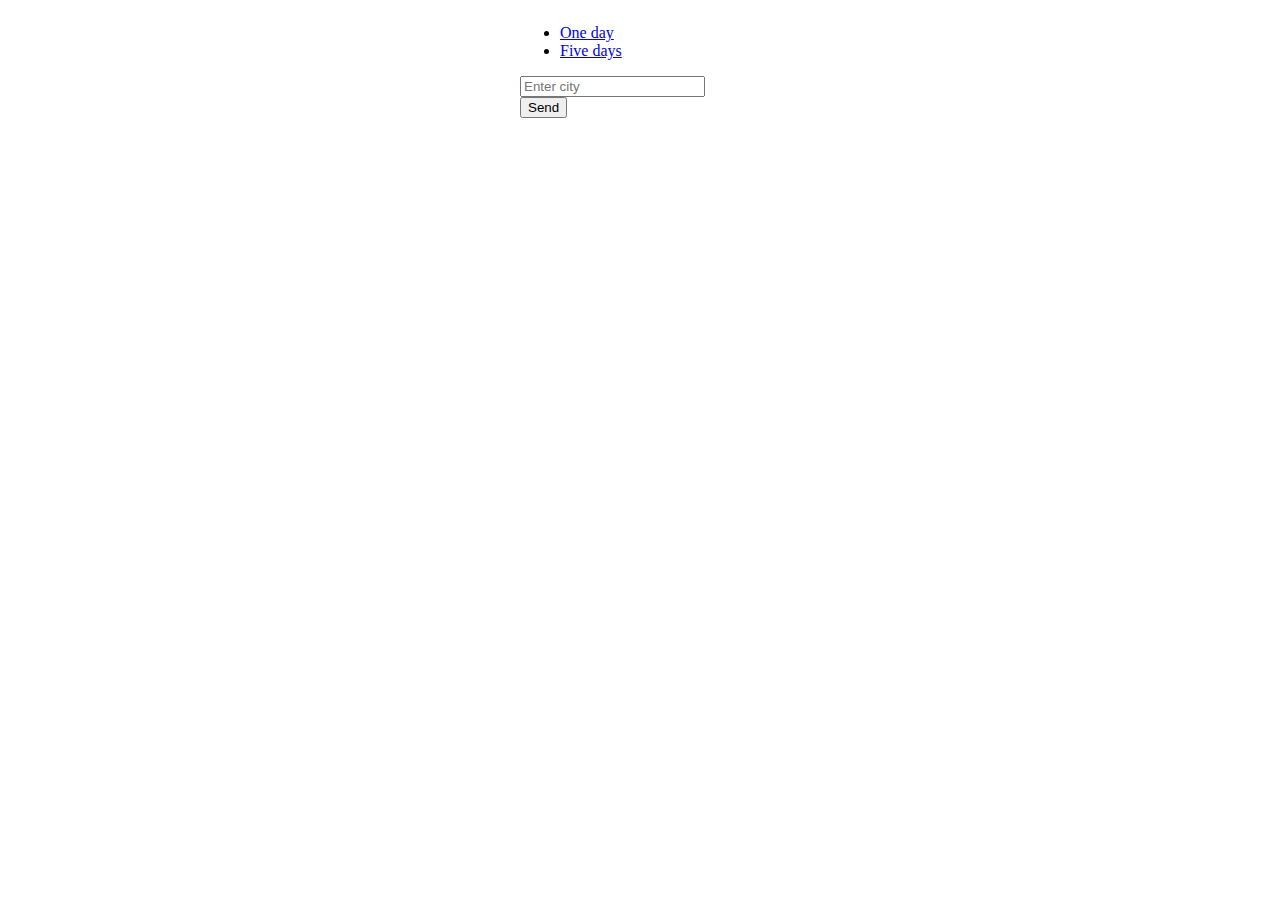
<file: unit_14/index.html>
<!DOCTYPE html>
<html lang="ru">

<head>
    <meta charset="UTF-8">
    <meta name="viewport" content="width=device-width, initial-scale=1.0">
    <meta http-equiv="X-UA-Compatible" content="ie=edge">
    <link rel="stylesheet" href="style.css">
    <link rel="stylesheet" href="https://cdn.jsdelivr.net/npm/bootstrap@4.5.3/dist/css/bootstrap.min.css"
          integrity="sha384-TX8t27EcRE3e/ihU7zmQxVncDAy5uIKz4rEkgIXeMed4M0jlfIDPvg6uqKI2xXr2" crossorigin="anonymous">
    <title>Document</title>
</head>

<body>
    <div class="main">
        <div class="one-day-meteo-block"></div>
        <div class="five-days-meteo-block"></div>
        <div class="links-group">
            <ul class="nav nav-pills nav-fill">
                <li class="nav-item">
                    <a class="nav-link one-day active" href="#" >One day</a>
                </li>
                <li class="nav-item">
                    <a class="nav-link five-days" href="#" >Five days</a>
                </li>
            </ul>
        </div>
        <div class="search-block">
            <div class="error-block"></div>
            <div class="input-group mb-3">
                <input id="search-input" type="text" class="form-control" placeholder="Enter city" aria-label="Enter city" aria-describedby="button-addon2">
                <div class="input-group-append">
                    <button id="search-city" class="btn btn-success" type="button"  >Send</button>
                </div>
            </div>
        </div>
    </div>
    <script src="script.js"></script>
</body>

</html>
</file>
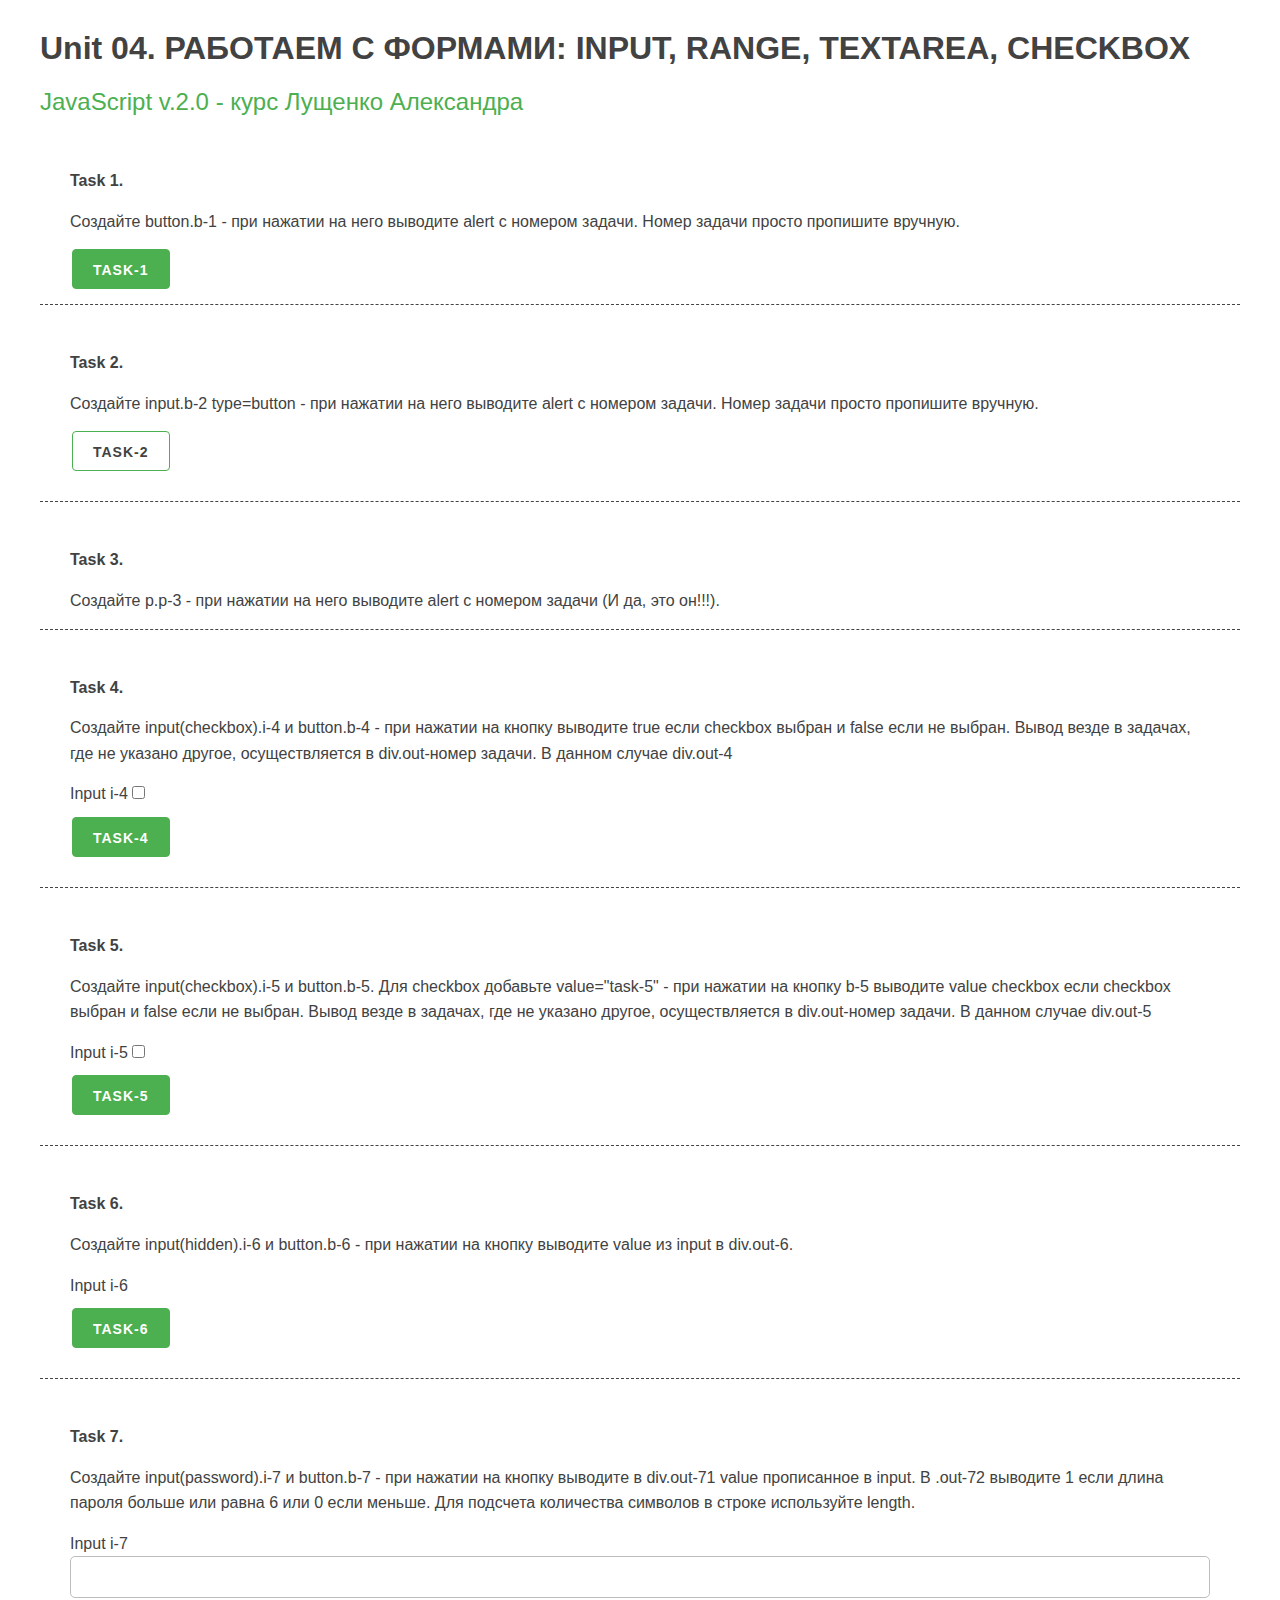
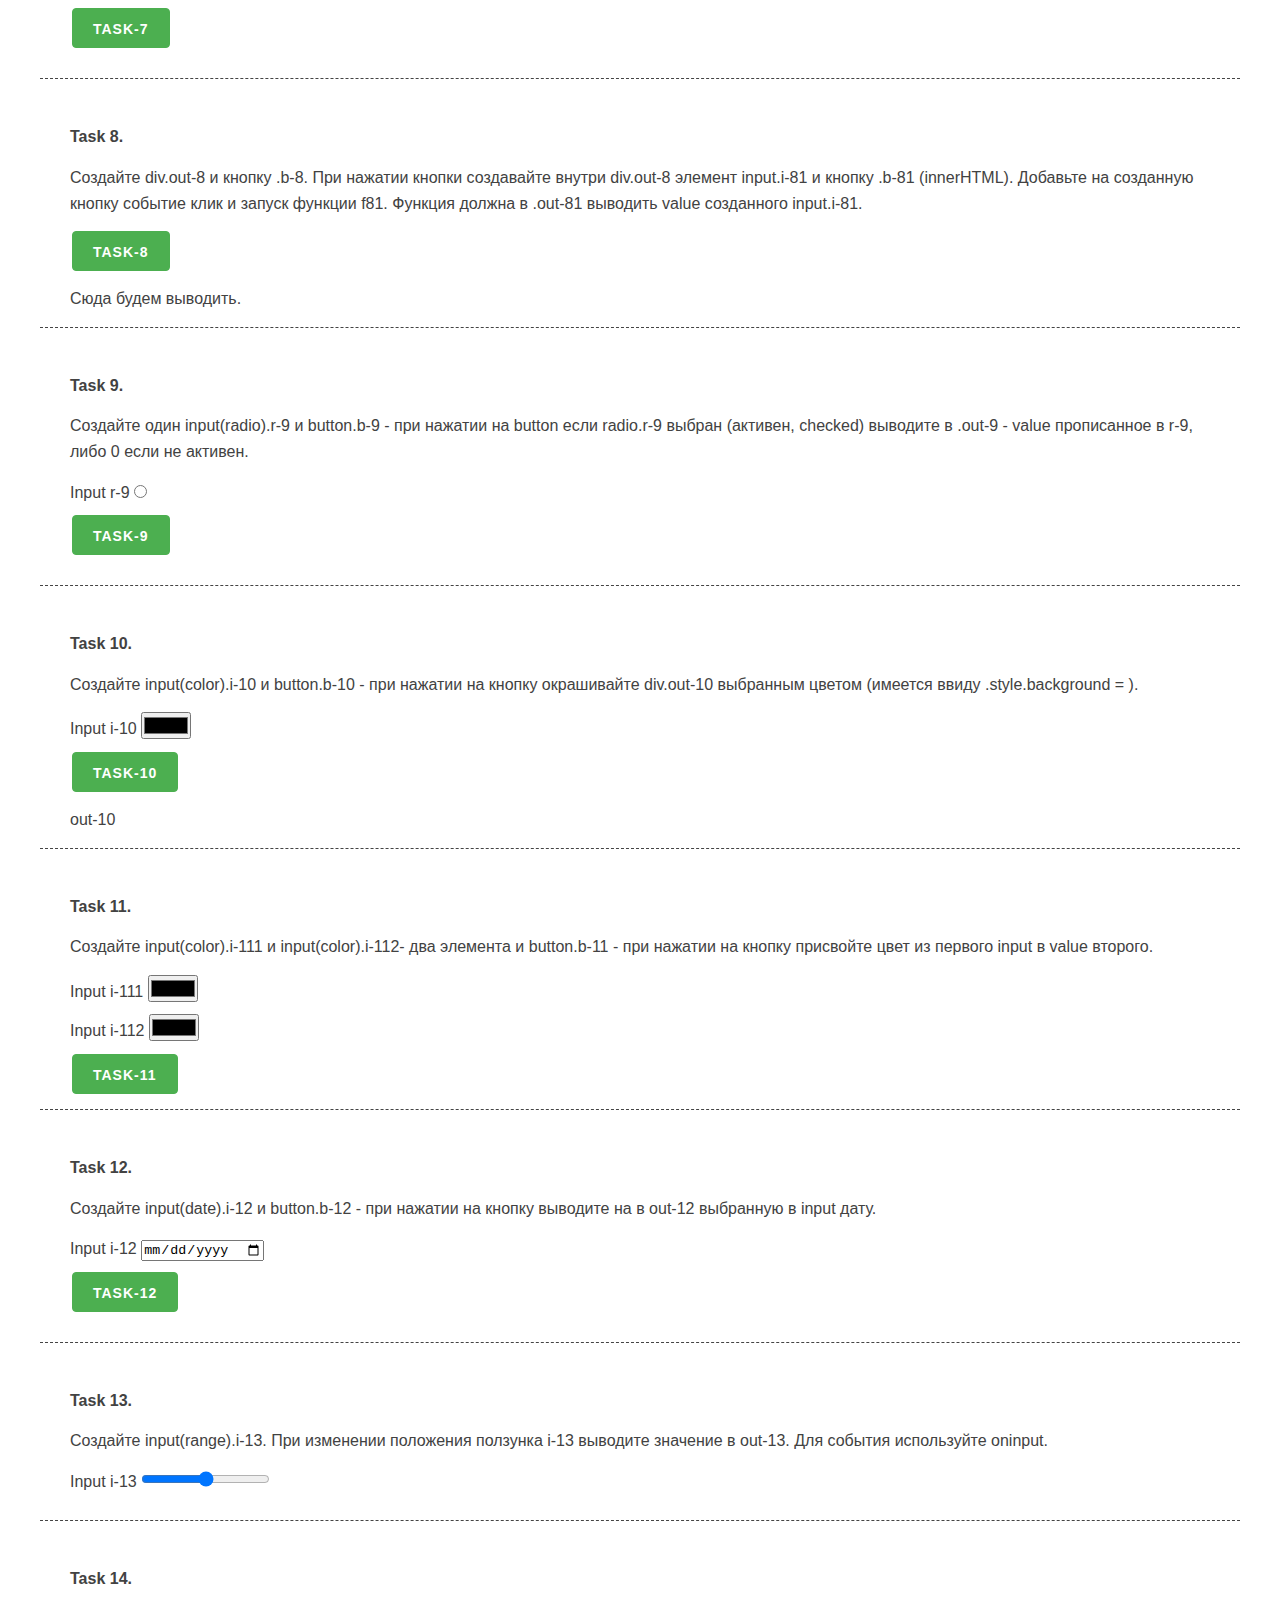
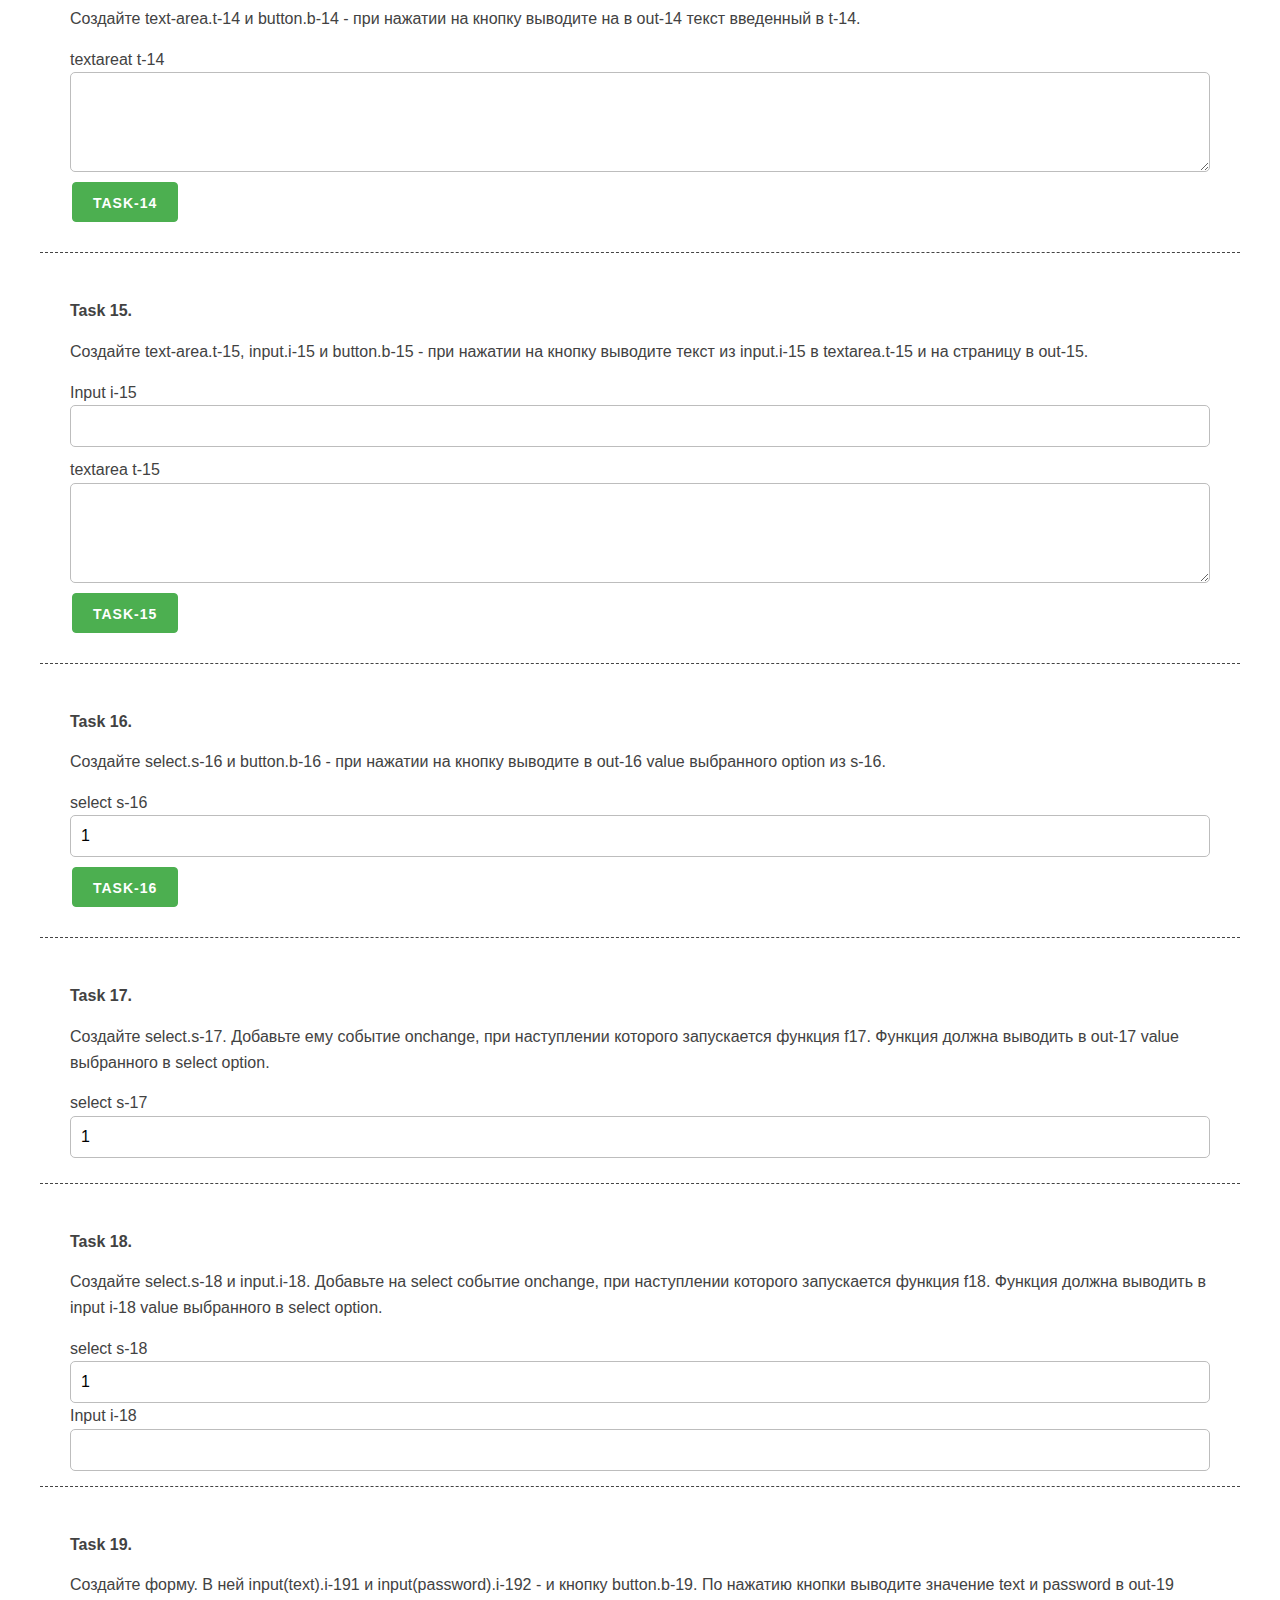
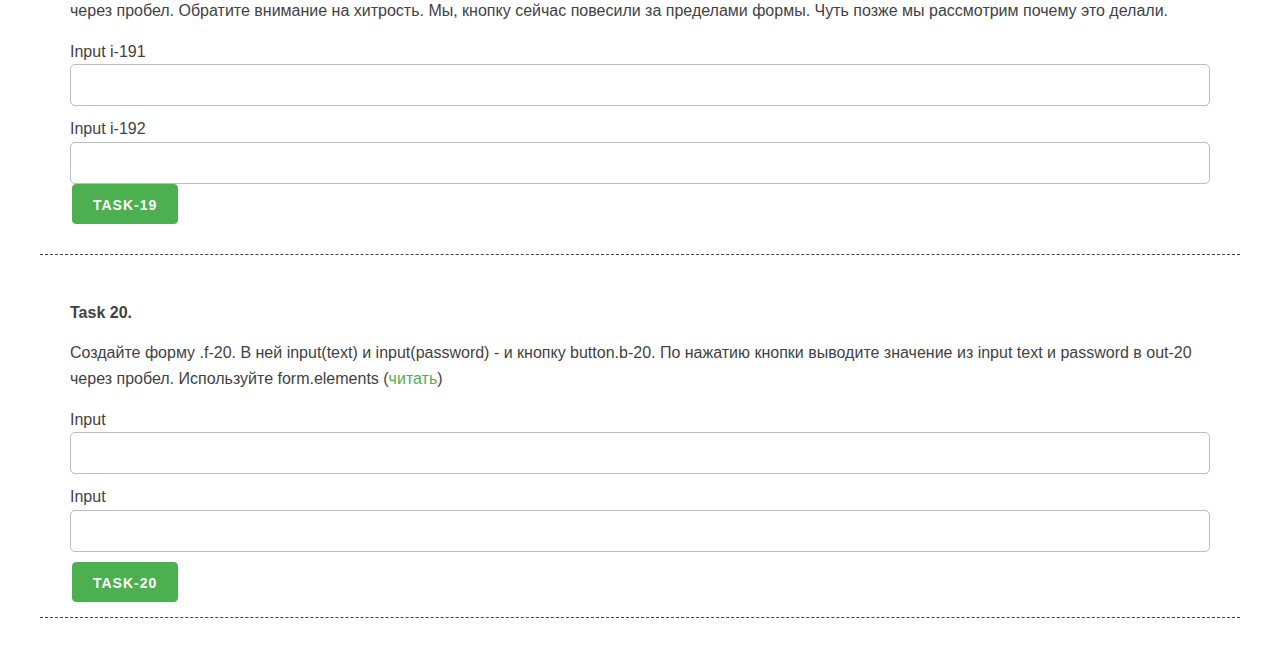
<file: unit_04/unit_04.html>
<!DOCTYPE html>
<html lang="en">

<head>
    <meta charset="UTF-8">
    <meta name="viewport" content="width=device-width, initial-scale=1.0">
    <meta http-equiv="X-UA-Compatible" content="ie=edge">
    <link rel="stylesheet" href="css/mustard-ui.min.css">
    <link rel="stylesheet" href="css/style.css">
    <title>Unit 04</title>
</head>

<body>
    <div class="container">
        <h1>Unit 04. РАБОТАЕМ С ФОРМАМИ: INPUT, RANGE, TEXTAREA, CHECKBOX</h1>
        <h2><a href="https://itgid.info/course/javascript-2" target="_blank">JavaScript v.2.0 - курс Лущенко
                Александра</a></h2>

        <section>
            <p><b>Task 1.</b></p>
            <p>Создайте button.b-1 - при нажатии на него выводите alert с номером задачи. Номер задачи просто пропишите вручную.</p>
            <button class="button-primary b-1">Task-1</button>
        </section>

        <section>
            <p><b>Task 2.</b></p>
            <p>Создайте input.b-2 type=button - при нажатии на него выводите alert с номером задачи. Номер задачи просто пропишите вручную. </p>
            <div class="form-control"><input type="button" class="b-2 button-primary" value="Task-2"></div>
        </section>

        <section>
            <p><b>Task 3.</b></p>
            <p class="p-3">Создайте p.p-3 - при нажатии на него выводите alert с номером задачи (И да, это он!!!).</p>
        </section>

        <section>
            <p><b>Task 4.</b></p>
            <p>Создайте input(checkbox).i-4 и button.b-4 - при нажатии на кнопку выводите true если checkbox выбран и
                false если не выбран. Вывод везде в задачах, где не указано другое, осуществляется в div.out-номер
                задачи. В данном случае div.out-4
            </p>
            <div class="form-control">Input i-4 <input type="checkbox" class="i-4"></div>
            <button class="button-primary b-4">Task-4</button>
            <div class="out-4"></div>
        </section>

        <section>
            <p><b>Task 5.</b></p>
            <p>Создайте input(checkbox).i-5 и button.b-5. Для checkbox добавьте value="task-5" - при нажатии на кнопку
                b-5 выводите value checkbox если checkbox выбран и false если не выбран. Вывод везде в задачах, где не
                указано другое, осуществляется в div.out-номер задачи. В данном случае div.out-5</p>
            <div class="form-control">Input i-5 <input type="checkbox" class="i-5" value="task-5"></div>
            <button class="button-primary b-5">Task-5</button>
            <div class="out-5"></div>
        </section>

        <section>
            <p><b>Task 6.</b></p>
            <p>Создайте input(hidden).i-6 и button.b-6 - при нажатии на кнопку выводите value из input в div.out-6.</p>
            <div class="form-control">Input i-6 <input type="hidden" class="i-6" value="8987"></div>
            <button class="button-primary b-6">Task-6</button>
            <div class="out-6"></div>
        </section>

        <section>
            <p><b>Task 7.</b></p>
            <p>Создайте input(password).i-7 и button.b-7 - при нажатии на кнопку выводите в div.out-71 value прописанное
                в input. В .out-72 выводите 1 если длина пароля больше или равна 6 или 0 если меньше. Для подсчета
                количества символов в строке используйте length.</p>
            <div class="form-control">Input i-7 <input type="password" class="i-7"></div>
            <button class="button-primary b-7">Task-7</button>
            <div class="out-71"></div>
            <div class="out-72"></div>
        </section>

        <section>
            <p><b>Task 8.</b></p>
            <p>Создайте div.out-8 и кнопку .b-8. При нажатии кнопки создавайте внутри div.out-8 элемент input.i-81 и
                кнопку .b-81 (innerHTML). Добавьте на созданную кнопку событие клик и запуск функции f81. Функция должна
                в .out-81 выводить value созданного input.i-81.</p>
            <button class="button-primary b-8">Task-8</button>
            <div class="out-8"></div>
            <div class="out-81">Сюда будем выводить.</div>

        </section>

        <section>
            <p><b>Task 9.</b></p>
            <p>Создайте один input(radio).r-9 и button.b-9 - при нажатии на button если radio.r-9 выбран (активен,
                checked) выводите в .out-9 - value прописанное в r-9, либо 0 если не активен.
            </p>
            <div class="form-control">Input r-9 <input type="radio" class="r-9" value="6572"></div>

            <button class="button-primary b-9">Task-9</button>
            <div class="out-9"></div>
        </section>

        <section>
            <p><b>Task 10.</b></p>
            <p>Создайте input(color).i-10 и button.b-10 - при нажатии на кнопку окрашивайте div.out-10 выбранным цветом (имеется ввиду .style.background = ).
            </p>
            <div class="form-control">Input i-10 <input type="color" class="i-10"></div>
            <button class="button-primary b-10">Task-10</button>
            <div class="out-10">out-10</div>
        </section>

        <section>
            <p><b>Task 11.</b></p>
            <p>Создайте input(color).i-111 и input(color).i-112- два элемента и button.b-11 - при нажатии на кнопку
                присвойте цвет из первого input в value второго.</p>
            <div class="form-control">Input i-111 <input type="color" class="i-111"></div>
            <div class="form-control">Input i-112 <input type="color" class="i-112"></div>
            <button class="button-primary b-11">Task-11</button>
        </section>

        <section>
            <p><b>Task 12.</b></p>
            <p>Создайте input(date).i-12 и button.b-12 - при нажатии на кнопку выводите на в out-12 выбранную в input
                дату.</p>
            <div class="form-control">Input i-12 <input type="date" class="i-12"></div>
            <button class="button-primary b-12">Task-12</button>
            <div class="out-12"></div>
        </section>

        <section>
            <p><b>Task 13.</b></p>
            <p>Создайте input(range).i-13. При изменении положения ползунка i-13 выводите значение в out-13. Для события
                используйте oninput.</p>
            <div class="form-control">Input i-13 <input type="range" class="i-13"></div>
            <div class="out-13"></div>
        </section>

        <section>
            <p><b>Task 14.</b></p>
            <p>Создайте text-area.t-14 и button.b-14 - при нажатии на кнопку выводите на в out-14 текст введенный в
                t-14.</p>
            <div class="form-control">textareat t-14 <textarea class="t-14"></textarea></div>
            <button class="button-primary b-14">Task-14</button>
            <div class="out-14"></div>
        </section>

        <section>
            <p><b>Task 15.</b></p>
            <p>Создайте text-area.t-15, input.i-15 и button.b-15 - при нажатии на кнопку выводите текст из input.i-15 в
                textarea.t-15 и на страницу в out-15.</p>
            <div class="form-control">Input i-15 <input type="text" class="i-15"></div>
            <div class="form-control">textarea t-15 <textarea class="t-15"></textarea></div>
            <button class="button-primary b-15">Task-15</button>
            <div class="out-15"></div>
        </section>

        <section>
            <p><b>Task 16.</b></p>
            <p>Создайте select.s-16 и button.b-16 - при нажатии на кнопку выводите в out-16 value выбранного option из
                s-16.</p>
            <div class="form-control"> select s-16
                <select class="s-16">
                    <option value="one">1</option>
                    <option value="two">2</option>
                    <option value="five">5</option>
                </select>
            </div>
            <button class="button-primary b-16">Task-16</button>
            <div class="out-16"></div>
        </section>

        <section>
            <p><b>Task 17.</b></p>
            <p>Создайте select.s-17. Добавьте ему событие onchange, при наступлении которого запускается функция f17.
                Функция должна выводить в out-17 value выбранного в select option.</p>
            <div class="form-control"> select s-17
                <select class="s-17">
                    <option value="one">1</option>
                    <option value="two">2</option>
                    <option value="five">5</option>
                </select>
            </div>
            <div class="out-17"></div>
        </section>

        <section>
            <p><b>Task 18.</b></p>
            <p>Создайте select.s-18 и input.i-18. Добавьте на select событие onchange, при наступлении которого
                запускается функция f18. Функция должна выводить в input i-18 value выбранного в select option.</p>
            <div class="form-control"> select s-18
                <select class="s-18">
                    <option value="one">1</option>
                    <option value="two">2</option>
                    <option value="five">5</option>
                </select>
                <div class="form-control">Input i-18 <input type="text" class="i-18"></div>
            </div>
        </section>

        <section>
            <p><b>Task 19.</b></p>
            <p>Создайте форму. В ней input(text).i-191 и input(password).i-192 - и кнопку button.b-19. По нажатию кнопки
                выводите значение text и password в out-19 через пробел. Обратите внимание на хитрость. Мы, кнопку
                сейчас повесили за пределами формы. Чуть позже мы рассмотрим почему это делали.</p>
            <form action="">
                <div class="form-control">Input i-191 <input type="text" class="i-191"></div>
                <div class="form-control">Input i-192 <input type="password" class="i-192"></div>
            </form>
            <button class="button-primary b-19">Task-19</button>
            <div class="out-19"></div>
        </section>

        <section>
            <p><b>Task 20.</b></p>
            <p>Создайте форму .f-20. В ней input(text) и input(password) - и кнопку button.b-20. По нажатию кнопки
                выводите значение из input text и password в out-20 через пробел. Используйте form.elements (<a
                    target="_blank"
                    href="https://developer.mozilla.org/en-US/docs/Web/API/HTMLFormElement/elements">читать</a>)</p>
            <form class="f-20">
                <div class="form-control">Input <input type="text" name="username"></div>
                <div class="form-control">Input <input type="password" name="password"></div>

                <button class="button-primary b-20">Task-20</button>
            </form>
            <div class="out-20"></div>
        </section>

    </div>

    <script src="unit_04.js"></script>
</body>

</html>
</file>
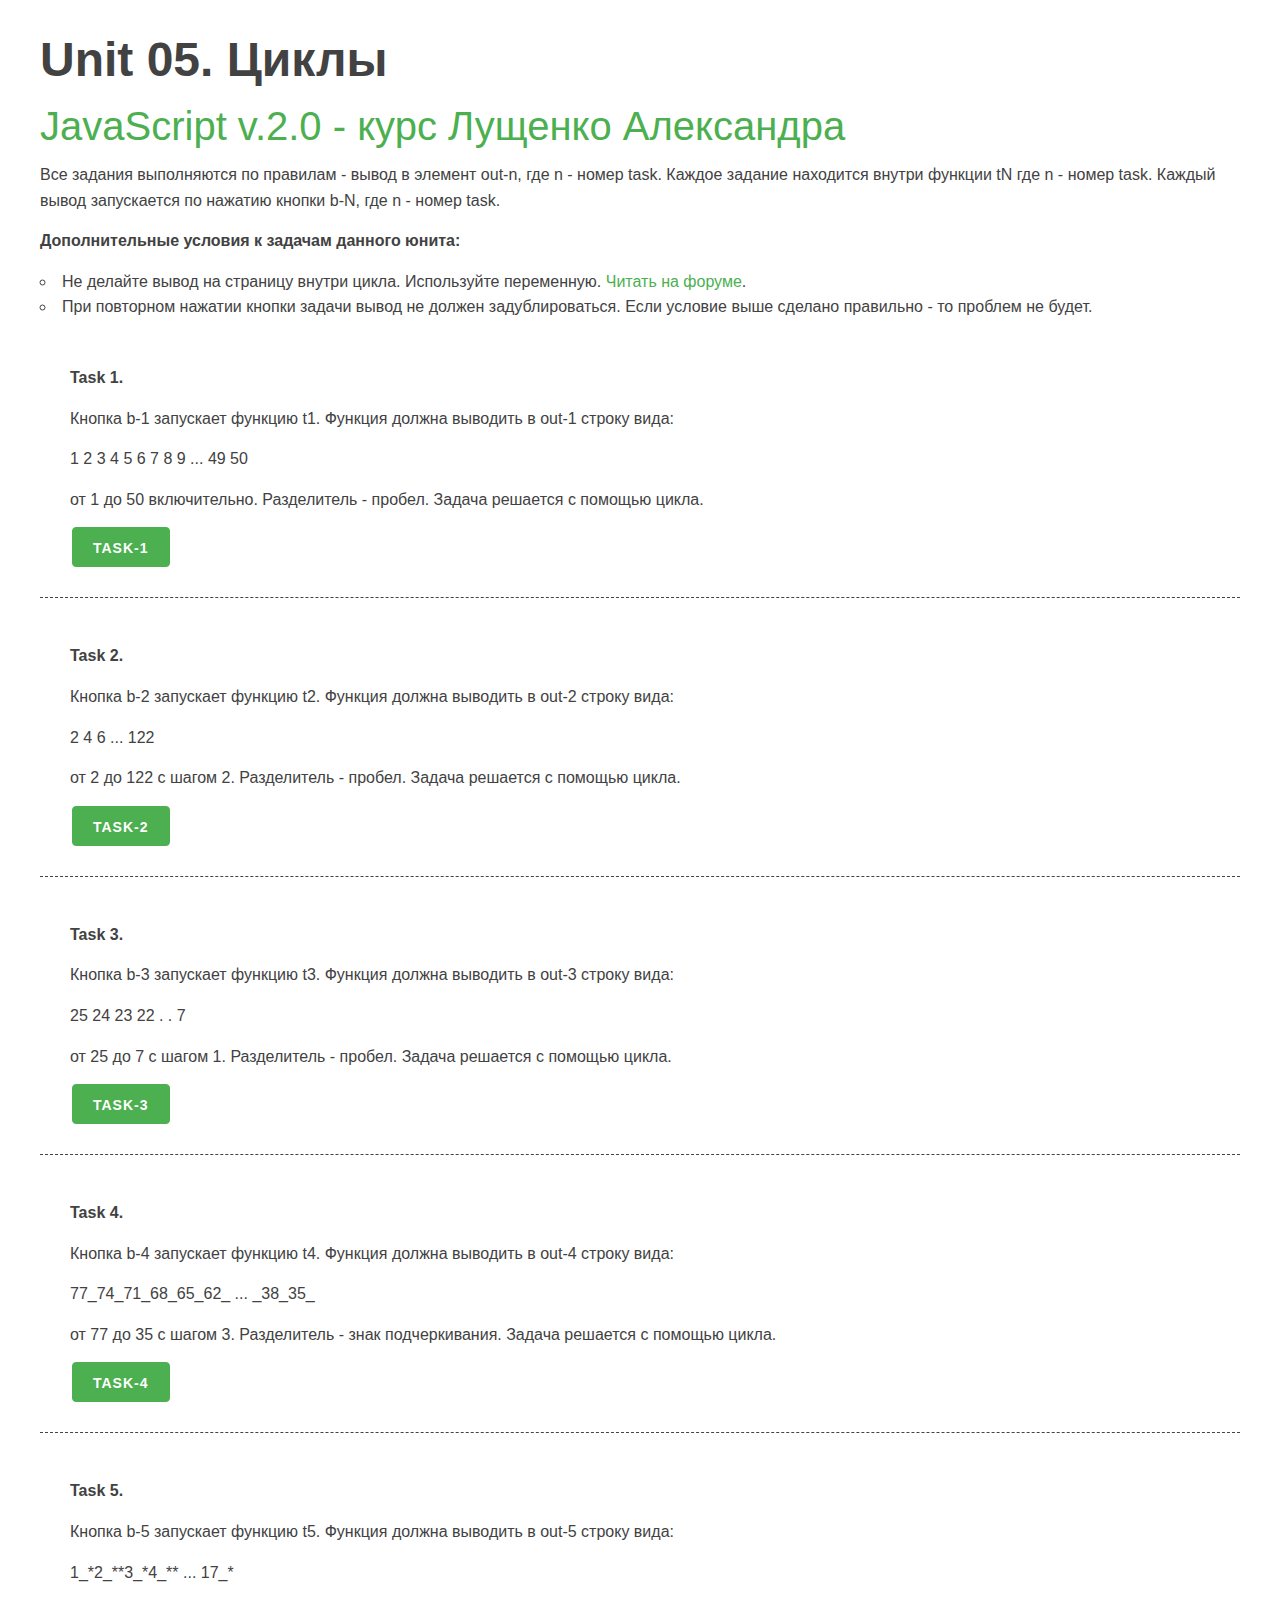
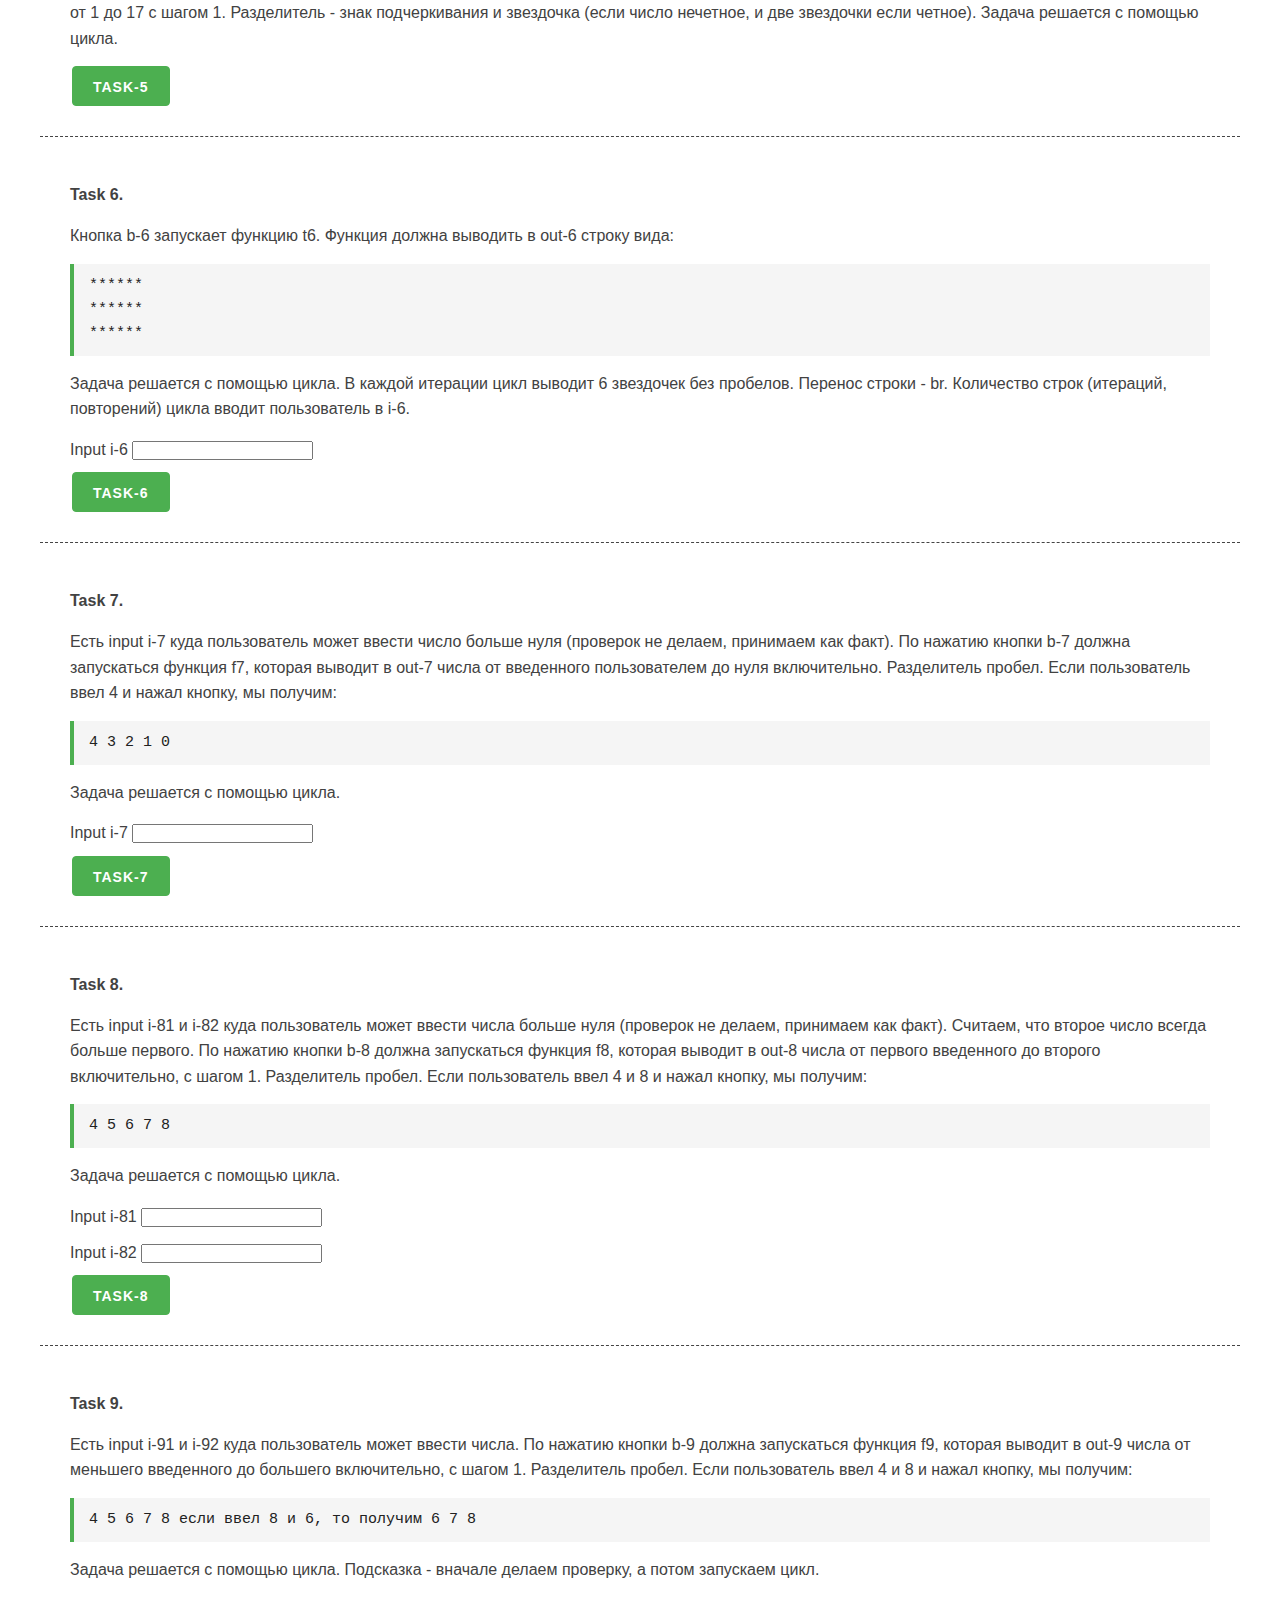
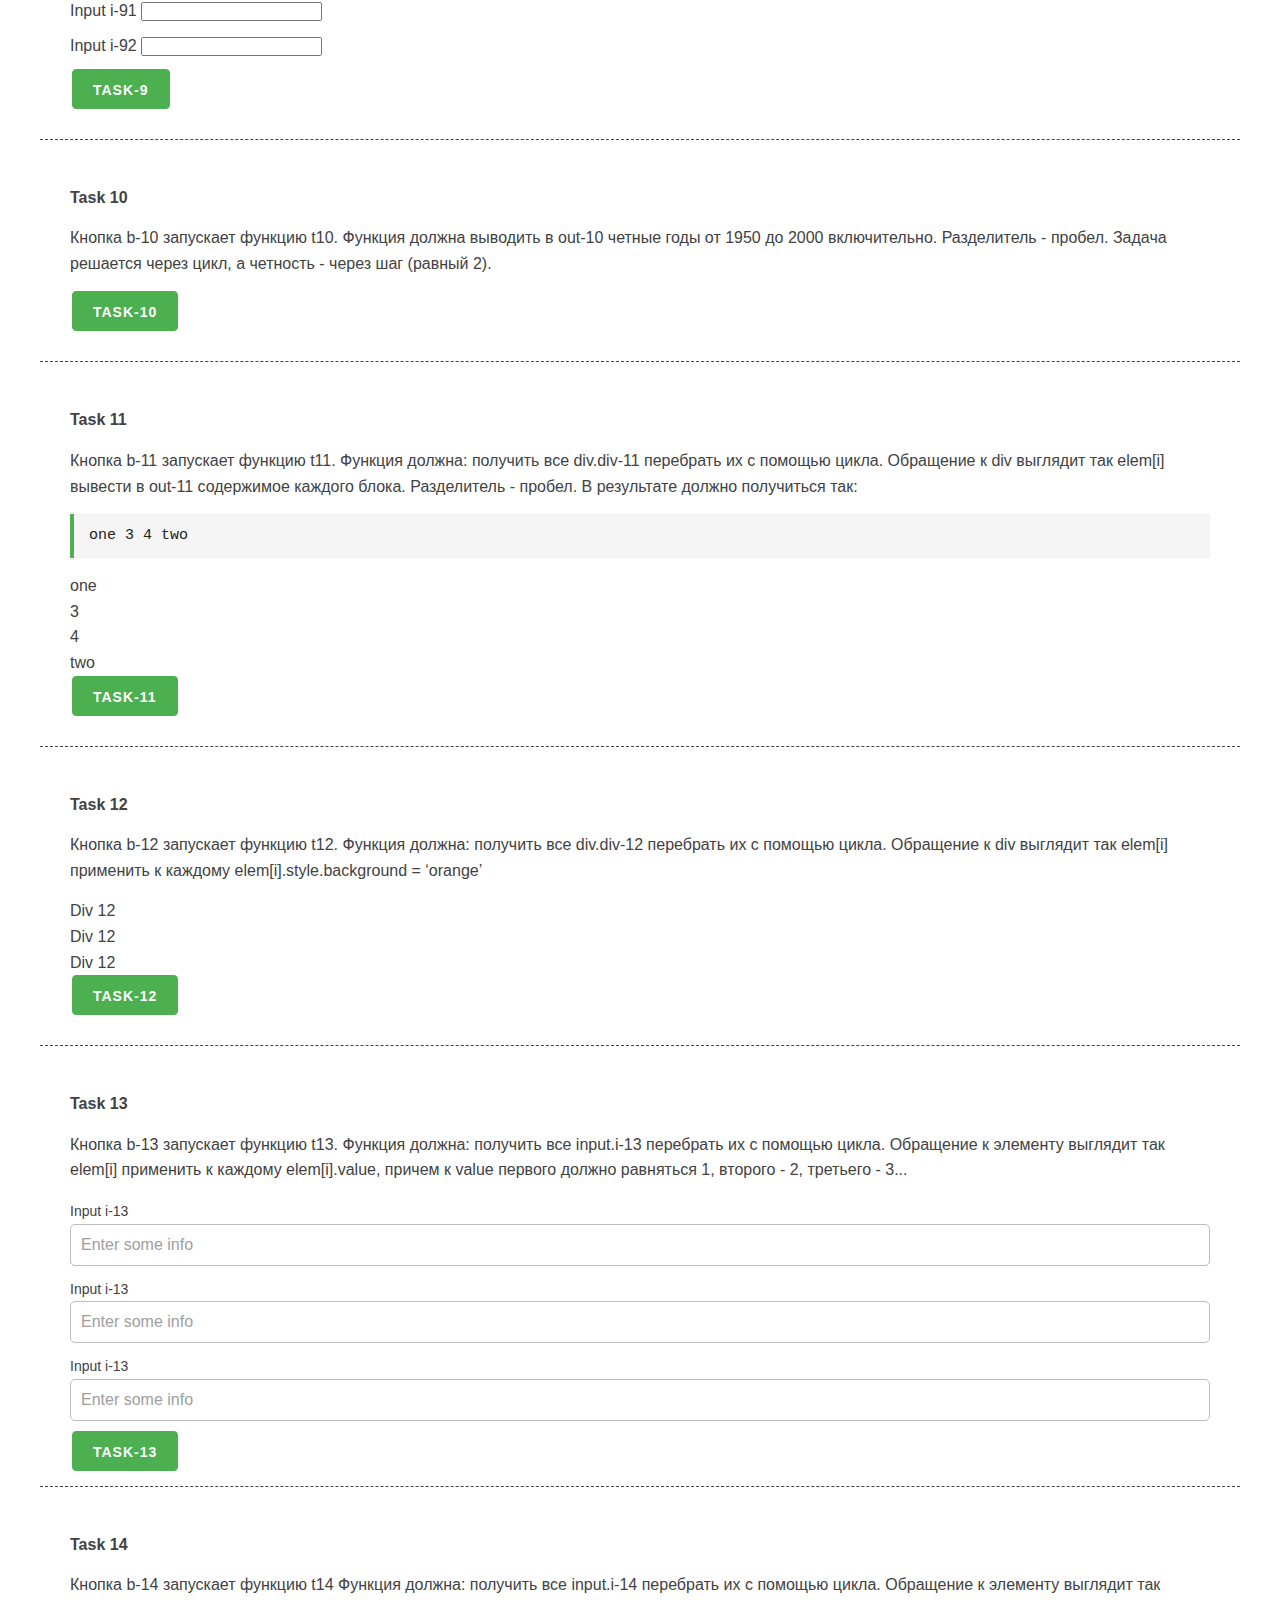
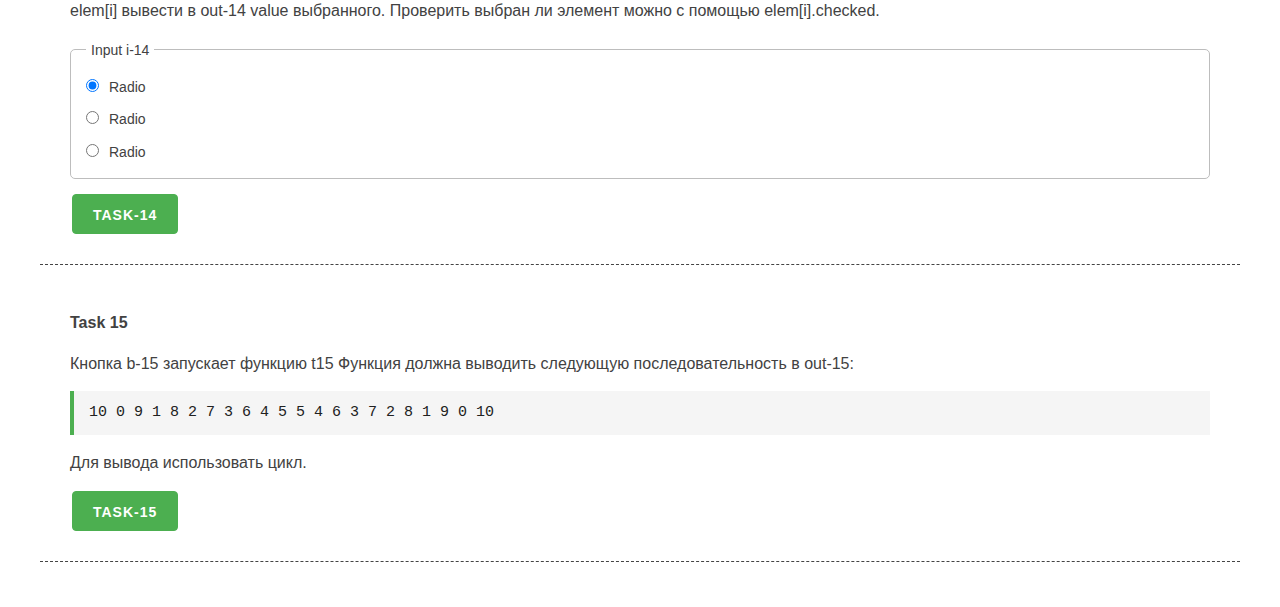
<file: unit_05/unit_05.html>
<!DOCTYPE html>
<html lang="en">

<head>
    <meta charset="UTF-8">
    <meta name="viewport" content="width=device-width, initial-scale=1.0">
    <meta http-equiv="X-UA-Compatible" content="ie=edge">
    <link rel="stylesheet" href="css/mustard-ui.min.css">
    <link rel="stylesheet" href="css/style.css">
    <title>Unit 05</title>
</head>

<body>
    <div class="container">
        <h1>Unit 05. Циклы</h1>
        <h2><a href="https://itgid.info/course/javascript-2" target="_blank">JavaScript v.2.0 - курс Лущенко
                Александра</a></h2>
        <p>Все задания выполняются по правилам - вывод в элемент out-n, где n - номер task. Каждое задание находится
            внутри функции tN где n - номер task. Каждый вывод запускается по нажатию кнопки b-N, где n - номер task.</p>
        <p><strong>Дополнительные условия к задачам данного юнита:</strong></p>
        <ul>
            <li>Не делайте вывод на страницу внутри цикла. Используйте переменную. <a href="https://itgid.info/forum/post?course=1&unit=28&task=564" target="_blank">Читать на форуме</a>.</li>
            <li>При повторном нажатии кнопки задачи вывод не должен задублироваться. Если условие выше сделано правильно - то проблем не будет.</li>
        </ul>
        <section>
            <p><b>Task 1.</b></p>
            <p>Кнопка b-1 запускает функцию t1. Функция должна выводить в out-1 строку вида:</p>
            <p>1 2 3 4 5 6 7 8 9 ... 49 50</p>
            от 1 до 50 включительно. Разделитель - пробел. Задача решается с помощью цикла.</p>

            <button class="button-primary b-1">Task-1</button>
            <div class="out-1"></div>
        </section>

        <section>
            <p><b>Task 2.</b></p>
            <p>Кнопка b-2 запускает функцию t2. Функция должна выводить в out-2 строку вида:</p>
            <p>2 4 6 ... 122</p>
            <p>от 2 до 122 c шагом 2. Разделитель - пробел. Задача решается с помощью цикла.</p>
            <button class="button-primary b-2">Task-2</button>
            <div class="out-2"></div>
        </section>

        <section>
            <p><b>Task 3.</b></p>
            <p>Кнопка b-3 запускает функцию t3. Функция должна выводить в out-3 строку вида:</p>
            <p> 25 24 23 22 . . 7</p>
            <p> от 25 до 7 c шагом 1. Разделитель - пробел. Задача решается с помощью цикла.</p>
            <button class="button-primary b-3">Task-3</button>
            <div class="out-3"></div>
        </section>

        <section>
            <p><b>Task 4.</b></p>
            <p>Кнопка b-4 запускает функцию t4. Функция должна выводить в out-4 строку вида: </p>
            <p> 77_74_71_68_65_62_ ... _38_35_ </p>
            <p> от 77 до 35 c шагом 3. Разделитель - знак подчеркивания. Задача решается с помощью цикла.
            </p>
            <button class="button-primary b-4">Task-4</button>
            <div class="out-4"></div>
        </section>

        <section>
            <p><b>Task 5.</b></p>
            <p>Кнопка b-5 запускает функцию t5. Функция должна выводить в out-5 строку вида:</p>
            <p> 1_*2_**3_*4_** ... 17_*</p>
            <p> от 1 до 17 c шагом 1. Разделитель - знак подчеркивания и звездочка (если число нечетное, и две звездочки
                если четное). Задача решается с помощью цикла.
            </p>
            <button class="button-primary b-5">Task-5</button>
            <div class="out-5"></div>
        </section>

        <section>
            <p><b>Task 6.</b></p>
            <p>Кнопка b-6 запускает функцию t6. Функция должна выводить в out-6 строку вида: </p>
            <pre>
                ******<br>
                ******<br>
                ******<br>
            </pre>
            <p> Задача решается с помощью цикла. В каждой итерации цикл выводит 6 звездочек без пробелов. Перенос строки - br. Количество строк (итераций, повторений) цикла вводит пользователь в i-6.
            </p>
            <div class="form-control">Input i-6 <input type="number" class="i-6"></div>
            <button class="button-primary b-6">Task-6</button>
            <div class="out-6"></div>
        </section>

        <section>
            <p><b>Task 7.</b></p>
            <p>Есть input i-7 куда пользователь может ввести число больше нуля (проверок не делаем, принимаем как факт).
                По нажатию кнопки b-7 должна запускаться функция f7, которая выводит в out-7 числа от введенного
                пользователем до нуля включительно. Разделитель пробел. Если пользователь ввел 4 и нажал кнопку, мы
                получим:</p>
            <pre>
            4 3 2 1 0
            </pre>
            <p>Задача решается с помощью цикла.</p>
            <div class="form-control">Input i-7 <input type="number" class="i-7"></div>
            <button class="button-primary b-7">Task-7</button>
            <div class="out-7"></div>
        </section>


        <section>
            <p><b>Task 8.</b></p>
            <p>Есть input i-81 и i-82 куда пользователь может ввести числа больше нуля (проверок не делаем, принимаем
                как факт). Считаем, что второе число всегда больше первого. По нажатию кнопки b-8 должна запускаться
                функция f8, которая выводит в out-8 числа от первого введенного до второго включительно, с шагом 1.
                Разделитель пробел. Если пользователь ввел 4 и 8 и нажал кнопку, мы получим:</p>
            <pre>
                4 5 6 7 8
            </pre>
            <p>Задача решается с помощью цикла.</p>
            <div class="form-control">Input i-81 <input type="number" class="i-81"></div>
            <div class="form-control">Input i-82 <input type="number" class="i-82"></div>

            <button class="button-primary b-8">Task-8</button>
            <div class="out-8"></div>
        </section>

        <section>
            <p><b>Task 9.</b></p>
            <p>Есть input i-91 и i-92 куда пользователь может ввести числа. По нажатию кнопки b-9 должна запускаться
                функция f9, которая выводит в out-9 числа от меньшего введенного до большего включительно, с шагом 1.
                Разделитель пробел. Если пользователь ввел 4 и 8 и нажал кнопку, мы получим:</p>
            <pre>
                4 5 6 7 8
                если ввел 8 и 6, то получим
                6 7 8
            </pre>
            <p> Задача решается с помощью цикла. Подсказка - вначале делаем проверку, а потом запускаем цикл.</p>
            <div class="form-control">Input i-91 <input type="number" class="i-91"></div>
            <div class="form-control">Input i-92 <input type="number" class="i-92"></div>
            <button class="button-primary b-9">Task-9</button>
            <div class="out-9"></div>
        </section>

        <section>
            <p><b>Task 10</b></p>
            <p>Кнопка b-10 запускает функцию t10. Функция должна выводить в out-10 четные годы от 1950 до 2000
                включительно. Разделитель - пробел. Задача решается через цикл, а четность - через шаг (равный 2).</p>
            <button class="button-primary b-10">Task-10</button>
            <div class="out-10"></div>
        </section>

        <section>
            <p><b>Task 11</b></p>
            <p>Кнопка b-11 запускает функцию t11. Функция должна:
                получить все div.div-11
                перебрать их с помощью цикла. Обращение к div выглядит так elem[i]
                вывести в out-11 содержимое каждого блока. Разделитель - пробел.
                В результате должно получиться так:</p>
            <pre>
                one 3 4 two
            </pre>
            <div class="div-11">one</div>
            <div class="div-11">3</div>
            <div class="div-11">4</div>
            <div class="div-11">two</div>
            <button class="button-primary b-11">Task-11</button>
            <div class="out-11"></div>
        </section>

        <section>
            <p><b>Task 12</b></p>
            <p>Кнопка b-12 запускает функцию t12. Функция должна:
                получить все div.div-12
                перебрать их с помощью цикла. Обращение к div выглядит так elem[i]
                применить к каждому elem[i].style.background = ‘orange’</p>
            <div class="div-12">Div 12</div>
            <div class="div-12">Div 12</div>
            <div class="div-12">Div 12</div>
            <button class="button-primary b-12">Task-12</button>
            <div class="out-12"></div>
        </section>

        <section>
            <p><b>Task 13</b></p>
            <p>Кнопка b-13 запускает функцию t13. Функция должна:
                получить все input.i-13
                перебрать их с помощью цикла. Обращение к элементу выглядит так elem[i]
                применить к каждому elem[i].value, причем к value первого должно равняться 1, второго - 2, третьего -
                3...
            </p>
            <div class="form-control">
                <label>Input i-13</label>
                <input type="text" placeholder="Enter some info" class="i-13">
            </div>
            <div class="form-control">
                <label>Input i-13</label>
                <input type="text" placeholder="Enter some info" class="i-13">
            </div>
            <div class="form-control">
                <label>Input i-13</label>
                <input type="text" placeholder="Enter some info" class="i-13">
            </div>
            <button class="button-primary b-13">Task-13</button>
        </section>

        <section>
            <p><b>Task 14</b></p>
            <p>Кнопка b-14 запускает функцию t14 Функция должна:
                получить все input.i-14
                перебрать их с помощью цикла. Обращение к элементу выглядит так elem[i]
                вывести в out-14 value выбранного. Проверить выбран ли элемент можно с помощью elem[i].checked.
            </p>
            <fieldset>
                <legend>Input i-14</legend>
                <div class="form-control">
                    <label><input type="radio" name="i-14" class="i-14" checked value="333">Radio</label>
                </div>
                <div class="form-control">
                    <label><input type="radio" name="i-14" class="i-14" value="444">Radio</label>
                </div>
                <div class="form-control">
                    <label><input type="radio" name="i-14" class="i-14" value="555">Radio</label>
                </div>
            </fieldset>
            <button class="button-primary b-14">Task-14</button>
            <div class="out-14"></div>
        </section>

        <section>
            <p><b>Task 15</b></p>
            <p>Кнопка b-15 запускает функцию t15 Функция должна выводить следующую последовательность в out-15:</p>
            <pre>
                10 0 9 1 8 2 7 3 6 4 5 5 4 6 3 7 2 8 1 9 0 10
               </pre>
            <p> Для вывода использовать цикл.
            </p>

            <button class="button-primary b-15">Task-15</button>
            <div class="out-15"></div>
        </section>
    </div>

    <script src="unit_05.js"></script>
</body>

</html>
</file>
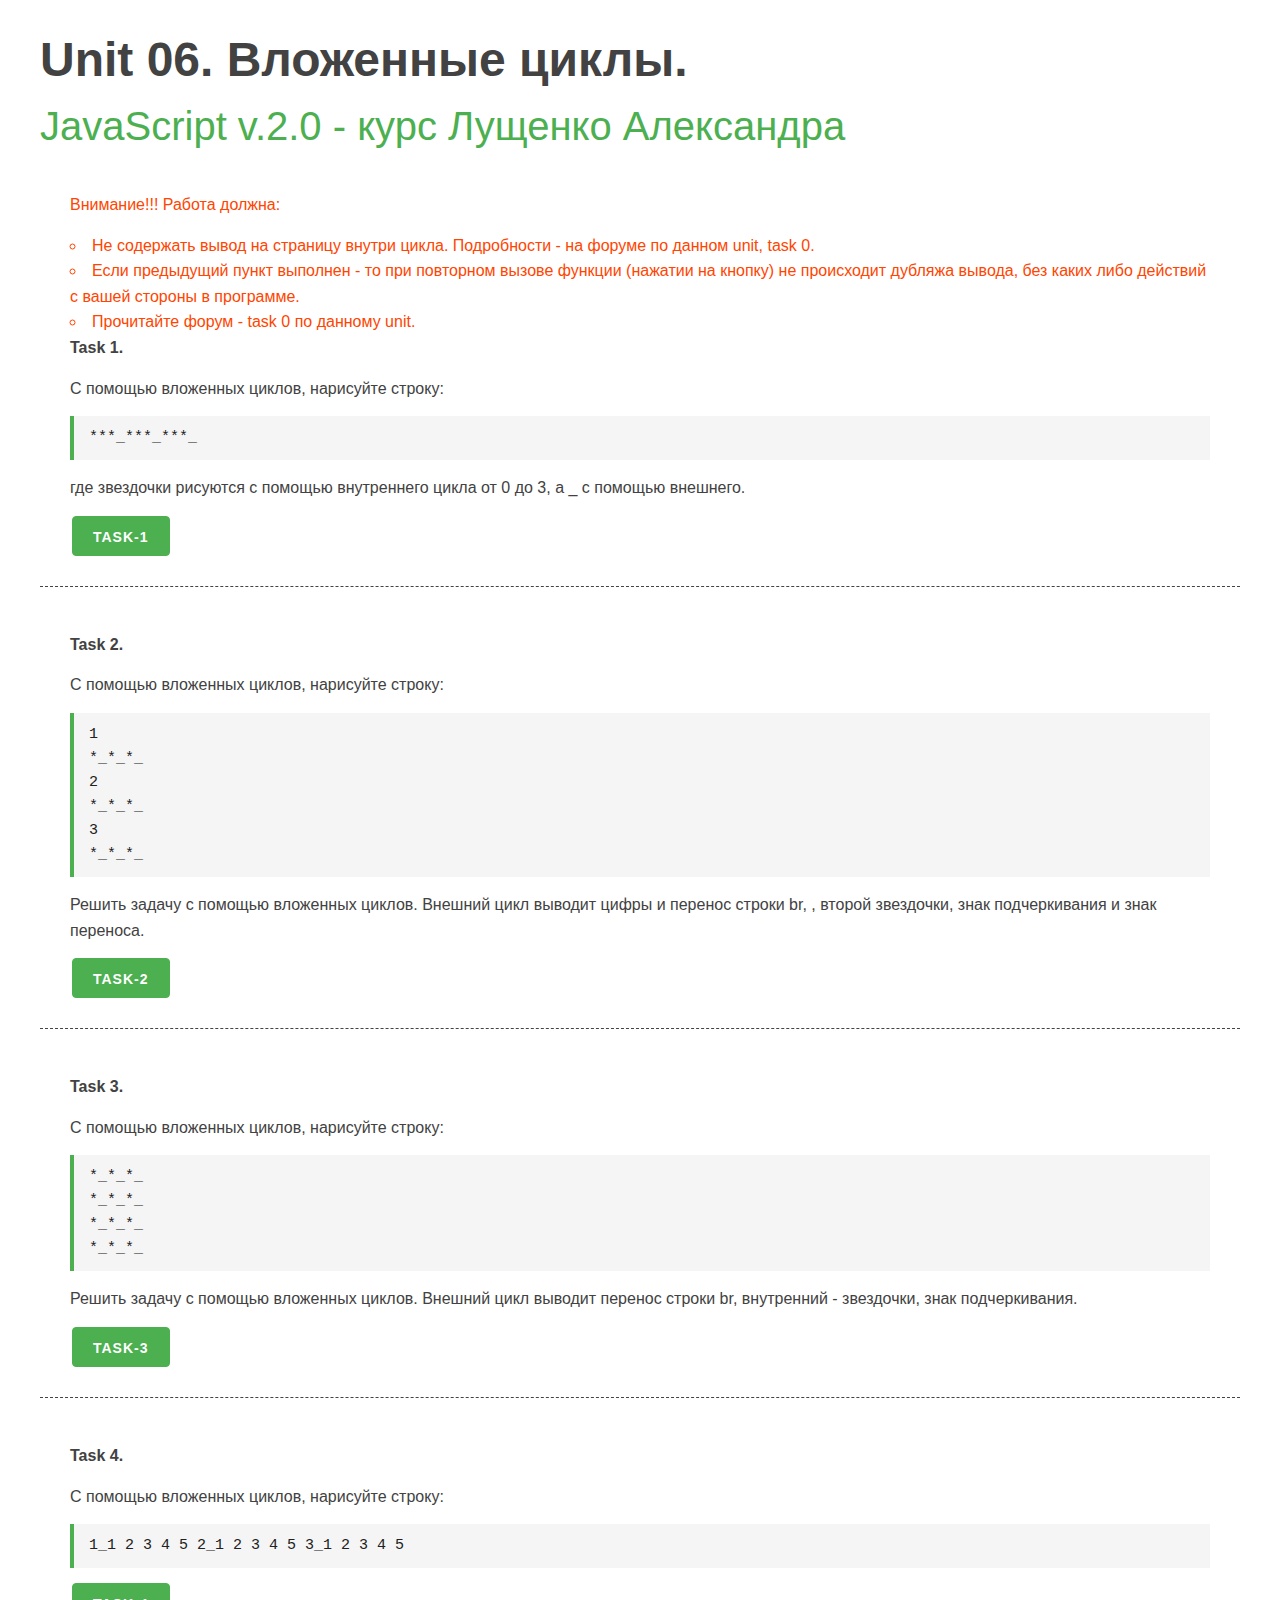
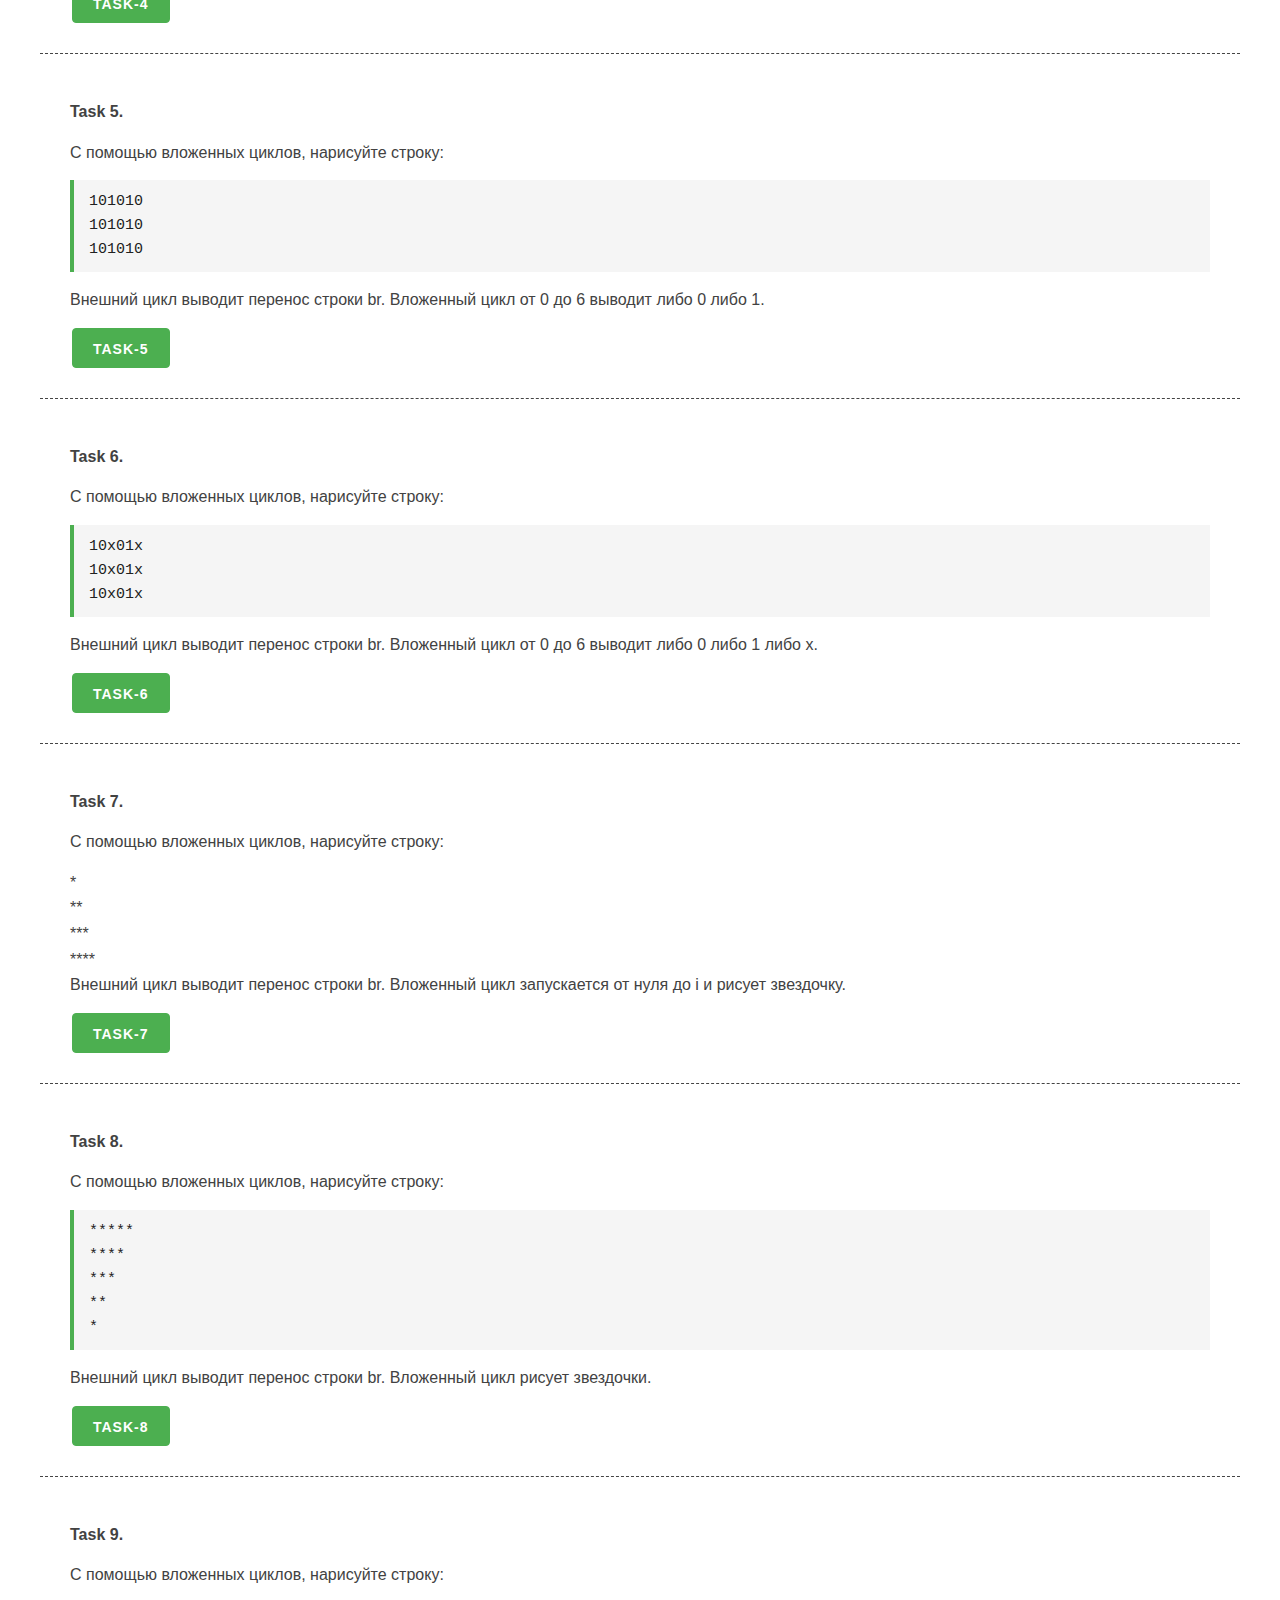
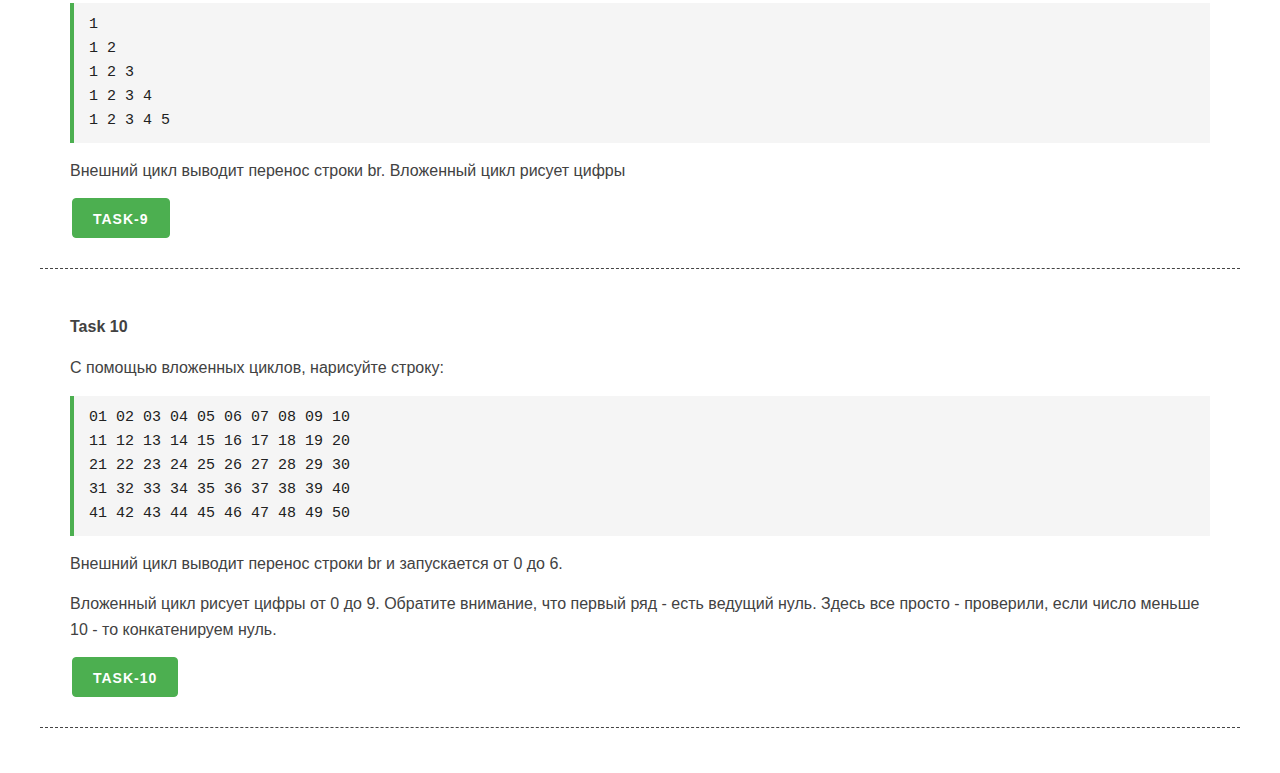
<file: unit_06/unit_06.html>
<!DOCTYPE html>
<html lang="en">

<head>
    <meta charset="UTF-8">
    <meta name="viewport" content="width=device-width, initial-scale=1.0">
    <meta http-equiv="X-UA-Compatible" content="ie=edge">
    <link rel="stylesheet" href="css/mustard-ui.min.css">
    <link rel="stylesheet" href="css/style.css">
    <title>Unit 06</title>
</head>

<body>
    <div class="container">
        <h1>Unit 06. Вложенные циклы.</h1>
        <h2><a href="https://itgid.info/course/javascript-2" target="_blank">JavaScript v.2.0 - курс Лущенко
                Александра</a></h2>
        <section>
		<div style="color: orangered">
		<p>Внимание!!! Работа должна:</p>
		<ul>
		  <li>Не содержать вывод на страницу внутри цикла. Подробности - на форуме по данном unit, task 0.</li>
		  <li>Если предыдущий пункт выполнен - то при повторном вызове функции (нажатии на кнопку) не происходит дубляжа вывода, без каких либо действий с вашей стороны  в программе.</li>
		  <li>Прочитайте форум - task 0 по данному unit.</li>
		</ul>
		</div>
            <p><b>Task 1.</b></p>
            <p>С помощью вложенных циклов, нарисуйте строку:</p>
            <pre>
***_***_***_
</pre>
            <p>где звездочки рисуются с помощью внутреннего цикла от 0 до 3, а _ с помощью внешнего.</p>
            <button class="button-primary b-1">Task-1</button>
            <div class="out-1"></div>
        </section>

        <section>
            <p><b>Task 2.</b></p>
            <p>С помощью вложенных циклов, нарисуйте строку:</p>
            <pre>
1<br>
*_*_*_<br>
2<br>
*_*_*_<br>
3<br>
*_*_*_<br>
</pre>
            <p>Решить задачу с помощью вложенных циклов. Внешний цикл выводит цифры и перенос строки br, , второй
                звездочки, знак подчеркивания и знак переноса.</p>
            <button class="button-primary b-2">Task-2</button>
            <div class="out-2"></div>
        </section>

        <section>
            <p><b>Task 3.</b></p>
            <p>С помощью вложенных циклов, нарисуйте строку:</p>
            <pre>
*_*_*_<br>
*_*_*_<br>
*_*_*_<br>
*_*_*_<br>
</pre>
            <p>Решить задачу с помощью вложенных циклов. Внешний цикл выводит перенос строки br, внутренний - звездочки,
                знак подчеркивания.</p>
            <button class="button-primary b-3">Task-3</button>
            <div class="out-3"></div>
        </section>

        <section>
            <p><b>Task 4.</b></p>
            <p>С помощью вложенных циклов, нарисуйте строку:</p>
            <pre>
                1_1 2 3 4 5 2_1 2 3 4 5 3_1 2 3 4 5
</pre>
            <button class="button-primary b-4">Task-4</button>
            <div class="out-4"></div>
        </section>

        <section>
            <p><b>Task 5.</b></p>
            <p>С помощью вложенных циклов, нарисуйте строку:</p>
            <pre>
101010<br>
101010<br>
101010<br>
</pre>
            <p>Внешний цикл выводит перенос строки br. Вложенный цикл от 0 до 6 выводит либо 0 либо 1.</p>
            <button class="button-primary b-5">Task-5</button>
            <div class="out-5"></div>
        </section>

        <section>
            <p><b>Task 6.</b></p>
            <p>С помощью вложенных циклов, нарисуйте строку:</p>
            <pre>
 10x01x<br>
 10x01x<br>
 10x01x<br>
</pre>
            <p>Внешний цикл выводит перенос строки br. Вложенный цикл от 0 до 6 выводит либо 0 либо 1 либо х.</p>
            <button class="button-primary b-6">Task-6</button>
            <div class="out-6"></div>
        </section>

        <section>
            <p><b>Task 7.</b></p>
            <p>С помощью вложенных циклов, нарисуйте строку:</p>
            *<br>
            **<br>
            ***<br>
            ****<br>
            </pre>
            <p>Внешний цикл выводит перенос строки br. Вложенный цикл запускается от нуля до i и рисует звездочку.</p>
            <button class="button-primary b-7">Task-7</button>
            <div class="out-7"></div>
        </section>


        <section>
            <p><b>Task 8.</b></p>
            <p>С помощью вложенных циклов, нарисуйте строку:</p>
            <pre>
*****<br>
****<br>
***<br>
**<br>
*
</pre>
            <p>Внешний цикл выводит перенос строки br. Вложенный цикл рисует звездочки. </p>
            <button class="button-primary b-8">Task-8</button>
            <div class="out-8"></div>
        </section>

        <section>
            <p><b>Task 9.</b></p>
            <p>С помощью вложенных циклов, нарисуйте строку:</p>
            <pre>
1<br>
1 2<br>
1 2 3<br>
1 2 3 4<br>
1 2 3 4 5<br>
</pre>
            <p>Внешний цикл выводит перенос строки br. Вложенный цикл рисует цифры</p>
            <button class="button-primary b-9">Task-9</button>
            <div class="out-9"></div>
        </section>

        <section>
            <p><b>Task 10</b></p>
            <p>С помощью вложенных циклов, нарисуйте строку:</p>
            <pre>
01 02 03 04 05 06 07 08 09 10<br>
11 12 13 14 15 16 17 18 19 20<br>
21 22 23 24 25 26 27 28 29 30<br>
31 32 33 34 35 36 37 38 39 40<br>
41 42 43 44 45 46 47 48 49 50<br>
</pre>
            <p>Внешний цикл выводит перенос строки br и запускается от 0 до 6.</p>
            <p>Вложенный цикл рисует цифры от 0 до 9. Обратите внимание, что первый ряд - есть ведущий нуль. Здесь все
                просто - проверили, если число меньше 10 - то конкатенируем нуль.</p>
            <button class="button-primary b-10">Task-10</button>
            <div class="out-10"></div>
        </section>


    </div>

    <script src="unit_06.js"></script>
</body>

</html>
</file>
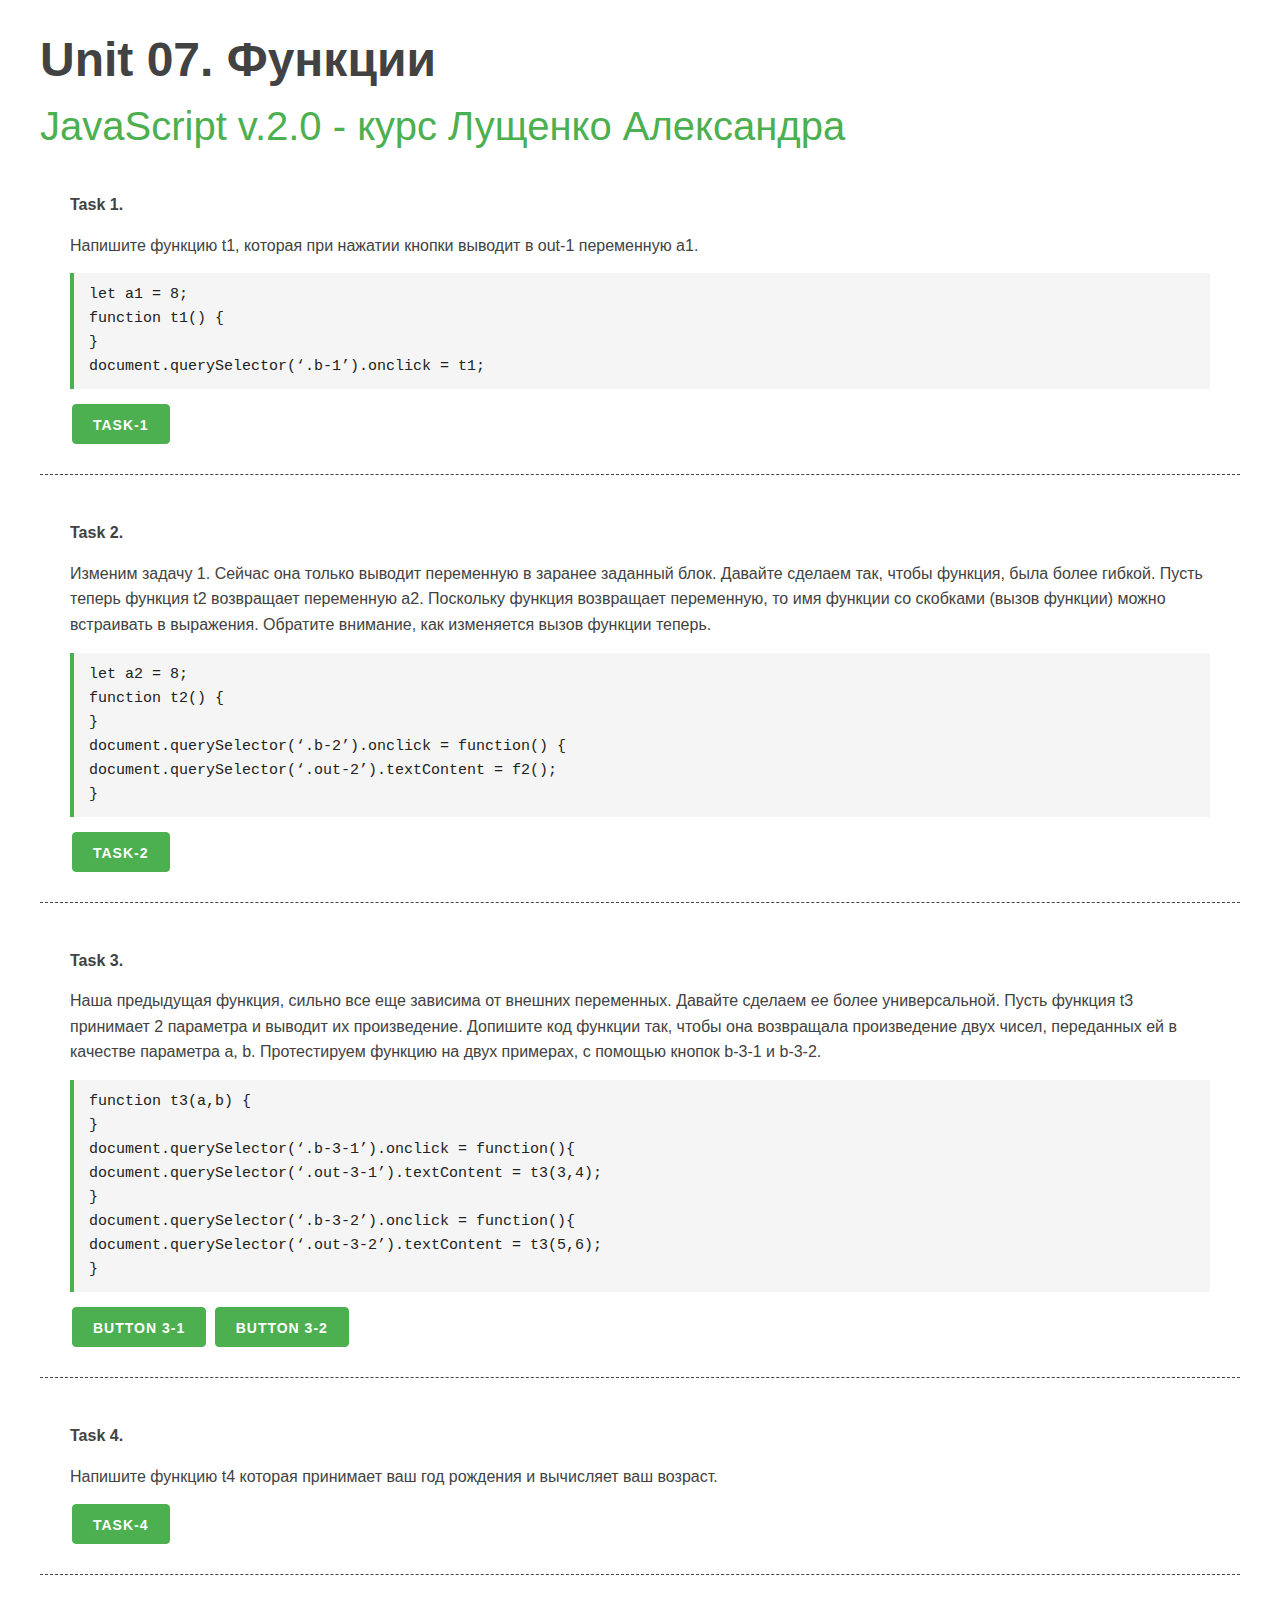
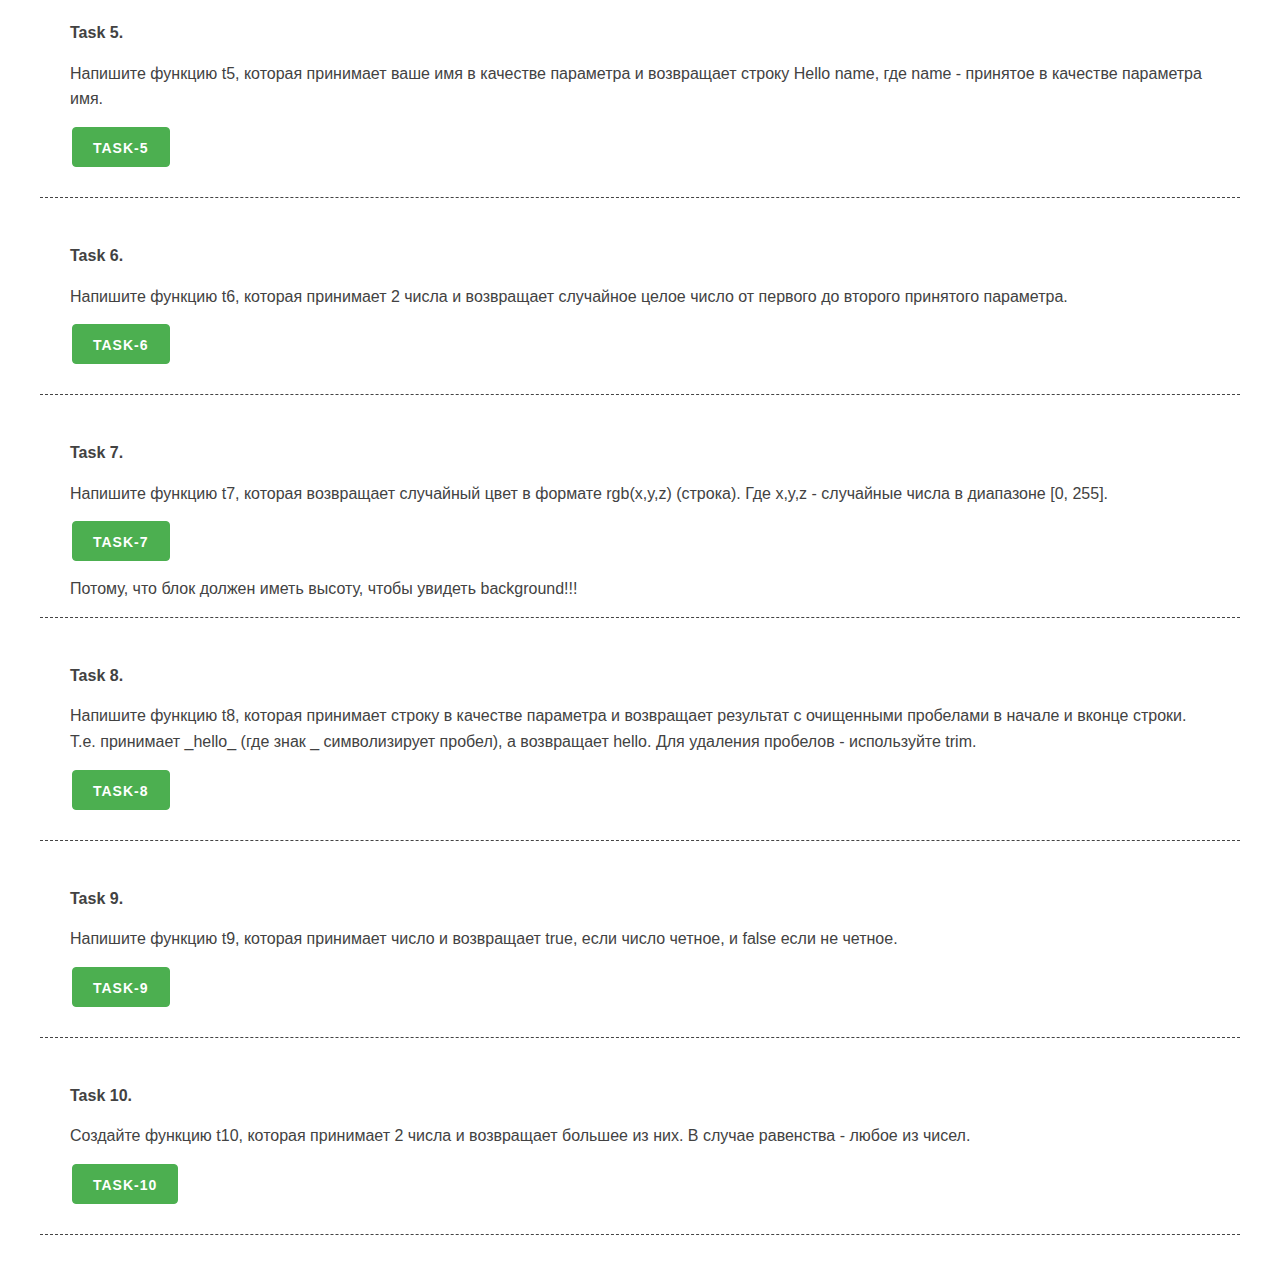
<file: unit_07/unit_07.html>
<!DOCTYPE html>
<html lang="en">

<head>
    <meta charset="UTF-8">
    <meta name="viewport" content="width=device-width, initial-scale=1.0">
    <meta http-equiv="X-UA-Compatible" content="ie=edge">
    <link rel="stylesheet" href="css/mustard-ui.min.css">
    <link rel="stylesheet" href="css/style.css">
    <title>Unit 07</title>
</head>

<body>
    <div class="container">
        <h1>Unit 07. Функции</h1>
        <h2><a href="https://itgid.info/course/javascript-2" target="_blank">JavaScript v.2.0 - курс Лущенко
                Александра</a></h2>
        <section>
            <p><b>Task 1.</b></p>
            <p>Напишите функцию t1, которая при нажатии кнопки выводит в out-1 переменную a1.</p>
            <pre>
                let a1 = 8;<br>
                function t1() {<br>
                
                }<br>
                document.querySelector(‘.b-1’).onclick = t1;  <br>              
            </pre>
            <button class="button-primary b-1">Task-1</button>
            <div class="out-1"></div>
        </section>

        <section>
            <p><b>Task 2.</b></p>
            <p>Изменим задачу 1. Сейчас она только выводит переменную в заранее заданный блок. Давайте сделаем так,
                чтобы функция, была более гибкой. Пусть теперь функция t2 возвращает переменную a2. Поскольку функция
                возвращает переменную, то имя функции со скобками (вызов функции) можно встраивать в выражения. Обратите
                внимание, как изменяется вызов функции теперь.
            </p>
            <pre>
                let a2 = 8;<br>
                function t2() {<br>
                
                }<br>
                document.querySelector(‘.b-2’).onclick = function() {<br>
                document.querySelector(‘.out-2’).textContent = f2();<br>
                }<br>
                          
            </pre>
            <button class="button-primary b-2">Task-2</button>
            <div class="out-2"></div>
        </section>

        <section>
            <p><b>Task 3.</b></p>
            <p>Наша предыдущая функция, сильно все еще зависима от внешних переменных. Давайте сделаем ее более
                универсальной. Пусть функция t3 принимает 2 параметра и выводит их произведение. Допишите код функции
                так, чтобы она возвращала произведение двух чисел, переданных ей в качестве параметра a, b. Протестируем
                функцию на двух примерах, с помощью кнопок b-3-1 и b-3-2.
            </p>
            <pre>
                function t3(a,b) {<br>

                }<br>
                document.querySelector(‘.b-3-1’).onclick =  function(){<br>
                document.querySelector(‘.out-3-1’).textContent = t3(3,4);<br>
                }<br>
                document.querySelector(‘.b-3-2’).onclick =  function(){<br>
                document.querySelector(‘.out-3-2’).textContent = t3(5,6);<br>
                }<br>
                
                          
            </pre>
            <button class="button-primary b-3-1">button 3-1</button>
            <button class="button-primary b-3-2">button 3-2</button>
            <div class="out-3-1"></div>
            <div class="out-3-2"></div>
        </section>

        <section>
            <p><b>Task 4.</b></p>
            <p>Напишите функцию t4 которая принимает ваш год рождения и вычисляет ваш возраст.</p>
            <button class="button-primary b-4">Task-4</button>
            <div class="out-4"></div>
        </section>

        <section>
            <p><b>Task 5.</b></p>
            <p>Напишите функцию t5, которая принимает ваше имя в качестве параметра и возвращает строку Hello name, где
                name - принятое в качестве параметра имя.</p>
            <button class="button-primary b-5">Task-5</button>
            <div class="out-5"></div>
        </section>

        <section>
            <p><b>Task 6.</b></p>
            <p>Напишите функцию t6, которая принимает 2 числа и возвращает случайное целое число от первого до второго
                принятого параметра.
            </p>
            <button class="button-primary b-6">Task-6</button>
            <div class="out-6"></div>
        </section>

        <section>
            <p><b>Task 7.</b></p>
            <p>Напишите функцию t7, которая возвращает случайный цвет в формате rgb(x,y,z) (строка). Где x,y,z -
                случайные числа в диапазоне [0, 255].
            </p>
            <button class="button-primary b-7">Task-7</button>
            <div class="out-7">Потому, что блок должен иметь высоту, чтобы увидеть background!!!</div>
        </section>

        <section>
            <p><b>Task 8.</b></p>
            <p>Напишите функцию t8, которая принимает строку в качестве параметра и возвращает результат с очищенными
                пробелами в начале и вконце строки. Т.е. принимает _hello_ (где знак _ символизирует пробел), а
                возвращает hello. Для удаления пробелов - используйте trim.

            </p>
            <button class="button-primary b-8">Task-8</button>
            <div class="out-8"></div>
        </section>

        <section>
            <p><b>Task 9.</b></p>
            <p>Напишите функцию t9, которая принимает число и возвращает true, если число четное, и false если не
                четное.
            </p>
            <button class="button-primary b-9">Task-9</button>
            <div class="out-9"></div>
        </section>

        <section>
            <p><b>Task 10.</b></p>
            <p>Создайте функцию t10, которая принимает 2 числа и возвращает большее из них. В случае равенства - любое
                из чисел.
            </p>
            <button class="button-primary b-10">Task-10</button>
            <div class="out-10"></div>
        </section>

    </div>

    <script src="unit_07.js"></script>
</body>

</html>
</file>
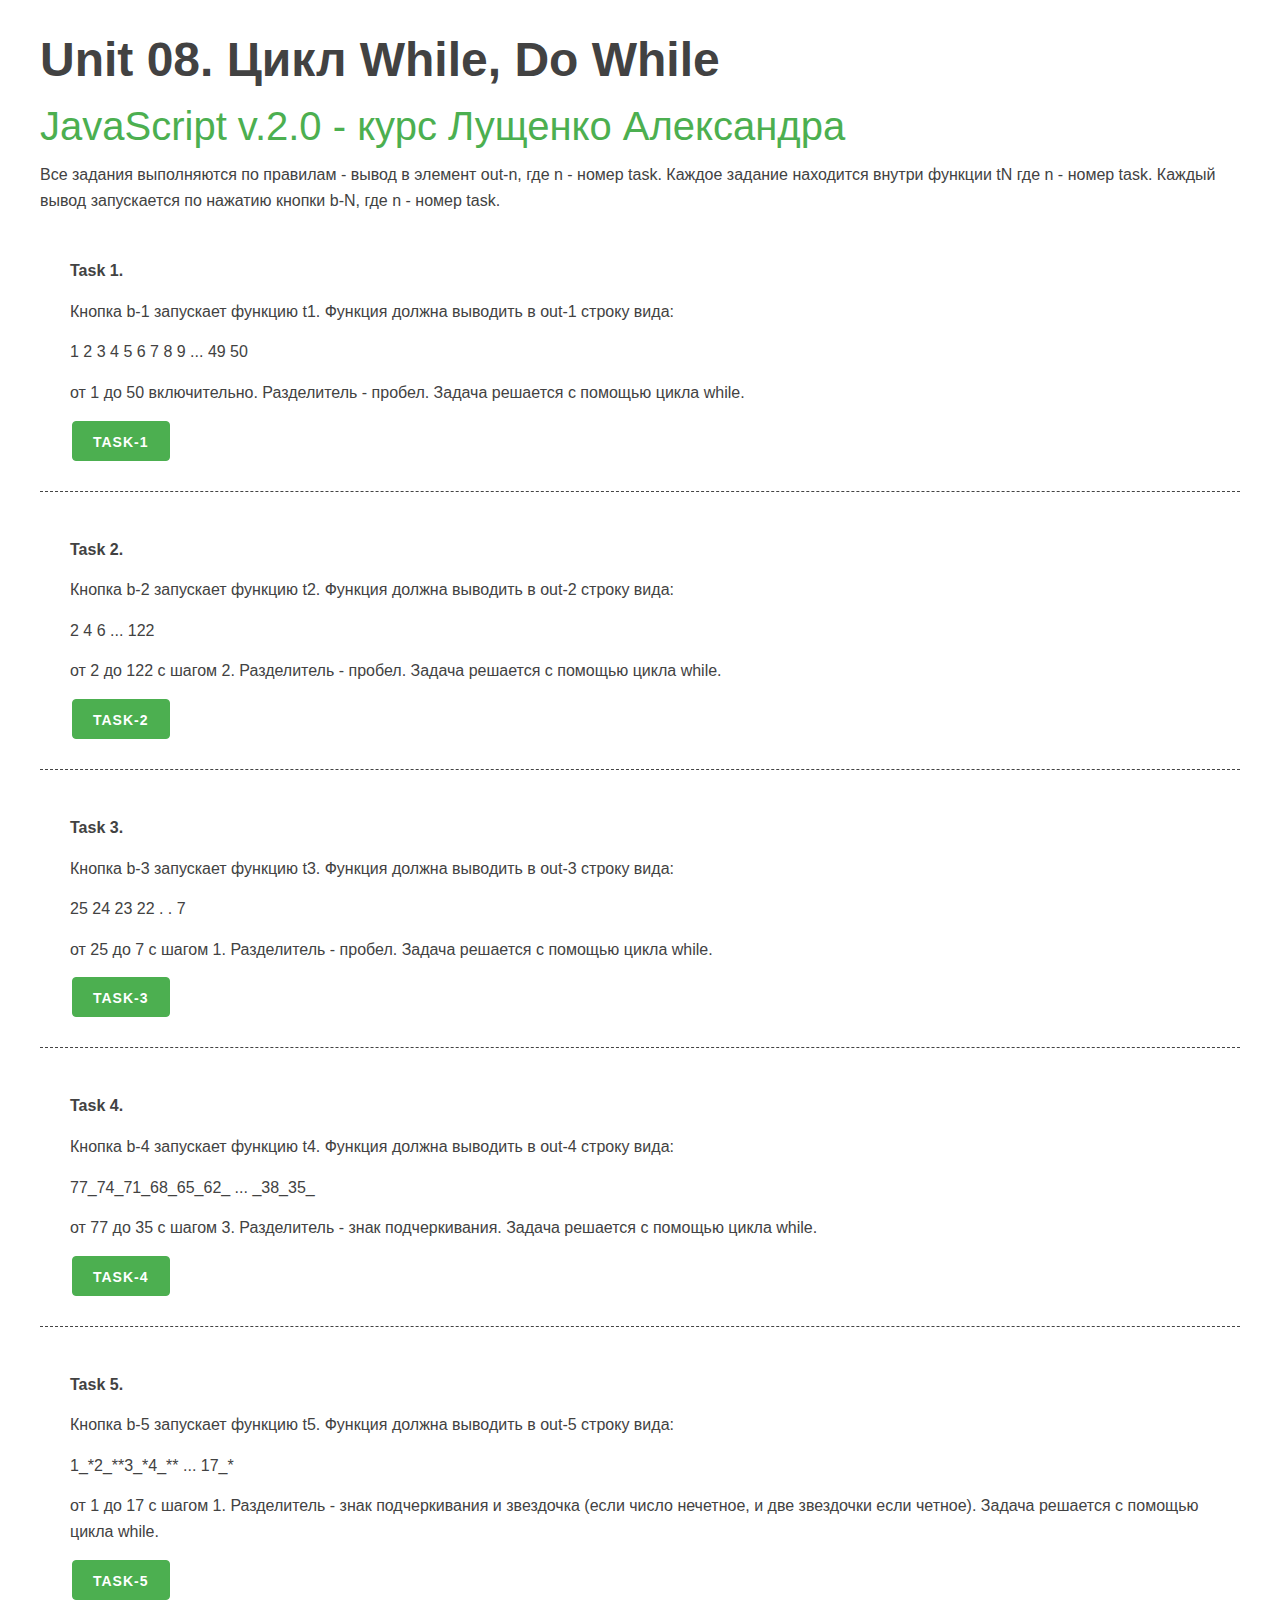
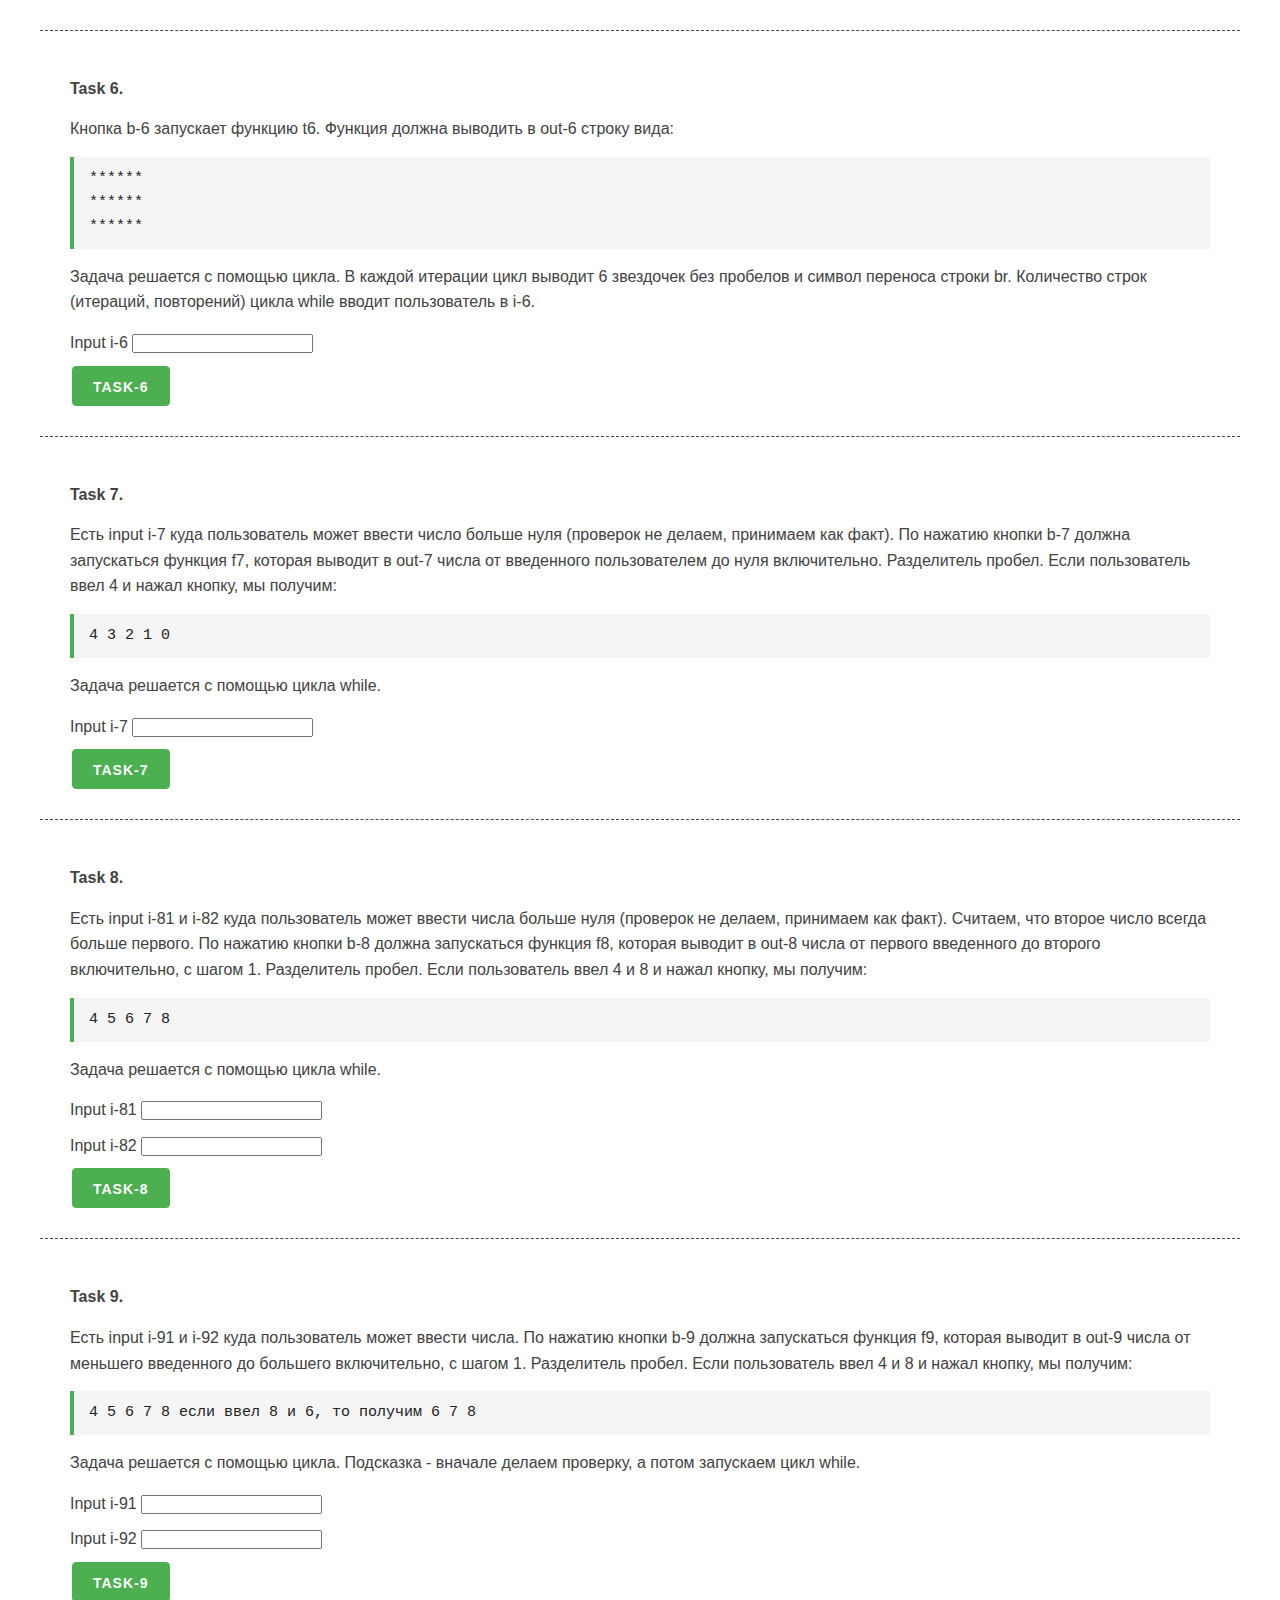
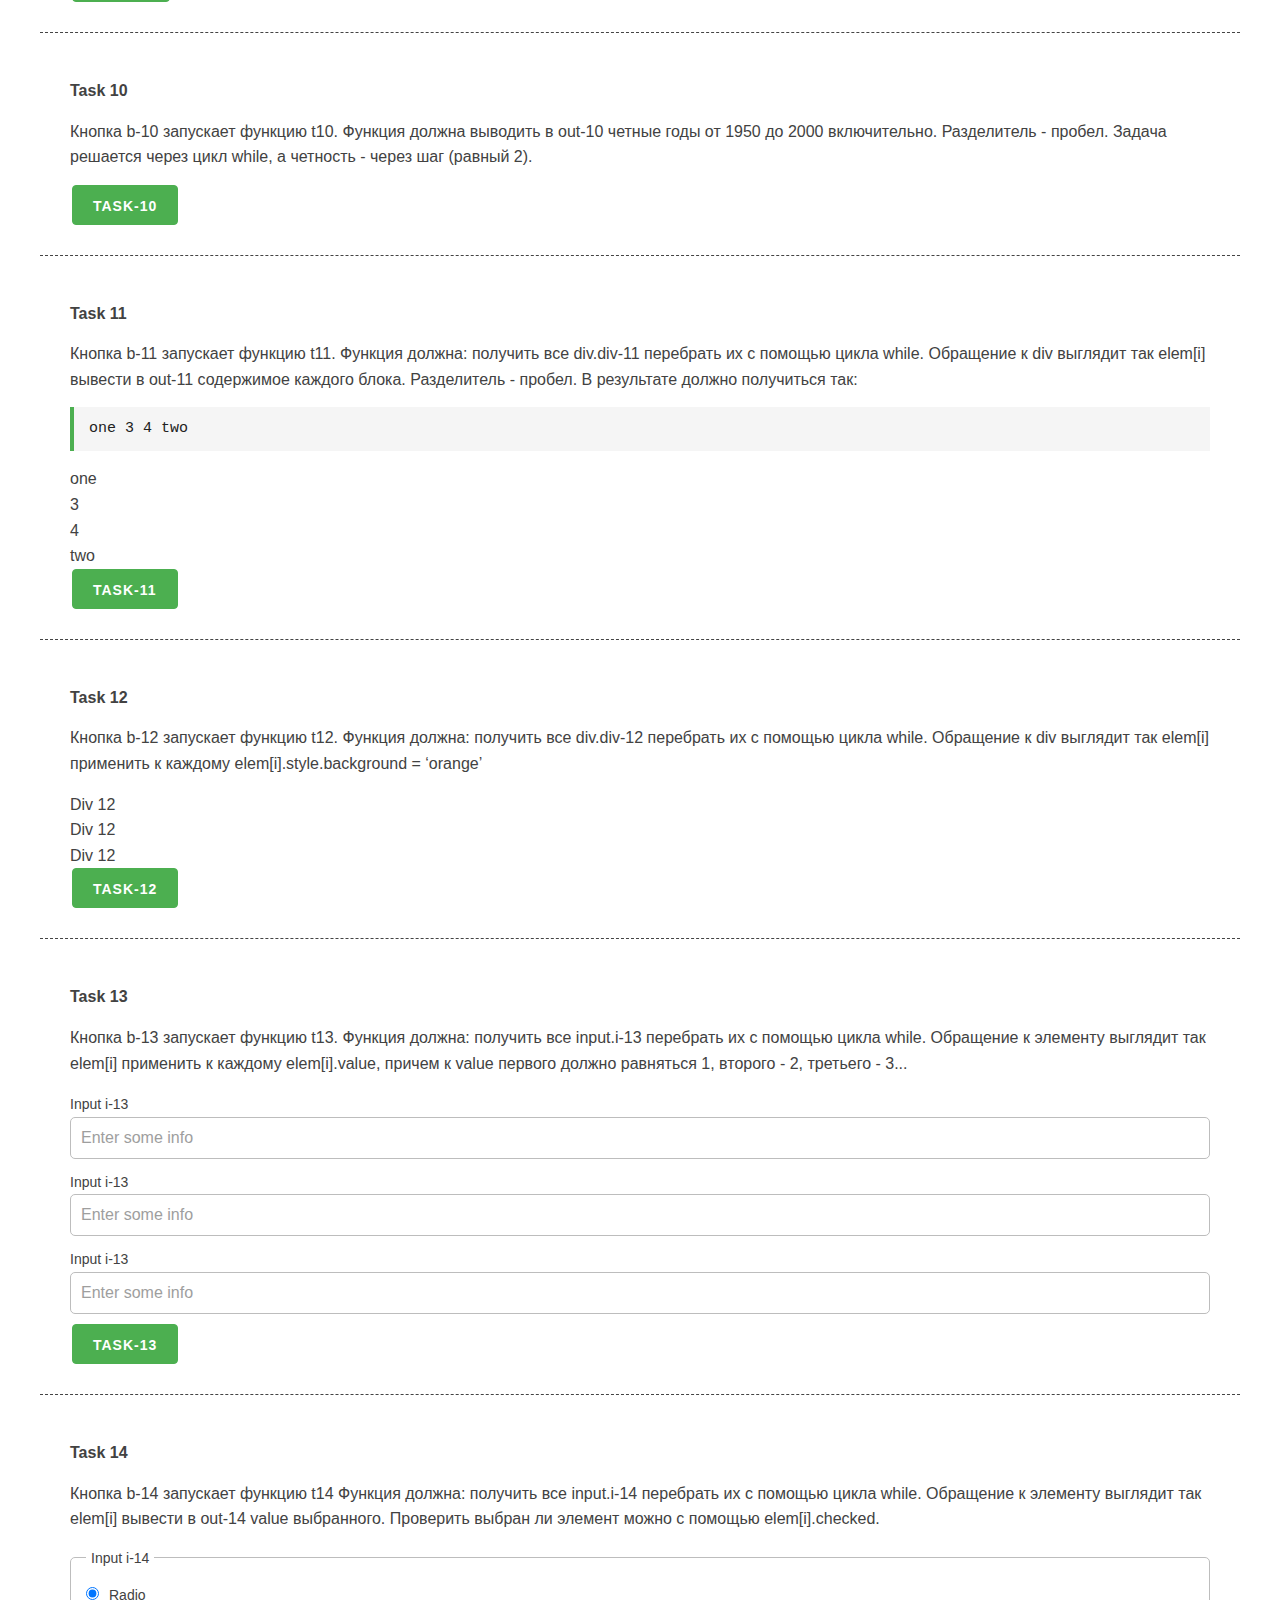
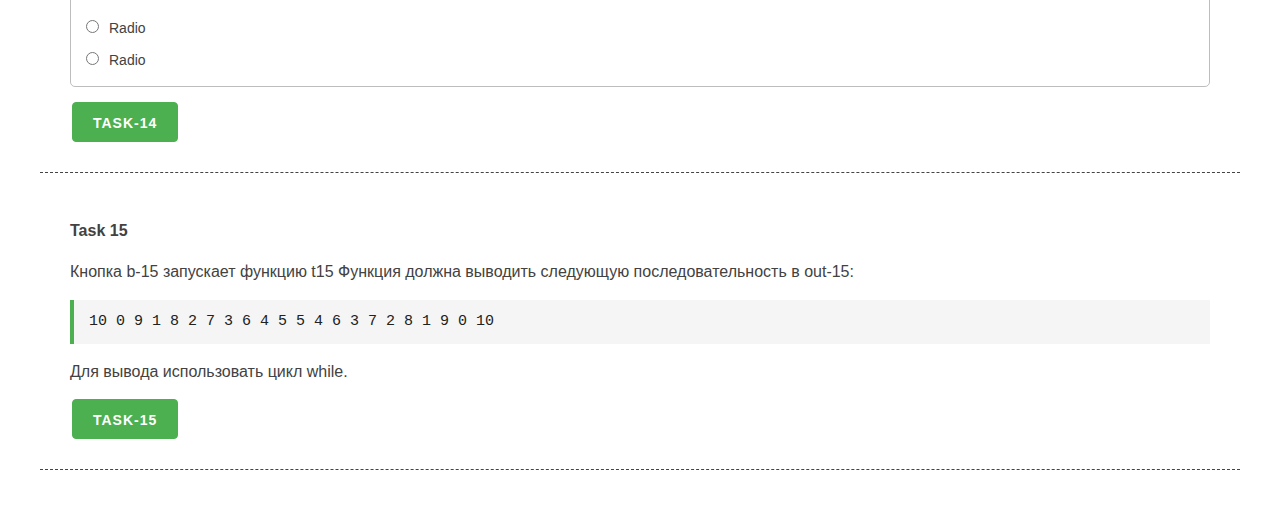
<file: unit_08/unit_08.html>
<!DOCTYPE html>
<html lang="en">

<head>
    <meta charset="UTF-8">
    <meta name="viewport" content="width=device-width, initial-scale=1.0">
    <meta http-equiv="X-UA-Compatible" content="ie=edge">
    <link rel="stylesheet" href="css/mustard-ui.min.css">
    <link rel="stylesheet" href="css/style.css">
    <title>Unit 08</title>
</head>

<body>
    <div class="container">
        <h1>Unit 08. Цикл While, Do While</h1>
        <h2><a href="https://itgid.info/course/javascript-2" target="_blank">JavaScript v.2.0 - курс Лущенко
                Александра</a></h2>
        <p>Все задания выполняются по правилам - вывод в элемент out-n, где n - номер task. Каждое задание находится
            внутри
            функции tN где n - номер task. Каждый вывод запускается по нажатию кнопки b-N, где n - номер task.</p>
        <section>
            <p><b>Task 1.</b></p>
            <p>Кнопка b-1 запускает функцию t1. Функция должна выводить в out-1 строку вида:</p>
            <p>1 2 3 4 5 6 7 8 9 ... 49 50</p>
            от 1 до 50 включительно. Разделитель - пробел. Задача решается с помощью цикла while.</p>

            <button class="button-primary b-1">Task-1</button>
            <div class="out-1"></div>
        </section>

        <section>
            <p><b>Task 2.</b></p>
            <p>Кнопка b-2 запускает функцию t2. Функция должна выводить в out-2 строку вида:</p>
            <p>2 4 6 ... 122</p>
            <p>от 2 до 122 c шагом 2. Разделитель - пробел. Задача решается с помощью цикла while.</p>
            <button class="button-primary b-2">Task-2</button>
            <div class="out-2"></div>
        </section>

        <section>
            <p><b>Task 3.</b></p>
            <p>Кнопка b-3 запускает функцию t3. Функция должна выводить в out-3 строку вида:</p>
            <p> 25 24 23 22 . . 7</p>
            <p> от 25 до 7 c шагом 1. Разделитель - пробел. Задача решается с помощью цикла while.</p>
            <button class="button-primary b-3">Task-3</button>
            <div class="out-3"></div>
        </section>

        <section>
            <p><b>Task 4.</b></p>
            <p>Кнопка b-4 запускает функцию t4. Функция должна выводить в out-4 строку вида: </p>
            <p> 77_74_71_68_65_62_ ... _38_35_ </p>
            <p> от 77 до 35 c шагом 3. Разделитель - знак подчеркивания. Задача решается с помощью цикла while.
            </p>
            <button class="button-primary b-4">Task-4</button>
            <div class="out-4"></div>
        </section>

        <section>
            <p><b>Task 5.</b></p>
            <p>Кнопка b-5 запускает функцию t5. Функция должна выводить в out-5 строку вида:</p>
            <p> 1_*2_**3_*4_** ... 17_*</p>
            <p> от 1 до 17 c шагом 1. Разделитель - знак подчеркивания и звездочка (если число нечетное, и две звездочки
                если четное). Задача решается с помощью цикла while.
            </p>
            <button class="button-primary b-5">Task-5</button>
            <div class="out-5"></div>
        </section>

        <section>
            <p><b>Task 6.</b></p>
            <p>Кнопка b-6 запускает функцию t6. Функция должна выводить в out-6 строку вида: </p>
            <pre>
                ******<br>
                ******<br>
                ******<br>
            </pre>
            <p> Задача решается с помощью цикла. В каждой итерации цикл выводит 6 звездочек без пробелов и символ
                переноса строки br. Количество строк (итераций, повторений) цикла while вводит пользователь в i-6.
            </p>
            <div class="form-control">Input i-6 <input type="number" class="i-6"></div>
            <button class="button-primary b-6">Task-6</button>
            <div class="out-6"></div>
        </section>

        <section>
            <p><b>Task 7.</b></p>
            <p>Есть input i-7 куда пользователь может ввести число больше нуля (проверок не делаем, принимаем как факт).
                По нажатию кнопки b-7 должна запускаться функция f7, которая выводит в out-7 числа от введенного
                пользователем до нуля включительно. Разделитель пробел. Если пользователь ввел 4 и нажал кнопку, мы
                получим:</p>
            <pre>
            4 3 2 1 0
            </pre>
            <p>Задача решается с помощью цикла while.</p>
            <div class="form-control">Input i-7 <input type="number" class="i-7"></div>
            <button class="button-primary b-7">Task-7</button>
            <div class="out-7"></div>
        </section>


        <section>
            <p><b>Task 8.</b></p>
            <p>Есть input i-81 и i-82 куда пользователь может ввести числа больше нуля (проверок не делаем, принимаем
                как факт). Считаем, что второе число всегда больше первого. По нажатию кнопки b-8 должна запускаться
                функция f8, которая выводит в out-8 числа от первого введенного до второго включительно, с шагом 1.
                Разделитель пробел. Если пользователь ввел 4 и 8 и нажал кнопку, мы получим:</p>
            <pre>
                4 5 6 7 8
            </pre>
            <p>Задача решается с помощью цикла while.</p>
            <div class="form-control">Input i-81 <input type="number" class="i-81"></div>
            <div class="form-control">Input i-82 <input type="number" class="i-82"></div>

            <button class="button-primary b-8">Task-8</button>
            <div class="out-8"></div>
        </section>

        <section>
            <p><b>Task 9.</b></p>
            <p>Есть input i-91 и i-92 куда пользователь может ввести числа. По нажатию кнопки b-9 должна запускаться
                функция f9, которая выводит в out-9 числа от меньшего введенного до большего включительно, с шагом 1.
                Разделитель пробел. Если пользователь ввел 4 и 8 и нажал кнопку, мы получим:</p>
            <pre>
                4 5 6 7 8
                если ввел 8 и 6, то получим
                6 7 8
            </pre>
            <p> Задача решается с помощью цикла. Подсказка - вначале делаем проверку, а потом запускаем цикл while.</p>
            <div class="form-control">Input i-91 <input type="number" class="i-91"></div>
            <div class="form-control">Input i-92 <input type="number" class="i-92"></div>
            <button class="button-primary b-9">Task-9</button>
            <div class="out-9"></div>
        </section>

        <section>
            <p><b>Task 10</b></p>
            <p>Кнопка b-10 запускает функцию t10. Функция должна выводить в out-10 четные годы от 1950 до 2000
                включительно. Разделитель - пробел. Задача решается через цикл while, а четность - через шаг (равный 2).
            </p>
            <button class="button-primary b-10">Task-10</button>
            <div class="out-10"></div>
        </section>

        <section>
            <p><b>Task 11</b></p>
            <p>Кнопка b-11 запускает функцию t11. Функция должна:
                получить все div.div-11
                перебрать их с помощью цикла while. Обращение к div выглядит так elem[i]
                вывести в out-11 содержимое каждого блока. Разделитель - пробел.
                В результате должно получиться так:</p>
            <pre>
                one 3 4 two
            </pre>
            <div class="div-11">one</div>
            <div class="div-11">3</div>
            <div class="div-11">4</div>
            <div class="div-11">two</div>
            <button class="button-primary b-11">Task-11</button>
            <div class="out-11"></div>
        </section>

        <section>
            <p><b>Task 12</b></p>
            <p>Кнопка b-12 запускает функцию t12. Функция должна:
                получить все div.div-12
                перебрать их с помощью цикла while. Обращение к div выглядит так elem[i]
                применить к каждому elem[i].style.background = ‘orange’</p>
            <div class="div-12">Div 12</div>
            <div class="div-12">Div 12</div>
            <div class="div-12">Div 12</div>
            <button class="button-primary b-12">Task-12</button>
            <div class="out-12"></div>
        </section>

        <section>
            <p><b>Task 13</b></p>
            <p>Кнопка b-13 запускает функцию t13. Функция должна:
                получить все input.i-13
                перебрать их с помощью цикла while. Обращение к элементу выглядит так elem[i]
                применить к каждому elem[i].value, причем к value первого должно равняться 1, второго - 2, третьего -
                3...
            </p>
            <div class="form-control">
                <label>Input i-13</label>
                <input type="text" placeholder="Enter some info" class="i-13">
            </div>
            <div class="form-control">
                <label>Input i-13</label>
                <input type="text" placeholder="Enter some info" class="i-13">
            </div>
            <div class="form-control">
                <label>Input i-13</label>
                <input type="text" placeholder="Enter some info" class="i-13">
            </div>
            <button class="button-primary b-13">Task-13</button>
            <div class="out-13"></div>
        </section>

        <section>
            <p><b>Task 14</b></p>
            <p>Кнопка b-14 запускает функцию t14 Функция должна:
                получить все input.i-14
                перебрать их с помощью цикла while. Обращение к элементу выглядит так elem[i]
                вывести в out-14 value выбранного. Проверить выбран ли элемент можно с помощью elem[i].checked.
            </p>
            <fieldset>
                <legend>Input i-14</legend>
                <div class="form-control">
                    <label><input type="radio" name="i-14" class="i-14" checked value="333">Radio</label>
                </div>
                <div class="form-control">
                    <label><input type="radio" name="i-14" class="i-14" value="444">Radio</label>
                </div>
                <div class="form-control">
                    <label><input type="radio" name="i-14" class="i-14" value="555">Radio</label>
                </div>
            </fieldset>
            <button class="button-primary b-14">Task-14</button>
            <div class="out-14"></div>
        </section>

        <section>
            <p><b>Task 15</b></p>
            <p>Кнопка b-15 запускает функцию t15 Функция должна выводить следующую последовательность в out-15:</p>
            <pre>
                10 0 9 1 8 2 7 3 6 4 5 5 4 6 3 7 2 8 1 9 0 10
               </pre>
            <p> Для вывода использовать цикл while.
            </p>

            <button class="button-primary b-15">Task-15</button>
            <div class="out-15"></div>
        </section>


    </div>

    <script src="unit_08.js"></script>
</body>

</html>
</file>
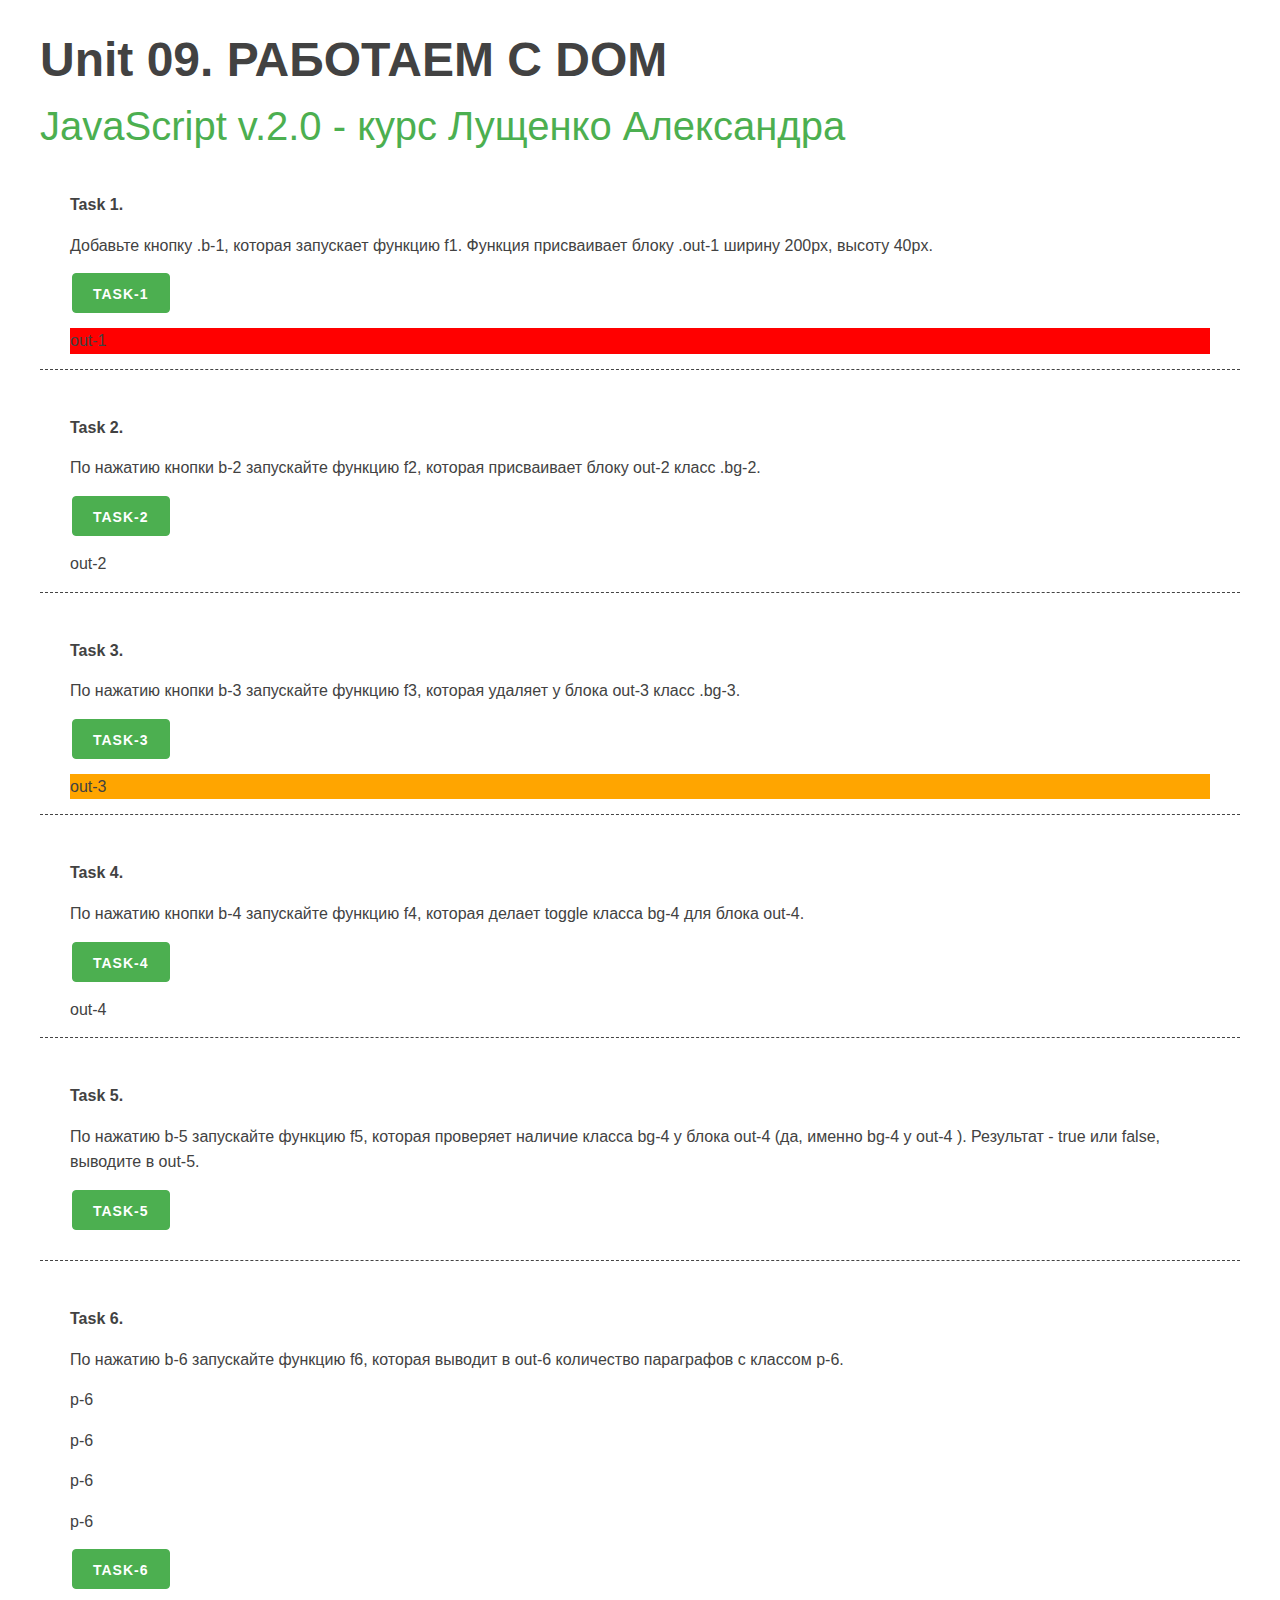
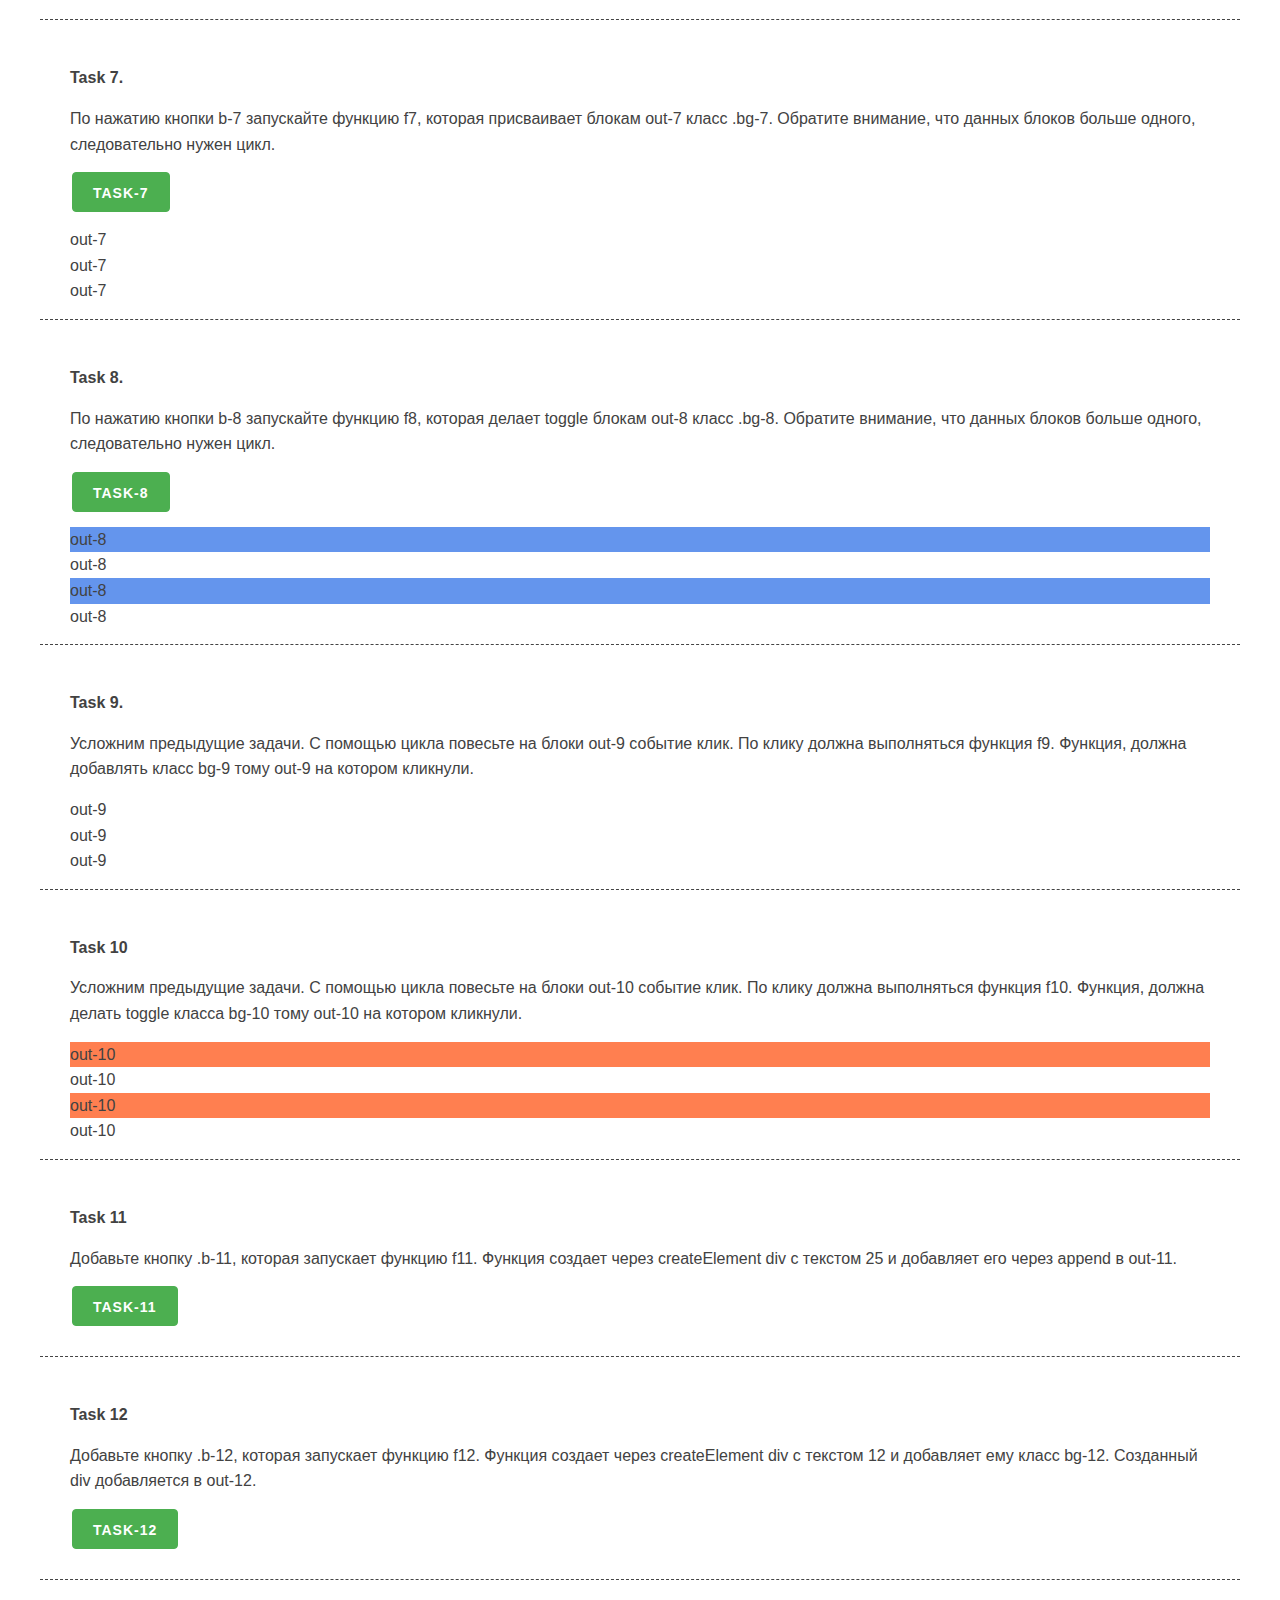
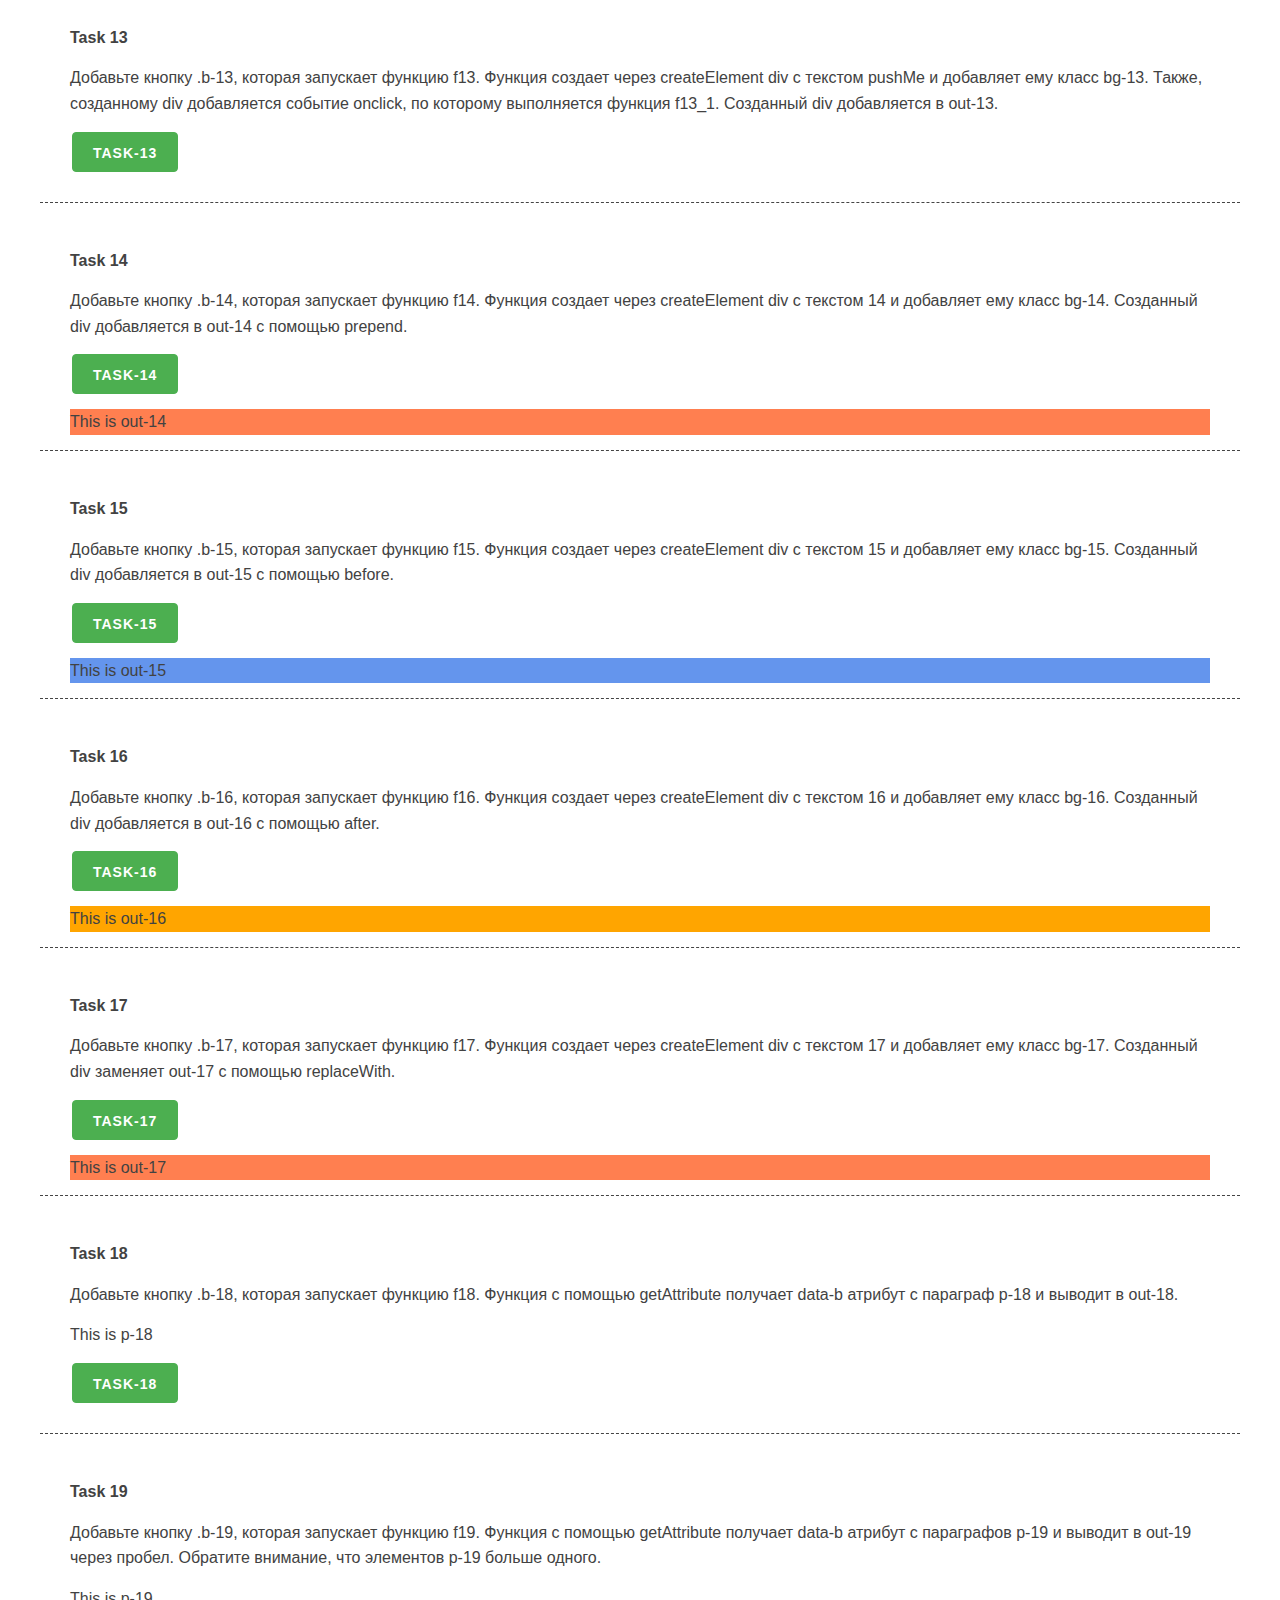
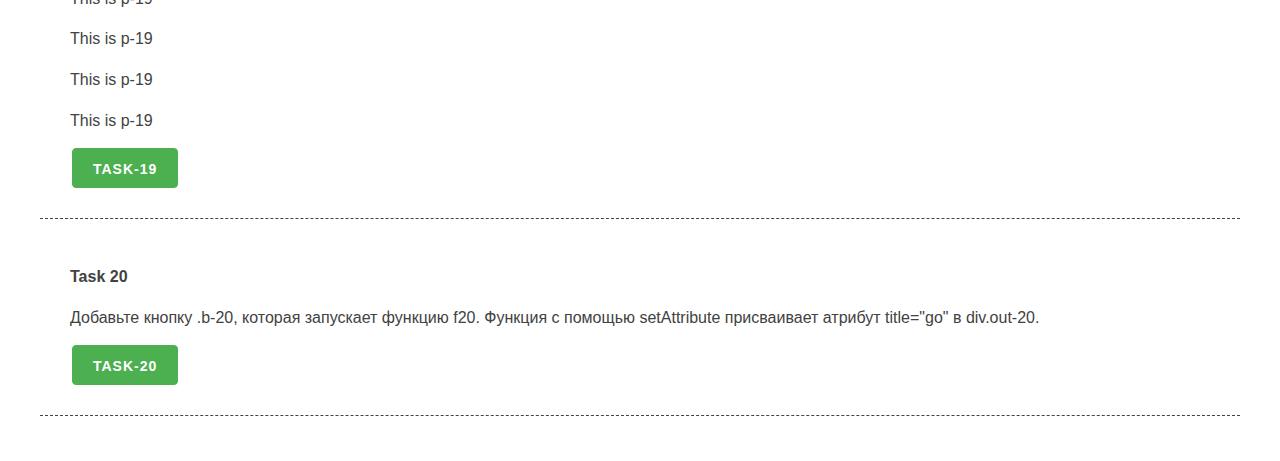
<file: unit_09/unit_09.html>
<!DOCTYPE html>
<html lang="en">

<head>
    <meta charset="UTF-8">
    <meta name="viewport" content="width=device-width, initial-scale=1.0">
    <meta http-equiv="X-UA-Compatible" content="ie=edge">
    <link rel="stylesheet" href="css/mustard-ui.min.css">
    <link rel="stylesheet" href="css/style.css">
    <title>Unit 09</title>
</head>

<body>
    <div class="container">
        <h1>Unit 09. РАБОТАЕМ С DOM</h1>
        <h2><a href="https://itgid.info/course/javascript-2" target="_blank">JavaScript v.2.0 - курс Лущенко
                Александра</a></h2>

        <section>
            <p><b>Task 1.</b></p>
            <p>Добавьте кнопку .b-1, которая запускает функцию f1. Функция присваивает блоку .out-1 ширину 200px, высоту
                40px.</p>

            <button class="button-primary b-1">Task-1</button>
            <div class="out-1 bg-red">out-1</div>
        </section>

        <section>
            <p><b>Task 2.</b></p>
            <p>По нажатию кнопки b-2 запускайте функцию f2, которая присваивает блоку out-2 класс .bg-2.</p>
            <button class="button-primary b-2">Task-2</button>
            <div class="out-2">out-2</div>
        </section>

        <section>
            <p><b>Task 3.</b></p>
            <p>По нажатию кнопки b-3 запускайте функцию f3, которая удаляет у блока out-3 класс .bg-3.</p>
            <button class="button-primary b-3">Task-3</button>
            <div class="out-3 bg-3">out-3</div>
        </section>

        <section>
            <p><b>Task 4.</b></p>
            <p>По нажатию кнопки b-4 запускайте функцию f4, которая делает toggle класса bg-4 для блока out-4.</p>
            <button class="button-primary b-4">Task-4</button>
            <div class="out-4">out-4</div>
        </section>

        <section>
            <p><b>Task 5.</b></p>
            <p>По нажатию b-5 запускайте функцию f5, которая проверяет наличие класса bg-4 у блока out-4 (да, именно
                bg-4 у out-4 ). Результат - true или false, выводите в out-5.</p>
            <button class="button-primary b-5">Task-5</button>
            <div class="out-5"></div>
        </section>

        <section>
            <p><b>Task 6.</b></p>
            <p>По нажатию b-6 запускайте функцию f6, которая выводит в out-6 количество параграфов с классом p-6.</p>
            <p class="p-6">p-6</p>
            <p class="p-6">p-6</p>
            <p class="p-6">p-6</p>
            <p class="p-6">p-6</p>
            <button class="button-primary b-6">Task-6</button>
            <div class="out-6"></div>
        </section>

        <section>
            <p><b>Task 7.</b></p>
            <p>По нажатию кнопки b-7 запускайте функцию f7, которая присваивает блокам out-7 класс .bg-7. Обратите
                внимание, что данных блоков больше одного, следовательно нужен цикл.</p>

            <button class="button-primary b-7">Task-7</button>
            <div class="out-7">out-7</div>
            <div class="out-7">out-7</div>
            <div class="out-7">out-7</div>
        </section>


        <section>
            <p><b>Task 8.</b></p>
            <p>По нажатию кнопки b-8 запускайте функцию f8, которая делает toggle блокам out-8 класс .bg-8. Обратите
                внимание, что данных блоков больше одного, следовательно нужен цикл.</p>


            <button class="button-primary b-8">Task-8</button>
            <div class="out-8 bg-8">out-8</div>
            <div class="out-8">out-8</div>
            <div class="out-8 bg-8">out-8</div>
            <div class="out-8">out-8</div>
        </section>

        <section>
            <p><b>Task 9.</b></p>
            <p>Усложним предыдущие задачи. С помощью цикла повесьте на блоки out-9 событие клик. По клику должна
                выполняться функция f9. Функция, должна добавлять класс bg-9 тому out-9 на котором кликнули.</p>
            <div class="out-9">out-9</div>
            <div class="out-9">out-9</div>
            <div class="out-9">out-9</div>

        </section>

        <section>
            <p><b>Task 10</b></p>
            <p>Усложним предыдущие задачи. С помощью цикла повесьте на блоки out-10 событие клик. По клику должна
                выполняться функция f10. Функция, должна делать toggle класса bg-10 тому out-10 на котором кликнули.</p>
            <div class="out-10 bg-10">out-10</div>
            <div class="out-10">out-10</div>
            <div class="out-10 bg-10">out-10</div>
            <div class="out-10">out-10</div>
        </section>

        <section>
            <p><b>Task 11</b></p>
            <p>Добавьте кнопку .b-11, которая запускает функцию f11. Функция создает через createElement div c текстом
                25 и добавляет его через append в out-11.</p>

            <button class="button-primary b-11">Task-11</button>
            <div class="out-11"></div>
        </section>

        <section>
            <p><b>Task 12</b></p>
            <p>Добавьте кнопку .b-12, которая запускает функцию f12. Функция создает через createElement div c текстом
                12 и добавляет ему класс bg-12. Созданный div добавляется в out-12.</p>

            <button class="button-primary b-12">Task-12</button>
            <div class="out-12"></div>
        </section>

        <section>
            <p><b>Task 13</b></p>
            <p>Добавьте кнопку .b-13, которая запускает функцию f13. Функция создает через createElement div c текстом
                pushMe и добавляет ему класс bg-13. Также, созданному div добавляется событие onclick, по которому
                выполняется функция f13_1. Созданный div добавляется в out-13.
            </p>

            <button class="button-primary b-13">Task-13</button>
            <div class="out-13"></div>
            <div class="out-13-1"></div>

        </section>

        <section>
            <p><b>Task 14</b></p>
            <p>Добавьте кнопку .b-14, которая запускает функцию f14. Функция создает через createElement div c текстом
                14 и добавляет ему класс bg-14. Созданный div добавляется в out-14 с помощью prepend.
            </p>

            <button class="button-primary b-14">Task-14</button>
            <div class="out-14 bg-13">
                This is out-14
            </div>
        </section>

        <section>
            <p><b>Task 15</b></p>
            <p>Добавьте кнопку .b-15, которая запускает функцию f15. Функция создает через createElement div c текстом
                15 и добавляет ему класс bg-15. Созданный div добавляется в out-15 с помощью before.
            </p>

            <button class="button-primary b-15">Task-15</button>
            <div class="out-15 bg-9">
                This is out-15
            </div>
        </section>

        <section>
            <p><b>Task 16</b></p>
            <p>Добавьте кнопку .b-16, которая запускает функцию f16. Функция создает через createElement div c текстом
                16 и добавляет ему класс bg-16. Созданный div добавляется в out-16 с помощью after.
            </p>

            <button class="button-primary b-16">Task-16</button>
            <div class="out-16 bg-4">
                This is out-16
            </div>
        </section>


        <section>
            <p><b>Task 17</b></p>
            <p>Добавьте кнопку .b-17, которая запускает функцию f17. Функция создает через createElement div c текстом
                17 и добавляет ему класс bg-17. Созданный div заменяет out-17 с помощью replaceWith.
            </p>

            <button class="button-primary b-17">Task-17</button>
            <div class="out-17 bg-13">
                This is out-17
            </div>
        </section>

        <section>
            <p><b>Task 18</b></p>
            <p>Добавьте кнопку .b-18, которая запускает функцию f18. Функция с помощью getAttribute получает data-b
                атрибут с параграф p-18 и выводит в out-18.</p>
            <p class="p-18" data-b="hello">This is p-18</p>
            <button class="button-primary b-18">Task-18</button>
            <div class="out-18"></div>
        </section>

        <section>
            <p><b>Task 19</b></p>
            <p>Добавьте кнопку .b-19, которая запускает функцию f19. Функция с помощью getAttribute получает data-b
                атрибут с параграфов p-19 и выводит в out-19 через пробел. Обратите внимание, что элементов p-19 больше
                одного.</p>

            <p class="p-19" data-b="3">This is p-19</p>
            <p class="p-19" data-b="14">This is p-19</p>
            <p class="p-19" data-b="15">This is p-19</p>
            <p class="p-19" data-b="92">This is p-19</p>

            <button class="button-primary b-19">Task-19</button>
            <div class="out-19"></div>
        </section>

        <section>
            <p><b>Task 20</b></p>
            <p>Добавьте кнопку .b-20, которая запускает функцию f20. Функция с помощью setAttribute присваивает атрибут
                title="go" в div.out-20.</p>
            <button class="button-primary b-20">Task-20</button>
            <div class="out-20"></div>
        </section>

    </div>

    <script src="unit_09.js"></script>
</body>

</html>
</file>
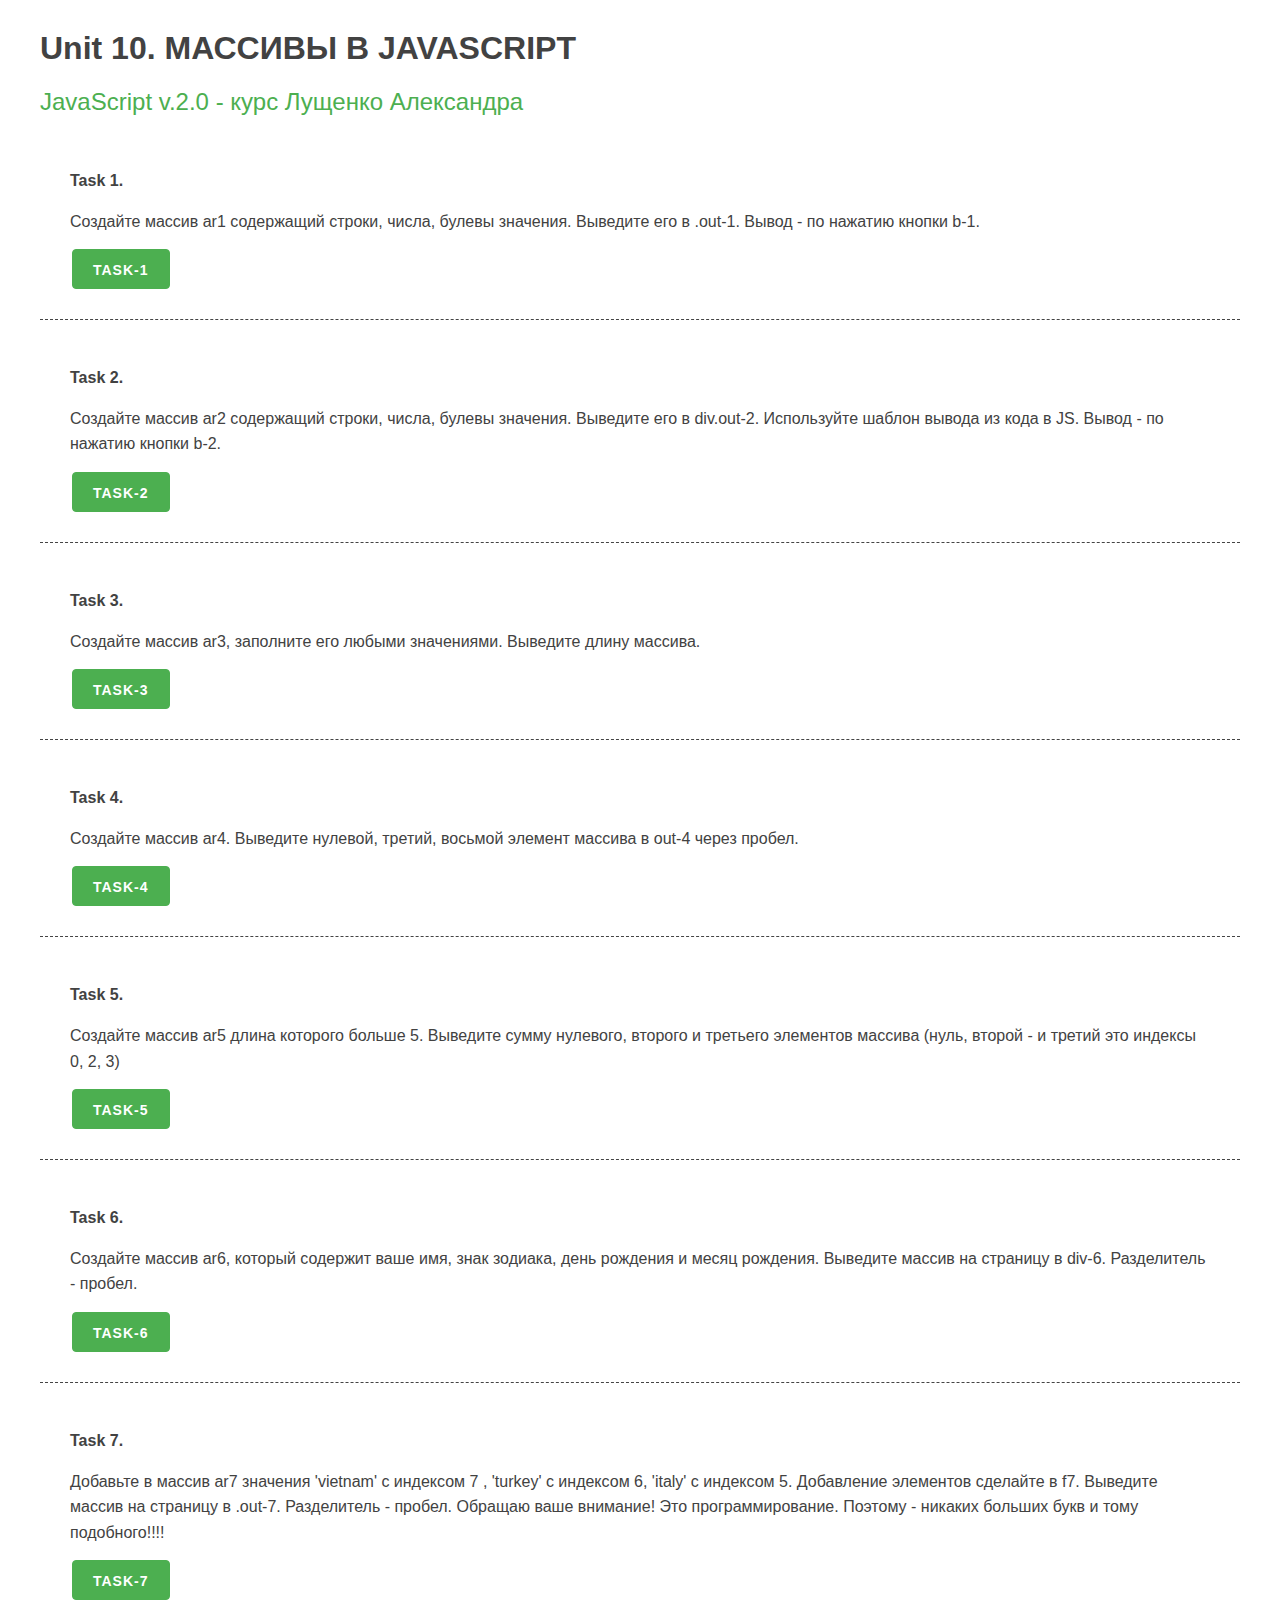
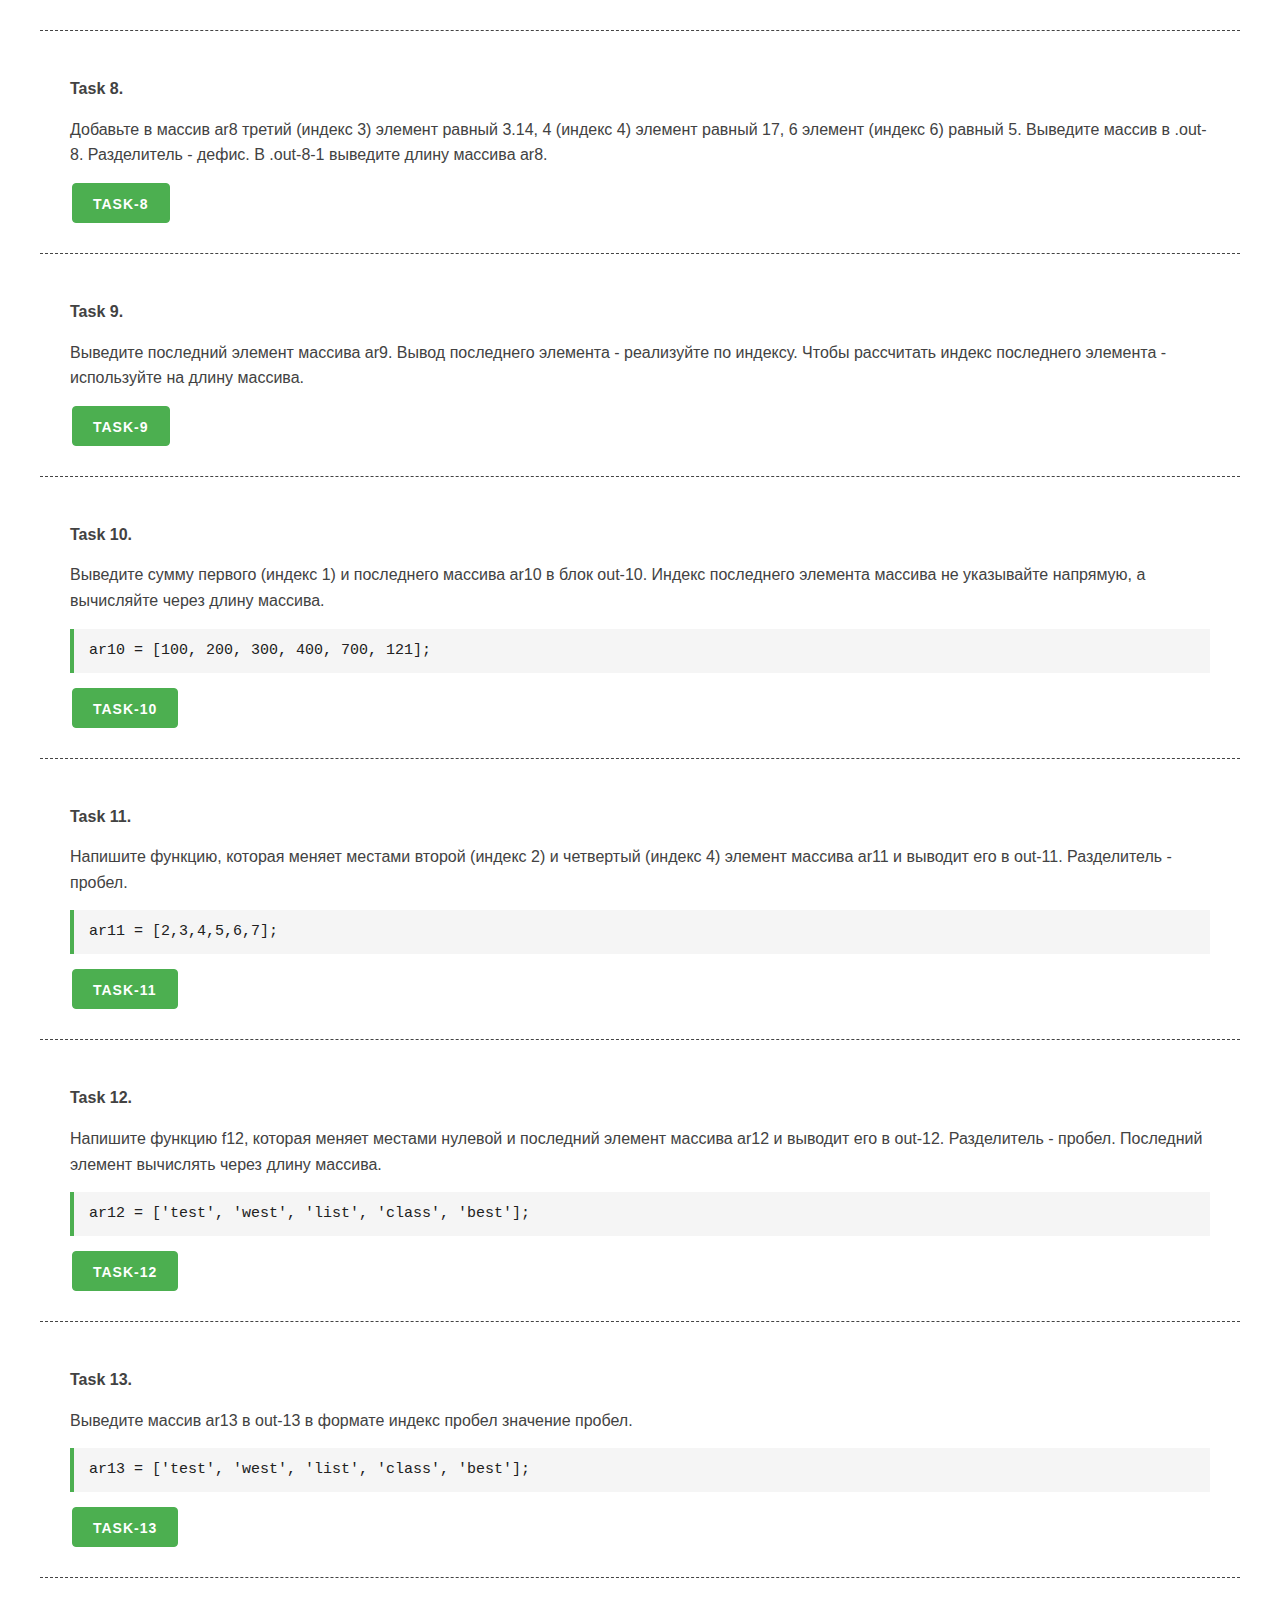
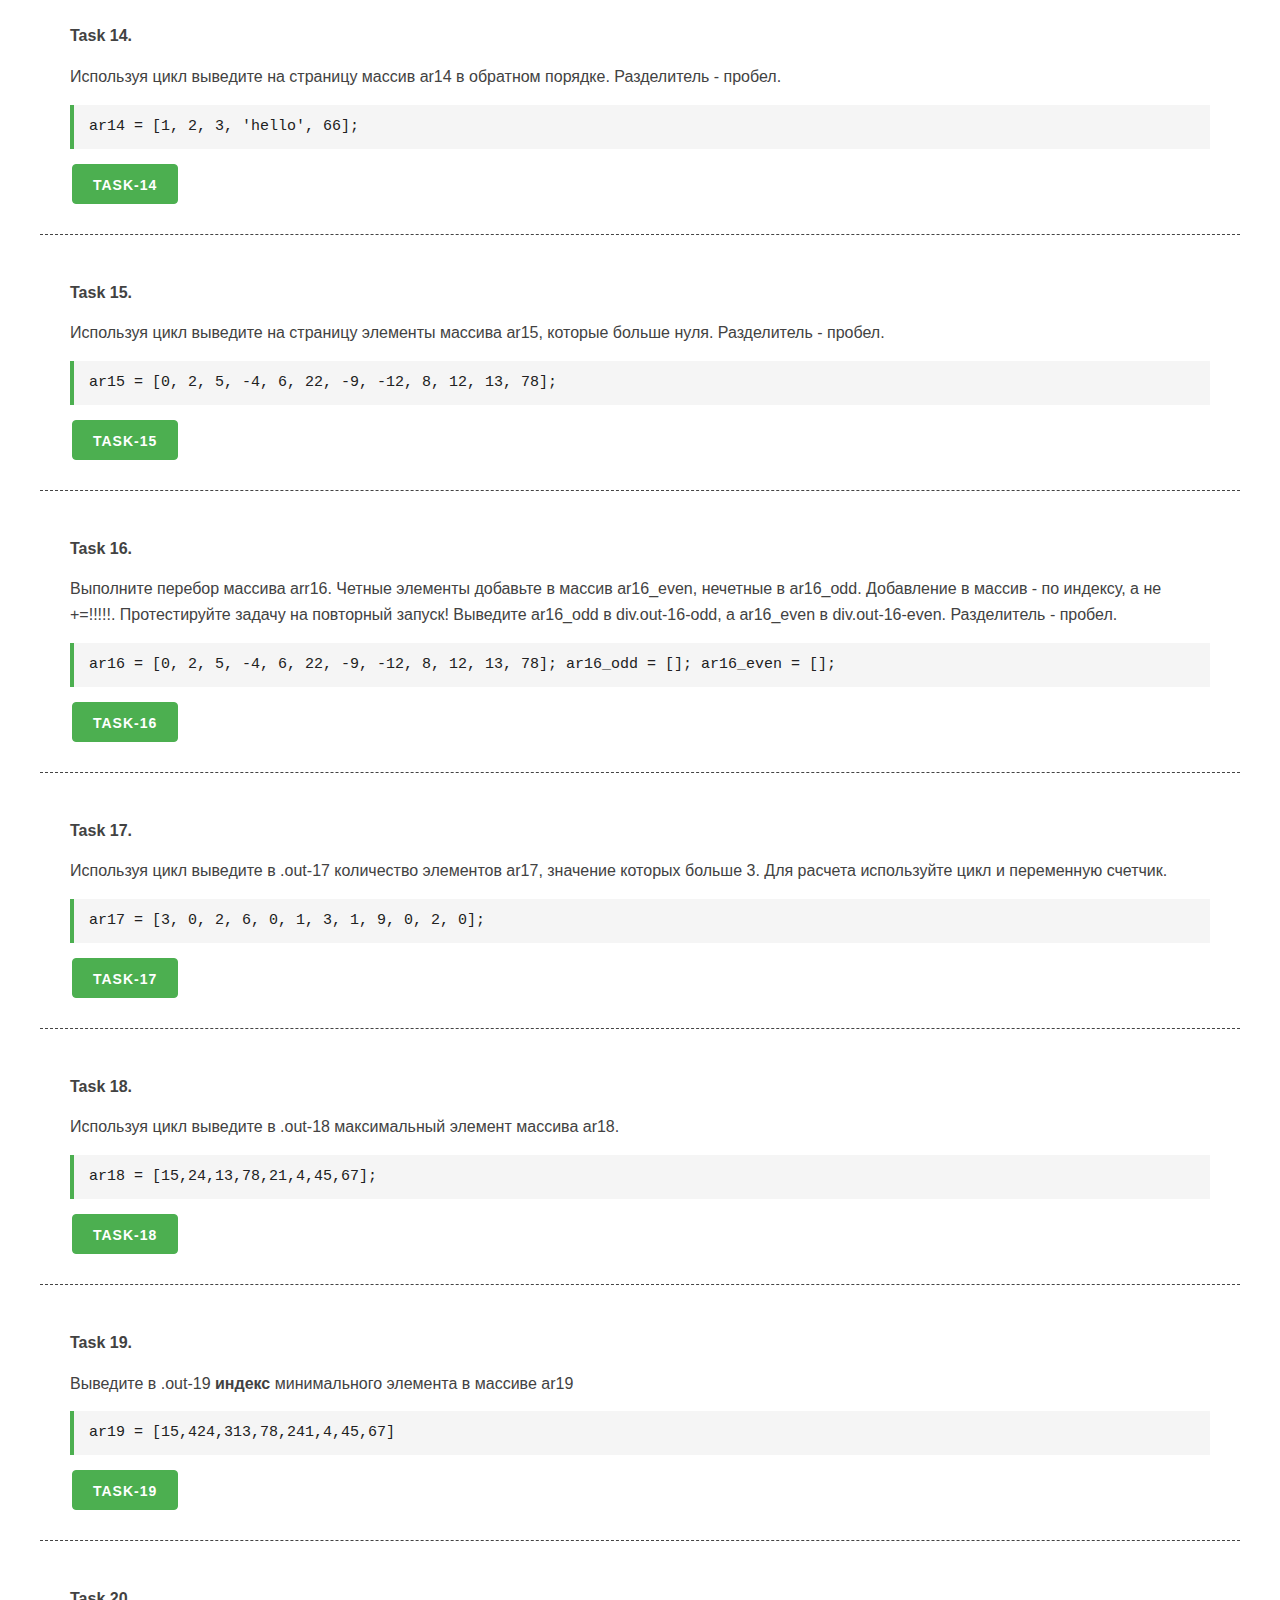
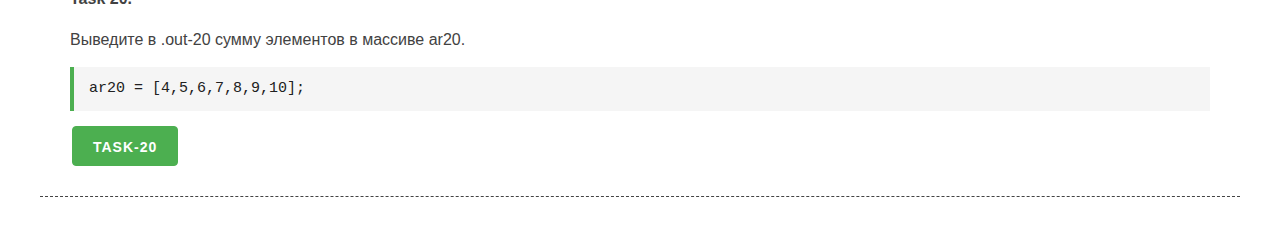
<file: unit_10/unit_10.html>
<!DOCTYPE html>
<html lang="en">

<head>
    <meta charset="UTF-8">
    <meta name="viewport" content="width=device-width, initial-scale=1.0">
    <meta http-equiv="X-UA-Compatible" content="ie=edge">
    <link rel="stylesheet" href="css/mustard-ui.min.css">
    <link rel="stylesheet" href="css/style.css">
    <title>Unit 10</title>
</head>

<body>
    <div class="container">
        <h1>Unit 10. МАССИВЫ В JAVASCRIPT</h1>
        <h2><a href="https://itgid.info/course/javascript-2" target="_blank">JavaScript v.2.0 - курс Лущенко
                Александра</a></h2>

        <section>
            <p><b>Task 1.</b></p>
            <p>Создайте массив ar1 содержащий строки, числа, булевы значения. Выведите его в .out-1. Вывод - по нажатию
                кнопки b-1.</p>
            <button class="button-primary b-1">Task-1</button>
            <div class="out-1"></div>
        </section>

        <section>
            <p><b>Task 2.</b></p>
            <p>Создайте массив ar2 содержащий строки, числа, булевы значения. Выведите его в div.out-2. Используйте
                шаблон вывода из кода в JS. Вывод - по нажатию кнопки b-2.</p>
            <button class="button-primary b-2">Task-2</button>
            <div class="out-2"></div>
        </section>

        <section>
            <p><b>Task 3.</b></p>
            <p>Создайте массив ar3, заполните его любыми значениями. Выведите длину массива.</p>
            <button class="button-primary b-3">Task-3</button>
            <div class="out-3"></div>
        </section>

        <section>
            <p><b>Task 4.</b></p>
            <p>Создайте массив ar4. Выведите нулевой, третий, восьмой элемент массива в out-4 через пробел.</p>
            <button class="button-primary b-4">Task-4</button>
            <div class="out-4"></div>
        </section>

        <section>
            <p><b>Task 5.</b></p>
            <p>Создайте массив ar5 длина которого больше 5. Выведите сумму нулевого, второго и третьего элементов
                массива (нуль, второй - и третий это индексы 0, 2, 3)</p>
            <button class="button-primary b-5">Task-5</button>
            <div class="out-5"></div>
        </section>

        <section>
            <p><b>Task 6.</b></p>
            <p>Создайте массив ar6, который содержит ваше имя, знак зодиака, день рождения и месяц рождения. Выведите
                массив на страницу в div-6. Разделитель - пробел.</p>
            <button class="button-primary b-6">Task-6</button>
            <div class="out-6"></div>
        </section>

        <section>
            <p><b>Task 7.</b></p>
            <p>Добавьте в массив ar7 значения 'vietnam' с индексом 7 , 'turkey' с индексом 6, 'italy' с индексом 5.
                Добавление элементов сделайте в f7. Выведите массив на страницу в .out-7. Разделитель - пробел. Обращаю
                ваше внимание! Это программирование. Поэтому - никаких больших букв и тому подобного!!!!</p>
            <button class="button-primary b-7">Task-7</button>
            <div class="out-7"></div>
        </section>

        <section>
            <p><b>Task 8.</b></p>
            <p>Добавьте в массив ar8 третий (индекс 3) элемент равный 3.14, 4 (индекс 4) элемент равный 17, 6 элемент
                (индекс 6) равный 5. Выведите массив в .out-8. Разделитель - дефис. В .out-8-1 выведите длину массива
                ar8.</p>
            <button class="button-primary b-8">Task-8</button>
            <div class="out-8"></div>
            <div class="out-8-1"></div>
        </section>

        <section>
            <p><b>Task 9.</b></p>
            <p>Выведите последний элемент массива ar9. Вывод последнего элемента - реализуйте по индексу. Чтобы
                рассчитать индекс последнего элемента - используйте на длину массива. </p>
            <button class="button-primary b-9">Task-9</button>
            <div class="out-9"></div>
        </section>

        <section>
            <p><b>Task 10.</b></p>
            <p> Выведите сумму первого (индекс 1) и последнего массива ar10 в блок out-10. Индекс последнего элемента
                массива не указывайте напрямую, а вычисляйте через длину массива.</p>
            <pre>ar10 = [100, 200, 300, 400, 700, 121];</pre>
            <button class="button-primary b-10">Task-10</button>
            <div class="out-10"></div>
        </section>

        <section>
            <p><b>Task 11.</b></p>
            <p>Напишите функцию, которая меняет местами второй (индекс 2) и четвертый (индекс 4) элемент массива ar11 и
                выводит его в out-11. Разделитель - пробел.</p>
            <pre>ar11 = [2,3,4,5,6,7];</pre>
            <button class="button-primary b-11">Task-11</button>
            <div class="out-11"></div>
        </section>

        <section>
            <p><b>Task 12.</b></p>
            <p>Напишите функцию f12, которая меняет местами нулевой и последний элемент массива ar12 и выводит его в
                out-12. Разделитель - пробел. Последний элемент вычислять через длину массива.</p>
            <pre>ar12 = ['test', 'west', 'list', 'class', 'best'];</pre>
            <button class="button-primary b-12">Task-12</button>
            <div class="out-12"></div>
        </section>

        <section>
            <p><b>Task 13.</b></p>
            <p>Выведите массив ar13 в out-13 в формате индекс пробел значение пробел.</p>
            <pre>ar13 = ['test', 'west', 'list', 'class', 'best'];</pre>
            <button class="button-primary b-13">Task-13</button>
            <div class="out-13"></div>
        </section>

        <section>
            <p><b>Task 14.</b></p>
            <p>Используя цикл выведите на страницу массив ar14 в обратном порядке. Разделитель - пробел.</p>
            <pre>ar14 = [1, 2, 3, 'hello', 66];</pre>
            <button class="button-primary b-14">Task-14</button>
            <div class="out-14"></div>
        </section>

        <section>
            <p><b>Task 15.</b></p>
            <p>Используя цикл выведите на страницу элементы массива ar15, которые больше нуля. Разделитель - пробел.</p>
            <pre>ar15 = [0, 2, 5, -4, 6, 22, -9, -12, 8, 12, 13, 78];</pre>
            <button class="button-primary b-15">Task-15</button>
            <div class="out-15"></div>
        </section>

        <section>
            <p><b>Task 16.</b></p>
            <p>Выполните перебор массива arr16. Четные элементы добавьте в массив ar16_even, нечетные в ar16_odd.
                Добавление в массив - по индексу, а не +=!!!!!. Протестируйте задачу на повторный запуск! Выведите
                ar16_odd в div.out-16-odd, а ar16_even в div.out-16-even. Разделитель - пробел.</p>
            <pre>
ar16 = [0, 2, 5, -4, 6, 22, -9, -12, 8, 12, 13, 78];
ar16_odd = [];
ar16_even = [];
        </pre>
            <button class="button-primary b-16">Task-16</button>
            <div class="out-16-even"></div>
            <div class="out-16-odd"></div>
        </section>

        <section>
            <p><b>Task 17.</b></p>
            <p>Используя цикл выведите в .out-17 количество элементов ar17, значение которых больше 3. Для расчета
                используйте цикл и переменную счетчик.</p>
            <pre>ar17 =  [3, 0, 2, 6, 0, 1, 3, 1, 9, 0, 2, 0];</pre>
            <button class="button-primary b-17">Task-17</button>
            <div class="out-17"></div>
        </section>

        <section>
            <p><b>Task 18.</b></p>
            <p>Используя цикл выведите в .out-18 максимальный элемент массива ar18.</p>
            <pre>ar18 =  [15,24,13,78,21,4,45,67];</pre>
            <button class="button-primary b-18">Task-18</button>
            <div class="out-18"></div>
        </section>

        <section>
            <p><b>Task 19.</b></p>
            <p>Выведите в .out-19 <b>индекс</b> минимального элемента в массиве ar19</p>
            <pre>ar19 =  [15,424,313,78,241,4,45,67]</pre>
            <button class="button-primary b-19">Task-19</button>
            <div class="out-19"></div>
        </section>

        <section>
            <p><b>Task 20.</b></p>
            <p>Выведите в .out-20 сумму элементов в массиве ar20.</p>
            <pre> ar20 =  [4,5,6,7,8,9,10];</pre>
            <button class="button-primary b-20">Task-20</button>
            <div class="out-20"></div>
        </section>



    </div>

    <script src="unit_10.js"></script>
</body>

</html>
</file>
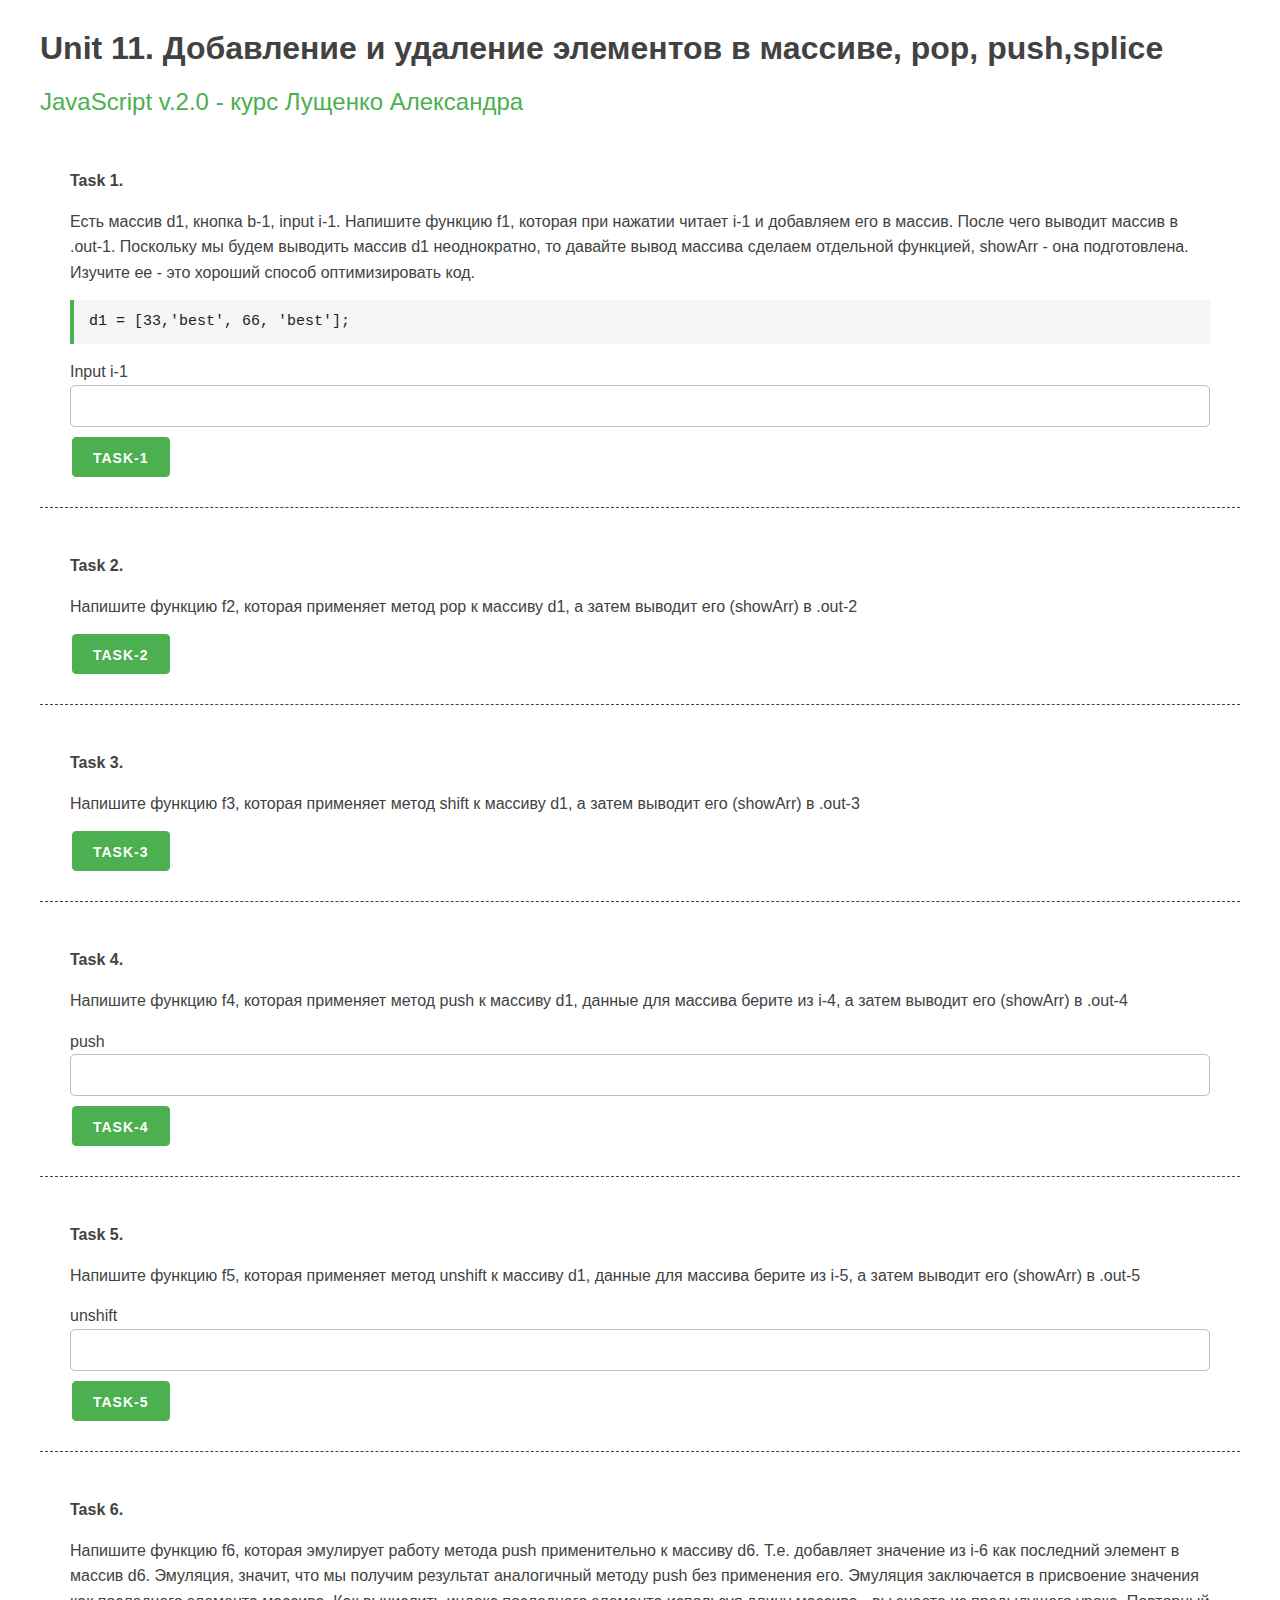
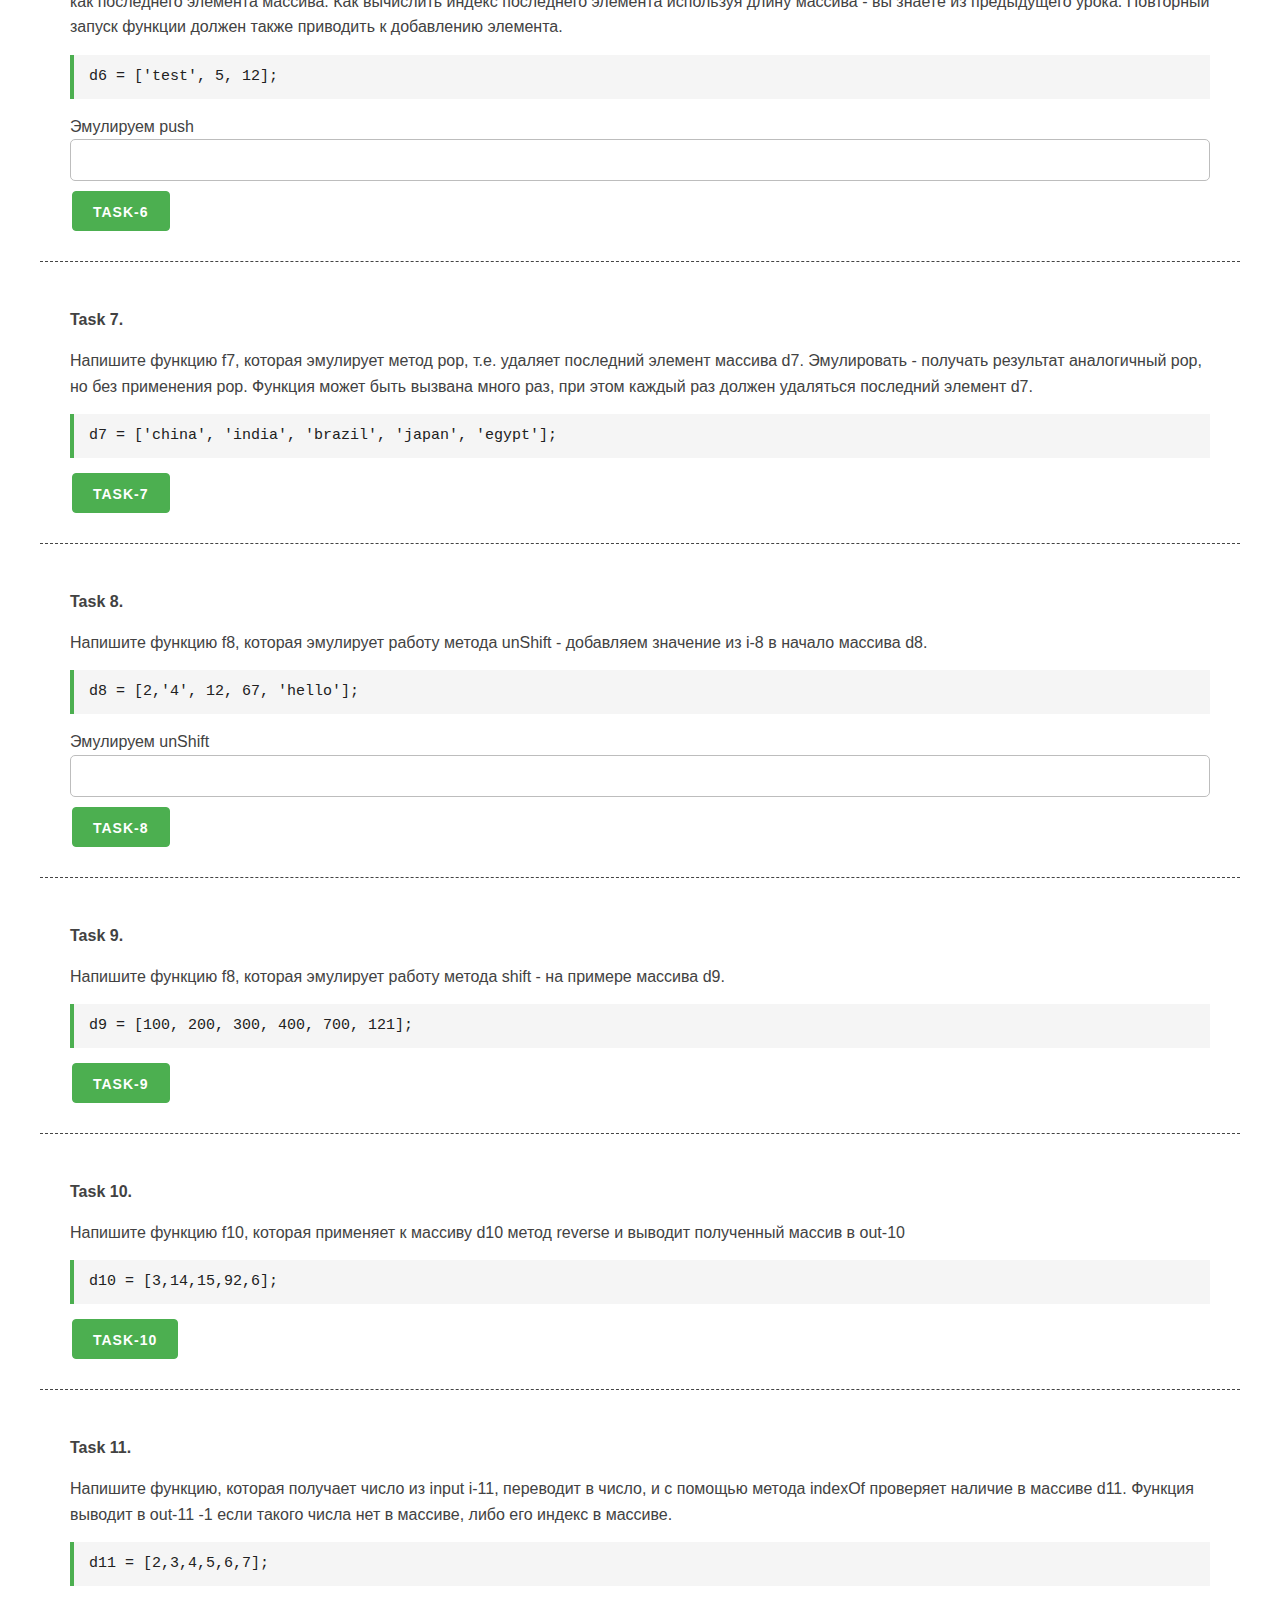
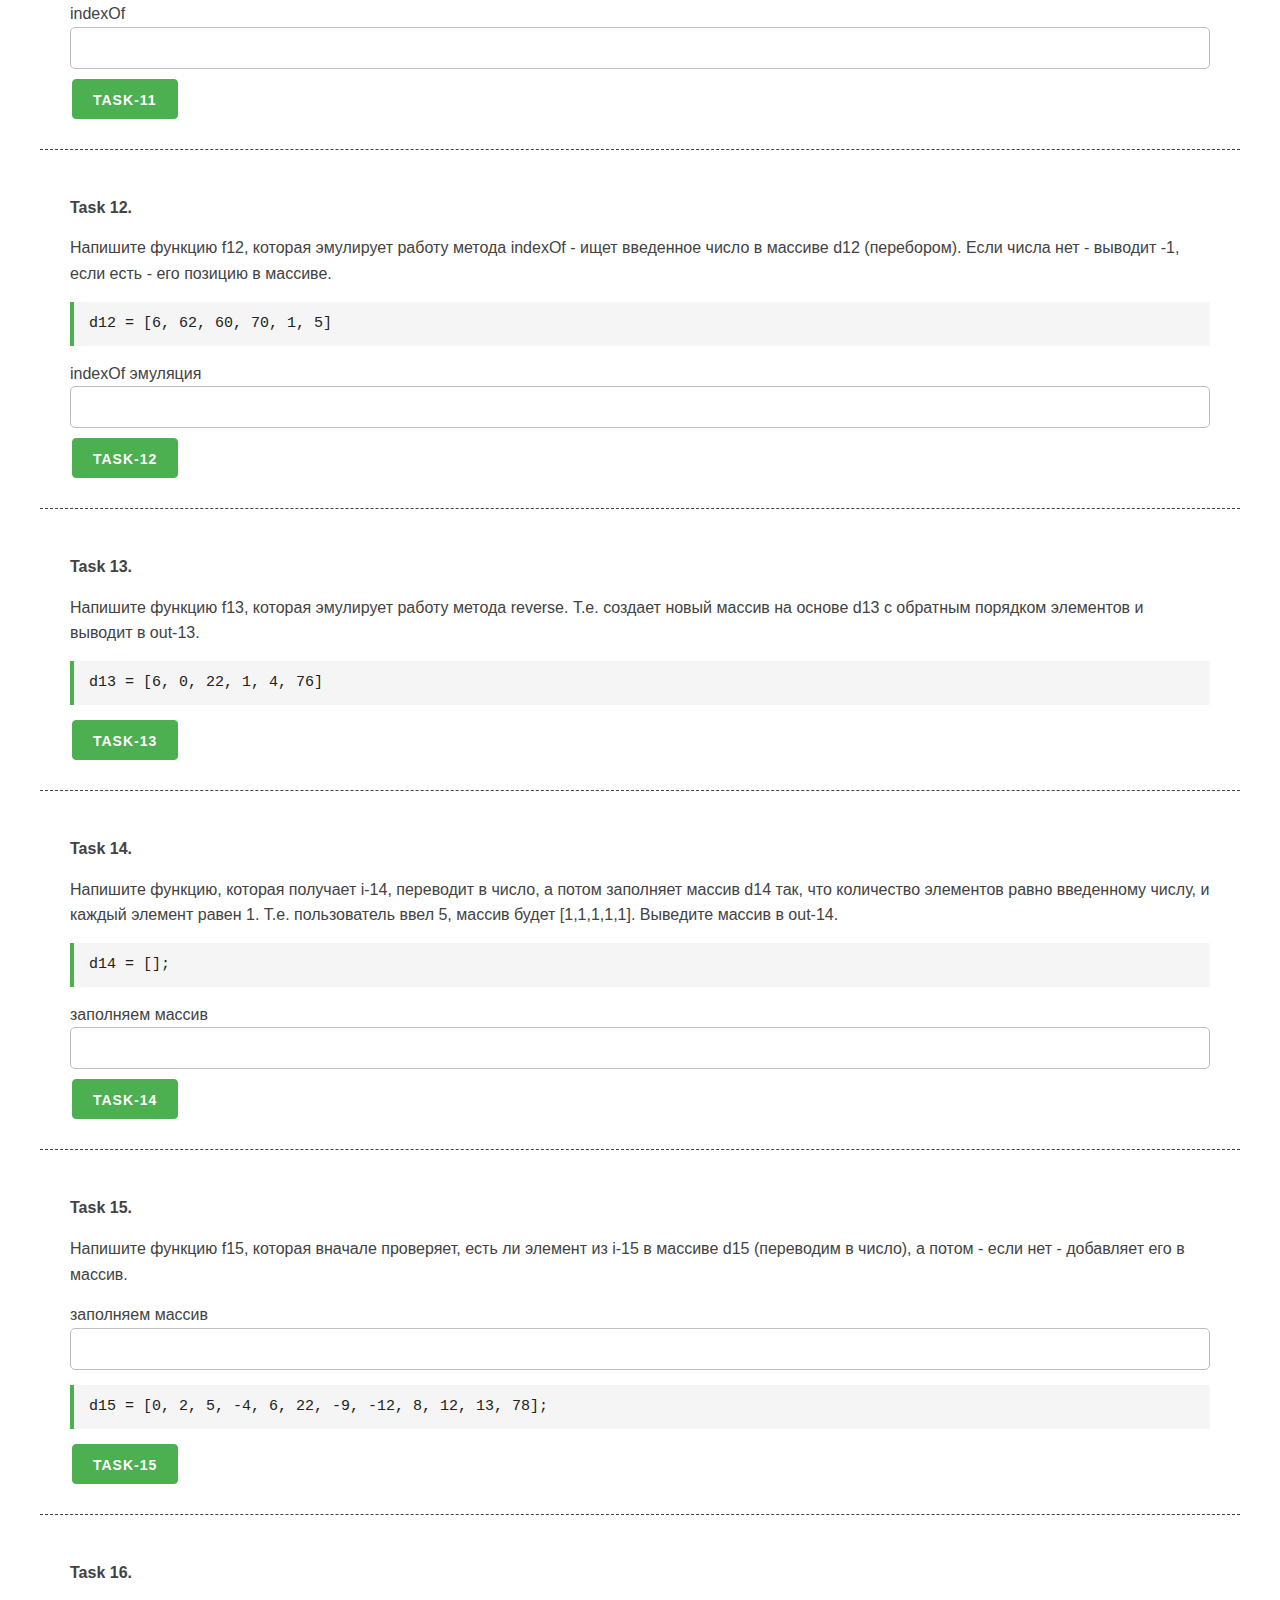
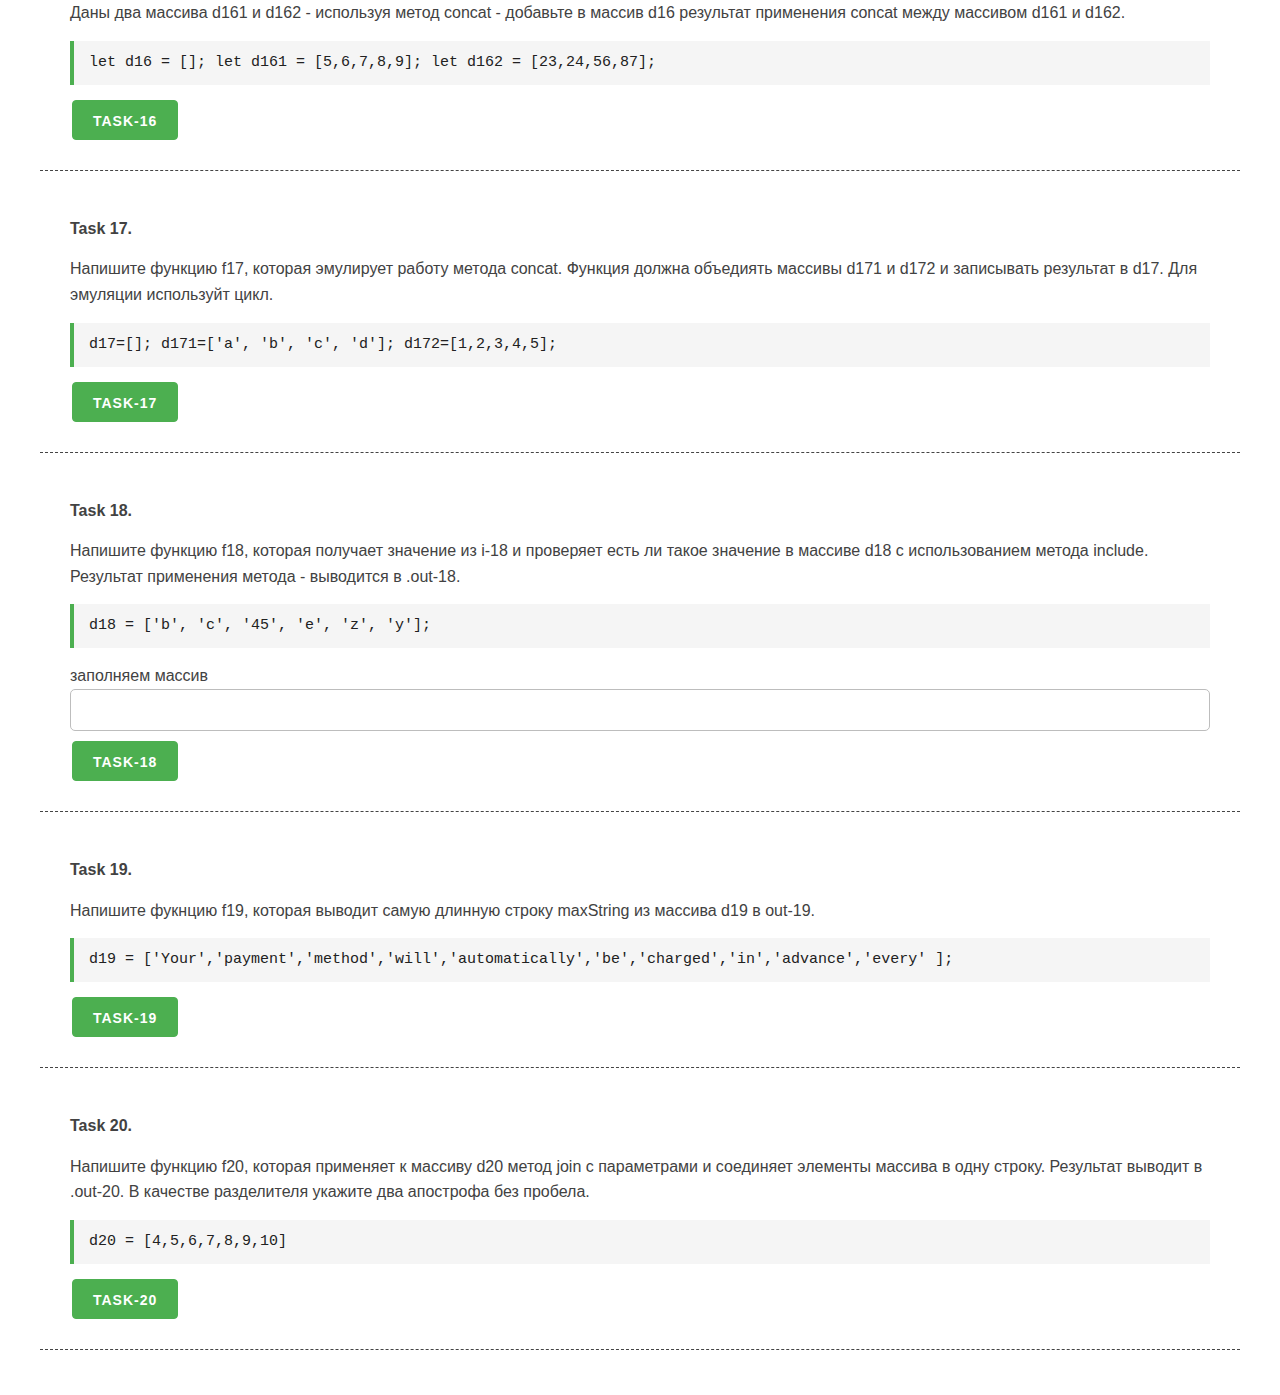
<file: unit_11/unit_11.html>
<!DOCTYPE html>
<html lang="en">

<head>
    <meta charset="UTF-8">
    <meta name="viewport" content="width=device-width, initial-scale=1.0">
    <meta http-equiv="X-UA-Compatible" content="ie=edge">
    <link rel="stylesheet" href="css/mustard-ui.min.css">
    <link rel="stylesheet" href="css/style.css">
    <title>Unit 11</title>
</head>

<body>
    <div class="container">
        <h1>Unit 11. Добавление и удаление элементов в массиве, pop, push,splice</h1>
        <h2><a href="https://itgid.info/course/javascript-2" target="_blank">JavaScript v.2.0 - курс Лущенко
                Александра</a></h2>

        <section>
            <p><b>Task 1.</b></p>
            <p>Есть массив d1, кнопка b-1, input i-1. Напишите функцию f1, которая при нажатии читает i-1 и добавляем
                его в массив. После чего выводит массив в .out-1. Поскольку мы будем выводить массив d1 неоднократно, то
                давайте вывод массива сделаем отдельной функцией, showArr - она подготовлена. Изучите ее - это хороший
                способ оптимизировать код.</p>
            <pre>
         d1 = [33,'best', 66, 'best'];
        </pre>
            <div class="form-control">Input i-1 <input type="text" class="i-1"></div>
            <button class="button-primary b-1">Task-1</button>
            <div class="out-1"></div>
        </section>

        <section>
            <p><b>Task 2.</b></p>
            <p>Напишите функцию f2, которая применяет метод pop к массиву d1, а затем выводит его (showArr) в .out-2</p>
            <button class="button-primary b-2">Task-2</button>
            <div class="out-2"></div>
        </section>

        <section>
            <p><b>Task 3.</b></p>
            <p>Напишите функцию f3, которая применяет метод shift к массиву d1, а затем выводит его (showArr) в .out-3
            </p>
            <button class="button-primary b-3">Task-3</button>
            <div class="out-3"></div>
        </section>

        <section>
            <p><b>Task 4.</b></p>
            <p>Напишите функцию f4, которая применяет метод push к массиву d1, данные для массива берите из i-4, а затем
                выводит его (showArr) в .out-4</p>
            <div class="form-control">push <input type="text" class="i-4"></div>
            <button class="button-primary b-4">Task-4</button>
            <div class="out-4"></div>
        </section>

        <section>
            <p><b>Task 5.</b></p>
            <p>Напишите функцию f5, которая применяет метод unshift к массиву d1, данные для массива берите из i-5, а
                затем выводит его (showArr) в .out-5</p>
            <div class="form-control">unshift <input type="text" class="i-5"></div>
            <button class="button-primary b-5">Task-5</button>
            <div class="out-5"></div>
        </section>

        <section>
            <p><b>Task 6.</b></p>
            <p>Напишите функцию f6, которая эмулирует работу метода push применительно к массиву d6. Т.е. добавляет
                значение из i-6 как последний элемент в массив d6. Эмуляция, значит, что мы получим результат
                аналогичный методу push без применения его. Эмуляция заключается в присвоение значения как последнего
                элемента массива. Как вычислить индекс последнего элемента используя длину массива - вы знаете из
                предыдущего урока. Повторный запуск функции должен также приводить к добавлению элемента.</p>
            <pre>d6 = ['test', 5, 12];</pre>
            <div class="form-control">Эмулируем push <input type="text" class="i-6"></div>
            <button class="button-primary b-6">Task-6</button>
            <div class="out-6"></div>
        </section>

        <section>
            <p><b>Task 7.</b></p>
            <p>Напишите функцию f7, которая эмулирует метод pop, т.е. удаляет последний элемент массива d7. Эмулировать
                - получать результат аналогичный pop, но без применения pop. Функция может быть вызвана много раз, при
                этом каждый раз должен удаляться последний элемент d7.</p>
            <pre>
            d7 = ['china', 'india', 'brazil', 'japan', 'egypt'];
        </pre>
            <button class="button-primary b-7">Task-7</button>
            <div class="out-7"></div>
        </section>

        <section>
            <p><b>Task 8.</b></p>
            <p>Напишите функцию f8, которая эмулирует работу метода unShift - добавляем значение из i-8 в начало массива
                d8.</p>
            <pre>
             d8 = [2,'4', 12, 67, 'hello'];
        </pre>
            <div class="form-control">Эмулируем unShift <input type="text" class="i-8"></div>

            <button class="button-primary b-8">Task-8</button>
            <div class="out-8"></div>
            <div class="out-8-1"></div>
        </section>

        <section>
            <p><b>Task 9.</b></p>
            <p>Напишите функцию f8, которая эмулирует работу метода shift - на примере массива d9.</p>
            <pre>
            d9 = [100, 200, 300, 400, 700, 121];
        </pre>
            <button class="button-primary b-9">Task-9</button>
            <div class="out-9"></div>
        </section>

        <section>
            <p><b>Task 10.</b></p>
            <p>Напишите функцию f10, которая применяет к массиву d10 метод reverse и выводит полученный массив в out-10
            </p>
            <pre>d10 = [3,14,15,92,6];</pre>
            <button class="button-primary b-10">Task-10</button>
            <div class="out-10"></div>
        </section>

        <section>
            <p><b>Task 11.</b></p>
            <p>Напишите функцию, которая получает число из input i-11, переводит в число, и с помощью метода indexOf
                проверяет наличие в массиве d11. Функция выводит в out-11 -1 если такого числа нет в массиве, либо его
                индекс в массиве.
            </p>
            <pre>d11 = [2,3,4,5,6,7];</pre>
            <div class="form-control">indexOf <input type="text" class="i-11"></div>

            <button class="button-primary b-11">Task-11</button>
            <div class="out-11"></div>
        </section>

        <section>
            <p><b>Task 12.</b></p>
            <p>Напишите функцию f12, которая эмулирует работу метода indexOf - ищет введенное число в массиве d12
                (перебором). Если числа нет - выводит -1, если есть - его позицию в массиве.</p>
            <pre>d12 = [6, 62, 60, 70, 1, 5]</pre>
            <div class="form-control">indexOf эмуляция<input type="text" class="i-12"></div>

            <button class="button-primary b-12">Task-12</button>
            <div class="out-12"></div>
        </section>

        <section>
            <p><b>Task 13.</b></p>
            <p>Напишите функцию f13, которая эмулирует работу метода reverse. Т.е. создает новый массив на основе d13 с
                обратным порядком элементов и выводит в out-13.</p>
            <pre> d13 = [6, 0, 22, 1, 4, 76]</pre>
            <button class="button-primary b-13">Task-13</button>
            <div class="out-13"></div>
        </section>

        <section>
            <p><b>Task 14.</b></p>
            <p>Напишите функцию, которая получает i-14, переводит в число, а потом заполняет массив d14 так, что
                количество элементов равно введенному числу, и каждый элемент равен 1. Т.е. пользователь ввел 5, массив
                будет [1,1,1,1,1]. Выведите массив в out-14. </p>
            <pre>d14 = [];</pre>
            <div class="form-control">заполняем массив<input type="text" class="i-14"></div>
            <button class="button-primary b-14">Task-14</button>
            <div class="out-14"></div>
        </section>

        <section>
            <p><b>Task 15.</b></p>
            <p>Напишите функцию f15, которая вначале проверяет, есть ли элемент из i-15 в массиве d15 (переводим в
                число), а потом - если нет - добавляет его в массив.</p>
            <div class="form-control">заполняем массив<input type="text" class="i-15"></div>

            <pre>d15 = [0, 2, 5, -4, 6, 22, -9, -12, 8, 12, 13, 78];</pre>
            <button class="button-primary b-15">Task-15</button>
            <div class="out-15"></div>
        </section>

        <section>
            <p><b>Task 16.</b></p>
            <p>Даны два массива d161 и d162 - используя метод concat - добавьте в массив d16 результат применения concat
                между массивом d161 и d162.</p>
            <pre>
let d16 = [];
let d161 = [5,6,7,8,9];
let d162 = [23,24,56,87];
        </pre>
            <button class="button-primary b-16">Task-16</button>
            <div class="out-16"></div>
        </section>

        <section>
            <p><b>Task 17.</b></p>
            <p>Напишите функцию f17, которая эмулирует работу метода concat. Функция должна объедиять массивы d171 и
                d172 и записывать результат в d17. Для эмуляции используйт цикл.</p>
            <pre>
d17=[];
d171=['a', 'b', 'c', 'd'];
d172=[1,2,3,4,5];
        </pre>
            <button class="button-primary b-17">Task-17</button>
            <div class="out-17"></div>
        </section>

        <section>
            <p><b>Task 18.</b></p>
            <p>Напишите функцию f18, которая получает значение из i-18 и проверяет есть ли такое значение в массиве d18
                c использованием метода include. Результат применения метода - выводится в .out-18.</p>
            <pre>d18 = ['b', 'c', '45', 'e', 'z', 'y'];</pre>
            <div class="form-control">заполняем массив<input type="text" class="i-18"></div>
            <button class="button-primary b-18">Task-18</button>
            <div class="out-18"></div>
        </section>

        <section>
            <p><b>Task 19.</b></p>
            <p>Напишите фукнцию f19, которая выводит самую длинную строку maxString из массива d19 в out-19.</p>
            <pre>d19 = ['Your','payment','method','will','automatically','be','charged','in','advance','every' ];</pre>
            <button class="button-primary b-19">Task-19</button>
            <div class="out-19"></div>
        </section>

        <section>
            <p><b>Task 20.</b></p>
            <p>Напишите функцию f20, которая применяет к массиву d20 метод join с параметрами и соединяет элементы
                массива в одну строку. Результат выводит в .out-20. В качестве разделителя укажите два апострофа без
                пробела.</p>
            <pre> d20 = [4,5,6,7,8,9,10]</pre>
            <button class="button-primary b-20">Task-20</button>
            <div class="out-20"></div>
        </section>



    </div>

    <script src="unit_11.js"></script>
</body>

</html>
</file>
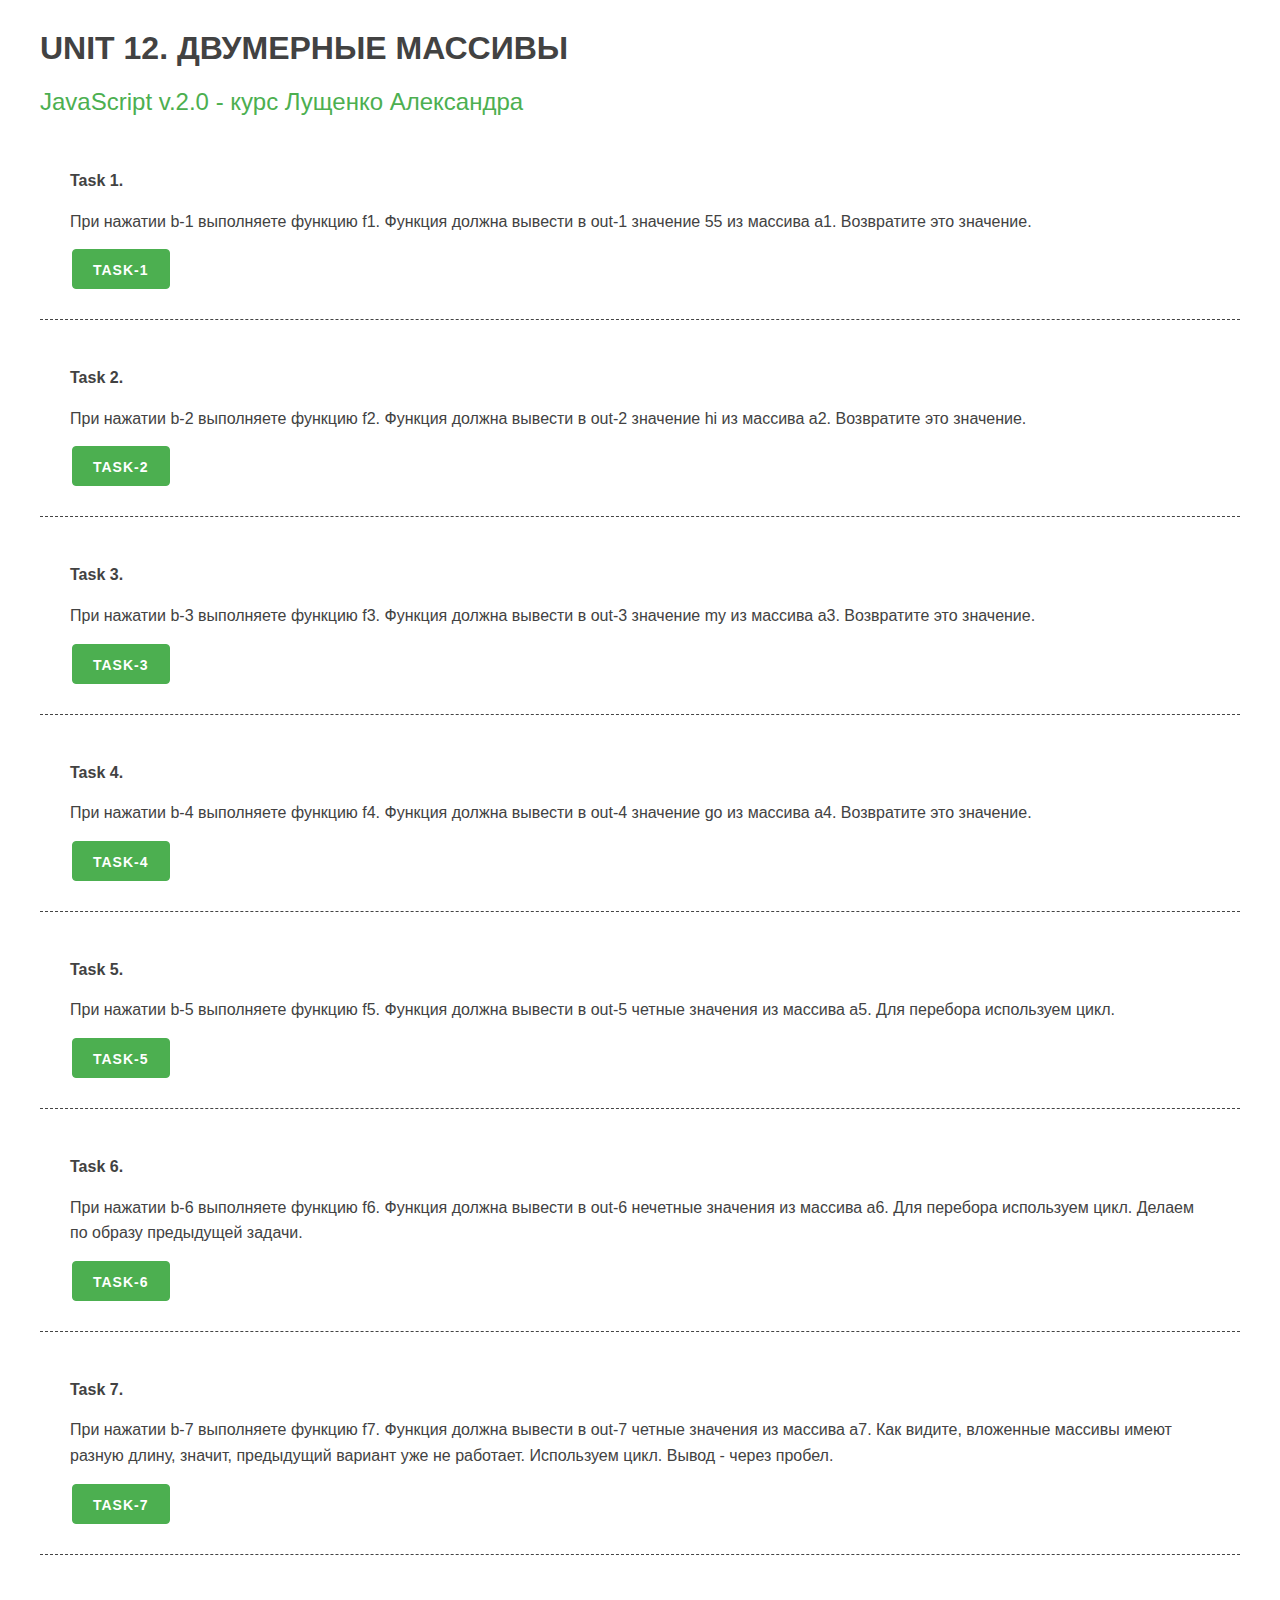
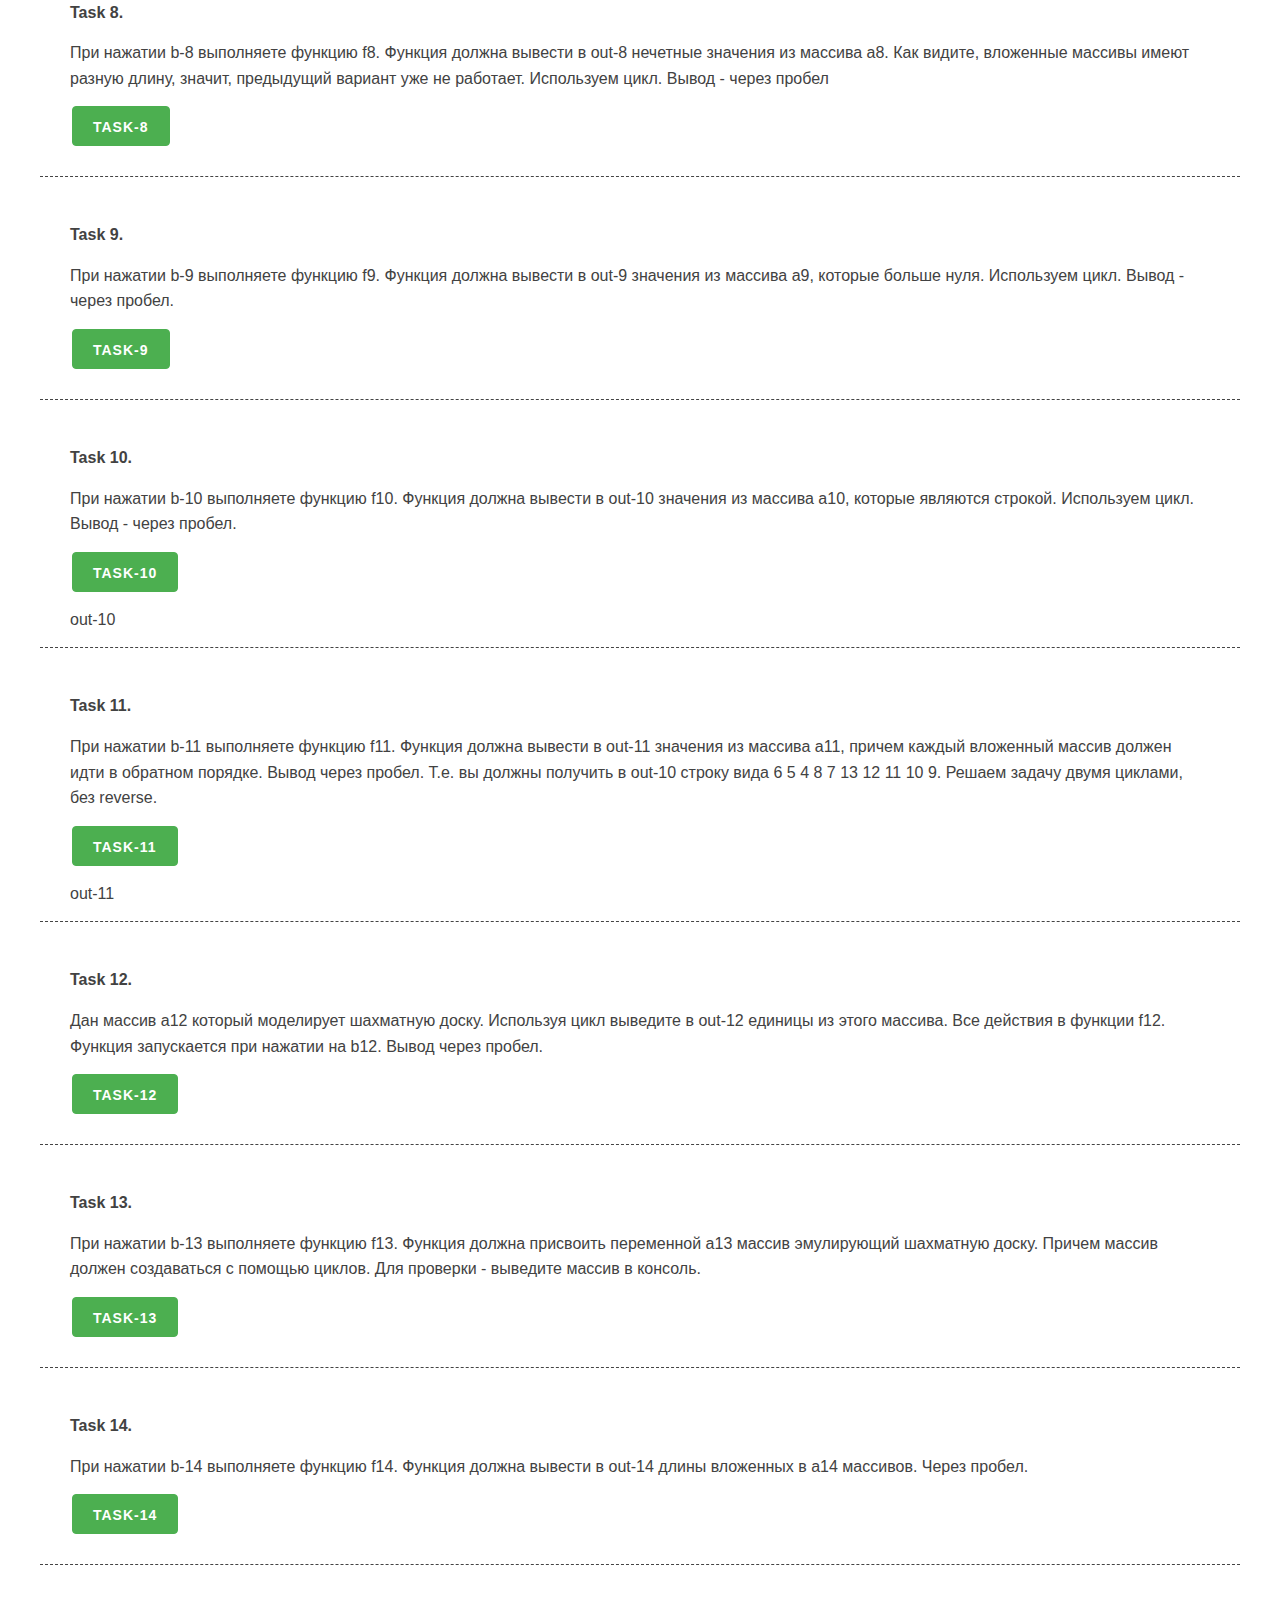
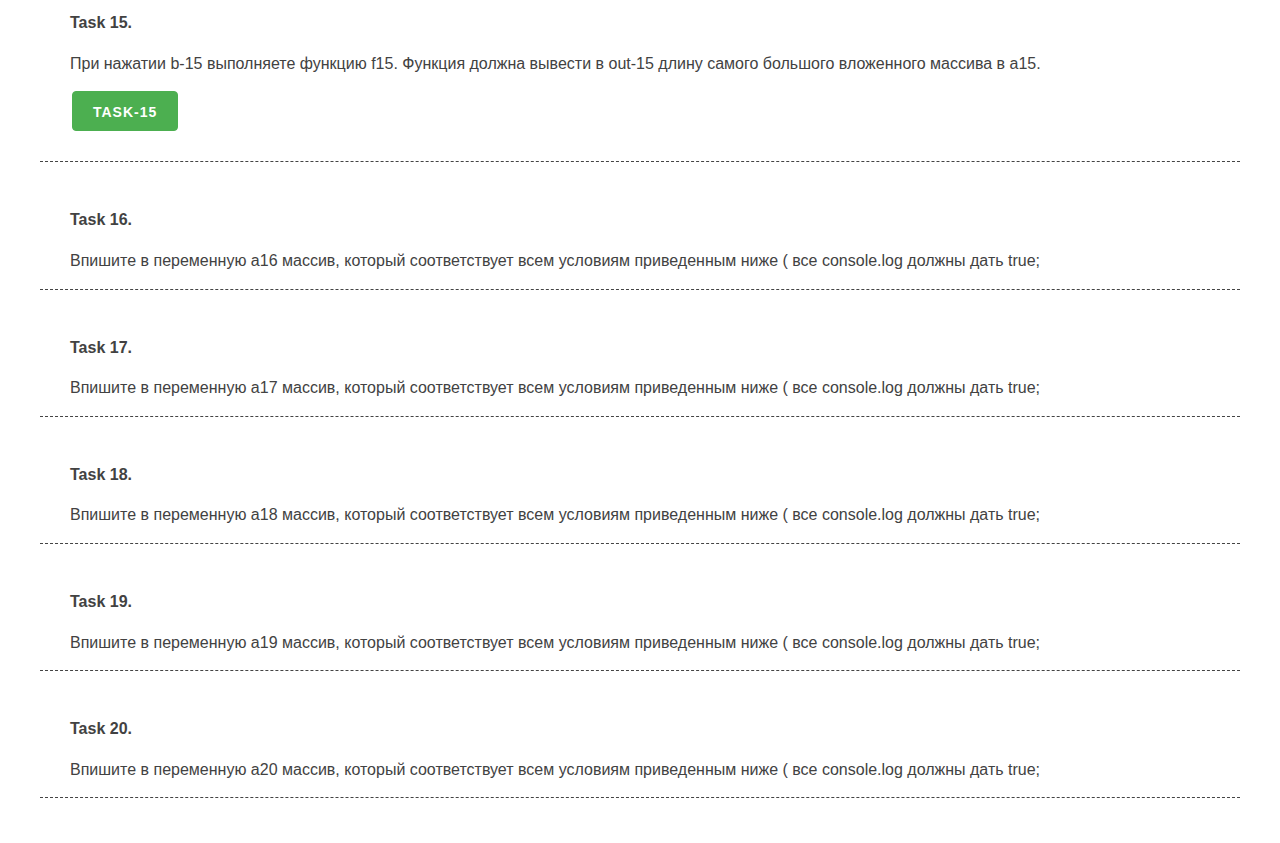
<file: unit_12/unit_12.html>
<!DOCTYPE html>
<html lang="en">

<head>
    <meta charset="UTF-8">
    <meta name="viewport" content="width=device-width, initial-scale=1.0">
    <meta http-equiv="X-UA-Compatible" content="ie=edge">
    <link rel="stylesheet" href="css/mustard-ui.min.css">
    <link rel="stylesheet" href="css/style.css">
    <title>Unit 12</title>
</head>

<body>
    <div class="container">
        <h1>UNIT 12. ДВУМЕРНЫЕ МАССИВЫ</h1>
        <h2><a href="https://itgid.info/course/javascript-2" target="_blank">JavaScript v.2.0 - курс Лущенко
                Александра</a></h2>

        <section>
            <p><b>Task 1.</b></p>
            <p>При нажатии b-1 выполняете функцию f1. Функция должна вывести в out-1 значение 55 из массива a1. Возвратите это значение.</p>
            <button class="button-primary b-1">Task-1</button>
            <div class="out-1"></div>
        </section>

        <section>
            <p><b>Task 2.</b></p>
            <p>При нажатии b-2 выполняете функцию f2. Функция должна вывести в out-2 значение hi из массива a2. Возвратите это значение.</p>
            <button class="button-primary b-2">Task-2</button>
            <div class="out-2"></div>
        </section>

        <section>
            <p><b>Task 3.</b></p>
            <p>При нажатии b-3 выполняете функцию f3. Функция должна вывести в out-3 значение my из массива a3. Возвратите это значение.</p>
            <button class="button-primary b-3">Task-3</button>
            <div class="out-3"></div>
        </section>

        <section>
            <p><b>Task 4.</b></p>
            <p>При нажатии b-4 выполняете функцию f4. Функция должна вывести в out-4 значение go из массива a4. Возвратите это значение.</p>
            <button class="button-primary b-4">Task-4</button>
            <div class="out-4"></div>
        </section>

        <section>
            <p><b>Task 5.</b></p>
            <p>При нажатии b-5 выполняете функцию f5. Функция должна вывести в out-5 четные значения из массива a5. Для перебора используем цикл.
            </p>
            <button class="button-primary b-5">Task-5</button>
            <div class="out-5"></div>
        </section>

        <section>
            <p><b>Task 6.</b></p>
            <p>При нажатии b-6 выполняете функцию f6. Функция должна вывести в out-6 нечетные значения из массива a6. Для перебора используем цикл. Делаем по образу предыдущей задачи.</p>
            <button class="button-primary b-6">Task-6</button>
            <div class="out-6"></div>
        </section>

        <section>
            <p><b>Task 7.</b></p>
            <p> При нажатии b-7 выполняете функцию f7. Функция должна вывести в out-7 четные значения из массива a7. Как видите, вложенные массивы имеют разную длину, значит, предыдущий вариант уже не работает. Используем цикл. Вывод - через пробел.</p>
            <button class="button-primary b-7">Task-7</button>
            <div class="out-7"></div>
        </section>

        <section>
            <p><b>Task 8.</b></p>
            <p>При нажатии b-8 выполняете функцию f8. Функция должна вывести в out-8 нечетные значения из массива a8. Как видите, вложенные массивы имеют разную длину, значит, предыдущий вариант уже не работает. Используем цикл. Вывод - через пробел</p>
            <button class="button-primary b-8">Task-8</button>
            <div class="out-8"></div>
        </section>

        <section>
            <p><b>Task 9.</b></p>
            <p>При нажатии b-9 выполняете функцию f9. Функция должна вывести в out-9 значения из массива a9, которые больше нуля. Используем цикл. Вывод - через пробел.
            </p>

            <button class="button-primary b-9">Task-9</button>
            <div class="out-9"></div>
        </section>

        <section>
            <p><b>Task 10.</b></p>
            <p>При нажатии b-10 выполняете функцию f10. Функция должна вывести в out-10 значения из массива a10, которые являются строкой. Используем цикл. Вывод - через пробел.</p>
            <button class="button-primary b-10">Task-10</button>
            <div class="out-10">out-10</div>
        </section>

        <section>
            <p><b>Task 11.</b></p>
            <p>При нажатии b-11 выполняете функцию f11. Функция должна вывести в out-11 значения из массива a11, причем каждый вложенный массив должен идти в обратном порядке. Вывод через пробел. Т.е. вы должны получить в out-10 строку вида 6 5 4 8 7 13 12 11 10 9. Решаем задачу двумя циклами, без reverse.</p>
            <button class="button-primary b-11">Task-11</button>
            <div class="out-11">out-11</div>
        </section>

        <section>
            <p><b>Task 12.</b></p>
            <p> Дан массив a12 который моделирует шахматную доску. Используя цикл выведите в out-12 единицы из этого массива. Все действия в функции f12. Функция запускается при нажатии на b12. Вывод через пробел.</p>
            <button class="button-primary b-12">Task-12</button>
            <div class="out-12"></div>
        </section>

        <section>
            <p><b>Task 13.</b></p>
            <p>При нажатии b-13 выполняете функцию f13. Функция должна присвоить переменной a13 массив эмулирующий шахматную доску. Причем массив должен создаваться с помощью циклов. Для проверки - выведите массив в консоль.</p>
            <button class="button-primary b-13">Task-13</button>
            <div class="out-13"></div>
        </section>

        <section>
            <p><b>Task 14.</b></p>
            <p>При нажатии b-14 выполняете функцию f14. Функция должна вывести в out-14 длины вложенных в a14 массивов. Через пробел.</p>
            <button class="button-primary b-14">Task-14</button>
            <div class="out-14"></div>
        </section>

        <section>
            <p><b>Task 15.</b></p>
            <p>При нажатии b-15 выполняете функцию f15. Функция должна вывести в out-15 длину самого большого вложенного массива в a15.</p>
            <button class="button-primary b-15">Task-15</button>
            <div class="out-15"></div>
        </section>

        <section>
            <p><b>Task 16.</b></p>
            <p>Впишите в переменную a16 массив, который соответствует всем условиям приведенным ниже ( все console.log должны дать true;</p>
        </section>

        <section>
            <p><b>Task 17.</b></p>
            <p>Впишите в переменную a17 массив, который соответствует всем условиям приведенным ниже ( все console.log должны дать true;</p>
        </section>

        <section>
            <p><b>Task 18.</b></p>
            <p>Впишите в переменную a18 массив, который соответствует всем условиям приведенным ниже ( все console.log должны дать true;</p>
        </section>

        <section>
            <p><b>Task 19.</b></p>
            <p> Впишите в переменную a19 массив, который соответствует всем условиям приведенным ниже ( все console.log должны дать true;</p>
        </section>

        <section>
            <p><b>Task 20.</b></p>
            <p>Впишите в переменную a20 массив, который соответствует всем условиям приведенным ниже ( все console.log должны дать true;</p>
        </section>

    </div>

    <script src="unit_12.js"></script>
</body>

</html>
</file>
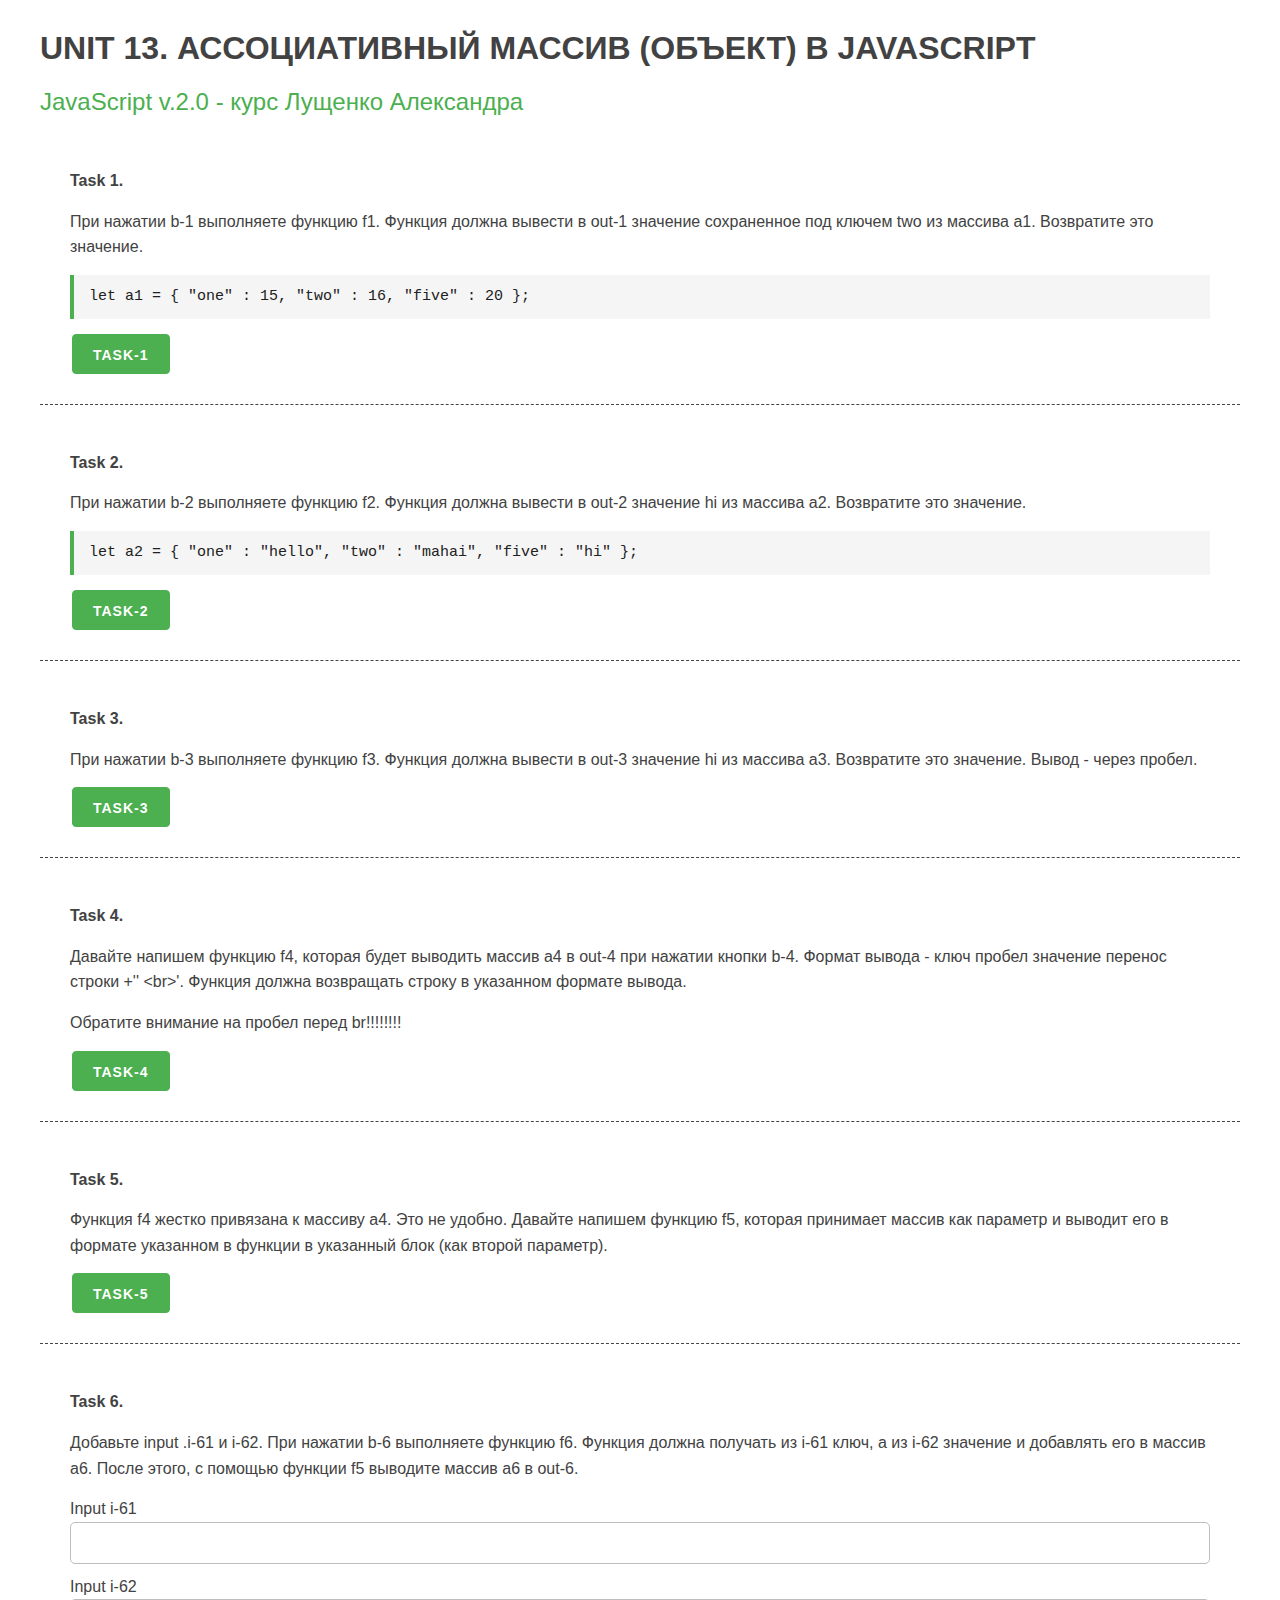
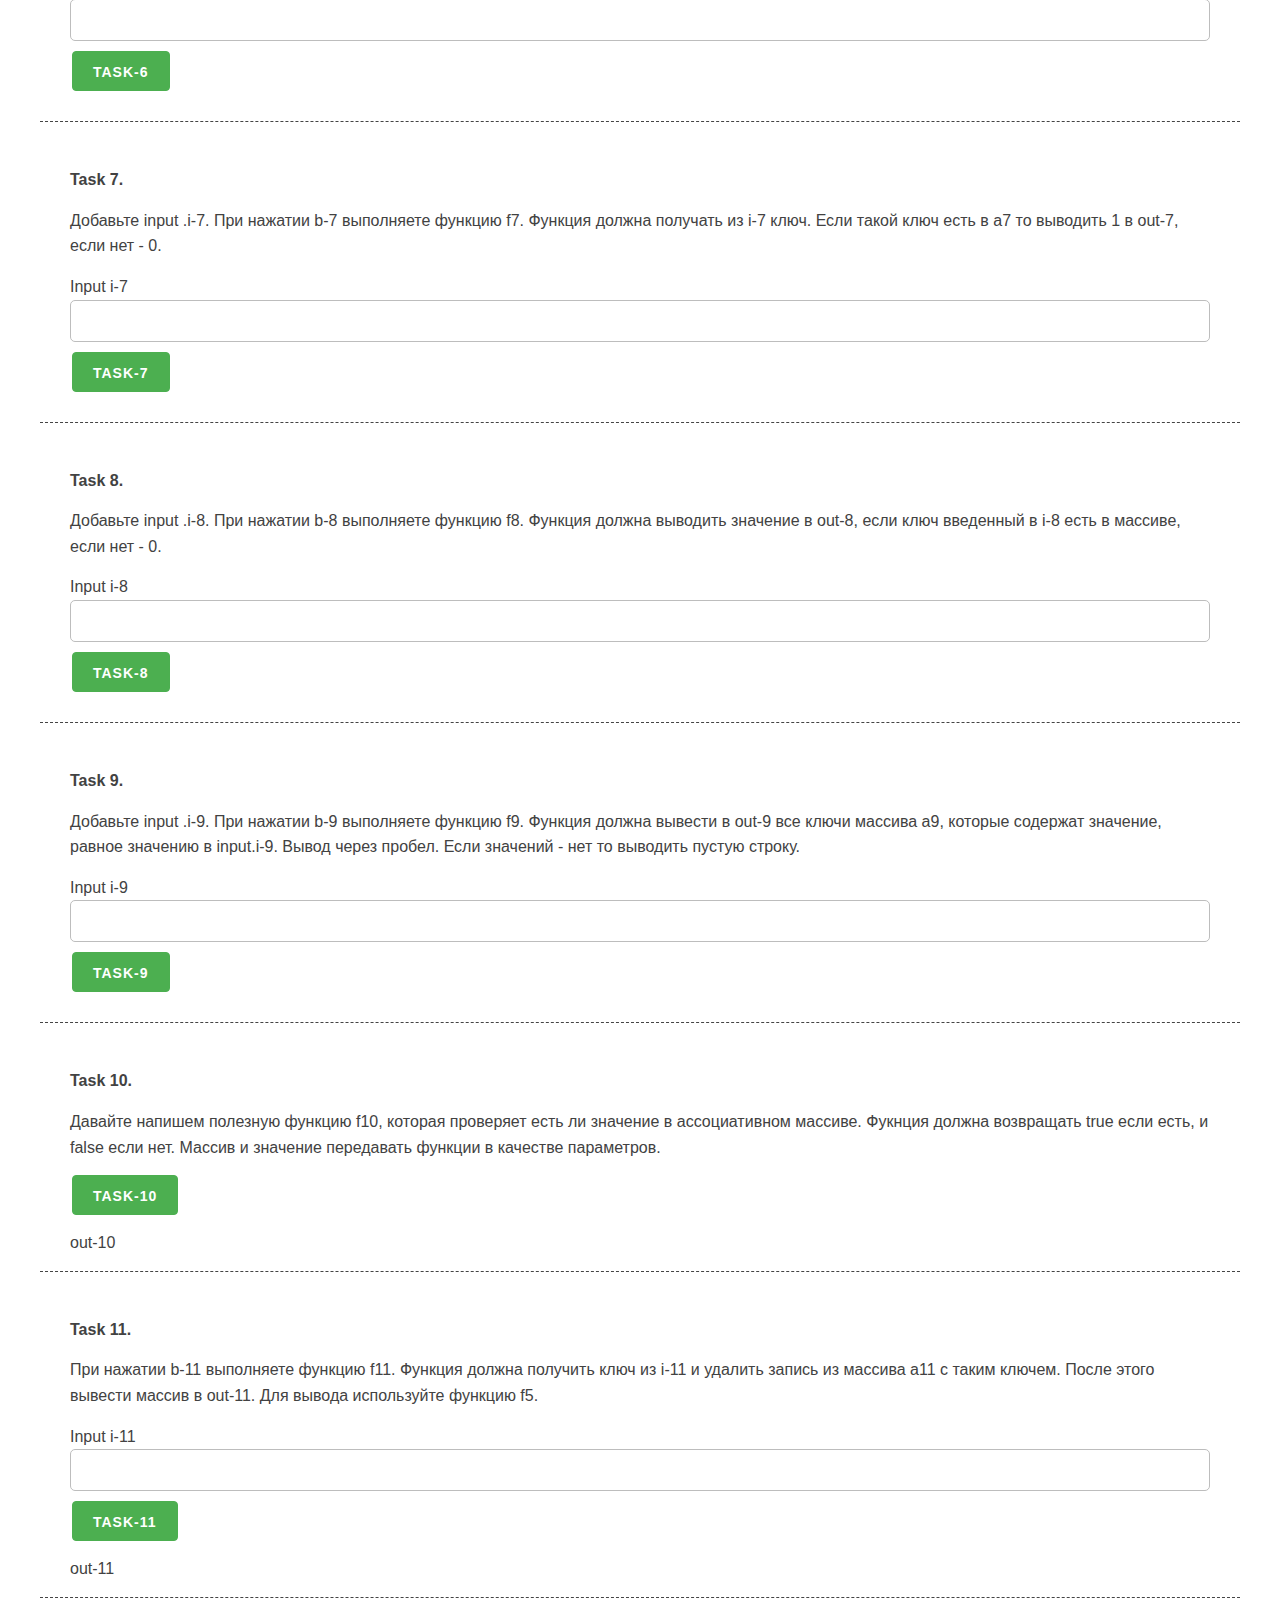
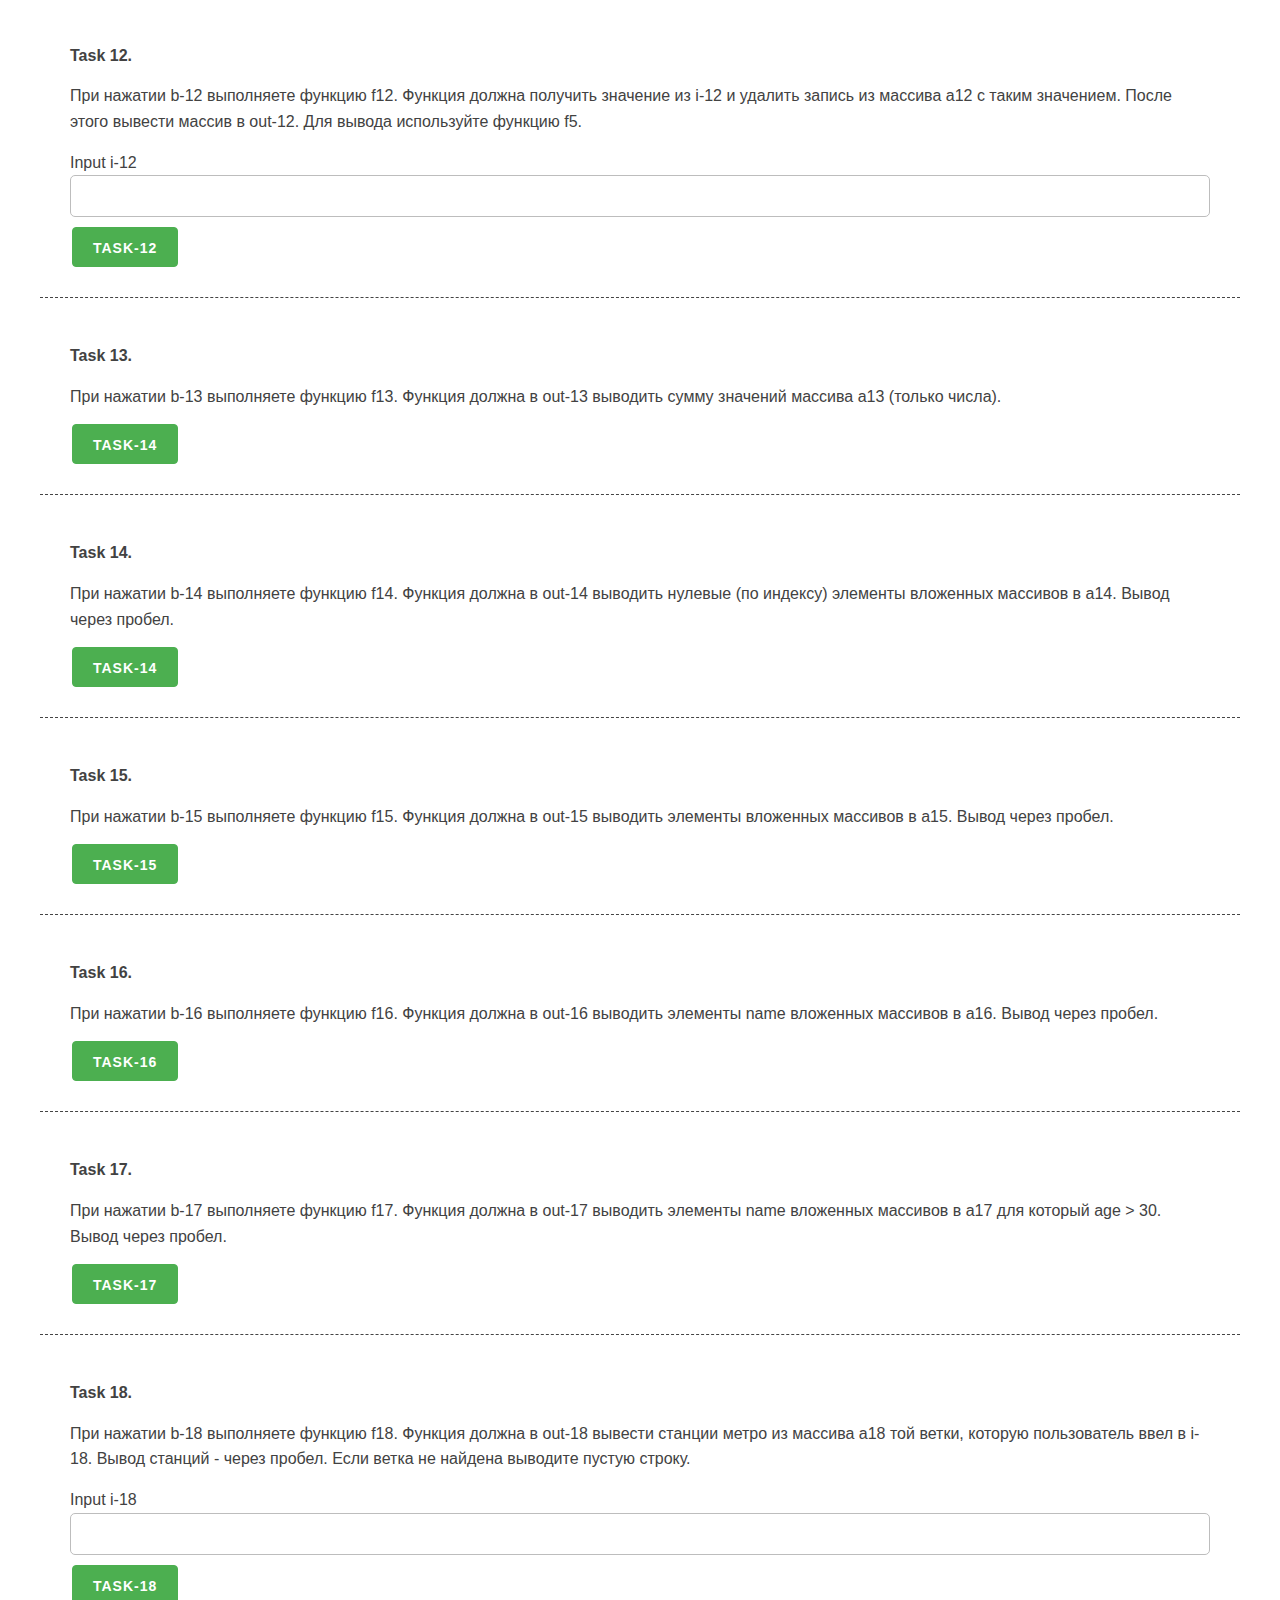
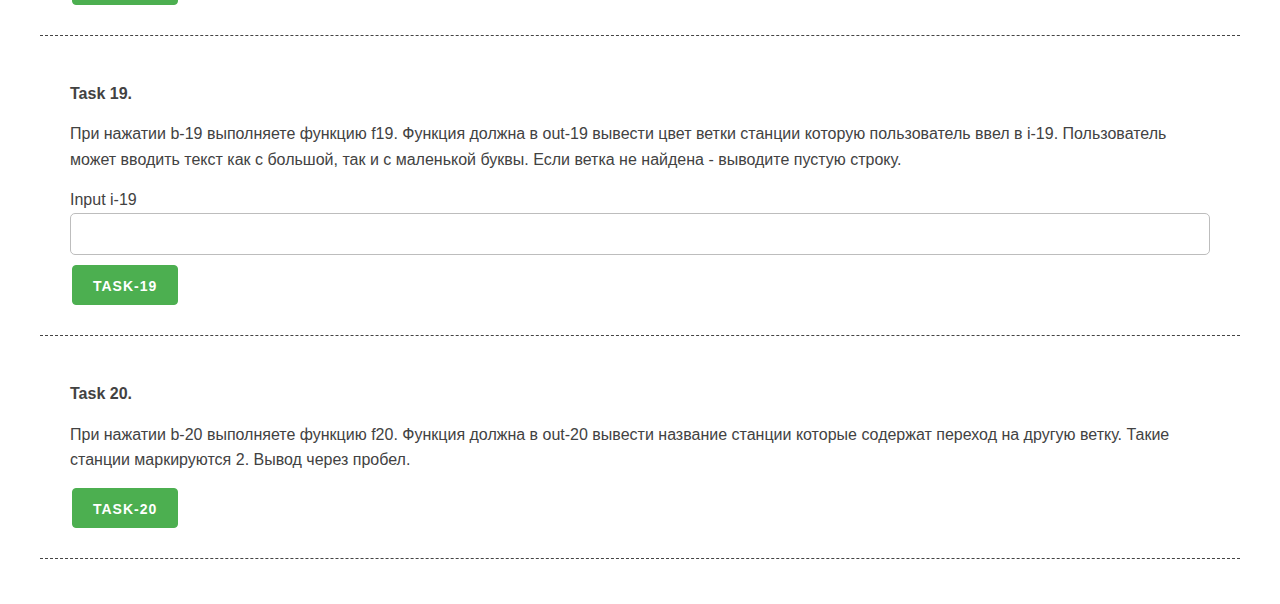
<file: unit_13/unit_13.html>
<!DOCTYPE html>
<html lang="en">

<head>
    <meta charset="UTF-8">
    <meta name="viewport" content="width=device-width, initial-scale=1.0">
    <meta http-equiv="X-UA-Compatible" content="ie=edge">
    <link rel="stylesheet" href="css/mustard-ui.min.css">
    <link rel="stylesheet" href="css/style.css">
    <title>Unit 13</title>
</head>

<body>
    <div class="container">
        <h1>UNIT 13. АССОЦИАТИВНЫЙ МАССИВ (ОБЪЕКТ) В JAVASCRIPT</h1>
        <h2><a href="https://itgid.info/course/javascript-2" target="_blank">JavaScript v.2.0 - курс Лущенко
                Александра</a></h2>

        <section>
            <p><b>Task 1.</b></p>
            <p>При нажатии b-1 выполняете функцию f1. Функция должна вывести в out-1 значение сохраненное под ключем two
                из массива a1. Возвратите это значение.</p>
            <pre>
let a1 = {
"one" : 15,
"two" : 16,
"five" : 20
};
</pre>
            <button class="button-primary b-1">Task-1</button>
            <div class="out-1"></div>
        </section>

        <section>
            <p><b>Task 2.</b></p>
            <p>При нажатии b-2 выполняете функцию f2. Функция должна вывести в out-2 значение hi из массива a2.
                Возвратите это значение.</p>
            <pre>
    let a2 = {
"one" : "hello",
"two" : "mahai",
"five" : "hi"
};
</pre>
            <button class="button-primary b-2">Task-2</button>
            <div class="out-2"></div>
        </section>

        <section>
            <p><b>Task 3.</b></p>
            <p>При нажатии b-3 выполняете функцию f3. Функция должна вывести в out-3 значение hi из массива a3.
                Возвратите это значение. Вывод - через пробел.</p>
            <button class="button-primary b-3">Task-3</button>
            <div class="out-3"></div>
        </section>

        <section>
            <p><b>Task 4.</b></p>
            <p>Давайте напишем функцию f4, которая будет выводить массив a4 в out-4 при нажатии кнопки b-4. Формат
                вывода - ключ пробел значение перенос строки +'&#x27; &#x3C;br&#x3E;'. Функция должна возвращать строку
                в указанном формате вывода.</p>
            <p> Обратите внимание на пробел перед br!!!!!!!!</p>
            <button class="button-primary b-4">Task-4</button>
            <div class="out-4"></div>
        </section>

        <section>
            <p><b>Task 5.</b></p>
            <p>Функция f4 жестко привязана к массиву a4. Это не удобно. Давайте напишем функцию f5, которая принимает
                массив как параметр и выводит его в формате указанном в функции в указанный блок (как второй параметр).
            </p>
            <button class="button-primary b-5">Task-5</button>
            <div class="out-5"></div>
        </section>

        <section>
            <p><b>Task 6.</b></p>
            <p> Добавьте input .i-61 и i-62. При нажатии b-6 выполняете функцию f6. Функция должна получать из i-61
                ключ, а из i-62 значение и добавлять его в массив a6. После этого, с помощью функции f5 выводите массив
                a6 в out-6.</p>
            <div class="form-control">Input i-61 <input type="text" class="i-61"></div>
            <div class="form-control">Input i-62 <input type="text" class="i-62"></div>
            <button class="button-primary b-6">Task-6</button>
            <div class="out-6"></div>
        </section>

        <section>
            <p><b>Task 7.</b></p>
            <p> Добавьте input .i-7. При нажатии b-7 выполняете функцию f7. Функция должна получать из i-7 ключ. Если
                такой ключ есть в a7 то выводить 1 в out-7, если нет - 0.</p>
            <div class="form-control">Input i-7 <input type="text" class="i-7"></div>
            <button class="button-primary b-7">Task-7</button>
            <div class="out-7"></div>
        </section>

        <section>
            <p><b>Task 8.</b></p>
            <p>Добавьте input .i-8. При нажатии b-8 выполняете функцию f8. Функция должна выводить значение в out-8,
                если ключ введенный в i-8 есть в массиве, если нет - 0.</p>
            <div class="form-control">Input i-8 <input type="text" class="i-8"></div>
            <button class="button-primary b-8">Task-8</button>
            <div class="out-8"></div>
        </section>

        <section>
            <p><b>Task 9.</b></p>
            <p>Добавьте input .i-9. При нажатии b-9 выполняете функцию f9. Функция должна вывести в out-9 все ключи
                массива a9, которые содержат значение, равное значению в input.i-9. Вывод через пробел. Если значений -
                нет то выводить пустую строку. </p>
            <div class="form-control">Input i-9 <input type="text" class="i-9"></div>
            <button class="button-primary b-9">Task-9</button>
            <div class="out-9"></div>
        </section>

        <section>
            <p><b>Task 10.</b></p>
            <p>Давайте напишем полезную функцию f10, которая проверяет есть ли значение в ассоциативном массиве. Фукнция
                должна возвращать true если есть, и false если нет. Массив и значение передавать функции в качестве
                параметров.</p>
            <button class="button-primary b-10">Task-10</button>
            <div class="out-10">out-10</div>
        </section>

        <section>
            <p><b>Task 11.</b></p>
            <p>При нажатии b-11 выполняете функцию f11. Функция должна получить ключ из i-11 и удалить запись из массива
                a11 с таким ключем. После этого вывести массив в out-11. Для вывода используйте функцию f5.</p>
            <div class="form-control">Input i-11 <input type="text" class="i-11"></div>
            <button class="button-primary b-11">Task-11</button>
            <div class="out-11">out-11</div>
        </section>

        <section>
            <p><b>Task 12.</b></p>
            <p> При нажатии b-12 выполняете функцию f12. Функция должна получить значение из i-12 и удалить запись из
                массива a12 с таким значением. После этого вывести массив в out-12. Для вывода используйте функцию f5.
            </p>
            <div class="form-control">Input i-12 <input type="text" class="i-12"></div>

            <button class="button-primary b-12">Task-12</button>
            <div class="out-12"></div>
        </section>

        <section>
            <p><b>Task 13.</b></p>
            <p> При нажатии b-13 выполняете функцию f13. Функция должна в out-13 выводить сумму значений массива a13
                (только числа).</p>
            <button class="button-primary b-13">Task-14</button>
            <div class="out-13"></div>
        </section>

        <section>
            <p><b>Task 14.</b></p>
            <p>При нажатии b-14 выполняете функцию f14. Функция должна в out-14 выводить нулевые (по индексу) элементы
                вложенных массивов в a14. Вывод через пробел.</p>
            <button class="button-primary b-14">Task-14</button>
            <div class="out-14"></div>
        </section>

        <section>
            <p><b>Task 15.</b></p>
            <p>При нажатии b-15 выполняете функцию f15. Функция должна в out-15 выводить элементы вложенных массивов в
                a15. Вывод через пробел.</p>
            <button class="button-primary b-15">Task-15</button>
            <div class="out-15"></div>
        </section>

        <section>
            <p><b>Task 16.</b></p>
            <p>При нажатии b-16 выполняете функцию f16. Функция должна в out-16 выводить элементы name вложенных
                массивов в a16. Вывод через пробел.</p>
            <button class="button-primary b-16">Task-16</button>
            <div class="out-16"></div>
        </section>

        <section>
            <p><b>Task 17.</b></p>
            <p> При нажатии b-17 выполняете функцию f17. Функция должна в out-17 выводить элементы name вложенных
                массивов в a17 для который age > 30. Вывод через пробел.</p>
            <button class="button-primary b-17">Task-17</button>
            <div class="out-17"></div>
        </section>

        <section>
            <p><b>Task 18.</b></p>
            <p>При нажатии b-18 выполняете функцию f18. Функция должна в out-18 вывести станции метро из массива a18 той
                ветки, которую пользователь ввел в i-18. Вывод станций - через пробел. Если ветка не найдена выводите
                пустую строку.</p>
            <div class="form-control">Input i-18 <input type="text" class="i-18"></div>
            <button class="button-primary b-18">Task-18</button>
            <div class="out-18"></div>
        </section>

        <section>
            <p><b>Task 19.</b></p>
            <p> При нажатии b-19 выполняете функцию f19. Функция должна в out-19 вывести цвет ветки станции которую
                пользователь ввел в i-19. Пользователь может вводить текст как с большой, так и с маленькой буквы. Если
                ветка не найдена - выводите пустую строку.</p>
            <div class="form-control">Input i-19 <input type="text" class="i-19"></div>
            <button class="button-primary b-19">Task-19</button>
            <div class="out-19"></div>
        </section>

        <section>
            <p><b>Task 20.</b></p>
            <p>При нажатии b-20 выполняете функцию f20. Функция должна в out-20 вывести название станции которые
                содержат переход на другую ветку. Такие станции маркируются 2. Вывод через пробел.</p>
            <button class="button-primary b-20">Task-20</button>
            <div class="out-20"></div>
        </section>

    </div>

    <script src="unit_13.js"></script>
</body>

</html>
</file>
<file: unit_14/style.css>
html, body {
    font-family: serif;
}
body {
    width: 100%;
    height: 100%;
    position: absolute;
    overflow: auto;
}

.main {
    position: absolute;
    width: 100%;
    height: 100%;
}
.one-day-meteo-block {
    display: block;
    position: relative;
    width: 300px;
    left: 40%;
}
.city-name {
    text-align: center;
    padding: 10px;
}
.city-name h3{
    text-shadow: gray 2px 2px 1px;
}

.temp_block {
    width: 100%;
    text-align: center;
    font-size: 60px;
}

.img_block img {
    display: block;
    margin-left: auto;
    margin-right: auto;
}

.search-block {
    position: relative;
    left: 40%;
    width: 300px;
}

.five-days-meteo-block {
    position: relative;
    left:35px;
    display: none;
}

.links-group {
    position: relative;
    left: 40%;
    width: 300px;
    margin-bottom:5px;
}

.ulGroup {
    display: inline-block;
    flex-direction: row;
    text-align: center;
    margin: 5px;
}
</file>
<file: unit_04/css/style.css>
.container  {
    width: 100%;
}

h1 {
    font-size: 32px;
    line-height: 36px;
}

h2  {
    font-size: 24px;
}

section {
    margin-bottom: 15px;
    padding-bottom: 15px;
    border-bottom: 1px dashed #444;
}

.block {
    width: 75px;
    height: 75px;
    margin: 25px;
    border: 2px solid #333;
}

.active {
    background: orange;
}

.hide {
    display: none;
}

.img-12-min {
    width: 64px;
}

.img-12-max {
    width: 128px;    border: 3px solid #fff;

}

.active-img {
    border: 3px solid black;
}
</file>
<file: unit_05/css/style.css>
.container  {
    width: 100%;
}

section {
    margin-bottom: 15px;
    padding-bottom: 15px;
    border-bottom: 1px dashed #444;
}

.block {
    width: 75px;
    height: 75px;
    margin: 25px;
    border: 2px solid #333;
}

.active {
    background: orange;
}

.hide {
    display: none;
}

.img-12-min {
    width: 64px;
}

.img-12-max {
    width: 128px;    border: 3px solid #fff;

}

.active-img {
    border: 3px solid black;
}
</file>
<file: unit_06/css/style.css>
.container  {
    width: 100%;
}

section {
    margin-bottom: 15px;
    padding-bottom: 15px;
    border-bottom: 1px dashed #444;
}

.block {
    width: 75px;
    height: 75px;
    margin: 25px;
    border: 2px solid #333;
}

.active {
    background: orange;
}

.hide {
    display: none;
}

.img-12-min {
    width: 64px;
}

.img-12-max {
    width: 128px;    border: 3px solid #fff;

}

.active-img {
    border: 3px solid black;
}
</file>
<file: unit_07/css/style.css>
.container  {
    width: 100%;
}

section {
    margin-bottom: 15px;
    padding-bottom: 15px;
    border-bottom: 1px dashed #444;
}

.block {
    width: 75px;
    height: 75px;
    margin: 25px;
    border: 2px solid #333;
}

.active {
    background: orange;
}

.hide {
    display: none;
}

.img-12-min {
    width: 64px;
}

.img-12-max {
    width: 128px;    border: 3px solid #fff;

}

.active-img {
    border: 3px solid black;
}
</file>
<file: unit_08/css/style.css>
.container  {
    width: 100%;
}

section {
    margin-bottom: 15px;
    padding-bottom: 15px;
    border-bottom: 1px dashed #444;
}

.block {
    width: 75px;
    height: 75px;
    margin: 25px;
    border: 2px solid #333;
}

.active {
    background: orange;
}

.hide {
    display: none;
}

.img-12-min {
    width: 64px;
}

.img-12-max {
    width: 128px;    border: 3px solid #fff;

}

.active-img {
    border: 3px solid black;
}
</file>
<file: unit_09/css/style.css>
.container  {
    width: 100%;
}

section {
    margin-bottom: 15px;
    padding-bottom: 15px;
    border-bottom: 1px dashed #444;
}

.block {
    width: 75px;
    height: 75px;
    margin: 25px;
    border: 2px solid #333;
}

.active {
    background: orange;
}

.hide {
    display: none;
}

.img-12-min {
    width: 64px;
}

.img-12-max {
    width: 128px;    border: 3px solid #fff;

}

.active-img {
    border: 3px solid black;
}

.bg-red, .bg-14 {
    background: red;
}

.bg-2, .bg-3, .bg-4, .bg-12 {
    background: orange;
}

.bg-7, .bg-10, .bg-13 {
    background: coral;
}
.bg-8, .bg-9, .bg-15, .bg-16 {
    background: #6495ED;
}

.bg-17 {
    background: #8FBC8F;
}
</file>
<file: unit_10/css/style.css>
.container  {
    width: 100%;
}

h1 {
    font-size: 32px;
    line-height: 36px;
}

h2  {
    font-size: 24px;
}

section {
    margin-bottom: 15px;
    padding-bottom: 15px;
    border-bottom: 1px dashed #444;
}

.block {
    width: 75px;
    height: 75px;
    margin: 25px;
    border: 2px solid #333;
}

.active {
    background: orange;
}

.hide {
    display: none;
}

.img-12-min {
    width: 64px;
}

.img-12-max {
    width: 128px;    border: 3px solid #fff;

}

.active-img {
    border: 3px solid black;
}
</file>
<file: unit_11/css/style.css>
.container  {
    width: 100%;
}

h1 {
    font-size: 32px;
    line-height: 36px;
}

h2  {
    font-size: 24px;
}

section {
    margin-bottom: 15px;
    padding-bottom: 15px;
    border-bottom: 1px dashed #444;
}

.block {
    width: 75px;
    height: 75px;
    margin: 25px;
    border: 2px solid #333;
}

.active {
    background: orange;
}

.hide {
    display: none;
}

.img-12-min {
    width: 64px;
}

.img-12-max {
    width: 128px;    border: 3px solid #fff;

}

.active-img {
    border: 3px solid black;
}
</file>
<file: unit_12/css/style.css>
.container  {
    width: 100%;
}

h1 {
    font-size: 32px;
    line-height: 36px;
}

h2  {
    font-size: 24px;
}

section {
    margin-bottom: 15px;
    padding-bottom: 15px;
    border-bottom: 1px dashed #444;
}

.block {
    width: 75px;
    height: 75px;
    margin: 25px;
    border: 2px solid #333;
}

.active {
    background: orange;
}

.hide {
    display: none;
}

.img-12-min {
    width: 64px;
}

.img-12-max {
    width: 128px;    border: 3px solid #fff;

}

.active-img {
    border: 3px solid black;
}
</file>
<file: unit_13/css/style.css>
.container  {
    width: 100%;
}

h1 {
    font-size: 32px;
    line-height: 36px;
}

h2  {
    font-size: 24px;
}

section {
    margin-bottom: 15px;
    padding-bottom: 15px;
    border-bottom: 1px dashed #444;
}

.block {
    width: 75px;
    height: 75px;
    margin: 25px;
    border: 2px solid #333;
}

.active {
    background: orange;
}

.hide {
    display: none;
}

.img-12-min {
    width: 64px;
}

.img-12-max {
    width: 128px;    border: 3px solid #fff;

}

.active-img {
    border: 3px solid black;
}
</file>
<file: unit_04/css/mustard-ui.min.css>
/*!
Mustard UI v0.0.5
MIT License
https://mustard-ui.com
*/*{margin:0;padding:0}html{box-sizing:border-box}*,*::after,*::before{box-sizing:inherit}body{display:flex;flex-direction:column;min-height:100vh;background-color:#fff}main{flex:1}.float-left{float:left}.float-right{float:right}.clear-fix::before,.clear-fix::after{content:"";display:table}.clear-fix::after{clear:both}.align-left{text-align:left}.align-center{text-align:center}.align-right{text-align:right}.container{max-width:1200px;margin-left:auto;margin-right:auto;padding:30px 0}.container-small{max-width:768px}.container-large{max-width:1440px}.display-flex{display:flex;justify-content:space-around}.display-none{display:none}.display-sm-up{display:none}@media (min-width: 425px){.display-sm-up{display:initial}}.display-md-up{display:none}@media (min-width: 768px){.display-md-up{display:initial}}.display-lg-up{display:none}@media (min-width: 1024px){.display-lg-up{display:initial}}.display-xlg-up{display:none}@media (min-width: 1440px){.display-xlg-up{display:initial}}.display-sm-down{display:none}@media (max-width: 424px){.display-sm-down{display:initial}}.display-md-down{display:none}@media (max-width: 767px){.display-md-down{display:initial}}.display-lg-down{display:none}@media (max-width: 1023px){.display-lg-down{display:initial}}.display-xlg-down{display:none}@media (max-width: 1439px){.display-xlg-down{display:initial}}.display-sm-to-md{display:none}@media (min-width: 425px) and (max-width: 767px){.display-sm-to-md{display:initial}}.display-sm-to-lg{display:none}@media (min-width: 425px) and (max-width: 1023px){.display-sm-to-lg{display:initial}}.display-sm-to-xlg{display:none}@media (min-width: 425px) and (max-width: 1439px){.display-sm-to-xlg{display:initial}}.display-md-to-lg{display:none}@media (min-width: 768px) and (max-width: 1023px){.display-md-to-lg{display:initial}}.display-md-to-xlg{display:none}@media (min-width: 768px) and (max-width: 1439px){.display-md-to-xlg{display:initial}}.display-lg-to-xlg{display:none}@media (min-width: 1024px) and (max-width: 1439px){.display-lg-to-xlg{display:initial}}.row{display:flex;flex-direction:row;flex-wrap:wrap;margin-top:15px;margin-bottom:15px}.row.row-reverse{flex-direction:row-reverse}.row .col{flex-grow:1;flex-basis:100%;max-width:100%;padding:5px 5px}.row .col.col-reverse{flex-direction:column-reverse}.row .col-xs-1{flex-basis:8.33333%;max-width:8.33333%}.row .col-xs-2{flex-basis:16.66667%;max-width:16.66667%}.row .col-xs-3{flex-basis:25%;max-width:25%}.row .col-xs-4{flex-basis:33.33333%;max-width:33.33333%}.row .col-xs-5{flex-basis:41.66667%;max-width:41.66667%}.row .col-xs-6{flex-basis:50%;max-width:50%}.row .col-xs-7{flex-basis:58.33333%;max-width:58.33333%}.row .col-xs-8{flex-basis:66.66667%;max-width:66.66667%}.row .col-xs-9{flex-basis:75%;max-width:75%}.row .col-xs-10{flex-basis:83.33333%;max-width:83.33333%}.row .col-xs-11{flex-basis:91.66667%;max-width:91.66667%}.row .col-xs-12{flex-basis:100%;max-width:100%}.row .col-xs-offset-1{margin-left:8.33333%}.row .col-xs-offset-2{margin-left:16.66667%}.row .col-xs-offset-3{margin-left:25%}.row .col-xs-offset-4{margin-left:33.33333%}.row .col-xs-offset-5{margin-left:41.66667%}.row .col-xs-offset-6{margin-left:50%}.row .col-xs-offset-7{margin-left:58.33333%}.row .col-xs-offset-8{margin-left:66.66667%}.row .col-xs-offset-9{margin-left:75%}.row .col-xs-offset-10{margin-left:83.33333%}.row .col-xs-offset-11{margin-left:91.66667%}.row .col-xs-offset-12{margin-left:100%}@media (min-width: 425px){.row .col-sm-1{flex-basis:8.33333%;max-width:8.33333%}.row .col-sm-2{flex-basis:16.66667%;max-width:16.66667%}.row .col-sm-3{flex-basis:25%;max-width:25%}.row .col-sm-4{flex-basis:33.33333%;max-width:33.33333%}.row .col-sm-5{flex-basis:41.66667%;max-width:41.66667%}.row .col-sm-6{flex-basis:50%;max-width:50%}.row .col-sm-7{flex-basis:58.33333%;max-width:58.33333%}.row .col-sm-8{flex-basis:66.66667%;max-width:66.66667%}.row .col-sm-9{flex-basis:75%;max-width:75%}.row .col-sm-10{flex-basis:83.33333%;max-width:83.33333%}.row .col-sm-11{flex-basis:91.66667%;max-width:91.66667%}.row .col-sm-12{flex-basis:100%;max-width:100%}.row .col-sm-offset-1{margin-left:8.33333%}.row .col-sm-offset-2{margin-left:16.66667%}.row .col-sm-offset-3{margin-left:25%}.row .col-sm-offset-4{margin-left:33.33333%}.row .col-sm-offset-5{margin-left:41.66667%}.row .col-sm-offset-6{margin-left:50%}.row .col-sm-offset-7{margin-left:58.33333%}.row .col-sm-offset-8{margin-left:66.66667%}.row .col-sm-offset-9{margin-left:75%}.row .col-sm-offset-10{margin-left:83.33333%}.row .col-sm-offset-11{margin-left:91.66667%}.row .col-sm-offset-12{margin-left:100%}}@media (min-width: 768px){.row .col-md-1{flex-basis:8.33333%;max-width:8.33333%}.row .col-md-2{flex-basis:16.66667%;max-width:16.66667%}.row .col-md-3{flex-basis:25%;max-width:25%}.row .col-md-4{flex-basis:33.33333%;max-width:33.33333%}.row .col-md-5{flex-basis:41.66667%;max-width:41.66667%}.row .col-md-6{flex-basis:50%;max-width:50%}.row .col-md-7{flex-basis:58.33333%;max-width:58.33333%}.row .col-md-8{flex-basis:66.66667%;max-width:66.66667%}.row .col-md-9{flex-basis:75%;max-width:75%}.row .col-md-10{flex-basis:83.33333%;max-width:83.33333%}.row .col-md-11{flex-basis:91.66667%;max-width:91.66667%}.row .col-md-12{flex-basis:100%;max-width:100%}.row .col-md-offset-1{margin-left:8.33333%}.row .col-md-offset-2{margin-left:16.66667%}.row .col-md-offset-3{margin-left:25%}.row .col-md-offset-4{margin-left:33.33333%}.row .col-md-offset-5{margin-left:41.66667%}.row .col-md-offset-6{margin-left:50%}.row .col-md-offset-7{margin-left:58.33333%}.row .col-md-offset-8{margin-left:66.66667%}.row .col-md-offset-9{margin-left:75%}.row .col-md-offset-10{margin-left:83.33333%}.row .col-md-offset-11{margin-left:91.66667%}.row .col-md-offset-12{margin-left:100%}}@media (min-width: 1024px){.row .col-lg-1{flex-basis:8.33333%;max-width:8.33333%}.row .col-lg-2{flex-basis:16.66667%;max-width:16.66667%}.row .col-lg-3{flex-basis:25%;max-width:25%}.row .col-lg-4{flex-basis:33.33333%;max-width:33.33333%}.row .col-lg-5{flex-basis:41.66667%;max-width:41.66667%}.row .col-lg-6{flex-basis:50%;max-width:50%}.row .col-lg-7{flex-basis:58.33333%;max-width:58.33333%}.row .col-lg-8{flex-basis:66.66667%;max-width:66.66667%}.row .col-lg-9{flex-basis:75%;max-width:75%}.row .col-lg-10{flex-basis:83.33333%;max-width:83.33333%}.row .col-lg-11{flex-basis:91.66667%;max-width:91.66667%}.row .col-lg-12{flex-basis:100%;max-width:100%}.row .col-lg-offset-1{margin-left:8.33333%}.row .col-lg-offset-2{margin-left:16.66667%}.row .col-lg-offset-3{margin-left:25%}.row .col-lg-offset-4{margin-left:33.33333%}.row .col-lg-offset-5{margin-left:41.66667%}.row .col-lg-offset-6{margin-left:50%}.row .col-lg-offset-7{margin-left:58.33333%}.row .col-lg-offset-8{margin-left:66.66667%}.row .col-lg-offset-9{margin-left:75%}.row .col-lg-offset-10{margin-left:83.33333%}.row .col-lg-offset-11{margin-left:91.66667%}.row .col-lg-offset-12{margin-left:100%}}@media (min-width: 1440px){.row .col-xlg-1{flex-basis:8.33333%;max-width:8.33333%}.row .col-xlg-2{flex-basis:16.66667%;max-width:16.66667%}.row .col-xlg-3{flex-basis:25%;max-width:25%}.row .col-xlg-4{flex-basis:33.33333%;max-width:33.33333%}.row .col-xlg-5{flex-basis:41.66667%;max-width:41.66667%}.row .col-xlg-6{flex-basis:50%;max-width:50%}.row .col-xlg-7{flex-basis:58.33333%;max-width:58.33333%}.row .col-xlg-8{flex-basis:66.66667%;max-width:66.66667%}.row .col-xlg-9{flex-basis:75%;max-width:75%}.row .col-xlg-10{flex-basis:83.33333%;max-width:83.33333%}.row .col-xlg-11{flex-basis:91.66667%;max-width:91.66667%}.row .col-xlg-12{flex-basis:100%;max-width:100%}.row .col-xlg-offset-1{margin-left:8.33333%}.row .col-xlg-offset-2{margin-left:16.66667%}.row .col-xlg-offset-3{margin-left:25%}.row .col-xlg-offset-4{margin-left:33.33333%}.row .col-xlg-offset-5{margin-left:41.66667%}.row .col-xlg-offset-6{margin-left:50%}.row .col-xlg-offset-7{margin-left:58.33333%}.row .col-xlg-offset-8{margin-left:66.66667%}.row .col-xlg-offset-9{margin-left:75%}.row .col-xlg-offset-10{margin-left:83.33333%}.row .col-xlg-offset-11{margin-left:91.66667%}.row .col-xlg-offset-12{margin-left:100%}}.section,section{padding:30px}.section :last-child,section :last-child{margin-bottom:0}.section-primary{background:#ffca28}.section-secondary{background:#f5f5f5}.section-tertiary{background:#fff}blockquote{display:block;margin:15px 15px 30px;padding:15px;font-size:18px;font-weight:400;border-left:4px solid #4caf50;background:#fff}blockquote :last-child{margin-bottom:0}.button,button,input[type='button'],input[type='reset'],input[type='submit']{display:inline-block;height:40px;margin:0 2px 15px;padding:0 20px;width:auto;background:none;overflow:visible;-webkit-appearance:none;-moz-appearance:none;appearance:none;transition:all .1s ease-out;font-size:14px;font-weight:600;color:inherit;line-height:40px;letter-spacing:1px;text-decoration:none;text-transform:uppercase;white-space:nowrap;border-radius:4px;border-style:solid;border-width:1px}.button:focus,button:focus,input[type='button']:focus,input[type='reset']:focus,input[type='submit']:focus{outline:none}.button:focus,.button:hover,button:focus,button:hover,input[type='button']:focus,input[type='button']:hover,input[type='reset']:focus,input[type='reset']:hover,input[type='submit']:focus,input[type='submit']:hover{opacity:0.85;cursor:pointer;transform:scale(1.025)}.button:active,button:active,input[type='button']:active,input[type='reset']:active,input[type='submit']:active{opacity:1;transform:scale(1)}.button:disabled,button:disabled,input[type='button']:disabled,input[type='reset']:disabled,input[type='submit']:disabled{opacity:0.5}.button:disabled:hover,button:disabled:hover,input[type='button']:disabled:hover,input[type='reset']:disabled:hover,input[type='submit']:disabled:hover{cursor:not-allowed}.button-primary{background-color:#4caf50;color:#fff;border-color:#4caf50}.button-primary-outlined{background-color:#fff;color:#4caf50;border-color:#4caf50}.button-primary-text{color:#4caf50;border-color:transparent}.button-success{background-color:#4caf50;color:#fff;border-color:#4caf50}.button-success-outlined{background-color:#fff;color:#4caf50;border-color:#4caf50}.button-success-text{color:#4caf50;border-color:transparent}.button-info{background-color:#9e9e9e;color:#fff;border-color:#9e9e9e}.button-info-outlined{background-color:#fff;color:#9e9e9e;border-color:#9e9e9e}.button-info-text{color:#9e9e9e;border-color:transparent}.button-warning{background-color:#ffb300;color:#fff;border-color:#ffb300}.button-warning-outlined{background-color:#fff;color:#ffb300;border-color:#ffb300}.button-warning-text{color:#ffb300;border-color:transparent}.button-danger{background-color:#f44336;color:#fff;border-color:#f44336}.button-danger-outlined{background-color:#fff;color:#f44336;border-color:#f44336}.button-danger-text{color:#f44336;border-color:transparent}.button-round{border-radius:24px}.button-large{height:48px;line-height:48px;padding:0 30px;font-size:16px}.button-small{height:30px;line-height:30px;padding:0 15px;font-size:12px}pre{display:block;margin:15px 0;padding:10px 15px;border-left:4px solid #4caf50;background:#f5f5f5;font-family:Consolas, Monaco, 'Andale Mono', 'Ubuntu Mono', monospace;font-size:15px;color:#212121;white-space:normal;overflow-x:auto}code{background:#f5f5f5;color:#212121;font-family:Monaco, 'Courier New', Courier, monospace;white-space:pre}.form-control{position:relative;margin-bottom:10px}.form-control-group{display:flex;justify-content:flex-start}.form-control-group .form-control{flex:1;padding-right:15px}.form-control-group .form-control:last-of-type{padding-right:0}.form-control-group .form-control.grow-1x{flex-grow:1}.form-control-group .form-control.grow-2x{flex-grow:2}.form-control-group .form-control.grow-3x{flex-grow:3}.validation-error{margin-top:2px;font-size:12px;color:#f44336}label{font-size:14px;font-weight:400}input[type="text"],input[type="password"],select{-webkit-appearance:none;-moz-appearance:none;appearance:none;display:block;width:100%;padding:10px;line-height:20px;font-size:16px;font-weight:inherit;background:#fff;border-radius:5px;border:1px solid #bdbdbd}input[type="text"]::-webkit-input-placeholder,input[type="password"]::-webkit-input-placeholder,select::-webkit-input-placeholder{color:#9e9e9e}input[type="text"]:-ms-input-placeholder,input[type="password"]:-ms-input-placeholder,select:-ms-input-placeholder{color:#9e9e9e}input[type="text"]::-ms-input-placeholder,input[type="password"]::-ms-input-placeholder,select::-ms-input-placeholder{color:#9e9e9e}input[type="text"]::placeholder,input[type="password"]::placeholder,select::placeholder{color:#9e9e9e}input[type="text"]:focus,input[type="password"]:focus,select:focus{outline:none;border-color:#4caf50}input[type="text"].invalid,input[type="password"].invalid,select.invalid{border-color:#f44336}fieldset{margin:15px 0;padding:15px;font-size:14px;border:1px solid #bdbdbd;border-radius:5px}fieldset legend{padding:0 5px}input[type="checkbox"],input[type="radio"]{margin-right:10px}select{background:#fff url('data:image/svg+xml;utf8,<svg xmlns="http://www.w3.org/2000/svg" height="14" viewBox="0 0 29 14" width="29"><path fill="#bdbdbd" d="M9.37727 3.625l5.08154 6.93523L19.54036 3.625"/></svg>') center right no-repeat;padding-right:30px}select:hover{cursor:pointer}select:disabled{opacity:0.5}select:focus{background:#fff url('data:image/svg+xml;utf8,<svg xmlns="http://www.w3.org/2000/svg" height="14" viewBox="0 0 29 14" width="29"><path fill="#4caf50" d="M9.37727 3.625l5.08154 6.93523L19.54036 3.625"/></svg>') center right no-repeat}textarea{-webkit-appearance:none;-moz-appearance:none;appearance:none;display:block;width:100%;padding:10px 15px;min-height:100px;font-size:16px;font-weight:300;line-height:1.4;color:#000;background-color:#fff;border:1px solid #bdbdbd;border-radius:5px}textarea::-webkit-input-placeholder{color:#9e9e9e}textarea:-ms-input-placeholder{color:#9e9e9e}textarea::-ms-input-placeholder{color:#9e9e9e}textarea::placeholder{color:#9e9e9e}textarea:focus{border-color:#4caf50;outline:none}textarea.invalid{border-color:#ef9a9a}a{text-decoration:none;color:#4caf50;font-weight:400;transition:opacity .1s ease-out}a:focus,a:hover{opacity:0.75}a:active{opacity:1}ul,ol,dl{list-style:none;margin-bottom:15px}ul{list-style:circle inside}ol{list-style:decimal inside}table{margin:15px 0;width:100%;border-spacing:0;border-collapse:collapse}table tr{border-bottom:1px solid #eee;text-align:left}table thead th{padding:15px;font-weight:300;color:#9e9e9e}table tbody td{padding:15px;font-weight:300}body{font-family:"Open Sans",sans-serif;font-size:16px;line-height:1.6;font-weight:300;color:#424242}h1,h2,h3,h4,h5,h6{font-family:"Open Sans",sans-serif;font-weight:300;color:#424242;margin:0 0 10px;font-weight:600}.h1,h1{font-size:48px;line-height:60px}.h2,h2{font-size:40px;line-height:52px}.h3,h3{font-size:32px;line-height:44px}.h4,h4{font-size:28px;line-height:40px}.h5,h5{font-size:24px;line-height:36px}.h6,h6{font-size:20px;line-height:32px}p{margin-bottom:15px}p.magnify{font-size:17.6px;line-height:1.8}strong,b{font-weight:600}.alert{margin:15px 0;padding:15px;border-radius:5px}.alert-danger{background:#ffebee}.alert-info{background:#e3f2fd}.alert-warning{background:#fff8e1}.alert-success{background:#e8f5e9}.breadcrumbs{display:flex;list-style:none;font-size:14px}.breadcrumbs li{display:block}.breadcrumbs li::after{display:inline-block;content:"/";padding:0 5px;color:#9e9e9e}.breadcrumbs li:last-of-type::after{display:none}.card{margin:15px;padding:30px;background:#fff;overflow:hidden;border-radius:5px;box-shadow:0 4px 12px rgba(224,224,224,0.5)}.card-title{font-size:24px;margin-bottom:5px}.card-actions{display:flex;align-items:center;margin-top:30px;list-style:none;justify-content:space-around}.card-actions>*{margin-bottom:0}.footer,footer{padding:30px;width:100%;background:#757575}.footer .copyright,footer .copyright{margin:0;padding-top:30px;font-size:14px;color:#fff;border-top:1px solid #9e9e9e}.footer .copyright a,footer .copyright a{color:#bdbdbd}.footer-text p{color:#fff}.footer-links-category{color:#fff;font-size:14px;font-weight:600;text-transform:uppercase;letter-spacing:1px}.footer-links{list-style:none}.footer-links li{margin-top:5px}.footer-links a{color:#bdbdbd}header,.header{position:relative;display:flex;flex-direction:column;justify-content:center;align-items:center;padding:0 15px;height:100vh;background:#ffc107}header .title,.header .title{font-size:50px;line-height:50px;font-weight:400;color:#424242;text-align:center}@media (min-width: 768px){header .title,.header .title{font-size:60px;line-height:60px}}header .subtitle,.header .subtitle{font-size:18px;line-height:26px;font-weight:300;color:#424242;text-align:center}@media (min-width: 768px){header .subtitle,.header .subtitle{font-size:25.2px;line-height:25.2px}}header .disclaimer,.header .disclaimer{font-size:12px;color:#424242;text-align:center}header .scroll-down,.header .scroll-down{opacity:1;transition:all .5s ease-in 3s}header .scroll-down,.header .scroll-down{display:flex;align-items:center;justify-content:center;position:absolute;bottom:45px;left:50%;margin-left:-16px;width:32px;height:32px;border:2px solid #424242;border-radius:50%;animation:bounce 2s infinite 2s;transition:all .2s ease-in}header .scroll-down::before,.header .scroll-down::before{display:block;position:relative;bottom:2px;content:'';transform:rotate(-45deg);width:12px;height:12px;border:2px solid #424242;border-width:0px 0 2px 2px}@keyframes bounce{0%,100%,20%,50%,80%{transform:translateY(0)}40%{transform:translateY(-10px)}60%{transform:translateY(-5px)}}.menu{display:inline-block;list-style:none;background:#fff;border-radius:5px;box-shadow:0 4px 12px rgba(158,158,158,0.5)}.menu li a{display:block;padding:10px 30px;border-bottom:1px solid #eee}.menu li a:focus,.menu li a:hover{background:#fafafa}.modal-mask{position:fixed;top:0;right:0;bottom:0;left:0;background:rgba(97,97,97,0.5);z-index:10}.modal{display:flex;flex-direction:column;justify-content:space-between;position:fixed;top:50%;left:50%;max-width:540px;transform:translate(-50%, -50%);background:#fff;border-radius:5px;overflow:hidden;box-shadow:0 4px 12px rgba(117,117,117,0.5)}.modal-head{padding:10px 15px}.modal-head .modal-title{font-size:24px}.modal-body{flex:1;padding:30px 15px;background:#eee}.modal-footer{padding:15px}.modal-footer>*{margin-bottom:0}nav,.nav{padding:0 15px;height:60px;width:100%;background:#ffc107}nav a,.nav a{display:block;color:#424242}.nav-container{display:flex;align-items:center;justify-content:space-between;height:100%;max-width:1200px;margin:0 auto;padding:0 30px}.nav-logo{display:flex;align-items:center;font-size:32px;line-height:32px}.nav-links{display:none;list-style:none;margin:0;height:100%}@media (min-width: 768px){.nav-links{display:flex}}.nav-links li,.nav-links a{height:100%}.nav-links a{display:flex;align-items:center;padding:0 30px}.nav-links a:active{color:#4caf50}.nav-links a.active{border-bottom:4px solid #4caf50}.mobile-menu-toggle{display:block;position:relative;height:20px;width:26px}@media (min-width: 768px){.mobile-menu-toggle{display:none}}.mobile-menu-toggle:focus,.mobile-menu-toggle:hover{cursor:pointer}.mobile-menu-toggle::before{position:absolute;top:0;left:0;width:26px;height:4px;content:'';background:#424242;border-radius:4px;box-shadow:0 8px 0 0 #424242,0 16px 0 0 #424242}.pagination{display:flex;list-style:none;margin:15px 0}.pagination li{margin:0 5px}.pagination li a{display:block;padding:5px 10px;border-radius:5px;background:#fff;border:1px solid #e0e0e0}.pagination li a.active,.pagination li a:focus,.pagination li a:hover{opacity:1;border-color:#4caf50}.pagination li a.active{background:#4caf50;color:#fff}.pagination li a:active{transform:scale(0.95)}.panel{background:#fff;border-radius:5px;overflow:hidden;margin:30px 0;box-shadow:0 4px 12px rgba(224,224,224,0.5)}.panel-head{display:flex;align-items:center;justify-content:space-between;margin-bottom:10px;padding:10px 15px;background:#fafafa}.panel-head .panel-title{font-size:28px}.panel-body{padding:30px 15px}.panel-footer{padding:15px;background:#fafafa}.panel-footer>*{margin-bottom:0}.pricing-table .package{display:flex;flex-direction:column;justify-content:space-between;flex-wrap:wrap;margin:15px;padding:30px;border:1px solid #e0e0e0;border-radius:5px;text-align:center;background:#fff}.pricing-table .package.featured{border-color:#4caf50;border-width:2px}.pricing-table .package.featured .package-name{color:#4caf50}.pricing-table .package hr{border:0;border-bottom:1px solid #e0e0e0;height:1px}.pricing-table .package .package-name{font-weight:700;text-transform:uppercase}.pricing-table .package .price{margin:15px 0 0 0;font-size:36px;line-height:1.2}.pricing-table .package .price-disclaimer{font-size:12px}.pricing-table .package .features{flex:1;padding:15px;list-style:none}.pricing-table .package .features li{margin-bottom:5px}.progress-bar{position:relative;margin:15px 0;height:20px;background:#eee;border-radius:5px;overflow:hidden}.progress-bar>span{display:block;position:absolute;height:100%;border-radius:4px;overflow:hidden}.progress-bar>span.progress-bar-green{background:#66bb6a}.progress-bar>span.progress-bar-blue{background:#42a5f5}.progress-bar>span.progress-bar-red{background:#ef5350}.progress-bar.striped>span:after{content:"";position:absolute;top:0;left:0;bottom:0;right:0;background-image:linear-gradient(-45deg, rgba(255,255,255,0.2) 25%, transparent 25%, transparent 50%, rgba(255,255,255,0.2) 50%, rgba(255,255,255,0.2) 75%, transparent 75%, transparent);background-size:50px 50px;overflow:hidden}.progress-bar.animated>span:after{animation:move 2s linear infinite}@keyframes move{0%{background-position:0 0}100%{background-position:50px 50px}}.sidebar{padding:15px}.sidebar-left{border-right:1px solid #e0e0e0}.sidebar-right{border-left:1px solid #e0e0e0}.sidebar-category{padding:10px;font-size:18px;color:#757575;border-bottom:1px solid #e0e0e0;background:url('data:image/svg+xml;utf8,<svg xmlns="http://www.w3.org/2000/svg" height="14" viewBox="0 0 29 14" width="29"><path d="M9.4 3.6l5.1 6.9L19.5 3.6" fill="#bdbdbd"/></svg>') center right no-repeat}.sidebar-category:focus,.sidebar-category:hover{cursor:pointer;opacity:0.75}.sidebar-links{list-style:none;padding-left:10px}.sidebar-links a{display:block;padding:5px 10px}.sidebar-links a.active{font-weight:700}.stepper{margin:30px 15px}.stepper .step{position:relative;padding:0 30px;margin-bottom:30px;border-left:1px solid #bdbdbd}.stepper .step:last-of-type{border:none}.stepper .step .step-number{display:flex;flex-direction:column;align-items:center;justify-content:center;position:absolute;top:0;left:-18px;height:36px;width:36px;z-index:1;font-weight:600;color:#fff;background:#8bc34a;border-radius:50%;box-shadow:0 2px 4px #e0e0e0}.stepper .step .step-title{margin:0;font-weight:600;font-size:20px;line-height:36px}.tabs{list-style:none;display:flex;margin:15px 0 30px}.tabs .tab{padding:8px 45px;border-bottom:1px solid #e0e0e0;color:#bdbdbd}.tabs .tab.active{border-top:2px solid #4caf50;border-left:1px solid #e0e0e0;border-right:1px solid #e0e0e0;border-bottom:none;color:#757575}.tabs .tab:focus,.tabs .tab:hover{opacity:1;color:#424242}.tags{display:flex;flex-wrap:wrap;list-style:none}.tags .tag{margin-right:5px;padding:5px 15px;font-size:14px;font-weight:400;border-radius:4px;color:#fff;background:#9e9e9e;box-shadow:0 2px 4px #eee}.tags .tag a{display:block;color:#fff}.tags .tag-rounded{border-radius:16px}.tags .tag-blue{background:#2196f3}.tags .tag-red{background:#f44336}.tags .tag-green{background:#4caf50}.tags .tag-orange{background:#ff9800}.tooltip{display:inline-block;position:relative;border-bottom:1px dashed #bdbdbd}.tooltip:focus,.tooltip:hover{cursor:pointer}.tooltip:focus .tooltip-text,.tooltip:hover .tooltip-text{display:block}.tooltip-text{display:none;position:absolute;bottom:125%;left:50%;transform:translateX(-50%);min-width:300px;padding:10px 15px;color:#fff;text-align:center;background:#424242;border-radius:5px;box-shadow:0 2px 4px #9e9e9e}.tooltip-text::after{position:absolute;content:'';top:100%;left:50%;transform:translateX(-50%);border-width:8px;border-style:solid;border-color:#424242 transparent transparent}

/*# sourceMappingURL=mustard-ui.min.css.map */
</file>
<file: unit_05/css/mustard-ui.min.css>
/*!
Mustard UI v0.0.5
MIT License
https://mustard-ui.com
*/*{margin:0;padding:0}html{box-sizing:border-box}*,*::after,*::before{box-sizing:inherit}body{display:flex;flex-direction:column;min-height:100vh;background-color:#fff}main{flex:1}.float-left{float:left}.float-right{float:right}.clear-fix::before,.clear-fix::after{content:"";display:table}.clear-fix::after{clear:both}.align-left{text-align:left}.align-center{text-align:center}.align-right{text-align:right}.container{max-width:1200px;margin-left:auto;margin-right:auto;padding:30px 0}.container-small{max-width:768px}.container-large{max-width:1440px}.display-flex{display:flex;justify-content:space-around}.display-none{display:none}.display-sm-up{display:none}@media (min-width: 425px){.display-sm-up{display:initial}}.display-md-up{display:none}@media (min-width: 768px){.display-md-up{display:initial}}.display-lg-up{display:none}@media (min-width: 1024px){.display-lg-up{display:initial}}.display-xlg-up{display:none}@media (min-width: 1440px){.display-xlg-up{display:initial}}.display-sm-down{display:none}@media (max-width: 424px){.display-sm-down{display:initial}}.display-md-down{display:none}@media (max-width: 767px){.display-md-down{display:initial}}.display-lg-down{display:none}@media (max-width: 1023px){.display-lg-down{display:initial}}.display-xlg-down{display:none}@media (max-width: 1439px){.display-xlg-down{display:initial}}.display-sm-to-md{display:none}@media (min-width: 425px) and (max-width: 767px){.display-sm-to-md{display:initial}}.display-sm-to-lg{display:none}@media (min-width: 425px) and (max-width: 1023px){.display-sm-to-lg{display:initial}}.display-sm-to-xlg{display:none}@media (min-width: 425px) and (max-width: 1439px){.display-sm-to-xlg{display:initial}}.display-md-to-lg{display:none}@media (min-width: 768px) and (max-width: 1023px){.display-md-to-lg{display:initial}}.display-md-to-xlg{display:none}@media (min-width: 768px) and (max-width: 1439px){.display-md-to-xlg{display:initial}}.display-lg-to-xlg{display:none}@media (min-width: 1024px) and (max-width: 1439px){.display-lg-to-xlg{display:initial}}.row{display:flex;flex-direction:row;flex-wrap:wrap;margin-top:15px;margin-bottom:15px}.row.row-reverse{flex-direction:row-reverse}.row .col{flex-grow:1;flex-basis:100%;max-width:100%;padding:5px 5px}.row .col.col-reverse{flex-direction:column-reverse}.row .col-xs-1{flex-basis:8.33333%;max-width:8.33333%}.row .col-xs-2{flex-basis:16.66667%;max-width:16.66667%}.row .col-xs-3{flex-basis:25%;max-width:25%}.row .col-xs-4{flex-basis:33.33333%;max-width:33.33333%}.row .col-xs-5{flex-basis:41.66667%;max-width:41.66667%}.row .col-xs-6{flex-basis:50%;max-width:50%}.row .col-xs-7{flex-basis:58.33333%;max-width:58.33333%}.row .col-xs-8{flex-basis:66.66667%;max-width:66.66667%}.row .col-xs-9{flex-basis:75%;max-width:75%}.row .col-xs-10{flex-basis:83.33333%;max-width:83.33333%}.row .col-xs-11{flex-basis:91.66667%;max-width:91.66667%}.row .col-xs-12{flex-basis:100%;max-width:100%}.row .col-xs-offset-1{margin-left:8.33333%}.row .col-xs-offset-2{margin-left:16.66667%}.row .col-xs-offset-3{margin-left:25%}.row .col-xs-offset-4{margin-left:33.33333%}.row .col-xs-offset-5{margin-left:41.66667%}.row .col-xs-offset-6{margin-left:50%}.row .col-xs-offset-7{margin-left:58.33333%}.row .col-xs-offset-8{margin-left:66.66667%}.row .col-xs-offset-9{margin-left:75%}.row .col-xs-offset-10{margin-left:83.33333%}.row .col-xs-offset-11{margin-left:91.66667%}.row .col-xs-offset-12{margin-left:100%}@media (min-width: 425px){.row .col-sm-1{flex-basis:8.33333%;max-width:8.33333%}.row .col-sm-2{flex-basis:16.66667%;max-width:16.66667%}.row .col-sm-3{flex-basis:25%;max-width:25%}.row .col-sm-4{flex-basis:33.33333%;max-width:33.33333%}.row .col-sm-5{flex-basis:41.66667%;max-width:41.66667%}.row .col-sm-6{flex-basis:50%;max-width:50%}.row .col-sm-7{flex-basis:58.33333%;max-width:58.33333%}.row .col-sm-8{flex-basis:66.66667%;max-width:66.66667%}.row .col-sm-9{flex-basis:75%;max-width:75%}.row .col-sm-10{flex-basis:83.33333%;max-width:83.33333%}.row .col-sm-11{flex-basis:91.66667%;max-width:91.66667%}.row .col-sm-12{flex-basis:100%;max-width:100%}.row .col-sm-offset-1{margin-left:8.33333%}.row .col-sm-offset-2{margin-left:16.66667%}.row .col-sm-offset-3{margin-left:25%}.row .col-sm-offset-4{margin-left:33.33333%}.row .col-sm-offset-5{margin-left:41.66667%}.row .col-sm-offset-6{margin-left:50%}.row .col-sm-offset-7{margin-left:58.33333%}.row .col-sm-offset-8{margin-left:66.66667%}.row .col-sm-offset-9{margin-left:75%}.row .col-sm-offset-10{margin-left:83.33333%}.row .col-sm-offset-11{margin-left:91.66667%}.row .col-sm-offset-12{margin-left:100%}}@media (min-width: 768px){.row .col-md-1{flex-basis:8.33333%;max-width:8.33333%}.row .col-md-2{flex-basis:16.66667%;max-width:16.66667%}.row .col-md-3{flex-basis:25%;max-width:25%}.row .col-md-4{flex-basis:33.33333%;max-width:33.33333%}.row .col-md-5{flex-basis:41.66667%;max-width:41.66667%}.row .col-md-6{flex-basis:50%;max-width:50%}.row .col-md-7{flex-basis:58.33333%;max-width:58.33333%}.row .col-md-8{flex-basis:66.66667%;max-width:66.66667%}.row .col-md-9{flex-basis:75%;max-width:75%}.row .col-md-10{flex-basis:83.33333%;max-width:83.33333%}.row .col-md-11{flex-basis:91.66667%;max-width:91.66667%}.row .col-md-12{flex-basis:100%;max-width:100%}.row .col-md-offset-1{margin-left:8.33333%}.row .col-md-offset-2{margin-left:16.66667%}.row .col-md-offset-3{margin-left:25%}.row .col-md-offset-4{margin-left:33.33333%}.row .col-md-offset-5{margin-left:41.66667%}.row .col-md-offset-6{margin-left:50%}.row .col-md-offset-7{margin-left:58.33333%}.row .col-md-offset-8{margin-left:66.66667%}.row .col-md-offset-9{margin-left:75%}.row .col-md-offset-10{margin-left:83.33333%}.row .col-md-offset-11{margin-left:91.66667%}.row .col-md-offset-12{margin-left:100%}}@media (min-width: 1024px){.row .col-lg-1{flex-basis:8.33333%;max-width:8.33333%}.row .col-lg-2{flex-basis:16.66667%;max-width:16.66667%}.row .col-lg-3{flex-basis:25%;max-width:25%}.row .col-lg-4{flex-basis:33.33333%;max-width:33.33333%}.row .col-lg-5{flex-basis:41.66667%;max-width:41.66667%}.row .col-lg-6{flex-basis:50%;max-width:50%}.row .col-lg-7{flex-basis:58.33333%;max-width:58.33333%}.row .col-lg-8{flex-basis:66.66667%;max-width:66.66667%}.row .col-lg-9{flex-basis:75%;max-width:75%}.row .col-lg-10{flex-basis:83.33333%;max-width:83.33333%}.row .col-lg-11{flex-basis:91.66667%;max-width:91.66667%}.row .col-lg-12{flex-basis:100%;max-width:100%}.row .col-lg-offset-1{margin-left:8.33333%}.row .col-lg-offset-2{margin-left:16.66667%}.row .col-lg-offset-3{margin-left:25%}.row .col-lg-offset-4{margin-left:33.33333%}.row .col-lg-offset-5{margin-left:41.66667%}.row .col-lg-offset-6{margin-left:50%}.row .col-lg-offset-7{margin-left:58.33333%}.row .col-lg-offset-8{margin-left:66.66667%}.row .col-lg-offset-9{margin-left:75%}.row .col-lg-offset-10{margin-left:83.33333%}.row .col-lg-offset-11{margin-left:91.66667%}.row .col-lg-offset-12{margin-left:100%}}@media (min-width: 1440px){.row .col-xlg-1{flex-basis:8.33333%;max-width:8.33333%}.row .col-xlg-2{flex-basis:16.66667%;max-width:16.66667%}.row .col-xlg-3{flex-basis:25%;max-width:25%}.row .col-xlg-4{flex-basis:33.33333%;max-width:33.33333%}.row .col-xlg-5{flex-basis:41.66667%;max-width:41.66667%}.row .col-xlg-6{flex-basis:50%;max-width:50%}.row .col-xlg-7{flex-basis:58.33333%;max-width:58.33333%}.row .col-xlg-8{flex-basis:66.66667%;max-width:66.66667%}.row .col-xlg-9{flex-basis:75%;max-width:75%}.row .col-xlg-10{flex-basis:83.33333%;max-width:83.33333%}.row .col-xlg-11{flex-basis:91.66667%;max-width:91.66667%}.row .col-xlg-12{flex-basis:100%;max-width:100%}.row .col-xlg-offset-1{margin-left:8.33333%}.row .col-xlg-offset-2{margin-left:16.66667%}.row .col-xlg-offset-3{margin-left:25%}.row .col-xlg-offset-4{margin-left:33.33333%}.row .col-xlg-offset-5{margin-left:41.66667%}.row .col-xlg-offset-6{margin-left:50%}.row .col-xlg-offset-7{margin-left:58.33333%}.row .col-xlg-offset-8{margin-left:66.66667%}.row .col-xlg-offset-9{margin-left:75%}.row .col-xlg-offset-10{margin-left:83.33333%}.row .col-xlg-offset-11{margin-left:91.66667%}.row .col-xlg-offset-12{margin-left:100%}}.section,section{padding:30px}.section :last-child,section :last-child{margin-bottom:0}.section-primary{background:#ffca28}.section-secondary{background:#f5f5f5}.section-tertiary{background:#fff}blockquote{display:block;margin:15px 15px 30px;padding:15px;font-size:18px;font-weight:400;border-left:4px solid #4caf50;background:#fff}blockquote :last-child{margin-bottom:0}.button,button,input[type='button'],input[type='reset'],input[type='submit']{display:inline-block;height:40px;margin:0 2px 15px;padding:0 20px;width:auto;background:none;overflow:visible;-webkit-appearance:none;-moz-appearance:none;appearance:none;transition:all .1s ease-out;font-size:14px;font-weight:600;color:inherit;line-height:40px;letter-spacing:1px;text-decoration:none;text-transform:uppercase;white-space:nowrap;border-radius:4px;border-style:solid;border-width:1px}.button:focus,button:focus,input[type='button']:focus,input[type='reset']:focus,input[type='submit']:focus{outline:none}.button:focus,.button:hover,button:focus,button:hover,input[type='button']:focus,input[type='button']:hover,input[type='reset']:focus,input[type='reset']:hover,input[type='submit']:focus,input[type='submit']:hover{opacity:0.85;cursor:pointer;transform:scale(1.025)}.button:active,button:active,input[type='button']:active,input[type='reset']:active,input[type='submit']:active{opacity:1;transform:scale(1)}.button:disabled,button:disabled,input[type='button']:disabled,input[type='reset']:disabled,input[type='submit']:disabled{opacity:0.5}.button:disabled:hover,button:disabled:hover,input[type='button']:disabled:hover,input[type='reset']:disabled:hover,input[type='submit']:disabled:hover{cursor:not-allowed}.button-primary{background-color:#4caf50;color:#fff;border-color:#4caf50}.button-primary-outlined{background-color:#fff;color:#4caf50;border-color:#4caf50}.button-primary-text{color:#4caf50;border-color:transparent}.button-success{background-color:#4caf50;color:#fff;border-color:#4caf50}.button-success-outlined{background-color:#fff;color:#4caf50;border-color:#4caf50}.button-success-text{color:#4caf50;border-color:transparent}.button-info{background-color:#9e9e9e;color:#fff;border-color:#9e9e9e}.button-info-outlined{background-color:#fff;color:#9e9e9e;border-color:#9e9e9e}.button-info-text{color:#9e9e9e;border-color:transparent}.button-warning{background-color:#ffb300;color:#fff;border-color:#ffb300}.button-warning-outlined{background-color:#fff;color:#ffb300;border-color:#ffb300}.button-warning-text{color:#ffb300;border-color:transparent}.button-danger{background-color:#f44336;color:#fff;border-color:#f44336}.button-danger-outlined{background-color:#fff;color:#f44336;border-color:#f44336}.button-danger-text{color:#f44336;border-color:transparent}.button-round{border-radius:24px}.button-large{height:48px;line-height:48px;padding:0 30px;font-size:16px}.button-small{height:30px;line-height:30px;padding:0 15px;font-size:12px}pre{display:block;margin:15px 0;padding:10px 15px;border-left:4px solid #4caf50;background:#f5f5f5;font-family:Consolas, Monaco, 'Andale Mono', 'Ubuntu Mono', monospace;font-size:15px;color:#212121;white-space:normal;overflow-x:auto}code{background:#f5f5f5;color:#212121;font-family:Monaco, 'Courier New', Courier, monospace;white-space:pre}.form-control{position:relative;margin-bottom:10px}.form-control-group{display:flex;justify-content:flex-start}.form-control-group .form-control{flex:1;padding-right:15px}.form-control-group .form-control:last-of-type{padding-right:0}.form-control-group .form-control.grow-1x{flex-grow:1}.form-control-group .form-control.grow-2x{flex-grow:2}.form-control-group .form-control.grow-3x{flex-grow:3}.validation-error{margin-top:2px;font-size:12px;color:#f44336}label{font-size:14px;font-weight:400}input[type="text"],input[type="password"],select{-webkit-appearance:none;-moz-appearance:none;appearance:none;display:block;width:100%;padding:10px;line-height:20px;font-size:16px;font-weight:inherit;background:#fff;border-radius:5px;border:1px solid #bdbdbd}input[type="text"]::-webkit-input-placeholder,input[type="password"]::-webkit-input-placeholder,select::-webkit-input-placeholder{color:#9e9e9e}input[type="text"]:-ms-input-placeholder,input[type="password"]:-ms-input-placeholder,select:-ms-input-placeholder{color:#9e9e9e}input[type="text"]::-ms-input-placeholder,input[type="password"]::-ms-input-placeholder,select::-ms-input-placeholder{color:#9e9e9e}input[type="text"]::placeholder,input[type="password"]::placeholder,select::placeholder{color:#9e9e9e}input[type="text"]:focus,input[type="password"]:focus,select:focus{outline:none;border-color:#4caf50}input[type="text"].invalid,input[type="password"].invalid,select.invalid{border-color:#f44336}fieldset{margin:15px 0;padding:15px;font-size:14px;border:1px solid #bdbdbd;border-radius:5px}fieldset legend{padding:0 5px}input[type="checkbox"],input[type="radio"]{margin-right:10px}select{background:#fff url('data:image/svg+xml;utf8,<svg xmlns="http://www.w3.org/2000/svg" height="14" viewBox="0 0 29 14" width="29"><path fill="#bdbdbd" d="M9.37727 3.625l5.08154 6.93523L19.54036 3.625"/></svg>') center right no-repeat;padding-right:30px}select:hover{cursor:pointer}select:disabled{opacity:0.5}select:focus{background:#fff url('data:image/svg+xml;utf8,<svg xmlns="http://www.w3.org/2000/svg" height="14" viewBox="0 0 29 14" width="29"><path fill="#4caf50" d="M9.37727 3.625l5.08154 6.93523L19.54036 3.625"/></svg>') center right no-repeat}textarea{-webkit-appearance:none;-moz-appearance:none;appearance:none;display:block;width:100%;padding:10px 15px;min-height:100px;font-size:16px;font-weight:300;line-height:1.4;color:#000;background-color:#fff;border:1px solid #bdbdbd;border-radius:5px}textarea::-webkit-input-placeholder{color:#9e9e9e}textarea:-ms-input-placeholder{color:#9e9e9e}textarea::-ms-input-placeholder{color:#9e9e9e}textarea::placeholder{color:#9e9e9e}textarea:focus{border-color:#4caf50;outline:none}textarea.invalid{border-color:#ef9a9a}a{text-decoration:none;color:#4caf50;font-weight:400;transition:opacity .1s ease-out}a:focus,a:hover{opacity:0.75}a:active{opacity:1}ul,ol,dl{list-style:none;margin-bottom:15px}ul{list-style:circle inside}ol{list-style:decimal inside}table{margin:15px 0;width:100%;border-spacing:0;border-collapse:collapse}table tr{border-bottom:1px solid #eee;text-align:left}table thead th{padding:15px;font-weight:300;color:#9e9e9e}table tbody td{padding:15px;font-weight:300}body{font-family:"Open Sans",sans-serif;font-size:16px;line-height:1.6;font-weight:300;color:#424242}h1,h2,h3,h4,h5,h6{font-family:"Open Sans",sans-serif;font-weight:300;color:#424242;margin:0 0 10px;font-weight:600}.h1,h1{font-size:48px;line-height:60px}.h2,h2{font-size:40px;line-height:52px}.h3,h3{font-size:32px;line-height:44px}.h4,h4{font-size:28px;line-height:40px}.h5,h5{font-size:24px;line-height:36px}.h6,h6{font-size:20px;line-height:32px}p{margin-bottom:15px}p.magnify{font-size:17.6px;line-height:1.8}strong,b{font-weight:600}.alert{margin:15px 0;padding:15px;border-radius:5px}.alert-danger{background:#ffebee}.alert-info{background:#e3f2fd}.alert-warning{background:#fff8e1}.alert-success{background:#e8f5e9}.breadcrumbs{display:flex;list-style:none;font-size:14px}.breadcrumbs li{display:block}.breadcrumbs li::after{display:inline-block;content:"/";padding:0 5px;color:#9e9e9e}.breadcrumbs li:last-of-type::after{display:none}.card{margin:15px;padding:30px;background:#fff;overflow:hidden;border-radius:5px;box-shadow:0 4px 12px rgba(224,224,224,0.5)}.card-title{font-size:24px;margin-bottom:5px}.card-actions{display:flex;align-items:center;margin-top:30px;list-style:none;justify-content:space-around}.card-actions>*{margin-bottom:0}.footer,footer{padding:30px;width:100%;background:#757575}.footer .copyright,footer .copyright{margin:0;padding-top:30px;font-size:14px;color:#fff;border-top:1px solid #9e9e9e}.footer .copyright a,footer .copyright a{color:#bdbdbd}.footer-text p{color:#fff}.footer-links-category{color:#fff;font-size:14px;font-weight:600;text-transform:uppercase;letter-spacing:1px}.footer-links{list-style:none}.footer-links li{margin-top:5px}.footer-links a{color:#bdbdbd}header,.header{position:relative;display:flex;flex-direction:column;justify-content:center;align-items:center;padding:0 15px;height:100vh;background:#ffc107}header .title,.header .title{font-size:50px;line-height:50px;font-weight:400;color:#424242;text-align:center}@media (min-width: 768px){header .title,.header .title{font-size:60px;line-height:60px}}header .subtitle,.header .subtitle{font-size:18px;line-height:26px;font-weight:300;color:#424242;text-align:center}@media (min-width: 768px){header .subtitle,.header .subtitle{font-size:25.2px;line-height:25.2px}}header .disclaimer,.header .disclaimer{font-size:12px;color:#424242;text-align:center}header .scroll-down,.header .scroll-down{opacity:1;transition:all .5s ease-in 3s}header .scroll-down,.header .scroll-down{display:flex;align-items:center;justify-content:center;position:absolute;bottom:45px;left:50%;margin-left:-16px;width:32px;height:32px;border:2px solid #424242;border-radius:50%;animation:bounce 2s infinite 2s;transition:all .2s ease-in}header .scroll-down::before,.header .scroll-down::before{display:block;position:relative;bottom:2px;content:'';transform:rotate(-45deg);width:12px;height:12px;border:2px solid #424242;border-width:0px 0 2px 2px}@keyframes bounce{0%,100%,20%,50%,80%{transform:translateY(0)}40%{transform:translateY(-10px)}60%{transform:translateY(-5px)}}.menu{display:inline-block;list-style:none;background:#fff;border-radius:5px;box-shadow:0 4px 12px rgba(158,158,158,0.5)}.menu li a{display:block;padding:10px 30px;border-bottom:1px solid #eee}.menu li a:focus,.menu li a:hover{background:#fafafa}.modal-mask{position:fixed;top:0;right:0;bottom:0;left:0;background:rgba(97,97,97,0.5);z-index:10}.modal{display:flex;flex-direction:column;justify-content:space-between;position:fixed;top:50%;left:50%;max-width:540px;transform:translate(-50%, -50%);background:#fff;border-radius:5px;overflow:hidden;box-shadow:0 4px 12px rgba(117,117,117,0.5)}.modal-head{padding:10px 15px}.modal-head .modal-title{font-size:24px}.modal-body{flex:1;padding:30px 15px;background:#eee}.modal-footer{padding:15px}.modal-footer>*{margin-bottom:0}nav,.nav{padding:0 15px;height:60px;width:100%;background:#ffc107}nav a,.nav a{display:block;color:#424242}.nav-container{display:flex;align-items:center;justify-content:space-between;height:100%;max-width:1200px;margin:0 auto;padding:0 30px}.nav-logo{display:flex;align-items:center;font-size:32px;line-height:32px}.nav-links{display:none;list-style:none;margin:0;height:100%}@media (min-width: 768px){.nav-links{display:flex}}.nav-links li,.nav-links a{height:100%}.nav-links a{display:flex;align-items:center;padding:0 30px}.nav-links a:active{color:#4caf50}.nav-links a.active{border-bottom:4px solid #4caf50}.mobile-menu-toggle{display:block;position:relative;height:20px;width:26px}@media (min-width: 768px){.mobile-menu-toggle{display:none}}.mobile-menu-toggle:focus,.mobile-menu-toggle:hover{cursor:pointer}.mobile-menu-toggle::before{position:absolute;top:0;left:0;width:26px;height:4px;content:'';background:#424242;border-radius:4px;box-shadow:0 8px 0 0 #424242,0 16px 0 0 #424242}.pagination{display:flex;list-style:none;margin:15px 0}.pagination li{margin:0 5px}.pagination li a{display:block;padding:5px 10px;border-radius:5px;background:#fff;border:1px solid #e0e0e0}.pagination li a.active,.pagination li a:focus,.pagination li a:hover{opacity:1;border-color:#4caf50}.pagination li a.active{background:#4caf50;color:#fff}.pagination li a:active{transform:scale(0.95)}.panel{background:#fff;border-radius:5px;overflow:hidden;margin:30px 0;box-shadow:0 4px 12px rgba(224,224,224,0.5)}.panel-head{display:flex;align-items:center;justify-content:space-between;margin-bottom:10px;padding:10px 15px;background:#fafafa}.panel-head .panel-title{font-size:28px}.panel-body{padding:30px 15px}.panel-footer{padding:15px;background:#fafafa}.panel-footer>*{margin-bottom:0}.pricing-table .package{display:flex;flex-direction:column;justify-content:space-between;flex-wrap:wrap;margin:15px;padding:30px;border:1px solid #e0e0e0;border-radius:5px;text-align:center;background:#fff}.pricing-table .package.featured{border-color:#4caf50;border-width:2px}.pricing-table .package.featured .package-name{color:#4caf50}.pricing-table .package hr{border:0;border-bottom:1px solid #e0e0e0;height:1px}.pricing-table .package .package-name{font-weight:700;text-transform:uppercase}.pricing-table .package .price{margin:15px 0 0 0;font-size:36px;line-height:1.2}.pricing-table .package .price-disclaimer{font-size:12px}.pricing-table .package .features{flex:1;padding:15px;list-style:none}.pricing-table .package .features li{margin-bottom:5px}.progress-bar{position:relative;margin:15px 0;height:20px;background:#eee;border-radius:5px;overflow:hidden}.progress-bar>span{display:block;position:absolute;height:100%;border-radius:4px;overflow:hidden}.progress-bar>span.progress-bar-green{background:#66bb6a}.progress-bar>span.progress-bar-blue{background:#42a5f5}.progress-bar>span.progress-bar-red{background:#ef5350}.progress-bar.striped>span:after{content:"";position:absolute;top:0;left:0;bottom:0;right:0;background-image:linear-gradient(-45deg, rgba(255,255,255,0.2) 25%, transparent 25%, transparent 50%, rgba(255,255,255,0.2) 50%, rgba(255,255,255,0.2) 75%, transparent 75%, transparent);background-size:50px 50px;overflow:hidden}.progress-bar.animated>span:after{animation:move 2s linear infinite}@keyframes move{0%{background-position:0 0}100%{background-position:50px 50px}}.sidebar{padding:15px}.sidebar-left{border-right:1px solid #e0e0e0}.sidebar-right{border-left:1px solid #e0e0e0}.sidebar-category{padding:10px;font-size:18px;color:#757575;border-bottom:1px solid #e0e0e0;background:url('data:image/svg+xml;utf8,<svg xmlns="http://www.w3.org/2000/svg" height="14" viewBox="0 0 29 14" width="29"><path d="M9.4 3.6l5.1 6.9L19.5 3.6" fill="#bdbdbd"/></svg>') center right no-repeat}.sidebar-category:focus,.sidebar-category:hover{cursor:pointer;opacity:0.75}.sidebar-links{list-style:none;padding-left:10px}.sidebar-links a{display:block;padding:5px 10px}.sidebar-links a.active{font-weight:700}.stepper{margin:30px 15px}.stepper .step{position:relative;padding:0 30px;margin-bottom:30px;border-left:1px solid #bdbdbd}.stepper .step:last-of-type{border:none}.stepper .step .step-number{display:flex;flex-direction:column;align-items:center;justify-content:center;position:absolute;top:0;left:-18px;height:36px;width:36px;z-index:1;font-weight:600;color:#fff;background:#8bc34a;border-radius:50%;box-shadow:0 2px 4px #e0e0e0}.stepper .step .step-title{margin:0;font-weight:600;font-size:20px;line-height:36px}.tabs{list-style:none;display:flex;margin:15px 0 30px}.tabs .tab{padding:8px 45px;border-bottom:1px solid #e0e0e0;color:#bdbdbd}.tabs .tab.active{border-top:2px solid #4caf50;border-left:1px solid #e0e0e0;border-right:1px solid #e0e0e0;border-bottom:none;color:#757575}.tabs .tab:focus,.tabs .tab:hover{opacity:1;color:#424242}.tags{display:flex;flex-wrap:wrap;list-style:none}.tags .tag{margin-right:5px;padding:5px 15px;font-size:14px;font-weight:400;border-radius:4px;color:#fff;background:#9e9e9e;box-shadow:0 2px 4px #eee}.tags .tag a{display:block;color:#fff}.tags .tag-rounded{border-radius:16px}.tags .tag-blue{background:#2196f3}.tags .tag-red{background:#f44336}.tags .tag-green{background:#4caf50}.tags .tag-orange{background:#ff9800}.tooltip{display:inline-block;position:relative;border-bottom:1px dashed #bdbdbd}.tooltip:focus,.tooltip:hover{cursor:pointer}.tooltip:focus .tooltip-text,.tooltip:hover .tooltip-text{display:block}.tooltip-text{display:none;position:absolute;bottom:125%;left:50%;transform:translateX(-50%);min-width:300px;padding:10px 15px;color:#fff;text-align:center;background:#424242;border-radius:5px;box-shadow:0 2px 4px #9e9e9e}.tooltip-text::after{position:absolute;content:'';top:100%;left:50%;transform:translateX(-50%);border-width:8px;border-style:solid;border-color:#424242 transparent transparent}

/*# sourceMappingURL=mustard-ui.min.css.map */
</file>
<file: unit_06/css/mustard-ui.min.css>
/*!
Mustard UI v0.0.5
MIT License
https://mustard-ui.com
*/*{margin:0;padding:0}html{box-sizing:border-box}*,*::after,*::before{box-sizing:inherit}body{display:flex;flex-direction:column;min-height:100vh;background-color:#fff}main{flex:1}.float-left{float:left}.float-right{float:right}.clear-fix::before,.clear-fix::after{content:"";display:table}.clear-fix::after{clear:both}.align-left{text-align:left}.align-center{text-align:center}.align-right{text-align:right}.container{max-width:1200px;margin-left:auto;margin-right:auto;padding:30px 0}.container-small{max-width:768px}.container-large{max-width:1440px}.display-flex{display:flex;justify-content:space-around}.display-none{display:none}.display-sm-up{display:none}@media (min-width: 425px){.display-sm-up{display:initial}}.display-md-up{display:none}@media (min-width: 768px){.display-md-up{display:initial}}.display-lg-up{display:none}@media (min-width: 1024px){.display-lg-up{display:initial}}.display-xlg-up{display:none}@media (min-width: 1440px){.display-xlg-up{display:initial}}.display-sm-down{display:none}@media (max-width: 424px){.display-sm-down{display:initial}}.display-md-down{display:none}@media (max-width: 767px){.display-md-down{display:initial}}.display-lg-down{display:none}@media (max-width: 1023px){.display-lg-down{display:initial}}.display-xlg-down{display:none}@media (max-width: 1439px){.display-xlg-down{display:initial}}.display-sm-to-md{display:none}@media (min-width: 425px) and (max-width: 767px){.display-sm-to-md{display:initial}}.display-sm-to-lg{display:none}@media (min-width: 425px) and (max-width: 1023px){.display-sm-to-lg{display:initial}}.display-sm-to-xlg{display:none}@media (min-width: 425px) and (max-width: 1439px){.display-sm-to-xlg{display:initial}}.display-md-to-lg{display:none}@media (min-width: 768px) and (max-width: 1023px){.display-md-to-lg{display:initial}}.display-md-to-xlg{display:none}@media (min-width: 768px) and (max-width: 1439px){.display-md-to-xlg{display:initial}}.display-lg-to-xlg{display:none}@media (min-width: 1024px) and (max-width: 1439px){.display-lg-to-xlg{display:initial}}.row{display:flex;flex-direction:row;flex-wrap:wrap;margin-top:15px;margin-bottom:15px}.row.row-reverse{flex-direction:row-reverse}.row .col{flex-grow:1;flex-basis:100%;max-width:100%;padding:5px 5px}.row .col.col-reverse{flex-direction:column-reverse}.row .col-xs-1{flex-basis:8.33333%;max-width:8.33333%}.row .col-xs-2{flex-basis:16.66667%;max-width:16.66667%}.row .col-xs-3{flex-basis:25%;max-width:25%}.row .col-xs-4{flex-basis:33.33333%;max-width:33.33333%}.row .col-xs-5{flex-basis:41.66667%;max-width:41.66667%}.row .col-xs-6{flex-basis:50%;max-width:50%}.row .col-xs-7{flex-basis:58.33333%;max-width:58.33333%}.row .col-xs-8{flex-basis:66.66667%;max-width:66.66667%}.row .col-xs-9{flex-basis:75%;max-width:75%}.row .col-xs-10{flex-basis:83.33333%;max-width:83.33333%}.row .col-xs-11{flex-basis:91.66667%;max-width:91.66667%}.row .col-xs-12{flex-basis:100%;max-width:100%}.row .col-xs-offset-1{margin-left:8.33333%}.row .col-xs-offset-2{margin-left:16.66667%}.row .col-xs-offset-3{margin-left:25%}.row .col-xs-offset-4{margin-left:33.33333%}.row .col-xs-offset-5{margin-left:41.66667%}.row .col-xs-offset-6{margin-left:50%}.row .col-xs-offset-7{margin-left:58.33333%}.row .col-xs-offset-8{margin-left:66.66667%}.row .col-xs-offset-9{margin-left:75%}.row .col-xs-offset-10{margin-left:83.33333%}.row .col-xs-offset-11{margin-left:91.66667%}.row .col-xs-offset-12{margin-left:100%}@media (min-width: 425px){.row .col-sm-1{flex-basis:8.33333%;max-width:8.33333%}.row .col-sm-2{flex-basis:16.66667%;max-width:16.66667%}.row .col-sm-3{flex-basis:25%;max-width:25%}.row .col-sm-4{flex-basis:33.33333%;max-width:33.33333%}.row .col-sm-5{flex-basis:41.66667%;max-width:41.66667%}.row .col-sm-6{flex-basis:50%;max-width:50%}.row .col-sm-7{flex-basis:58.33333%;max-width:58.33333%}.row .col-sm-8{flex-basis:66.66667%;max-width:66.66667%}.row .col-sm-9{flex-basis:75%;max-width:75%}.row .col-sm-10{flex-basis:83.33333%;max-width:83.33333%}.row .col-sm-11{flex-basis:91.66667%;max-width:91.66667%}.row .col-sm-12{flex-basis:100%;max-width:100%}.row .col-sm-offset-1{margin-left:8.33333%}.row .col-sm-offset-2{margin-left:16.66667%}.row .col-sm-offset-3{margin-left:25%}.row .col-sm-offset-4{margin-left:33.33333%}.row .col-sm-offset-5{margin-left:41.66667%}.row .col-sm-offset-6{margin-left:50%}.row .col-sm-offset-7{margin-left:58.33333%}.row .col-sm-offset-8{margin-left:66.66667%}.row .col-sm-offset-9{margin-left:75%}.row .col-sm-offset-10{margin-left:83.33333%}.row .col-sm-offset-11{margin-left:91.66667%}.row .col-sm-offset-12{margin-left:100%}}@media (min-width: 768px){.row .col-md-1{flex-basis:8.33333%;max-width:8.33333%}.row .col-md-2{flex-basis:16.66667%;max-width:16.66667%}.row .col-md-3{flex-basis:25%;max-width:25%}.row .col-md-4{flex-basis:33.33333%;max-width:33.33333%}.row .col-md-5{flex-basis:41.66667%;max-width:41.66667%}.row .col-md-6{flex-basis:50%;max-width:50%}.row .col-md-7{flex-basis:58.33333%;max-width:58.33333%}.row .col-md-8{flex-basis:66.66667%;max-width:66.66667%}.row .col-md-9{flex-basis:75%;max-width:75%}.row .col-md-10{flex-basis:83.33333%;max-width:83.33333%}.row .col-md-11{flex-basis:91.66667%;max-width:91.66667%}.row .col-md-12{flex-basis:100%;max-width:100%}.row .col-md-offset-1{margin-left:8.33333%}.row .col-md-offset-2{margin-left:16.66667%}.row .col-md-offset-3{margin-left:25%}.row .col-md-offset-4{margin-left:33.33333%}.row .col-md-offset-5{margin-left:41.66667%}.row .col-md-offset-6{margin-left:50%}.row .col-md-offset-7{margin-left:58.33333%}.row .col-md-offset-8{margin-left:66.66667%}.row .col-md-offset-9{margin-left:75%}.row .col-md-offset-10{margin-left:83.33333%}.row .col-md-offset-11{margin-left:91.66667%}.row .col-md-offset-12{margin-left:100%}}@media (min-width: 1024px){.row .col-lg-1{flex-basis:8.33333%;max-width:8.33333%}.row .col-lg-2{flex-basis:16.66667%;max-width:16.66667%}.row .col-lg-3{flex-basis:25%;max-width:25%}.row .col-lg-4{flex-basis:33.33333%;max-width:33.33333%}.row .col-lg-5{flex-basis:41.66667%;max-width:41.66667%}.row .col-lg-6{flex-basis:50%;max-width:50%}.row .col-lg-7{flex-basis:58.33333%;max-width:58.33333%}.row .col-lg-8{flex-basis:66.66667%;max-width:66.66667%}.row .col-lg-9{flex-basis:75%;max-width:75%}.row .col-lg-10{flex-basis:83.33333%;max-width:83.33333%}.row .col-lg-11{flex-basis:91.66667%;max-width:91.66667%}.row .col-lg-12{flex-basis:100%;max-width:100%}.row .col-lg-offset-1{margin-left:8.33333%}.row .col-lg-offset-2{margin-left:16.66667%}.row .col-lg-offset-3{margin-left:25%}.row .col-lg-offset-4{margin-left:33.33333%}.row .col-lg-offset-5{margin-left:41.66667%}.row .col-lg-offset-6{margin-left:50%}.row .col-lg-offset-7{margin-left:58.33333%}.row .col-lg-offset-8{margin-left:66.66667%}.row .col-lg-offset-9{margin-left:75%}.row .col-lg-offset-10{margin-left:83.33333%}.row .col-lg-offset-11{margin-left:91.66667%}.row .col-lg-offset-12{margin-left:100%}}@media (min-width: 1440px){.row .col-xlg-1{flex-basis:8.33333%;max-width:8.33333%}.row .col-xlg-2{flex-basis:16.66667%;max-width:16.66667%}.row .col-xlg-3{flex-basis:25%;max-width:25%}.row .col-xlg-4{flex-basis:33.33333%;max-width:33.33333%}.row .col-xlg-5{flex-basis:41.66667%;max-width:41.66667%}.row .col-xlg-6{flex-basis:50%;max-width:50%}.row .col-xlg-7{flex-basis:58.33333%;max-width:58.33333%}.row .col-xlg-8{flex-basis:66.66667%;max-width:66.66667%}.row .col-xlg-9{flex-basis:75%;max-width:75%}.row .col-xlg-10{flex-basis:83.33333%;max-width:83.33333%}.row .col-xlg-11{flex-basis:91.66667%;max-width:91.66667%}.row .col-xlg-12{flex-basis:100%;max-width:100%}.row .col-xlg-offset-1{margin-left:8.33333%}.row .col-xlg-offset-2{margin-left:16.66667%}.row .col-xlg-offset-3{margin-left:25%}.row .col-xlg-offset-4{margin-left:33.33333%}.row .col-xlg-offset-5{margin-left:41.66667%}.row .col-xlg-offset-6{margin-left:50%}.row .col-xlg-offset-7{margin-left:58.33333%}.row .col-xlg-offset-8{margin-left:66.66667%}.row .col-xlg-offset-9{margin-left:75%}.row .col-xlg-offset-10{margin-left:83.33333%}.row .col-xlg-offset-11{margin-left:91.66667%}.row .col-xlg-offset-12{margin-left:100%}}.section,section{padding:30px}.section :last-child,section :last-child{margin-bottom:0}.section-primary{background:#ffca28}.section-secondary{background:#f5f5f5}.section-tertiary{background:#fff}blockquote{display:block;margin:15px 15px 30px;padding:15px;font-size:18px;font-weight:400;border-left:4px solid #4caf50;background:#fff}blockquote :last-child{margin-bottom:0}.button,button,input[type='button'],input[type='reset'],input[type='submit']{display:inline-block;height:40px;margin:0 2px 15px;padding:0 20px;width:auto;background:none;overflow:visible;-webkit-appearance:none;-moz-appearance:none;appearance:none;transition:all .1s ease-out;font-size:14px;font-weight:600;color:inherit;line-height:40px;letter-spacing:1px;text-decoration:none;text-transform:uppercase;white-space:nowrap;border-radius:4px;border-style:solid;border-width:1px}.button:focus,button:focus,input[type='button']:focus,input[type='reset']:focus,input[type='submit']:focus{outline:none}.button:focus,.button:hover,button:focus,button:hover,input[type='button']:focus,input[type='button']:hover,input[type='reset']:focus,input[type='reset']:hover,input[type='submit']:focus,input[type='submit']:hover{opacity:0.85;cursor:pointer;transform:scale(1.025)}.button:active,button:active,input[type='button']:active,input[type='reset']:active,input[type='submit']:active{opacity:1;transform:scale(1)}.button:disabled,button:disabled,input[type='button']:disabled,input[type='reset']:disabled,input[type='submit']:disabled{opacity:0.5}.button:disabled:hover,button:disabled:hover,input[type='button']:disabled:hover,input[type='reset']:disabled:hover,input[type='submit']:disabled:hover{cursor:not-allowed}.button-primary{background-color:#4caf50;color:#fff;border-color:#4caf50}.button-primary-outlined{background-color:#fff;color:#4caf50;border-color:#4caf50}.button-primary-text{color:#4caf50;border-color:transparent}.button-success{background-color:#4caf50;color:#fff;border-color:#4caf50}.button-success-outlined{background-color:#fff;color:#4caf50;border-color:#4caf50}.button-success-text{color:#4caf50;border-color:transparent}.button-info{background-color:#9e9e9e;color:#fff;border-color:#9e9e9e}.button-info-outlined{background-color:#fff;color:#9e9e9e;border-color:#9e9e9e}.button-info-text{color:#9e9e9e;border-color:transparent}.button-warning{background-color:#ffb300;color:#fff;border-color:#ffb300}.button-warning-outlined{background-color:#fff;color:#ffb300;border-color:#ffb300}.button-warning-text{color:#ffb300;border-color:transparent}.button-danger{background-color:#f44336;color:#fff;border-color:#f44336}.button-danger-outlined{background-color:#fff;color:#f44336;border-color:#f44336}.button-danger-text{color:#f44336;border-color:transparent}.button-round{border-radius:24px}.button-large{height:48px;line-height:48px;padding:0 30px;font-size:16px}.button-small{height:30px;line-height:30px;padding:0 15px;font-size:12px}pre{display:block;margin:15px 0;padding:10px 15px;border-left:4px solid #4caf50;background:#f5f5f5;font-family:Consolas, Monaco, 'Andale Mono', 'Ubuntu Mono', monospace;font-size:15px;color:#212121;white-space:normal;overflow-x:auto}code{background:#f5f5f5;color:#212121;font-family:Monaco, 'Courier New', Courier, monospace;white-space:pre}.form-control{position:relative;margin-bottom:10px}.form-control-group{display:flex;justify-content:flex-start}.form-control-group .form-control{flex:1;padding-right:15px}.form-control-group .form-control:last-of-type{padding-right:0}.form-control-group .form-control.grow-1x{flex-grow:1}.form-control-group .form-control.grow-2x{flex-grow:2}.form-control-group .form-control.grow-3x{flex-grow:3}.validation-error{margin-top:2px;font-size:12px;color:#f44336}label{font-size:14px;font-weight:400}input[type="text"],input[type="password"],select{-webkit-appearance:none;-moz-appearance:none;appearance:none;display:block;width:100%;padding:10px;line-height:20px;font-size:16px;font-weight:inherit;background:#fff;border-radius:5px;border:1px solid #bdbdbd}input[type="text"]::-webkit-input-placeholder,input[type="password"]::-webkit-input-placeholder,select::-webkit-input-placeholder{color:#9e9e9e}input[type="text"]:-ms-input-placeholder,input[type="password"]:-ms-input-placeholder,select:-ms-input-placeholder{color:#9e9e9e}input[type="text"]::-ms-input-placeholder,input[type="password"]::-ms-input-placeholder,select::-ms-input-placeholder{color:#9e9e9e}input[type="text"]::placeholder,input[type="password"]::placeholder,select::placeholder{color:#9e9e9e}input[type="text"]:focus,input[type="password"]:focus,select:focus{outline:none;border-color:#4caf50}input[type="text"].invalid,input[type="password"].invalid,select.invalid{border-color:#f44336}fieldset{margin:15px 0;padding:15px;font-size:14px;border:1px solid #bdbdbd;border-radius:5px}fieldset legend{padding:0 5px}input[type="checkbox"],input[type="radio"]{margin-right:10px}select{background:#fff url('data:image/svg+xml;utf8,<svg xmlns="http://www.w3.org/2000/svg" height="14" viewBox="0 0 29 14" width="29"><path fill="#bdbdbd" d="M9.37727 3.625l5.08154 6.93523L19.54036 3.625"/></svg>') center right no-repeat;padding-right:30px}select:hover{cursor:pointer}select:disabled{opacity:0.5}select:focus{background:#fff url('data:image/svg+xml;utf8,<svg xmlns="http://www.w3.org/2000/svg" height="14" viewBox="0 0 29 14" width="29"><path fill="#4caf50" d="M9.37727 3.625l5.08154 6.93523L19.54036 3.625"/></svg>') center right no-repeat}textarea{-webkit-appearance:none;-moz-appearance:none;appearance:none;display:block;width:100%;padding:10px 15px;min-height:100px;font-size:16px;font-weight:300;line-height:1.4;color:#000;background-color:#fff;border:1px solid #bdbdbd;border-radius:5px}textarea::-webkit-input-placeholder{color:#9e9e9e}textarea:-ms-input-placeholder{color:#9e9e9e}textarea::-ms-input-placeholder{color:#9e9e9e}textarea::placeholder{color:#9e9e9e}textarea:focus{border-color:#4caf50;outline:none}textarea.invalid{border-color:#ef9a9a}a{text-decoration:none;color:#4caf50;font-weight:400;transition:opacity .1s ease-out}a:focus,a:hover{opacity:0.75}a:active{opacity:1}ul,ol,dl{list-style:none;margin-bottom:15px}ul{list-style:circle inside}ol{list-style:decimal inside}table{margin:15px 0;width:100%;border-spacing:0;border-collapse:collapse}table tr{border-bottom:1px solid #eee;text-align:left}table thead th{padding:15px;font-weight:300;color:#9e9e9e}table tbody td{padding:15px;font-weight:300}body{font-family:"Open Sans",sans-serif;font-size:16px;line-height:1.6;font-weight:300;color:#424242}h1,h2,h3,h4,h5,h6{font-family:"Open Sans",sans-serif;font-weight:300;color:#424242;margin:0 0 10px;font-weight:600}.h1,h1{font-size:48px;line-height:60px}.h2,h2{font-size:40px;line-height:52px}.h3,h3{font-size:32px;line-height:44px}.h4,h4{font-size:28px;line-height:40px}.h5,h5{font-size:24px;line-height:36px}.h6,h6{font-size:20px;line-height:32px}p{margin-bottom:15px}p.magnify{font-size:17.6px;line-height:1.8}strong,b{font-weight:600}.alert{margin:15px 0;padding:15px;border-radius:5px}.alert-danger{background:#ffebee}.alert-info{background:#e3f2fd}.alert-warning{background:#fff8e1}.alert-success{background:#e8f5e9}.breadcrumbs{display:flex;list-style:none;font-size:14px}.breadcrumbs li{display:block}.breadcrumbs li::after{display:inline-block;content:"/";padding:0 5px;color:#9e9e9e}.breadcrumbs li:last-of-type::after{display:none}.card{margin:15px;padding:30px;background:#fff;overflow:hidden;border-radius:5px;box-shadow:0 4px 12px rgba(224,224,224,0.5)}.card-title{font-size:24px;margin-bottom:5px}.card-actions{display:flex;align-items:center;margin-top:30px;list-style:none;justify-content:space-around}.card-actions>*{margin-bottom:0}.footer,footer{padding:30px;width:100%;background:#757575}.footer .copyright,footer .copyright{margin:0;padding-top:30px;font-size:14px;color:#fff;border-top:1px solid #9e9e9e}.footer .copyright a,footer .copyright a{color:#bdbdbd}.footer-text p{color:#fff}.footer-links-category{color:#fff;font-size:14px;font-weight:600;text-transform:uppercase;letter-spacing:1px}.footer-links{list-style:none}.footer-links li{margin-top:5px}.footer-links a{color:#bdbdbd}header,.header{position:relative;display:flex;flex-direction:column;justify-content:center;align-items:center;padding:0 15px;height:100vh;background:#ffc107}header .title,.header .title{font-size:50px;line-height:50px;font-weight:400;color:#424242;text-align:center}@media (min-width: 768px){header .title,.header .title{font-size:60px;line-height:60px}}header .subtitle,.header .subtitle{font-size:18px;line-height:26px;font-weight:300;color:#424242;text-align:center}@media (min-width: 768px){header .subtitle,.header .subtitle{font-size:25.2px;line-height:25.2px}}header .disclaimer,.header .disclaimer{font-size:12px;color:#424242;text-align:center}header .scroll-down,.header .scroll-down{opacity:1;transition:all .5s ease-in 3s}header .scroll-down,.header .scroll-down{display:flex;align-items:center;justify-content:center;position:absolute;bottom:45px;left:50%;margin-left:-16px;width:32px;height:32px;border:2px solid #424242;border-radius:50%;animation:bounce 2s infinite 2s;transition:all .2s ease-in}header .scroll-down::before,.header .scroll-down::before{display:block;position:relative;bottom:2px;content:'';transform:rotate(-45deg);width:12px;height:12px;border:2px solid #424242;border-width:0px 0 2px 2px}@keyframes bounce{0%,100%,20%,50%,80%{transform:translateY(0)}40%{transform:translateY(-10px)}60%{transform:translateY(-5px)}}.menu{display:inline-block;list-style:none;background:#fff;border-radius:5px;box-shadow:0 4px 12px rgba(158,158,158,0.5)}.menu li a{display:block;padding:10px 30px;border-bottom:1px solid #eee}.menu li a:focus,.menu li a:hover{background:#fafafa}.modal-mask{position:fixed;top:0;right:0;bottom:0;left:0;background:rgba(97,97,97,0.5);z-index:10}.modal{display:flex;flex-direction:column;justify-content:space-between;position:fixed;top:50%;left:50%;max-width:540px;transform:translate(-50%, -50%);background:#fff;border-radius:5px;overflow:hidden;box-shadow:0 4px 12px rgba(117,117,117,0.5)}.modal-head{padding:10px 15px}.modal-head .modal-title{font-size:24px}.modal-body{flex:1;padding:30px 15px;background:#eee}.modal-footer{padding:15px}.modal-footer>*{margin-bottom:0}nav,.nav{padding:0 15px;height:60px;width:100%;background:#ffc107}nav a,.nav a{display:block;color:#424242}.nav-container{display:flex;align-items:center;justify-content:space-between;height:100%;max-width:1200px;margin:0 auto;padding:0 30px}.nav-logo{display:flex;align-items:center;font-size:32px;line-height:32px}.nav-links{display:none;list-style:none;margin:0;height:100%}@media (min-width: 768px){.nav-links{display:flex}}.nav-links li,.nav-links a{height:100%}.nav-links a{display:flex;align-items:center;padding:0 30px}.nav-links a:active{color:#4caf50}.nav-links a.active{border-bottom:4px solid #4caf50}.mobile-menu-toggle{display:block;position:relative;height:20px;width:26px}@media (min-width: 768px){.mobile-menu-toggle{display:none}}.mobile-menu-toggle:focus,.mobile-menu-toggle:hover{cursor:pointer}.mobile-menu-toggle::before{position:absolute;top:0;left:0;width:26px;height:4px;content:'';background:#424242;border-radius:4px;box-shadow:0 8px 0 0 #424242,0 16px 0 0 #424242}.pagination{display:flex;list-style:none;margin:15px 0}.pagination li{margin:0 5px}.pagination li a{display:block;padding:5px 10px;border-radius:5px;background:#fff;border:1px solid #e0e0e0}.pagination li a.active,.pagination li a:focus,.pagination li a:hover{opacity:1;border-color:#4caf50}.pagination li a.active{background:#4caf50;color:#fff}.pagination li a:active{transform:scale(0.95)}.panel{background:#fff;border-radius:5px;overflow:hidden;margin:30px 0;box-shadow:0 4px 12px rgba(224,224,224,0.5)}.panel-head{display:flex;align-items:center;justify-content:space-between;margin-bottom:10px;padding:10px 15px;background:#fafafa}.panel-head .panel-title{font-size:28px}.panel-body{padding:30px 15px}.panel-footer{padding:15px;background:#fafafa}.panel-footer>*{margin-bottom:0}.pricing-table .package{display:flex;flex-direction:column;justify-content:space-between;flex-wrap:wrap;margin:15px;padding:30px;border:1px solid #e0e0e0;border-radius:5px;text-align:center;background:#fff}.pricing-table .package.featured{border-color:#4caf50;border-width:2px}.pricing-table .package.featured .package-name{color:#4caf50}.pricing-table .package hr{border:0;border-bottom:1px solid #e0e0e0;height:1px}.pricing-table .package .package-name{font-weight:700;text-transform:uppercase}.pricing-table .package .price{margin:15px 0 0 0;font-size:36px;line-height:1.2}.pricing-table .package .price-disclaimer{font-size:12px}.pricing-table .package .features{flex:1;padding:15px;list-style:none}.pricing-table .package .features li{margin-bottom:5px}.progress-bar{position:relative;margin:15px 0;height:20px;background:#eee;border-radius:5px;overflow:hidden}.progress-bar>span{display:block;position:absolute;height:100%;border-radius:4px;overflow:hidden}.progress-bar>span.progress-bar-green{background:#66bb6a}.progress-bar>span.progress-bar-blue{background:#42a5f5}.progress-bar>span.progress-bar-red{background:#ef5350}.progress-bar.striped>span:after{content:"";position:absolute;top:0;left:0;bottom:0;right:0;background-image:linear-gradient(-45deg, rgba(255,255,255,0.2) 25%, transparent 25%, transparent 50%, rgba(255,255,255,0.2) 50%, rgba(255,255,255,0.2) 75%, transparent 75%, transparent);background-size:50px 50px;overflow:hidden}.progress-bar.animated>span:after{animation:move 2s linear infinite}@keyframes move{0%{background-position:0 0}100%{background-position:50px 50px}}.sidebar{padding:15px}.sidebar-left{border-right:1px solid #e0e0e0}.sidebar-right{border-left:1px solid #e0e0e0}.sidebar-category{padding:10px;font-size:18px;color:#757575;border-bottom:1px solid #e0e0e0;background:url('data:image/svg+xml;utf8,<svg xmlns="http://www.w3.org/2000/svg" height="14" viewBox="0 0 29 14" width="29"><path d="M9.4 3.6l5.1 6.9L19.5 3.6" fill="#bdbdbd"/></svg>') center right no-repeat}.sidebar-category:focus,.sidebar-category:hover{cursor:pointer;opacity:0.75}.sidebar-links{list-style:none;padding-left:10px}.sidebar-links a{display:block;padding:5px 10px}.sidebar-links a.active{font-weight:700}.stepper{margin:30px 15px}.stepper .step{position:relative;padding:0 30px;margin-bottom:30px;border-left:1px solid #bdbdbd}.stepper .step:last-of-type{border:none}.stepper .step .step-number{display:flex;flex-direction:column;align-items:center;justify-content:center;position:absolute;top:0;left:-18px;height:36px;width:36px;z-index:1;font-weight:600;color:#fff;background:#8bc34a;border-radius:50%;box-shadow:0 2px 4px #e0e0e0}.stepper .step .step-title{margin:0;font-weight:600;font-size:20px;line-height:36px}.tabs{list-style:none;display:flex;margin:15px 0 30px}.tabs .tab{padding:8px 45px;border-bottom:1px solid #e0e0e0;color:#bdbdbd}.tabs .tab.active{border-top:2px solid #4caf50;border-left:1px solid #e0e0e0;border-right:1px solid #e0e0e0;border-bottom:none;color:#757575}.tabs .tab:focus,.tabs .tab:hover{opacity:1;color:#424242}.tags{display:flex;flex-wrap:wrap;list-style:none}.tags .tag{margin-right:5px;padding:5px 15px;font-size:14px;font-weight:400;border-radius:4px;color:#fff;background:#9e9e9e;box-shadow:0 2px 4px #eee}.tags .tag a{display:block;color:#fff}.tags .tag-rounded{border-radius:16px}.tags .tag-blue{background:#2196f3}.tags .tag-red{background:#f44336}.tags .tag-green{background:#4caf50}.tags .tag-orange{background:#ff9800}.tooltip{display:inline-block;position:relative;border-bottom:1px dashed #bdbdbd}.tooltip:focus,.tooltip:hover{cursor:pointer}.tooltip:focus .tooltip-text,.tooltip:hover .tooltip-text{display:block}.tooltip-text{display:none;position:absolute;bottom:125%;left:50%;transform:translateX(-50%);min-width:300px;padding:10px 15px;color:#fff;text-align:center;background:#424242;border-radius:5px;box-shadow:0 2px 4px #9e9e9e}.tooltip-text::after{position:absolute;content:'';top:100%;left:50%;transform:translateX(-50%);border-width:8px;border-style:solid;border-color:#424242 transparent transparent}

/*# sourceMappingURL=mustard-ui.min.css.map */
</file>
<file: unit_07/css/mustard-ui.min.css>
/*!
Mustard UI v0.0.5
MIT License
https://mustard-ui.com
*/*{margin:0;padding:0}html{box-sizing:border-box}*,*::after,*::before{box-sizing:inherit}body{display:flex;flex-direction:column;min-height:100vh;background-color:#fff}main{flex:1}.float-left{float:left}.float-right{float:right}.clear-fix::before,.clear-fix::after{content:"";display:table}.clear-fix::after{clear:both}.align-left{text-align:left}.align-center{text-align:center}.align-right{text-align:right}.container{max-width:1200px;margin-left:auto;margin-right:auto;padding:30px 0}.container-small{max-width:768px}.container-large{max-width:1440px}.display-flex{display:flex;justify-content:space-around}.display-none{display:none}.display-sm-up{display:none}@media (min-width: 425px){.display-sm-up{display:initial}}.display-md-up{display:none}@media (min-width: 768px){.display-md-up{display:initial}}.display-lg-up{display:none}@media (min-width: 1024px){.display-lg-up{display:initial}}.display-xlg-up{display:none}@media (min-width: 1440px){.display-xlg-up{display:initial}}.display-sm-down{display:none}@media (max-width: 424px){.display-sm-down{display:initial}}.display-md-down{display:none}@media (max-width: 767px){.display-md-down{display:initial}}.display-lg-down{display:none}@media (max-width: 1023px){.display-lg-down{display:initial}}.display-xlg-down{display:none}@media (max-width: 1439px){.display-xlg-down{display:initial}}.display-sm-to-md{display:none}@media (min-width: 425px) and (max-width: 767px){.display-sm-to-md{display:initial}}.display-sm-to-lg{display:none}@media (min-width: 425px) and (max-width: 1023px){.display-sm-to-lg{display:initial}}.display-sm-to-xlg{display:none}@media (min-width: 425px) and (max-width: 1439px){.display-sm-to-xlg{display:initial}}.display-md-to-lg{display:none}@media (min-width: 768px) and (max-width: 1023px){.display-md-to-lg{display:initial}}.display-md-to-xlg{display:none}@media (min-width: 768px) and (max-width: 1439px){.display-md-to-xlg{display:initial}}.display-lg-to-xlg{display:none}@media (min-width: 1024px) and (max-width: 1439px){.display-lg-to-xlg{display:initial}}.row{display:flex;flex-direction:row;flex-wrap:wrap;margin-top:15px;margin-bottom:15px}.row.row-reverse{flex-direction:row-reverse}.row .col{flex-grow:1;flex-basis:100%;max-width:100%;padding:5px 5px}.row .col.col-reverse{flex-direction:column-reverse}.row .col-xs-1{flex-basis:8.33333%;max-width:8.33333%}.row .col-xs-2{flex-basis:16.66667%;max-width:16.66667%}.row .col-xs-3{flex-basis:25%;max-width:25%}.row .col-xs-4{flex-basis:33.33333%;max-width:33.33333%}.row .col-xs-5{flex-basis:41.66667%;max-width:41.66667%}.row .col-xs-6{flex-basis:50%;max-width:50%}.row .col-xs-7{flex-basis:58.33333%;max-width:58.33333%}.row .col-xs-8{flex-basis:66.66667%;max-width:66.66667%}.row .col-xs-9{flex-basis:75%;max-width:75%}.row .col-xs-10{flex-basis:83.33333%;max-width:83.33333%}.row .col-xs-11{flex-basis:91.66667%;max-width:91.66667%}.row .col-xs-12{flex-basis:100%;max-width:100%}.row .col-xs-offset-1{margin-left:8.33333%}.row .col-xs-offset-2{margin-left:16.66667%}.row .col-xs-offset-3{margin-left:25%}.row .col-xs-offset-4{margin-left:33.33333%}.row .col-xs-offset-5{margin-left:41.66667%}.row .col-xs-offset-6{margin-left:50%}.row .col-xs-offset-7{margin-left:58.33333%}.row .col-xs-offset-8{margin-left:66.66667%}.row .col-xs-offset-9{margin-left:75%}.row .col-xs-offset-10{margin-left:83.33333%}.row .col-xs-offset-11{margin-left:91.66667%}.row .col-xs-offset-12{margin-left:100%}@media (min-width: 425px){.row .col-sm-1{flex-basis:8.33333%;max-width:8.33333%}.row .col-sm-2{flex-basis:16.66667%;max-width:16.66667%}.row .col-sm-3{flex-basis:25%;max-width:25%}.row .col-sm-4{flex-basis:33.33333%;max-width:33.33333%}.row .col-sm-5{flex-basis:41.66667%;max-width:41.66667%}.row .col-sm-6{flex-basis:50%;max-width:50%}.row .col-sm-7{flex-basis:58.33333%;max-width:58.33333%}.row .col-sm-8{flex-basis:66.66667%;max-width:66.66667%}.row .col-sm-9{flex-basis:75%;max-width:75%}.row .col-sm-10{flex-basis:83.33333%;max-width:83.33333%}.row .col-sm-11{flex-basis:91.66667%;max-width:91.66667%}.row .col-sm-12{flex-basis:100%;max-width:100%}.row .col-sm-offset-1{margin-left:8.33333%}.row .col-sm-offset-2{margin-left:16.66667%}.row .col-sm-offset-3{margin-left:25%}.row .col-sm-offset-4{margin-left:33.33333%}.row .col-sm-offset-5{margin-left:41.66667%}.row .col-sm-offset-6{margin-left:50%}.row .col-sm-offset-7{margin-left:58.33333%}.row .col-sm-offset-8{margin-left:66.66667%}.row .col-sm-offset-9{margin-left:75%}.row .col-sm-offset-10{margin-left:83.33333%}.row .col-sm-offset-11{margin-left:91.66667%}.row .col-sm-offset-12{margin-left:100%}}@media (min-width: 768px){.row .col-md-1{flex-basis:8.33333%;max-width:8.33333%}.row .col-md-2{flex-basis:16.66667%;max-width:16.66667%}.row .col-md-3{flex-basis:25%;max-width:25%}.row .col-md-4{flex-basis:33.33333%;max-width:33.33333%}.row .col-md-5{flex-basis:41.66667%;max-width:41.66667%}.row .col-md-6{flex-basis:50%;max-width:50%}.row .col-md-7{flex-basis:58.33333%;max-width:58.33333%}.row .col-md-8{flex-basis:66.66667%;max-width:66.66667%}.row .col-md-9{flex-basis:75%;max-width:75%}.row .col-md-10{flex-basis:83.33333%;max-width:83.33333%}.row .col-md-11{flex-basis:91.66667%;max-width:91.66667%}.row .col-md-12{flex-basis:100%;max-width:100%}.row .col-md-offset-1{margin-left:8.33333%}.row .col-md-offset-2{margin-left:16.66667%}.row .col-md-offset-3{margin-left:25%}.row .col-md-offset-4{margin-left:33.33333%}.row .col-md-offset-5{margin-left:41.66667%}.row .col-md-offset-6{margin-left:50%}.row .col-md-offset-7{margin-left:58.33333%}.row .col-md-offset-8{margin-left:66.66667%}.row .col-md-offset-9{margin-left:75%}.row .col-md-offset-10{margin-left:83.33333%}.row .col-md-offset-11{margin-left:91.66667%}.row .col-md-offset-12{margin-left:100%}}@media (min-width: 1024px){.row .col-lg-1{flex-basis:8.33333%;max-width:8.33333%}.row .col-lg-2{flex-basis:16.66667%;max-width:16.66667%}.row .col-lg-3{flex-basis:25%;max-width:25%}.row .col-lg-4{flex-basis:33.33333%;max-width:33.33333%}.row .col-lg-5{flex-basis:41.66667%;max-width:41.66667%}.row .col-lg-6{flex-basis:50%;max-width:50%}.row .col-lg-7{flex-basis:58.33333%;max-width:58.33333%}.row .col-lg-8{flex-basis:66.66667%;max-width:66.66667%}.row .col-lg-9{flex-basis:75%;max-width:75%}.row .col-lg-10{flex-basis:83.33333%;max-width:83.33333%}.row .col-lg-11{flex-basis:91.66667%;max-width:91.66667%}.row .col-lg-12{flex-basis:100%;max-width:100%}.row .col-lg-offset-1{margin-left:8.33333%}.row .col-lg-offset-2{margin-left:16.66667%}.row .col-lg-offset-3{margin-left:25%}.row .col-lg-offset-4{margin-left:33.33333%}.row .col-lg-offset-5{margin-left:41.66667%}.row .col-lg-offset-6{margin-left:50%}.row .col-lg-offset-7{margin-left:58.33333%}.row .col-lg-offset-8{margin-left:66.66667%}.row .col-lg-offset-9{margin-left:75%}.row .col-lg-offset-10{margin-left:83.33333%}.row .col-lg-offset-11{margin-left:91.66667%}.row .col-lg-offset-12{margin-left:100%}}@media (min-width: 1440px){.row .col-xlg-1{flex-basis:8.33333%;max-width:8.33333%}.row .col-xlg-2{flex-basis:16.66667%;max-width:16.66667%}.row .col-xlg-3{flex-basis:25%;max-width:25%}.row .col-xlg-4{flex-basis:33.33333%;max-width:33.33333%}.row .col-xlg-5{flex-basis:41.66667%;max-width:41.66667%}.row .col-xlg-6{flex-basis:50%;max-width:50%}.row .col-xlg-7{flex-basis:58.33333%;max-width:58.33333%}.row .col-xlg-8{flex-basis:66.66667%;max-width:66.66667%}.row .col-xlg-9{flex-basis:75%;max-width:75%}.row .col-xlg-10{flex-basis:83.33333%;max-width:83.33333%}.row .col-xlg-11{flex-basis:91.66667%;max-width:91.66667%}.row .col-xlg-12{flex-basis:100%;max-width:100%}.row .col-xlg-offset-1{margin-left:8.33333%}.row .col-xlg-offset-2{margin-left:16.66667%}.row .col-xlg-offset-3{margin-left:25%}.row .col-xlg-offset-4{margin-left:33.33333%}.row .col-xlg-offset-5{margin-left:41.66667%}.row .col-xlg-offset-6{margin-left:50%}.row .col-xlg-offset-7{margin-left:58.33333%}.row .col-xlg-offset-8{margin-left:66.66667%}.row .col-xlg-offset-9{margin-left:75%}.row .col-xlg-offset-10{margin-left:83.33333%}.row .col-xlg-offset-11{margin-left:91.66667%}.row .col-xlg-offset-12{margin-left:100%}}.section,section{padding:30px}.section :last-child,section :last-child{margin-bottom:0}.section-primary{background:#ffca28}.section-secondary{background:#f5f5f5}.section-tertiary{background:#fff}blockquote{display:block;margin:15px 15px 30px;padding:15px;font-size:18px;font-weight:400;border-left:4px solid #4caf50;background:#fff}blockquote :last-child{margin-bottom:0}.button,button,input[type='button'],input[type='reset'],input[type='submit']{display:inline-block;height:40px;margin:0 2px 15px;padding:0 20px;width:auto;background:none;overflow:visible;-webkit-appearance:none;-moz-appearance:none;appearance:none;transition:all .1s ease-out;font-size:14px;font-weight:600;color:inherit;line-height:40px;letter-spacing:1px;text-decoration:none;text-transform:uppercase;white-space:nowrap;border-radius:4px;border-style:solid;border-width:1px}.button:focus,button:focus,input[type='button']:focus,input[type='reset']:focus,input[type='submit']:focus{outline:none}.button:focus,.button:hover,button:focus,button:hover,input[type='button']:focus,input[type='button']:hover,input[type='reset']:focus,input[type='reset']:hover,input[type='submit']:focus,input[type='submit']:hover{opacity:0.85;cursor:pointer;transform:scale(1.025)}.button:active,button:active,input[type='button']:active,input[type='reset']:active,input[type='submit']:active{opacity:1;transform:scale(1)}.button:disabled,button:disabled,input[type='button']:disabled,input[type='reset']:disabled,input[type='submit']:disabled{opacity:0.5}.button:disabled:hover,button:disabled:hover,input[type='button']:disabled:hover,input[type='reset']:disabled:hover,input[type='submit']:disabled:hover{cursor:not-allowed}.button-primary{background-color:#4caf50;color:#fff;border-color:#4caf50}.button-primary-outlined{background-color:#fff;color:#4caf50;border-color:#4caf50}.button-primary-text{color:#4caf50;border-color:transparent}.button-success{background-color:#4caf50;color:#fff;border-color:#4caf50}.button-success-outlined{background-color:#fff;color:#4caf50;border-color:#4caf50}.button-success-text{color:#4caf50;border-color:transparent}.button-info{background-color:#9e9e9e;color:#fff;border-color:#9e9e9e}.button-info-outlined{background-color:#fff;color:#9e9e9e;border-color:#9e9e9e}.button-info-text{color:#9e9e9e;border-color:transparent}.button-warning{background-color:#ffb300;color:#fff;border-color:#ffb300}.button-warning-outlined{background-color:#fff;color:#ffb300;border-color:#ffb300}.button-warning-text{color:#ffb300;border-color:transparent}.button-danger{background-color:#f44336;color:#fff;border-color:#f44336}.button-danger-outlined{background-color:#fff;color:#f44336;border-color:#f44336}.button-danger-text{color:#f44336;border-color:transparent}.button-round{border-radius:24px}.button-large{height:48px;line-height:48px;padding:0 30px;font-size:16px}.button-small{height:30px;line-height:30px;padding:0 15px;font-size:12px}pre{display:block;margin:15px 0;padding:10px 15px;border-left:4px solid #4caf50;background:#f5f5f5;font-family:Consolas, Monaco, 'Andale Mono', 'Ubuntu Mono', monospace;font-size:15px;color:#212121;white-space:normal;overflow-x:auto}code{background:#f5f5f5;color:#212121;font-family:Monaco, 'Courier New', Courier, monospace;white-space:pre}.form-control{position:relative;margin-bottom:10px}.form-control-group{display:flex;justify-content:flex-start}.form-control-group .form-control{flex:1;padding-right:15px}.form-control-group .form-control:last-of-type{padding-right:0}.form-control-group .form-control.grow-1x{flex-grow:1}.form-control-group .form-control.grow-2x{flex-grow:2}.form-control-group .form-control.grow-3x{flex-grow:3}.validation-error{margin-top:2px;font-size:12px;color:#f44336}label{font-size:14px;font-weight:400}input[type="text"],input[type="password"],select{-webkit-appearance:none;-moz-appearance:none;appearance:none;display:block;width:100%;padding:10px;line-height:20px;font-size:16px;font-weight:inherit;background:#fff;border-radius:5px;border:1px solid #bdbdbd}input[type="text"]::-webkit-input-placeholder,input[type="password"]::-webkit-input-placeholder,select::-webkit-input-placeholder{color:#9e9e9e}input[type="text"]:-ms-input-placeholder,input[type="password"]:-ms-input-placeholder,select:-ms-input-placeholder{color:#9e9e9e}input[type="text"]::-ms-input-placeholder,input[type="password"]::-ms-input-placeholder,select::-ms-input-placeholder{color:#9e9e9e}input[type="text"]::placeholder,input[type="password"]::placeholder,select::placeholder{color:#9e9e9e}input[type="text"]:focus,input[type="password"]:focus,select:focus{outline:none;border-color:#4caf50}input[type="text"].invalid,input[type="password"].invalid,select.invalid{border-color:#f44336}fieldset{margin:15px 0;padding:15px;font-size:14px;border:1px solid #bdbdbd;border-radius:5px}fieldset legend{padding:0 5px}input[type="checkbox"],input[type="radio"]{margin-right:10px}select{background:#fff url('data:image/svg+xml;utf8,<svg xmlns="http://www.w3.org/2000/svg" height="14" viewBox="0 0 29 14" width="29"><path fill="#bdbdbd" d="M9.37727 3.625l5.08154 6.93523L19.54036 3.625"/></svg>') center right no-repeat;padding-right:30px}select:hover{cursor:pointer}select:disabled{opacity:0.5}select:focus{background:#fff url('data:image/svg+xml;utf8,<svg xmlns="http://www.w3.org/2000/svg" height="14" viewBox="0 0 29 14" width="29"><path fill="#4caf50" d="M9.37727 3.625l5.08154 6.93523L19.54036 3.625"/></svg>') center right no-repeat}textarea{-webkit-appearance:none;-moz-appearance:none;appearance:none;display:block;width:100%;padding:10px 15px;min-height:100px;font-size:16px;font-weight:300;line-height:1.4;color:#000;background-color:#fff;border:1px solid #bdbdbd;border-radius:5px}textarea::-webkit-input-placeholder{color:#9e9e9e}textarea:-ms-input-placeholder{color:#9e9e9e}textarea::-ms-input-placeholder{color:#9e9e9e}textarea::placeholder{color:#9e9e9e}textarea:focus{border-color:#4caf50;outline:none}textarea.invalid{border-color:#ef9a9a}a{text-decoration:none;color:#4caf50;font-weight:400;transition:opacity .1s ease-out}a:focus,a:hover{opacity:0.75}a:active{opacity:1}ul,ol,dl{list-style:none;margin-bottom:15px}ul{list-style:circle inside}ol{list-style:decimal inside}table{margin:15px 0;width:100%;border-spacing:0;border-collapse:collapse}table tr{border-bottom:1px solid #eee;text-align:left}table thead th{padding:15px;font-weight:300;color:#9e9e9e}table tbody td{padding:15px;font-weight:300}body{font-family:"Open Sans",sans-serif;font-size:16px;line-height:1.6;font-weight:300;color:#424242}h1,h2,h3,h4,h5,h6{font-family:"Open Sans",sans-serif;font-weight:300;color:#424242;margin:0 0 10px;font-weight:600}.h1,h1{font-size:48px;line-height:60px}.h2,h2{font-size:40px;line-height:52px}.h3,h3{font-size:32px;line-height:44px}.h4,h4{font-size:28px;line-height:40px}.h5,h5{font-size:24px;line-height:36px}.h6,h6{font-size:20px;line-height:32px}p{margin-bottom:15px}p.magnify{font-size:17.6px;line-height:1.8}strong,b{font-weight:600}.alert{margin:15px 0;padding:15px;border-radius:5px}.alert-danger{background:#ffebee}.alert-info{background:#e3f2fd}.alert-warning{background:#fff8e1}.alert-success{background:#e8f5e9}.breadcrumbs{display:flex;list-style:none;font-size:14px}.breadcrumbs li{display:block}.breadcrumbs li::after{display:inline-block;content:"/";padding:0 5px;color:#9e9e9e}.breadcrumbs li:last-of-type::after{display:none}.card{margin:15px;padding:30px;background:#fff;overflow:hidden;border-radius:5px;box-shadow:0 4px 12px rgba(224,224,224,0.5)}.card-title{font-size:24px;margin-bottom:5px}.card-actions{display:flex;align-items:center;margin-top:30px;list-style:none;justify-content:space-around}.card-actions>*{margin-bottom:0}.footer,footer{padding:30px;width:100%;background:#757575}.footer .copyright,footer .copyright{margin:0;padding-top:30px;font-size:14px;color:#fff;border-top:1px solid #9e9e9e}.footer .copyright a,footer .copyright a{color:#bdbdbd}.footer-text p{color:#fff}.footer-links-category{color:#fff;font-size:14px;font-weight:600;text-transform:uppercase;letter-spacing:1px}.footer-links{list-style:none}.footer-links li{margin-top:5px}.footer-links a{color:#bdbdbd}header,.header{position:relative;display:flex;flex-direction:column;justify-content:center;align-items:center;padding:0 15px;height:100vh;background:#ffc107}header .title,.header .title{font-size:50px;line-height:50px;font-weight:400;color:#424242;text-align:center}@media (min-width: 768px){header .title,.header .title{font-size:60px;line-height:60px}}header .subtitle,.header .subtitle{font-size:18px;line-height:26px;font-weight:300;color:#424242;text-align:center}@media (min-width: 768px){header .subtitle,.header .subtitle{font-size:25.2px;line-height:25.2px}}header .disclaimer,.header .disclaimer{font-size:12px;color:#424242;text-align:center}header .scroll-down,.header .scroll-down{opacity:1;transition:all .5s ease-in 3s}header .scroll-down,.header .scroll-down{display:flex;align-items:center;justify-content:center;position:absolute;bottom:45px;left:50%;margin-left:-16px;width:32px;height:32px;border:2px solid #424242;border-radius:50%;animation:bounce 2s infinite 2s;transition:all .2s ease-in}header .scroll-down::before,.header .scroll-down::before{display:block;position:relative;bottom:2px;content:'';transform:rotate(-45deg);width:12px;height:12px;border:2px solid #424242;border-width:0px 0 2px 2px}@keyframes bounce{0%,100%,20%,50%,80%{transform:translateY(0)}40%{transform:translateY(-10px)}60%{transform:translateY(-5px)}}.menu{display:inline-block;list-style:none;background:#fff;border-radius:5px;box-shadow:0 4px 12px rgba(158,158,158,0.5)}.menu li a{display:block;padding:10px 30px;border-bottom:1px solid #eee}.menu li a:focus,.menu li a:hover{background:#fafafa}.modal-mask{position:fixed;top:0;right:0;bottom:0;left:0;background:rgba(97,97,97,0.5);z-index:10}.modal{display:flex;flex-direction:column;justify-content:space-between;position:fixed;top:50%;left:50%;max-width:540px;transform:translate(-50%, -50%);background:#fff;border-radius:5px;overflow:hidden;box-shadow:0 4px 12px rgba(117,117,117,0.5)}.modal-head{padding:10px 15px}.modal-head .modal-title{font-size:24px}.modal-body{flex:1;padding:30px 15px;background:#eee}.modal-footer{padding:15px}.modal-footer>*{margin-bottom:0}nav,.nav{padding:0 15px;height:60px;width:100%;background:#ffc107}nav a,.nav a{display:block;color:#424242}.nav-container{display:flex;align-items:center;justify-content:space-between;height:100%;max-width:1200px;margin:0 auto;padding:0 30px}.nav-logo{display:flex;align-items:center;font-size:32px;line-height:32px}.nav-links{display:none;list-style:none;margin:0;height:100%}@media (min-width: 768px){.nav-links{display:flex}}.nav-links li,.nav-links a{height:100%}.nav-links a{display:flex;align-items:center;padding:0 30px}.nav-links a:active{color:#4caf50}.nav-links a.active{border-bottom:4px solid #4caf50}.mobile-menu-toggle{display:block;position:relative;height:20px;width:26px}@media (min-width: 768px){.mobile-menu-toggle{display:none}}.mobile-menu-toggle:focus,.mobile-menu-toggle:hover{cursor:pointer}.mobile-menu-toggle::before{position:absolute;top:0;left:0;width:26px;height:4px;content:'';background:#424242;border-radius:4px;box-shadow:0 8px 0 0 #424242,0 16px 0 0 #424242}.pagination{display:flex;list-style:none;margin:15px 0}.pagination li{margin:0 5px}.pagination li a{display:block;padding:5px 10px;border-radius:5px;background:#fff;border:1px solid #e0e0e0}.pagination li a.active,.pagination li a:focus,.pagination li a:hover{opacity:1;border-color:#4caf50}.pagination li a.active{background:#4caf50;color:#fff}.pagination li a:active{transform:scale(0.95)}.panel{background:#fff;border-radius:5px;overflow:hidden;margin:30px 0;box-shadow:0 4px 12px rgba(224,224,224,0.5)}.panel-head{display:flex;align-items:center;justify-content:space-between;margin-bottom:10px;padding:10px 15px;background:#fafafa}.panel-head .panel-title{font-size:28px}.panel-body{padding:30px 15px}.panel-footer{padding:15px;background:#fafafa}.panel-footer>*{margin-bottom:0}.pricing-table .package{display:flex;flex-direction:column;justify-content:space-between;flex-wrap:wrap;margin:15px;padding:30px;border:1px solid #e0e0e0;border-radius:5px;text-align:center;background:#fff}.pricing-table .package.featured{border-color:#4caf50;border-width:2px}.pricing-table .package.featured .package-name{color:#4caf50}.pricing-table .package hr{border:0;border-bottom:1px solid #e0e0e0;height:1px}.pricing-table .package .package-name{font-weight:700;text-transform:uppercase}.pricing-table .package .price{margin:15px 0 0 0;font-size:36px;line-height:1.2}.pricing-table .package .price-disclaimer{font-size:12px}.pricing-table .package .features{flex:1;padding:15px;list-style:none}.pricing-table .package .features li{margin-bottom:5px}.progress-bar{position:relative;margin:15px 0;height:20px;background:#eee;border-radius:5px;overflow:hidden}.progress-bar>span{display:block;position:absolute;height:100%;border-radius:4px;overflow:hidden}.progress-bar>span.progress-bar-green{background:#66bb6a}.progress-bar>span.progress-bar-blue{background:#42a5f5}.progress-bar>span.progress-bar-red{background:#ef5350}.progress-bar.striped>span:after{content:"";position:absolute;top:0;left:0;bottom:0;right:0;background-image:linear-gradient(-45deg, rgba(255,255,255,0.2) 25%, transparent 25%, transparent 50%, rgba(255,255,255,0.2) 50%, rgba(255,255,255,0.2) 75%, transparent 75%, transparent);background-size:50px 50px;overflow:hidden}.progress-bar.animated>span:after{animation:move 2s linear infinite}@keyframes move{0%{background-position:0 0}100%{background-position:50px 50px}}.sidebar{padding:15px}.sidebar-left{border-right:1px solid #e0e0e0}.sidebar-right{border-left:1px solid #e0e0e0}.sidebar-category{padding:10px;font-size:18px;color:#757575;border-bottom:1px solid #e0e0e0;background:url('data:image/svg+xml;utf8,<svg xmlns="http://www.w3.org/2000/svg" height="14" viewBox="0 0 29 14" width="29"><path d="M9.4 3.6l5.1 6.9L19.5 3.6" fill="#bdbdbd"/></svg>') center right no-repeat}.sidebar-category:focus,.sidebar-category:hover{cursor:pointer;opacity:0.75}.sidebar-links{list-style:none;padding-left:10px}.sidebar-links a{display:block;padding:5px 10px}.sidebar-links a.active{font-weight:700}.stepper{margin:30px 15px}.stepper .step{position:relative;padding:0 30px;margin-bottom:30px;border-left:1px solid #bdbdbd}.stepper .step:last-of-type{border:none}.stepper .step .step-number{display:flex;flex-direction:column;align-items:center;justify-content:center;position:absolute;top:0;left:-18px;height:36px;width:36px;z-index:1;font-weight:600;color:#fff;background:#8bc34a;border-radius:50%;box-shadow:0 2px 4px #e0e0e0}.stepper .step .step-title{margin:0;font-weight:600;font-size:20px;line-height:36px}.tabs{list-style:none;display:flex;margin:15px 0 30px}.tabs .tab{padding:8px 45px;border-bottom:1px solid #e0e0e0;color:#bdbdbd}.tabs .tab.active{border-top:2px solid #4caf50;border-left:1px solid #e0e0e0;border-right:1px solid #e0e0e0;border-bottom:none;color:#757575}.tabs .tab:focus,.tabs .tab:hover{opacity:1;color:#424242}.tags{display:flex;flex-wrap:wrap;list-style:none}.tags .tag{margin-right:5px;padding:5px 15px;font-size:14px;font-weight:400;border-radius:4px;color:#fff;background:#9e9e9e;box-shadow:0 2px 4px #eee}.tags .tag a{display:block;color:#fff}.tags .tag-rounded{border-radius:16px}.tags .tag-blue{background:#2196f3}.tags .tag-red{background:#f44336}.tags .tag-green{background:#4caf50}.tags .tag-orange{background:#ff9800}.tooltip{display:inline-block;position:relative;border-bottom:1px dashed #bdbdbd}.tooltip:focus,.tooltip:hover{cursor:pointer}.tooltip:focus .tooltip-text,.tooltip:hover .tooltip-text{display:block}.tooltip-text{display:none;position:absolute;bottom:125%;left:50%;transform:translateX(-50%);min-width:300px;padding:10px 15px;color:#fff;text-align:center;background:#424242;border-radius:5px;box-shadow:0 2px 4px #9e9e9e}.tooltip-text::after{position:absolute;content:'';top:100%;left:50%;transform:translateX(-50%);border-width:8px;border-style:solid;border-color:#424242 transparent transparent}

/*# sourceMappingURL=mustard-ui.min.css.map */
</file>
<file: unit_08/css/mustard-ui.min.css>
/*!
Mustard UI v0.0.5
MIT License
https://mustard-ui.com
*/*{margin:0;padding:0}html{box-sizing:border-box}*,*::after,*::before{box-sizing:inherit}body{display:flex;flex-direction:column;min-height:100vh;background-color:#fff}main{flex:1}.float-left{float:left}.float-right{float:right}.clear-fix::before,.clear-fix::after{content:"";display:table}.clear-fix::after{clear:both}.align-left{text-align:left}.align-center{text-align:center}.align-right{text-align:right}.container{max-width:1200px;margin-left:auto;margin-right:auto;padding:30px 0}.container-small{max-width:768px}.container-large{max-width:1440px}.display-flex{display:flex;justify-content:space-around}.display-none{display:none}.display-sm-up{display:none}@media (min-width: 425px){.display-sm-up{display:initial}}.display-md-up{display:none}@media (min-width: 768px){.display-md-up{display:initial}}.display-lg-up{display:none}@media (min-width: 1024px){.display-lg-up{display:initial}}.display-xlg-up{display:none}@media (min-width: 1440px){.display-xlg-up{display:initial}}.display-sm-down{display:none}@media (max-width: 424px){.display-sm-down{display:initial}}.display-md-down{display:none}@media (max-width: 767px){.display-md-down{display:initial}}.display-lg-down{display:none}@media (max-width: 1023px){.display-lg-down{display:initial}}.display-xlg-down{display:none}@media (max-width: 1439px){.display-xlg-down{display:initial}}.display-sm-to-md{display:none}@media (min-width: 425px) and (max-width: 767px){.display-sm-to-md{display:initial}}.display-sm-to-lg{display:none}@media (min-width: 425px) and (max-width: 1023px){.display-sm-to-lg{display:initial}}.display-sm-to-xlg{display:none}@media (min-width: 425px) and (max-width: 1439px){.display-sm-to-xlg{display:initial}}.display-md-to-lg{display:none}@media (min-width: 768px) and (max-width: 1023px){.display-md-to-lg{display:initial}}.display-md-to-xlg{display:none}@media (min-width: 768px) and (max-width: 1439px){.display-md-to-xlg{display:initial}}.display-lg-to-xlg{display:none}@media (min-width: 1024px) and (max-width: 1439px){.display-lg-to-xlg{display:initial}}.row{display:flex;flex-direction:row;flex-wrap:wrap;margin-top:15px;margin-bottom:15px}.row.row-reverse{flex-direction:row-reverse}.row .col{flex-grow:1;flex-basis:100%;max-width:100%;padding:5px 5px}.row .col.col-reverse{flex-direction:column-reverse}.row .col-xs-1{flex-basis:8.33333%;max-width:8.33333%}.row .col-xs-2{flex-basis:16.66667%;max-width:16.66667%}.row .col-xs-3{flex-basis:25%;max-width:25%}.row .col-xs-4{flex-basis:33.33333%;max-width:33.33333%}.row .col-xs-5{flex-basis:41.66667%;max-width:41.66667%}.row .col-xs-6{flex-basis:50%;max-width:50%}.row .col-xs-7{flex-basis:58.33333%;max-width:58.33333%}.row .col-xs-8{flex-basis:66.66667%;max-width:66.66667%}.row .col-xs-9{flex-basis:75%;max-width:75%}.row .col-xs-10{flex-basis:83.33333%;max-width:83.33333%}.row .col-xs-11{flex-basis:91.66667%;max-width:91.66667%}.row .col-xs-12{flex-basis:100%;max-width:100%}.row .col-xs-offset-1{margin-left:8.33333%}.row .col-xs-offset-2{margin-left:16.66667%}.row .col-xs-offset-3{margin-left:25%}.row .col-xs-offset-4{margin-left:33.33333%}.row .col-xs-offset-5{margin-left:41.66667%}.row .col-xs-offset-6{margin-left:50%}.row .col-xs-offset-7{margin-left:58.33333%}.row .col-xs-offset-8{margin-left:66.66667%}.row .col-xs-offset-9{margin-left:75%}.row .col-xs-offset-10{margin-left:83.33333%}.row .col-xs-offset-11{margin-left:91.66667%}.row .col-xs-offset-12{margin-left:100%}@media (min-width: 425px){.row .col-sm-1{flex-basis:8.33333%;max-width:8.33333%}.row .col-sm-2{flex-basis:16.66667%;max-width:16.66667%}.row .col-sm-3{flex-basis:25%;max-width:25%}.row .col-sm-4{flex-basis:33.33333%;max-width:33.33333%}.row .col-sm-5{flex-basis:41.66667%;max-width:41.66667%}.row .col-sm-6{flex-basis:50%;max-width:50%}.row .col-sm-7{flex-basis:58.33333%;max-width:58.33333%}.row .col-sm-8{flex-basis:66.66667%;max-width:66.66667%}.row .col-sm-9{flex-basis:75%;max-width:75%}.row .col-sm-10{flex-basis:83.33333%;max-width:83.33333%}.row .col-sm-11{flex-basis:91.66667%;max-width:91.66667%}.row .col-sm-12{flex-basis:100%;max-width:100%}.row .col-sm-offset-1{margin-left:8.33333%}.row .col-sm-offset-2{margin-left:16.66667%}.row .col-sm-offset-3{margin-left:25%}.row .col-sm-offset-4{margin-left:33.33333%}.row .col-sm-offset-5{margin-left:41.66667%}.row .col-sm-offset-6{margin-left:50%}.row .col-sm-offset-7{margin-left:58.33333%}.row .col-sm-offset-8{margin-left:66.66667%}.row .col-sm-offset-9{margin-left:75%}.row .col-sm-offset-10{margin-left:83.33333%}.row .col-sm-offset-11{margin-left:91.66667%}.row .col-sm-offset-12{margin-left:100%}}@media (min-width: 768px){.row .col-md-1{flex-basis:8.33333%;max-width:8.33333%}.row .col-md-2{flex-basis:16.66667%;max-width:16.66667%}.row .col-md-3{flex-basis:25%;max-width:25%}.row .col-md-4{flex-basis:33.33333%;max-width:33.33333%}.row .col-md-5{flex-basis:41.66667%;max-width:41.66667%}.row .col-md-6{flex-basis:50%;max-width:50%}.row .col-md-7{flex-basis:58.33333%;max-width:58.33333%}.row .col-md-8{flex-basis:66.66667%;max-width:66.66667%}.row .col-md-9{flex-basis:75%;max-width:75%}.row .col-md-10{flex-basis:83.33333%;max-width:83.33333%}.row .col-md-11{flex-basis:91.66667%;max-width:91.66667%}.row .col-md-12{flex-basis:100%;max-width:100%}.row .col-md-offset-1{margin-left:8.33333%}.row .col-md-offset-2{margin-left:16.66667%}.row .col-md-offset-3{margin-left:25%}.row .col-md-offset-4{margin-left:33.33333%}.row .col-md-offset-5{margin-left:41.66667%}.row .col-md-offset-6{margin-left:50%}.row .col-md-offset-7{margin-left:58.33333%}.row .col-md-offset-8{margin-left:66.66667%}.row .col-md-offset-9{margin-left:75%}.row .col-md-offset-10{margin-left:83.33333%}.row .col-md-offset-11{margin-left:91.66667%}.row .col-md-offset-12{margin-left:100%}}@media (min-width: 1024px){.row .col-lg-1{flex-basis:8.33333%;max-width:8.33333%}.row .col-lg-2{flex-basis:16.66667%;max-width:16.66667%}.row .col-lg-3{flex-basis:25%;max-width:25%}.row .col-lg-4{flex-basis:33.33333%;max-width:33.33333%}.row .col-lg-5{flex-basis:41.66667%;max-width:41.66667%}.row .col-lg-6{flex-basis:50%;max-width:50%}.row .col-lg-7{flex-basis:58.33333%;max-width:58.33333%}.row .col-lg-8{flex-basis:66.66667%;max-width:66.66667%}.row .col-lg-9{flex-basis:75%;max-width:75%}.row .col-lg-10{flex-basis:83.33333%;max-width:83.33333%}.row .col-lg-11{flex-basis:91.66667%;max-width:91.66667%}.row .col-lg-12{flex-basis:100%;max-width:100%}.row .col-lg-offset-1{margin-left:8.33333%}.row .col-lg-offset-2{margin-left:16.66667%}.row .col-lg-offset-3{margin-left:25%}.row .col-lg-offset-4{margin-left:33.33333%}.row .col-lg-offset-5{margin-left:41.66667%}.row .col-lg-offset-6{margin-left:50%}.row .col-lg-offset-7{margin-left:58.33333%}.row .col-lg-offset-8{margin-left:66.66667%}.row .col-lg-offset-9{margin-left:75%}.row .col-lg-offset-10{margin-left:83.33333%}.row .col-lg-offset-11{margin-left:91.66667%}.row .col-lg-offset-12{margin-left:100%}}@media (min-width: 1440px){.row .col-xlg-1{flex-basis:8.33333%;max-width:8.33333%}.row .col-xlg-2{flex-basis:16.66667%;max-width:16.66667%}.row .col-xlg-3{flex-basis:25%;max-width:25%}.row .col-xlg-4{flex-basis:33.33333%;max-width:33.33333%}.row .col-xlg-5{flex-basis:41.66667%;max-width:41.66667%}.row .col-xlg-6{flex-basis:50%;max-width:50%}.row .col-xlg-7{flex-basis:58.33333%;max-width:58.33333%}.row .col-xlg-8{flex-basis:66.66667%;max-width:66.66667%}.row .col-xlg-9{flex-basis:75%;max-width:75%}.row .col-xlg-10{flex-basis:83.33333%;max-width:83.33333%}.row .col-xlg-11{flex-basis:91.66667%;max-width:91.66667%}.row .col-xlg-12{flex-basis:100%;max-width:100%}.row .col-xlg-offset-1{margin-left:8.33333%}.row .col-xlg-offset-2{margin-left:16.66667%}.row .col-xlg-offset-3{margin-left:25%}.row .col-xlg-offset-4{margin-left:33.33333%}.row .col-xlg-offset-5{margin-left:41.66667%}.row .col-xlg-offset-6{margin-left:50%}.row .col-xlg-offset-7{margin-left:58.33333%}.row .col-xlg-offset-8{margin-left:66.66667%}.row .col-xlg-offset-9{margin-left:75%}.row .col-xlg-offset-10{margin-left:83.33333%}.row .col-xlg-offset-11{margin-left:91.66667%}.row .col-xlg-offset-12{margin-left:100%}}.section,section{padding:30px}.section :last-child,section :last-child{margin-bottom:0}.section-primary{background:#ffca28}.section-secondary{background:#f5f5f5}.section-tertiary{background:#fff}blockquote{display:block;margin:15px 15px 30px;padding:15px;font-size:18px;font-weight:400;border-left:4px solid #4caf50;background:#fff}blockquote :last-child{margin-bottom:0}.button,button,input[type='button'],input[type='reset'],input[type='submit']{display:inline-block;height:40px;margin:0 2px 15px;padding:0 20px;width:auto;background:none;overflow:visible;-webkit-appearance:none;-moz-appearance:none;appearance:none;transition:all .1s ease-out;font-size:14px;font-weight:600;color:inherit;line-height:40px;letter-spacing:1px;text-decoration:none;text-transform:uppercase;white-space:nowrap;border-radius:4px;border-style:solid;border-width:1px}.button:focus,button:focus,input[type='button']:focus,input[type='reset']:focus,input[type='submit']:focus{outline:none}.button:focus,.button:hover,button:focus,button:hover,input[type='button']:focus,input[type='button']:hover,input[type='reset']:focus,input[type='reset']:hover,input[type='submit']:focus,input[type='submit']:hover{opacity:0.85;cursor:pointer;transform:scale(1.025)}.button:active,button:active,input[type='button']:active,input[type='reset']:active,input[type='submit']:active{opacity:1;transform:scale(1)}.button:disabled,button:disabled,input[type='button']:disabled,input[type='reset']:disabled,input[type='submit']:disabled{opacity:0.5}.button:disabled:hover,button:disabled:hover,input[type='button']:disabled:hover,input[type='reset']:disabled:hover,input[type='submit']:disabled:hover{cursor:not-allowed}.button-primary{background-color:#4caf50;color:#fff;border-color:#4caf50}.button-primary-outlined{background-color:#fff;color:#4caf50;border-color:#4caf50}.button-primary-text{color:#4caf50;border-color:transparent}.button-success{background-color:#4caf50;color:#fff;border-color:#4caf50}.button-success-outlined{background-color:#fff;color:#4caf50;border-color:#4caf50}.button-success-text{color:#4caf50;border-color:transparent}.button-info{background-color:#9e9e9e;color:#fff;border-color:#9e9e9e}.button-info-outlined{background-color:#fff;color:#9e9e9e;border-color:#9e9e9e}.button-info-text{color:#9e9e9e;border-color:transparent}.button-warning{background-color:#ffb300;color:#fff;border-color:#ffb300}.button-warning-outlined{background-color:#fff;color:#ffb300;border-color:#ffb300}.button-warning-text{color:#ffb300;border-color:transparent}.button-danger{background-color:#f44336;color:#fff;border-color:#f44336}.button-danger-outlined{background-color:#fff;color:#f44336;border-color:#f44336}.button-danger-text{color:#f44336;border-color:transparent}.button-round{border-radius:24px}.button-large{height:48px;line-height:48px;padding:0 30px;font-size:16px}.button-small{height:30px;line-height:30px;padding:0 15px;font-size:12px}pre{display:block;margin:15px 0;padding:10px 15px;border-left:4px solid #4caf50;background:#f5f5f5;font-family:Consolas, Monaco, 'Andale Mono', 'Ubuntu Mono', monospace;font-size:15px;color:#212121;white-space:normal;overflow-x:auto}code{background:#f5f5f5;color:#212121;font-family:Monaco, 'Courier New', Courier, monospace;white-space:pre}.form-control{position:relative;margin-bottom:10px}.form-control-group{display:flex;justify-content:flex-start}.form-control-group .form-control{flex:1;padding-right:15px}.form-control-group .form-control:last-of-type{padding-right:0}.form-control-group .form-control.grow-1x{flex-grow:1}.form-control-group .form-control.grow-2x{flex-grow:2}.form-control-group .form-control.grow-3x{flex-grow:3}.validation-error{margin-top:2px;font-size:12px;color:#f44336}label{font-size:14px;font-weight:400}input[type="text"],input[type="password"],select{-webkit-appearance:none;-moz-appearance:none;appearance:none;display:block;width:100%;padding:10px;line-height:20px;font-size:16px;font-weight:inherit;background:#fff;border-radius:5px;border:1px solid #bdbdbd}input[type="text"]::-webkit-input-placeholder,input[type="password"]::-webkit-input-placeholder,select::-webkit-input-placeholder{color:#9e9e9e}input[type="text"]:-ms-input-placeholder,input[type="password"]:-ms-input-placeholder,select:-ms-input-placeholder{color:#9e9e9e}input[type="text"]::-ms-input-placeholder,input[type="password"]::-ms-input-placeholder,select::-ms-input-placeholder{color:#9e9e9e}input[type="text"]::placeholder,input[type="password"]::placeholder,select::placeholder{color:#9e9e9e}input[type="text"]:focus,input[type="password"]:focus,select:focus{outline:none;border-color:#4caf50}input[type="text"].invalid,input[type="password"].invalid,select.invalid{border-color:#f44336}fieldset{margin:15px 0;padding:15px;font-size:14px;border:1px solid #bdbdbd;border-radius:5px}fieldset legend{padding:0 5px}input[type="checkbox"],input[type="radio"]{margin-right:10px}select{background:#fff url('data:image/svg+xml;utf8,<svg xmlns="http://www.w3.org/2000/svg" height="14" viewBox="0 0 29 14" width="29"><path fill="#bdbdbd" d="M9.37727 3.625l5.08154 6.93523L19.54036 3.625"/></svg>') center right no-repeat;padding-right:30px}select:hover{cursor:pointer}select:disabled{opacity:0.5}select:focus{background:#fff url('data:image/svg+xml;utf8,<svg xmlns="http://www.w3.org/2000/svg" height="14" viewBox="0 0 29 14" width="29"><path fill="#4caf50" d="M9.37727 3.625l5.08154 6.93523L19.54036 3.625"/></svg>') center right no-repeat}textarea{-webkit-appearance:none;-moz-appearance:none;appearance:none;display:block;width:100%;padding:10px 15px;min-height:100px;font-size:16px;font-weight:300;line-height:1.4;color:#000;background-color:#fff;border:1px solid #bdbdbd;border-radius:5px}textarea::-webkit-input-placeholder{color:#9e9e9e}textarea:-ms-input-placeholder{color:#9e9e9e}textarea::-ms-input-placeholder{color:#9e9e9e}textarea::placeholder{color:#9e9e9e}textarea:focus{border-color:#4caf50;outline:none}textarea.invalid{border-color:#ef9a9a}a{text-decoration:none;color:#4caf50;font-weight:400;transition:opacity .1s ease-out}a:focus,a:hover{opacity:0.75}a:active{opacity:1}ul,ol,dl{list-style:none;margin-bottom:15px}ul{list-style:circle inside}ol{list-style:decimal inside}table{margin:15px 0;width:100%;border-spacing:0;border-collapse:collapse}table tr{border-bottom:1px solid #eee;text-align:left}table thead th{padding:15px;font-weight:300;color:#9e9e9e}table tbody td{padding:15px;font-weight:300}body{font-family:"Open Sans",sans-serif;font-size:16px;line-height:1.6;font-weight:300;color:#424242}h1,h2,h3,h4,h5,h6{font-family:"Open Sans",sans-serif;font-weight:300;color:#424242;margin:0 0 10px;font-weight:600}.h1,h1{font-size:48px;line-height:60px}.h2,h2{font-size:40px;line-height:52px}.h3,h3{font-size:32px;line-height:44px}.h4,h4{font-size:28px;line-height:40px}.h5,h5{font-size:24px;line-height:36px}.h6,h6{font-size:20px;line-height:32px}p{margin-bottom:15px}p.magnify{font-size:17.6px;line-height:1.8}strong,b{font-weight:600}.alert{margin:15px 0;padding:15px;border-radius:5px}.alert-danger{background:#ffebee}.alert-info{background:#e3f2fd}.alert-warning{background:#fff8e1}.alert-success{background:#e8f5e9}.breadcrumbs{display:flex;list-style:none;font-size:14px}.breadcrumbs li{display:block}.breadcrumbs li::after{display:inline-block;content:"/";padding:0 5px;color:#9e9e9e}.breadcrumbs li:last-of-type::after{display:none}.card{margin:15px;padding:30px;background:#fff;overflow:hidden;border-radius:5px;box-shadow:0 4px 12px rgba(224,224,224,0.5)}.card-title{font-size:24px;margin-bottom:5px}.card-actions{display:flex;align-items:center;margin-top:30px;list-style:none;justify-content:space-around}.card-actions>*{margin-bottom:0}.footer,footer{padding:30px;width:100%;background:#757575}.footer .copyright,footer .copyright{margin:0;padding-top:30px;font-size:14px;color:#fff;border-top:1px solid #9e9e9e}.footer .copyright a,footer .copyright a{color:#bdbdbd}.footer-text p{color:#fff}.footer-links-category{color:#fff;font-size:14px;font-weight:600;text-transform:uppercase;letter-spacing:1px}.footer-links{list-style:none}.footer-links li{margin-top:5px}.footer-links a{color:#bdbdbd}header,.header{position:relative;display:flex;flex-direction:column;justify-content:center;align-items:center;padding:0 15px;height:100vh;background:#ffc107}header .title,.header .title{font-size:50px;line-height:50px;font-weight:400;color:#424242;text-align:center}@media (min-width: 768px){header .title,.header .title{font-size:60px;line-height:60px}}header .subtitle,.header .subtitle{font-size:18px;line-height:26px;font-weight:300;color:#424242;text-align:center}@media (min-width: 768px){header .subtitle,.header .subtitle{font-size:25.2px;line-height:25.2px}}header .disclaimer,.header .disclaimer{font-size:12px;color:#424242;text-align:center}header .scroll-down,.header .scroll-down{opacity:1;transition:all .5s ease-in 3s}header .scroll-down,.header .scroll-down{display:flex;align-items:center;justify-content:center;position:absolute;bottom:45px;left:50%;margin-left:-16px;width:32px;height:32px;border:2px solid #424242;border-radius:50%;animation:bounce 2s infinite 2s;transition:all .2s ease-in}header .scroll-down::before,.header .scroll-down::before{display:block;position:relative;bottom:2px;content:'';transform:rotate(-45deg);width:12px;height:12px;border:2px solid #424242;border-width:0px 0 2px 2px}@keyframes bounce{0%,100%,20%,50%,80%{transform:translateY(0)}40%{transform:translateY(-10px)}60%{transform:translateY(-5px)}}.menu{display:inline-block;list-style:none;background:#fff;border-radius:5px;box-shadow:0 4px 12px rgba(158,158,158,0.5)}.menu li a{display:block;padding:10px 30px;border-bottom:1px solid #eee}.menu li a:focus,.menu li a:hover{background:#fafafa}.modal-mask{position:fixed;top:0;right:0;bottom:0;left:0;background:rgba(97,97,97,0.5);z-index:10}.modal{display:flex;flex-direction:column;justify-content:space-between;position:fixed;top:50%;left:50%;max-width:540px;transform:translate(-50%, -50%);background:#fff;border-radius:5px;overflow:hidden;box-shadow:0 4px 12px rgba(117,117,117,0.5)}.modal-head{padding:10px 15px}.modal-head .modal-title{font-size:24px}.modal-body{flex:1;padding:30px 15px;background:#eee}.modal-footer{padding:15px}.modal-footer>*{margin-bottom:0}nav,.nav{padding:0 15px;height:60px;width:100%;background:#ffc107}nav a,.nav a{display:block;color:#424242}.nav-container{display:flex;align-items:center;justify-content:space-between;height:100%;max-width:1200px;margin:0 auto;padding:0 30px}.nav-logo{display:flex;align-items:center;font-size:32px;line-height:32px}.nav-links{display:none;list-style:none;margin:0;height:100%}@media (min-width: 768px){.nav-links{display:flex}}.nav-links li,.nav-links a{height:100%}.nav-links a{display:flex;align-items:center;padding:0 30px}.nav-links a:active{color:#4caf50}.nav-links a.active{border-bottom:4px solid #4caf50}.mobile-menu-toggle{display:block;position:relative;height:20px;width:26px}@media (min-width: 768px){.mobile-menu-toggle{display:none}}.mobile-menu-toggle:focus,.mobile-menu-toggle:hover{cursor:pointer}.mobile-menu-toggle::before{position:absolute;top:0;left:0;width:26px;height:4px;content:'';background:#424242;border-radius:4px;box-shadow:0 8px 0 0 #424242,0 16px 0 0 #424242}.pagination{display:flex;list-style:none;margin:15px 0}.pagination li{margin:0 5px}.pagination li a{display:block;padding:5px 10px;border-radius:5px;background:#fff;border:1px solid #e0e0e0}.pagination li a.active,.pagination li a:focus,.pagination li a:hover{opacity:1;border-color:#4caf50}.pagination li a.active{background:#4caf50;color:#fff}.pagination li a:active{transform:scale(0.95)}.panel{background:#fff;border-radius:5px;overflow:hidden;margin:30px 0;box-shadow:0 4px 12px rgba(224,224,224,0.5)}.panel-head{display:flex;align-items:center;justify-content:space-between;margin-bottom:10px;padding:10px 15px;background:#fafafa}.panel-head .panel-title{font-size:28px}.panel-body{padding:30px 15px}.panel-footer{padding:15px;background:#fafafa}.panel-footer>*{margin-bottom:0}.pricing-table .package{display:flex;flex-direction:column;justify-content:space-between;flex-wrap:wrap;margin:15px;padding:30px;border:1px solid #e0e0e0;border-radius:5px;text-align:center;background:#fff}.pricing-table .package.featured{border-color:#4caf50;border-width:2px}.pricing-table .package.featured .package-name{color:#4caf50}.pricing-table .package hr{border:0;border-bottom:1px solid #e0e0e0;height:1px}.pricing-table .package .package-name{font-weight:700;text-transform:uppercase}.pricing-table .package .price{margin:15px 0 0 0;font-size:36px;line-height:1.2}.pricing-table .package .price-disclaimer{font-size:12px}.pricing-table .package .features{flex:1;padding:15px;list-style:none}.pricing-table .package .features li{margin-bottom:5px}.progress-bar{position:relative;margin:15px 0;height:20px;background:#eee;border-radius:5px;overflow:hidden}.progress-bar>span{display:block;position:absolute;height:100%;border-radius:4px;overflow:hidden}.progress-bar>span.progress-bar-green{background:#66bb6a}.progress-bar>span.progress-bar-blue{background:#42a5f5}.progress-bar>span.progress-bar-red{background:#ef5350}.progress-bar.striped>span:after{content:"";position:absolute;top:0;left:0;bottom:0;right:0;background-image:linear-gradient(-45deg, rgba(255,255,255,0.2) 25%, transparent 25%, transparent 50%, rgba(255,255,255,0.2) 50%, rgba(255,255,255,0.2) 75%, transparent 75%, transparent);background-size:50px 50px;overflow:hidden}.progress-bar.animated>span:after{animation:move 2s linear infinite}@keyframes move{0%{background-position:0 0}100%{background-position:50px 50px}}.sidebar{padding:15px}.sidebar-left{border-right:1px solid #e0e0e0}.sidebar-right{border-left:1px solid #e0e0e0}.sidebar-category{padding:10px;font-size:18px;color:#757575;border-bottom:1px solid #e0e0e0;background:url('data:image/svg+xml;utf8,<svg xmlns="http://www.w3.org/2000/svg" height="14" viewBox="0 0 29 14" width="29"><path d="M9.4 3.6l5.1 6.9L19.5 3.6" fill="#bdbdbd"/></svg>') center right no-repeat}.sidebar-category:focus,.sidebar-category:hover{cursor:pointer;opacity:0.75}.sidebar-links{list-style:none;padding-left:10px}.sidebar-links a{display:block;padding:5px 10px}.sidebar-links a.active{font-weight:700}.stepper{margin:30px 15px}.stepper .step{position:relative;padding:0 30px;margin-bottom:30px;border-left:1px solid #bdbdbd}.stepper .step:last-of-type{border:none}.stepper .step .step-number{display:flex;flex-direction:column;align-items:center;justify-content:center;position:absolute;top:0;left:-18px;height:36px;width:36px;z-index:1;font-weight:600;color:#fff;background:#8bc34a;border-radius:50%;box-shadow:0 2px 4px #e0e0e0}.stepper .step .step-title{margin:0;font-weight:600;font-size:20px;line-height:36px}.tabs{list-style:none;display:flex;margin:15px 0 30px}.tabs .tab{padding:8px 45px;border-bottom:1px solid #e0e0e0;color:#bdbdbd}.tabs .tab.active{border-top:2px solid #4caf50;border-left:1px solid #e0e0e0;border-right:1px solid #e0e0e0;border-bottom:none;color:#757575}.tabs .tab:focus,.tabs .tab:hover{opacity:1;color:#424242}.tags{display:flex;flex-wrap:wrap;list-style:none}.tags .tag{margin-right:5px;padding:5px 15px;font-size:14px;font-weight:400;border-radius:4px;color:#fff;background:#9e9e9e;box-shadow:0 2px 4px #eee}.tags .tag a{display:block;color:#fff}.tags .tag-rounded{border-radius:16px}.tags .tag-blue{background:#2196f3}.tags .tag-red{background:#f44336}.tags .tag-green{background:#4caf50}.tags .tag-orange{background:#ff9800}.tooltip{display:inline-block;position:relative;border-bottom:1px dashed #bdbdbd}.tooltip:focus,.tooltip:hover{cursor:pointer}.tooltip:focus .tooltip-text,.tooltip:hover .tooltip-text{display:block}.tooltip-text{display:none;position:absolute;bottom:125%;left:50%;transform:translateX(-50%);min-width:300px;padding:10px 15px;color:#fff;text-align:center;background:#424242;border-radius:5px;box-shadow:0 2px 4px #9e9e9e}.tooltip-text::after{position:absolute;content:'';top:100%;left:50%;transform:translateX(-50%);border-width:8px;border-style:solid;border-color:#424242 transparent transparent}

/*# sourceMappingURL=mustard-ui.min.css.map */
</file>
<file: unit_09/css/mustard-ui.min.css>
/*!
Mustard UI v0.0.5
MIT License
https://mustard-ui.com
*/*{margin:0;padding:0}html{box-sizing:border-box}*,*::after,*::before{box-sizing:inherit}body{display:flex;flex-direction:column;min-height:100vh;background-color:#fff}main{flex:1}.float-left{float:left}.float-right{float:right}.clear-fix::before,.clear-fix::after{content:"";display:table}.clear-fix::after{clear:both}.align-left{text-align:left}.align-center{text-align:center}.align-right{text-align:right}.container{max-width:1200px;margin-left:auto;margin-right:auto;padding:30px 0}.container-small{max-width:768px}.container-large{max-width:1440px}.display-flex{display:flex;justify-content:space-around}.display-none{display:none}.display-sm-up{display:none}@media (min-width: 425px){.display-sm-up{display:initial}}.display-md-up{display:none}@media (min-width: 768px){.display-md-up{display:initial}}.display-lg-up{display:none}@media (min-width: 1024px){.display-lg-up{display:initial}}.display-xlg-up{display:none}@media (min-width: 1440px){.display-xlg-up{display:initial}}.display-sm-down{display:none}@media (max-width: 424px){.display-sm-down{display:initial}}.display-md-down{display:none}@media (max-width: 767px){.display-md-down{display:initial}}.display-lg-down{display:none}@media (max-width: 1023px){.display-lg-down{display:initial}}.display-xlg-down{display:none}@media (max-width: 1439px){.display-xlg-down{display:initial}}.display-sm-to-md{display:none}@media (min-width: 425px) and (max-width: 767px){.display-sm-to-md{display:initial}}.display-sm-to-lg{display:none}@media (min-width: 425px) and (max-width: 1023px){.display-sm-to-lg{display:initial}}.display-sm-to-xlg{display:none}@media (min-width: 425px) and (max-width: 1439px){.display-sm-to-xlg{display:initial}}.display-md-to-lg{display:none}@media (min-width: 768px) and (max-width: 1023px){.display-md-to-lg{display:initial}}.display-md-to-xlg{display:none}@media (min-width: 768px) and (max-width: 1439px){.display-md-to-xlg{display:initial}}.display-lg-to-xlg{display:none}@media (min-width: 1024px) and (max-width: 1439px){.display-lg-to-xlg{display:initial}}.row{display:flex;flex-direction:row;flex-wrap:wrap;margin-top:15px;margin-bottom:15px}.row.row-reverse{flex-direction:row-reverse}.row .col{flex-grow:1;flex-basis:100%;max-width:100%;padding:5px 5px}.row .col.col-reverse{flex-direction:column-reverse}.row .col-xs-1{flex-basis:8.33333%;max-width:8.33333%}.row .col-xs-2{flex-basis:16.66667%;max-width:16.66667%}.row .col-xs-3{flex-basis:25%;max-width:25%}.row .col-xs-4{flex-basis:33.33333%;max-width:33.33333%}.row .col-xs-5{flex-basis:41.66667%;max-width:41.66667%}.row .col-xs-6{flex-basis:50%;max-width:50%}.row .col-xs-7{flex-basis:58.33333%;max-width:58.33333%}.row .col-xs-8{flex-basis:66.66667%;max-width:66.66667%}.row .col-xs-9{flex-basis:75%;max-width:75%}.row .col-xs-10{flex-basis:83.33333%;max-width:83.33333%}.row .col-xs-11{flex-basis:91.66667%;max-width:91.66667%}.row .col-xs-12{flex-basis:100%;max-width:100%}.row .col-xs-offset-1{margin-left:8.33333%}.row .col-xs-offset-2{margin-left:16.66667%}.row .col-xs-offset-3{margin-left:25%}.row .col-xs-offset-4{margin-left:33.33333%}.row .col-xs-offset-5{margin-left:41.66667%}.row .col-xs-offset-6{margin-left:50%}.row .col-xs-offset-7{margin-left:58.33333%}.row .col-xs-offset-8{margin-left:66.66667%}.row .col-xs-offset-9{margin-left:75%}.row .col-xs-offset-10{margin-left:83.33333%}.row .col-xs-offset-11{margin-left:91.66667%}.row .col-xs-offset-12{margin-left:100%}@media (min-width: 425px){.row .col-sm-1{flex-basis:8.33333%;max-width:8.33333%}.row .col-sm-2{flex-basis:16.66667%;max-width:16.66667%}.row .col-sm-3{flex-basis:25%;max-width:25%}.row .col-sm-4{flex-basis:33.33333%;max-width:33.33333%}.row .col-sm-5{flex-basis:41.66667%;max-width:41.66667%}.row .col-sm-6{flex-basis:50%;max-width:50%}.row .col-sm-7{flex-basis:58.33333%;max-width:58.33333%}.row .col-sm-8{flex-basis:66.66667%;max-width:66.66667%}.row .col-sm-9{flex-basis:75%;max-width:75%}.row .col-sm-10{flex-basis:83.33333%;max-width:83.33333%}.row .col-sm-11{flex-basis:91.66667%;max-width:91.66667%}.row .col-sm-12{flex-basis:100%;max-width:100%}.row .col-sm-offset-1{margin-left:8.33333%}.row .col-sm-offset-2{margin-left:16.66667%}.row .col-sm-offset-3{margin-left:25%}.row .col-sm-offset-4{margin-left:33.33333%}.row .col-sm-offset-5{margin-left:41.66667%}.row .col-sm-offset-6{margin-left:50%}.row .col-sm-offset-7{margin-left:58.33333%}.row .col-sm-offset-8{margin-left:66.66667%}.row .col-sm-offset-9{margin-left:75%}.row .col-sm-offset-10{margin-left:83.33333%}.row .col-sm-offset-11{margin-left:91.66667%}.row .col-sm-offset-12{margin-left:100%}}@media (min-width: 768px){.row .col-md-1{flex-basis:8.33333%;max-width:8.33333%}.row .col-md-2{flex-basis:16.66667%;max-width:16.66667%}.row .col-md-3{flex-basis:25%;max-width:25%}.row .col-md-4{flex-basis:33.33333%;max-width:33.33333%}.row .col-md-5{flex-basis:41.66667%;max-width:41.66667%}.row .col-md-6{flex-basis:50%;max-width:50%}.row .col-md-7{flex-basis:58.33333%;max-width:58.33333%}.row .col-md-8{flex-basis:66.66667%;max-width:66.66667%}.row .col-md-9{flex-basis:75%;max-width:75%}.row .col-md-10{flex-basis:83.33333%;max-width:83.33333%}.row .col-md-11{flex-basis:91.66667%;max-width:91.66667%}.row .col-md-12{flex-basis:100%;max-width:100%}.row .col-md-offset-1{margin-left:8.33333%}.row .col-md-offset-2{margin-left:16.66667%}.row .col-md-offset-3{margin-left:25%}.row .col-md-offset-4{margin-left:33.33333%}.row .col-md-offset-5{margin-left:41.66667%}.row .col-md-offset-6{margin-left:50%}.row .col-md-offset-7{margin-left:58.33333%}.row .col-md-offset-8{margin-left:66.66667%}.row .col-md-offset-9{margin-left:75%}.row .col-md-offset-10{margin-left:83.33333%}.row .col-md-offset-11{margin-left:91.66667%}.row .col-md-offset-12{margin-left:100%}}@media (min-width: 1024px){.row .col-lg-1{flex-basis:8.33333%;max-width:8.33333%}.row .col-lg-2{flex-basis:16.66667%;max-width:16.66667%}.row .col-lg-3{flex-basis:25%;max-width:25%}.row .col-lg-4{flex-basis:33.33333%;max-width:33.33333%}.row .col-lg-5{flex-basis:41.66667%;max-width:41.66667%}.row .col-lg-6{flex-basis:50%;max-width:50%}.row .col-lg-7{flex-basis:58.33333%;max-width:58.33333%}.row .col-lg-8{flex-basis:66.66667%;max-width:66.66667%}.row .col-lg-9{flex-basis:75%;max-width:75%}.row .col-lg-10{flex-basis:83.33333%;max-width:83.33333%}.row .col-lg-11{flex-basis:91.66667%;max-width:91.66667%}.row .col-lg-12{flex-basis:100%;max-width:100%}.row .col-lg-offset-1{margin-left:8.33333%}.row .col-lg-offset-2{margin-left:16.66667%}.row .col-lg-offset-3{margin-left:25%}.row .col-lg-offset-4{margin-left:33.33333%}.row .col-lg-offset-5{margin-left:41.66667%}.row .col-lg-offset-6{margin-left:50%}.row .col-lg-offset-7{margin-left:58.33333%}.row .col-lg-offset-8{margin-left:66.66667%}.row .col-lg-offset-9{margin-left:75%}.row .col-lg-offset-10{margin-left:83.33333%}.row .col-lg-offset-11{margin-left:91.66667%}.row .col-lg-offset-12{margin-left:100%}}@media (min-width: 1440px){.row .col-xlg-1{flex-basis:8.33333%;max-width:8.33333%}.row .col-xlg-2{flex-basis:16.66667%;max-width:16.66667%}.row .col-xlg-3{flex-basis:25%;max-width:25%}.row .col-xlg-4{flex-basis:33.33333%;max-width:33.33333%}.row .col-xlg-5{flex-basis:41.66667%;max-width:41.66667%}.row .col-xlg-6{flex-basis:50%;max-width:50%}.row .col-xlg-7{flex-basis:58.33333%;max-width:58.33333%}.row .col-xlg-8{flex-basis:66.66667%;max-width:66.66667%}.row .col-xlg-9{flex-basis:75%;max-width:75%}.row .col-xlg-10{flex-basis:83.33333%;max-width:83.33333%}.row .col-xlg-11{flex-basis:91.66667%;max-width:91.66667%}.row .col-xlg-12{flex-basis:100%;max-width:100%}.row .col-xlg-offset-1{margin-left:8.33333%}.row .col-xlg-offset-2{margin-left:16.66667%}.row .col-xlg-offset-3{margin-left:25%}.row .col-xlg-offset-4{margin-left:33.33333%}.row .col-xlg-offset-5{margin-left:41.66667%}.row .col-xlg-offset-6{margin-left:50%}.row .col-xlg-offset-7{margin-left:58.33333%}.row .col-xlg-offset-8{margin-left:66.66667%}.row .col-xlg-offset-9{margin-left:75%}.row .col-xlg-offset-10{margin-left:83.33333%}.row .col-xlg-offset-11{margin-left:91.66667%}.row .col-xlg-offset-12{margin-left:100%}}.section,section{padding:30px}.section :last-child,section :last-child{margin-bottom:0}.section-primary{background:#ffca28}.section-secondary{background:#f5f5f5}.section-tertiary{background:#fff}blockquote{display:block;margin:15px 15px 30px;padding:15px;font-size:18px;font-weight:400;border-left:4px solid #4caf50;background:#fff}blockquote :last-child{margin-bottom:0}.button,button,input[type='button'],input[type='reset'],input[type='submit']{display:inline-block;height:40px;margin:0 2px 15px;padding:0 20px;width:auto;background:none;overflow:visible;-webkit-appearance:none;-moz-appearance:none;appearance:none;transition:all .1s ease-out;font-size:14px;font-weight:600;color:inherit;line-height:40px;letter-spacing:1px;text-decoration:none;text-transform:uppercase;white-space:nowrap;border-radius:4px;border-style:solid;border-width:1px}.button:focus,button:focus,input[type='button']:focus,input[type='reset']:focus,input[type='submit']:focus{outline:none}.button:focus,.button:hover,button:focus,button:hover,input[type='button']:focus,input[type='button']:hover,input[type='reset']:focus,input[type='reset']:hover,input[type='submit']:focus,input[type='submit']:hover{opacity:0.85;cursor:pointer;transform:scale(1.025)}.button:active,button:active,input[type='button']:active,input[type='reset']:active,input[type='submit']:active{opacity:1;transform:scale(1)}.button:disabled,button:disabled,input[type='button']:disabled,input[type='reset']:disabled,input[type='submit']:disabled{opacity:0.5}.button:disabled:hover,button:disabled:hover,input[type='button']:disabled:hover,input[type='reset']:disabled:hover,input[type='submit']:disabled:hover{cursor:not-allowed}.button-primary{background-color:#4caf50;color:#fff;border-color:#4caf50}.button-primary-outlined{background-color:#fff;color:#4caf50;border-color:#4caf50}.button-primary-text{color:#4caf50;border-color:transparent}.button-success{background-color:#4caf50;color:#fff;border-color:#4caf50}.button-success-outlined{background-color:#fff;color:#4caf50;border-color:#4caf50}.button-success-text{color:#4caf50;border-color:transparent}.button-info{background-color:#9e9e9e;color:#fff;border-color:#9e9e9e}.button-info-outlined{background-color:#fff;color:#9e9e9e;border-color:#9e9e9e}.button-info-text{color:#9e9e9e;border-color:transparent}.button-warning{background-color:#ffb300;color:#fff;border-color:#ffb300}.button-warning-outlined{background-color:#fff;color:#ffb300;border-color:#ffb300}.button-warning-text{color:#ffb300;border-color:transparent}.button-danger{background-color:#f44336;color:#fff;border-color:#f44336}.button-danger-outlined{background-color:#fff;color:#f44336;border-color:#f44336}.button-danger-text{color:#f44336;border-color:transparent}.button-round{border-radius:24px}.button-large{height:48px;line-height:48px;padding:0 30px;font-size:16px}.button-small{height:30px;line-height:30px;padding:0 15px;font-size:12px}pre{display:block;margin:15px 0;padding:10px 15px;border-left:4px solid #4caf50;background:#f5f5f5;font-family:Consolas, Monaco, 'Andale Mono', 'Ubuntu Mono', monospace;font-size:15px;color:#212121;white-space:normal;overflow-x:auto}code{background:#f5f5f5;color:#212121;font-family:Monaco, 'Courier New', Courier, monospace;white-space:pre}.form-control{position:relative;margin-bottom:10px}.form-control-group{display:flex;justify-content:flex-start}.form-control-group .form-control{flex:1;padding-right:15px}.form-control-group .form-control:last-of-type{padding-right:0}.form-control-group .form-control.grow-1x{flex-grow:1}.form-control-group .form-control.grow-2x{flex-grow:2}.form-control-group .form-control.grow-3x{flex-grow:3}.validation-error{margin-top:2px;font-size:12px;color:#f44336}label{font-size:14px;font-weight:400}input[type="text"],input[type="password"],select{-webkit-appearance:none;-moz-appearance:none;appearance:none;display:block;width:100%;padding:10px;line-height:20px;font-size:16px;font-weight:inherit;background:#fff;border-radius:5px;border:1px solid #bdbdbd}input[type="text"]::-webkit-input-placeholder,input[type="password"]::-webkit-input-placeholder,select::-webkit-input-placeholder{color:#9e9e9e}input[type="text"]:-ms-input-placeholder,input[type="password"]:-ms-input-placeholder,select:-ms-input-placeholder{color:#9e9e9e}input[type="text"]::-ms-input-placeholder,input[type="password"]::-ms-input-placeholder,select::-ms-input-placeholder{color:#9e9e9e}input[type="text"]::placeholder,input[type="password"]::placeholder,select::placeholder{color:#9e9e9e}input[type="text"]:focus,input[type="password"]:focus,select:focus{outline:none;border-color:#4caf50}input[type="text"].invalid,input[type="password"].invalid,select.invalid{border-color:#f44336}fieldset{margin:15px 0;padding:15px;font-size:14px;border:1px solid #bdbdbd;border-radius:5px}fieldset legend{padding:0 5px}input[type="checkbox"],input[type="radio"]{margin-right:10px}select{background:#fff url('data:image/svg+xml;utf8,<svg xmlns="http://www.w3.org/2000/svg" height="14" viewBox="0 0 29 14" width="29"><path fill="#bdbdbd" d="M9.37727 3.625l5.08154 6.93523L19.54036 3.625"/></svg>') center right no-repeat;padding-right:30px}select:hover{cursor:pointer}select:disabled{opacity:0.5}select:focus{background:#fff url('data:image/svg+xml;utf8,<svg xmlns="http://www.w3.org/2000/svg" height="14" viewBox="0 0 29 14" width="29"><path fill="#4caf50" d="M9.37727 3.625l5.08154 6.93523L19.54036 3.625"/></svg>') center right no-repeat}textarea{-webkit-appearance:none;-moz-appearance:none;appearance:none;display:block;width:100%;padding:10px 15px;min-height:100px;font-size:16px;font-weight:300;line-height:1.4;color:#000;background-color:#fff;border:1px solid #bdbdbd;border-radius:5px}textarea::-webkit-input-placeholder{color:#9e9e9e}textarea:-ms-input-placeholder{color:#9e9e9e}textarea::-ms-input-placeholder{color:#9e9e9e}textarea::placeholder{color:#9e9e9e}textarea:focus{border-color:#4caf50;outline:none}textarea.invalid{border-color:#ef9a9a}a{text-decoration:none;color:#4caf50;font-weight:400;transition:opacity .1s ease-out}a:focus,a:hover{opacity:0.75}a:active{opacity:1}ul,ol,dl{list-style:none;margin-bottom:15px}ul{list-style:circle inside}ol{list-style:decimal inside}table{margin:15px 0;width:100%;border-spacing:0;border-collapse:collapse}table tr{border-bottom:1px solid #eee;text-align:left}table thead th{padding:15px;font-weight:300;color:#9e9e9e}table tbody td{padding:15px;font-weight:300}body{font-family:"Open Sans",sans-serif;font-size:16px;line-height:1.6;font-weight:300;color:#424242}h1,h2,h3,h4,h5,h6{font-family:"Open Sans",sans-serif;font-weight:300;color:#424242;margin:0 0 10px;font-weight:600}.h1,h1{font-size:48px;line-height:60px}.h2,h2{font-size:40px;line-height:52px}.h3,h3{font-size:32px;line-height:44px}.h4,h4{font-size:28px;line-height:40px}.h5,h5{font-size:24px;line-height:36px}.h6,h6{font-size:20px;line-height:32px}p{margin-bottom:15px}p.magnify{font-size:17.6px;line-height:1.8}strong,b{font-weight:600}.alert{margin:15px 0;padding:15px;border-radius:5px}.alert-danger{background:#ffebee}.alert-info{background:#e3f2fd}.alert-warning{background:#fff8e1}.alert-success{background:#e8f5e9}.breadcrumbs{display:flex;list-style:none;font-size:14px}.breadcrumbs li{display:block}.breadcrumbs li::after{display:inline-block;content:"/";padding:0 5px;color:#9e9e9e}.breadcrumbs li:last-of-type::after{display:none}.card{margin:15px;padding:30px;background:#fff;overflow:hidden;border-radius:5px;box-shadow:0 4px 12px rgba(224,224,224,0.5)}.card-title{font-size:24px;margin-bottom:5px}.card-actions{display:flex;align-items:center;margin-top:30px;list-style:none;justify-content:space-around}.card-actions>*{margin-bottom:0}.footer,footer{padding:30px;width:100%;background:#757575}.footer .copyright,footer .copyright{margin:0;padding-top:30px;font-size:14px;color:#fff;border-top:1px solid #9e9e9e}.footer .copyright a,footer .copyright a{color:#bdbdbd}.footer-text p{color:#fff}.footer-links-category{color:#fff;font-size:14px;font-weight:600;text-transform:uppercase;letter-spacing:1px}.footer-links{list-style:none}.footer-links li{margin-top:5px}.footer-links a{color:#bdbdbd}header,.header{position:relative;display:flex;flex-direction:column;justify-content:center;align-items:center;padding:0 15px;height:100vh;background:#ffc107}header .title,.header .title{font-size:50px;line-height:50px;font-weight:400;color:#424242;text-align:center}@media (min-width: 768px){header .title,.header .title{font-size:60px;line-height:60px}}header .subtitle,.header .subtitle{font-size:18px;line-height:26px;font-weight:300;color:#424242;text-align:center}@media (min-width: 768px){header .subtitle,.header .subtitle{font-size:25.2px;line-height:25.2px}}header .disclaimer,.header .disclaimer{font-size:12px;color:#424242;text-align:center}header .scroll-down,.header .scroll-down{opacity:1;transition:all .5s ease-in 3s}header .scroll-down,.header .scroll-down{display:flex;align-items:center;justify-content:center;position:absolute;bottom:45px;left:50%;margin-left:-16px;width:32px;height:32px;border:2px solid #424242;border-radius:50%;animation:bounce 2s infinite 2s;transition:all .2s ease-in}header .scroll-down::before,.header .scroll-down::before{display:block;position:relative;bottom:2px;content:'';transform:rotate(-45deg);width:12px;height:12px;border:2px solid #424242;border-width:0px 0 2px 2px}@keyframes bounce{0%,100%,20%,50%,80%{transform:translateY(0)}40%{transform:translateY(-10px)}60%{transform:translateY(-5px)}}.menu{display:inline-block;list-style:none;background:#fff;border-radius:5px;box-shadow:0 4px 12px rgba(158,158,158,0.5)}.menu li a{display:block;padding:10px 30px;border-bottom:1px solid #eee}.menu li a:focus,.menu li a:hover{background:#fafafa}.modal-mask{position:fixed;top:0;right:0;bottom:0;left:0;background:rgba(97,97,97,0.5);z-index:10}.modal{display:flex;flex-direction:column;justify-content:space-between;position:fixed;top:50%;left:50%;max-width:540px;transform:translate(-50%, -50%);background:#fff;border-radius:5px;overflow:hidden;box-shadow:0 4px 12px rgba(117,117,117,0.5)}.modal-head{padding:10px 15px}.modal-head .modal-title{font-size:24px}.modal-body{flex:1;padding:30px 15px;background:#eee}.modal-footer{padding:15px}.modal-footer>*{margin-bottom:0}nav,.nav{padding:0 15px;height:60px;width:100%;background:#ffc107}nav a,.nav a{display:block;color:#424242}.nav-container{display:flex;align-items:center;justify-content:space-between;height:100%;max-width:1200px;margin:0 auto;padding:0 30px}.nav-logo{display:flex;align-items:center;font-size:32px;line-height:32px}.nav-links{display:none;list-style:none;margin:0;height:100%}@media (min-width: 768px){.nav-links{display:flex}}.nav-links li,.nav-links a{height:100%}.nav-links a{display:flex;align-items:center;padding:0 30px}.nav-links a:active{color:#4caf50}.nav-links a.active{border-bottom:4px solid #4caf50}.mobile-menu-toggle{display:block;position:relative;height:20px;width:26px}@media (min-width: 768px){.mobile-menu-toggle{display:none}}.mobile-menu-toggle:focus,.mobile-menu-toggle:hover{cursor:pointer}.mobile-menu-toggle::before{position:absolute;top:0;left:0;width:26px;height:4px;content:'';background:#424242;border-radius:4px;box-shadow:0 8px 0 0 #424242,0 16px 0 0 #424242}.pagination{display:flex;list-style:none;margin:15px 0}.pagination li{margin:0 5px}.pagination li a{display:block;padding:5px 10px;border-radius:5px;background:#fff;border:1px solid #e0e0e0}.pagination li a.active,.pagination li a:focus,.pagination li a:hover{opacity:1;border-color:#4caf50}.pagination li a.active{background:#4caf50;color:#fff}.pagination li a:active{transform:scale(0.95)}.panel{background:#fff;border-radius:5px;overflow:hidden;margin:30px 0;box-shadow:0 4px 12px rgba(224,224,224,0.5)}.panel-head{display:flex;align-items:center;justify-content:space-between;margin-bottom:10px;padding:10px 15px;background:#fafafa}.panel-head .panel-title{font-size:28px}.panel-body{padding:30px 15px}.panel-footer{padding:15px;background:#fafafa}.panel-footer>*{margin-bottom:0}.pricing-table .package{display:flex;flex-direction:column;justify-content:space-between;flex-wrap:wrap;margin:15px;padding:30px;border:1px solid #e0e0e0;border-radius:5px;text-align:center;background:#fff}.pricing-table .package.featured{border-color:#4caf50;border-width:2px}.pricing-table .package.featured .package-name{color:#4caf50}.pricing-table .package hr{border:0;border-bottom:1px solid #e0e0e0;height:1px}.pricing-table .package .package-name{font-weight:700;text-transform:uppercase}.pricing-table .package .price{margin:15px 0 0 0;font-size:36px;line-height:1.2}.pricing-table .package .price-disclaimer{font-size:12px}.pricing-table .package .features{flex:1;padding:15px;list-style:none}.pricing-table .package .features li{margin-bottom:5px}.progress-bar{position:relative;margin:15px 0;height:20px;background:#eee;border-radius:5px;overflow:hidden}.progress-bar>span{display:block;position:absolute;height:100%;border-radius:4px;overflow:hidden}.progress-bar>span.progress-bar-green{background:#66bb6a}.progress-bar>span.progress-bar-blue{background:#42a5f5}.progress-bar>span.progress-bar-red{background:#ef5350}.progress-bar.striped>span:after{content:"";position:absolute;top:0;left:0;bottom:0;right:0;background-image:linear-gradient(-45deg, rgba(255,255,255,0.2) 25%, transparent 25%, transparent 50%, rgba(255,255,255,0.2) 50%, rgba(255,255,255,0.2) 75%, transparent 75%, transparent);background-size:50px 50px;overflow:hidden}.progress-bar.animated>span:after{animation:move 2s linear infinite}@keyframes move{0%{background-position:0 0}100%{background-position:50px 50px}}.sidebar{padding:15px}.sidebar-left{border-right:1px solid #e0e0e0}.sidebar-right{border-left:1px solid #e0e0e0}.sidebar-category{padding:10px;font-size:18px;color:#757575;border-bottom:1px solid #e0e0e0;background:url('data:image/svg+xml;utf8,<svg xmlns="http://www.w3.org/2000/svg" height="14" viewBox="0 0 29 14" width="29"><path d="M9.4 3.6l5.1 6.9L19.5 3.6" fill="#bdbdbd"/></svg>') center right no-repeat}.sidebar-category:focus,.sidebar-category:hover{cursor:pointer;opacity:0.75}.sidebar-links{list-style:none;padding-left:10px}.sidebar-links a{display:block;padding:5px 10px}.sidebar-links a.active{font-weight:700}.stepper{margin:30px 15px}.stepper .step{position:relative;padding:0 30px;margin-bottom:30px;border-left:1px solid #bdbdbd}.stepper .step:last-of-type{border:none}.stepper .step .step-number{display:flex;flex-direction:column;align-items:center;justify-content:center;position:absolute;top:0;left:-18px;height:36px;width:36px;z-index:1;font-weight:600;color:#fff;background:#8bc34a;border-radius:50%;box-shadow:0 2px 4px #e0e0e0}.stepper .step .step-title{margin:0;font-weight:600;font-size:20px;line-height:36px}.tabs{list-style:none;display:flex;margin:15px 0 30px}.tabs .tab{padding:8px 45px;border-bottom:1px solid #e0e0e0;color:#bdbdbd}.tabs .tab.active{border-top:2px solid #4caf50;border-left:1px solid #e0e0e0;border-right:1px solid #e0e0e0;border-bottom:none;color:#757575}.tabs .tab:focus,.tabs .tab:hover{opacity:1;color:#424242}.tags{display:flex;flex-wrap:wrap;list-style:none}.tags .tag{margin-right:5px;padding:5px 15px;font-size:14px;font-weight:400;border-radius:4px;color:#fff;background:#9e9e9e;box-shadow:0 2px 4px #eee}.tags .tag a{display:block;color:#fff}.tags .tag-rounded{border-radius:16px}.tags .tag-blue{background:#2196f3}.tags .tag-red{background:#f44336}.tags .tag-green{background:#4caf50}.tags .tag-orange{background:#ff9800}.tooltip{display:inline-block;position:relative;border-bottom:1px dashed #bdbdbd}.tooltip:focus,.tooltip:hover{cursor:pointer}.tooltip:focus .tooltip-text,.tooltip:hover .tooltip-text{display:block}.tooltip-text{display:none;position:absolute;bottom:125%;left:50%;transform:translateX(-50%);min-width:300px;padding:10px 15px;color:#fff;text-align:center;background:#424242;border-radius:5px;box-shadow:0 2px 4px #9e9e9e}.tooltip-text::after{position:absolute;content:'';top:100%;left:50%;transform:translateX(-50%);border-width:8px;border-style:solid;border-color:#424242 transparent transparent}

/*# sourceMappingURL=mustard-ui.min.css.map */
</file>
<file: unit_10/css/mustard-ui.min.css>
/*!
Mustard UI v0.0.5
MIT License
https://mustard-ui.com
*/*{margin:0;padding:0}html{box-sizing:border-box}*,*::after,*::before{box-sizing:inherit}body{display:flex;flex-direction:column;min-height:100vh;background-color:#fff}main{flex:1}.float-left{float:left}.float-right{float:right}.clear-fix::before,.clear-fix::after{content:"";display:table}.clear-fix::after{clear:both}.align-left{text-align:left}.align-center{text-align:center}.align-right{text-align:right}.container{max-width:1200px;margin-left:auto;margin-right:auto;padding:30px 0}.container-small{max-width:768px}.container-large{max-width:1440px}.display-flex{display:flex;justify-content:space-around}.display-none{display:none}.display-sm-up{display:none}@media (min-width: 425px){.display-sm-up{display:initial}}.display-md-up{display:none}@media (min-width: 768px){.display-md-up{display:initial}}.display-lg-up{display:none}@media (min-width: 1024px){.display-lg-up{display:initial}}.display-xlg-up{display:none}@media (min-width: 1440px){.display-xlg-up{display:initial}}.display-sm-down{display:none}@media (max-width: 424px){.display-sm-down{display:initial}}.display-md-down{display:none}@media (max-width: 767px){.display-md-down{display:initial}}.display-lg-down{display:none}@media (max-width: 1023px){.display-lg-down{display:initial}}.display-xlg-down{display:none}@media (max-width: 1439px){.display-xlg-down{display:initial}}.display-sm-to-md{display:none}@media (min-width: 425px) and (max-width: 767px){.display-sm-to-md{display:initial}}.display-sm-to-lg{display:none}@media (min-width: 425px) and (max-width: 1023px){.display-sm-to-lg{display:initial}}.display-sm-to-xlg{display:none}@media (min-width: 425px) and (max-width: 1439px){.display-sm-to-xlg{display:initial}}.display-md-to-lg{display:none}@media (min-width: 768px) and (max-width: 1023px){.display-md-to-lg{display:initial}}.display-md-to-xlg{display:none}@media (min-width: 768px) and (max-width: 1439px){.display-md-to-xlg{display:initial}}.display-lg-to-xlg{display:none}@media (min-width: 1024px) and (max-width: 1439px){.display-lg-to-xlg{display:initial}}.row{display:flex;flex-direction:row;flex-wrap:wrap;margin-top:15px;margin-bottom:15px}.row.row-reverse{flex-direction:row-reverse}.row .col{flex-grow:1;flex-basis:100%;max-width:100%;padding:5px 5px}.row .col.col-reverse{flex-direction:column-reverse}.row .col-xs-1{flex-basis:8.33333%;max-width:8.33333%}.row .col-xs-2{flex-basis:16.66667%;max-width:16.66667%}.row .col-xs-3{flex-basis:25%;max-width:25%}.row .col-xs-4{flex-basis:33.33333%;max-width:33.33333%}.row .col-xs-5{flex-basis:41.66667%;max-width:41.66667%}.row .col-xs-6{flex-basis:50%;max-width:50%}.row .col-xs-7{flex-basis:58.33333%;max-width:58.33333%}.row .col-xs-8{flex-basis:66.66667%;max-width:66.66667%}.row .col-xs-9{flex-basis:75%;max-width:75%}.row .col-xs-10{flex-basis:83.33333%;max-width:83.33333%}.row .col-xs-11{flex-basis:91.66667%;max-width:91.66667%}.row .col-xs-12{flex-basis:100%;max-width:100%}.row .col-xs-offset-1{margin-left:8.33333%}.row .col-xs-offset-2{margin-left:16.66667%}.row .col-xs-offset-3{margin-left:25%}.row .col-xs-offset-4{margin-left:33.33333%}.row .col-xs-offset-5{margin-left:41.66667%}.row .col-xs-offset-6{margin-left:50%}.row .col-xs-offset-7{margin-left:58.33333%}.row .col-xs-offset-8{margin-left:66.66667%}.row .col-xs-offset-9{margin-left:75%}.row .col-xs-offset-10{margin-left:83.33333%}.row .col-xs-offset-11{margin-left:91.66667%}.row .col-xs-offset-12{margin-left:100%}@media (min-width: 425px){.row .col-sm-1{flex-basis:8.33333%;max-width:8.33333%}.row .col-sm-2{flex-basis:16.66667%;max-width:16.66667%}.row .col-sm-3{flex-basis:25%;max-width:25%}.row .col-sm-4{flex-basis:33.33333%;max-width:33.33333%}.row .col-sm-5{flex-basis:41.66667%;max-width:41.66667%}.row .col-sm-6{flex-basis:50%;max-width:50%}.row .col-sm-7{flex-basis:58.33333%;max-width:58.33333%}.row .col-sm-8{flex-basis:66.66667%;max-width:66.66667%}.row .col-sm-9{flex-basis:75%;max-width:75%}.row .col-sm-10{flex-basis:83.33333%;max-width:83.33333%}.row .col-sm-11{flex-basis:91.66667%;max-width:91.66667%}.row .col-sm-12{flex-basis:100%;max-width:100%}.row .col-sm-offset-1{margin-left:8.33333%}.row .col-sm-offset-2{margin-left:16.66667%}.row .col-sm-offset-3{margin-left:25%}.row .col-sm-offset-4{margin-left:33.33333%}.row .col-sm-offset-5{margin-left:41.66667%}.row .col-sm-offset-6{margin-left:50%}.row .col-sm-offset-7{margin-left:58.33333%}.row .col-sm-offset-8{margin-left:66.66667%}.row .col-sm-offset-9{margin-left:75%}.row .col-sm-offset-10{margin-left:83.33333%}.row .col-sm-offset-11{margin-left:91.66667%}.row .col-sm-offset-12{margin-left:100%}}@media (min-width: 768px){.row .col-md-1{flex-basis:8.33333%;max-width:8.33333%}.row .col-md-2{flex-basis:16.66667%;max-width:16.66667%}.row .col-md-3{flex-basis:25%;max-width:25%}.row .col-md-4{flex-basis:33.33333%;max-width:33.33333%}.row .col-md-5{flex-basis:41.66667%;max-width:41.66667%}.row .col-md-6{flex-basis:50%;max-width:50%}.row .col-md-7{flex-basis:58.33333%;max-width:58.33333%}.row .col-md-8{flex-basis:66.66667%;max-width:66.66667%}.row .col-md-9{flex-basis:75%;max-width:75%}.row .col-md-10{flex-basis:83.33333%;max-width:83.33333%}.row .col-md-11{flex-basis:91.66667%;max-width:91.66667%}.row .col-md-12{flex-basis:100%;max-width:100%}.row .col-md-offset-1{margin-left:8.33333%}.row .col-md-offset-2{margin-left:16.66667%}.row .col-md-offset-3{margin-left:25%}.row .col-md-offset-4{margin-left:33.33333%}.row .col-md-offset-5{margin-left:41.66667%}.row .col-md-offset-6{margin-left:50%}.row .col-md-offset-7{margin-left:58.33333%}.row .col-md-offset-8{margin-left:66.66667%}.row .col-md-offset-9{margin-left:75%}.row .col-md-offset-10{margin-left:83.33333%}.row .col-md-offset-11{margin-left:91.66667%}.row .col-md-offset-12{margin-left:100%}}@media (min-width: 1024px){.row .col-lg-1{flex-basis:8.33333%;max-width:8.33333%}.row .col-lg-2{flex-basis:16.66667%;max-width:16.66667%}.row .col-lg-3{flex-basis:25%;max-width:25%}.row .col-lg-4{flex-basis:33.33333%;max-width:33.33333%}.row .col-lg-5{flex-basis:41.66667%;max-width:41.66667%}.row .col-lg-6{flex-basis:50%;max-width:50%}.row .col-lg-7{flex-basis:58.33333%;max-width:58.33333%}.row .col-lg-8{flex-basis:66.66667%;max-width:66.66667%}.row .col-lg-9{flex-basis:75%;max-width:75%}.row .col-lg-10{flex-basis:83.33333%;max-width:83.33333%}.row .col-lg-11{flex-basis:91.66667%;max-width:91.66667%}.row .col-lg-12{flex-basis:100%;max-width:100%}.row .col-lg-offset-1{margin-left:8.33333%}.row .col-lg-offset-2{margin-left:16.66667%}.row .col-lg-offset-3{margin-left:25%}.row .col-lg-offset-4{margin-left:33.33333%}.row .col-lg-offset-5{margin-left:41.66667%}.row .col-lg-offset-6{margin-left:50%}.row .col-lg-offset-7{margin-left:58.33333%}.row .col-lg-offset-8{margin-left:66.66667%}.row .col-lg-offset-9{margin-left:75%}.row .col-lg-offset-10{margin-left:83.33333%}.row .col-lg-offset-11{margin-left:91.66667%}.row .col-lg-offset-12{margin-left:100%}}@media (min-width: 1440px){.row .col-xlg-1{flex-basis:8.33333%;max-width:8.33333%}.row .col-xlg-2{flex-basis:16.66667%;max-width:16.66667%}.row .col-xlg-3{flex-basis:25%;max-width:25%}.row .col-xlg-4{flex-basis:33.33333%;max-width:33.33333%}.row .col-xlg-5{flex-basis:41.66667%;max-width:41.66667%}.row .col-xlg-6{flex-basis:50%;max-width:50%}.row .col-xlg-7{flex-basis:58.33333%;max-width:58.33333%}.row .col-xlg-8{flex-basis:66.66667%;max-width:66.66667%}.row .col-xlg-9{flex-basis:75%;max-width:75%}.row .col-xlg-10{flex-basis:83.33333%;max-width:83.33333%}.row .col-xlg-11{flex-basis:91.66667%;max-width:91.66667%}.row .col-xlg-12{flex-basis:100%;max-width:100%}.row .col-xlg-offset-1{margin-left:8.33333%}.row .col-xlg-offset-2{margin-left:16.66667%}.row .col-xlg-offset-3{margin-left:25%}.row .col-xlg-offset-4{margin-left:33.33333%}.row .col-xlg-offset-5{margin-left:41.66667%}.row .col-xlg-offset-6{margin-left:50%}.row .col-xlg-offset-7{margin-left:58.33333%}.row .col-xlg-offset-8{margin-left:66.66667%}.row .col-xlg-offset-9{margin-left:75%}.row .col-xlg-offset-10{margin-left:83.33333%}.row .col-xlg-offset-11{margin-left:91.66667%}.row .col-xlg-offset-12{margin-left:100%}}.section,section{padding:30px}.section :last-child,section :last-child{margin-bottom:0}.section-primary{background:#ffca28}.section-secondary{background:#f5f5f5}.section-tertiary{background:#fff}blockquote{display:block;margin:15px 15px 30px;padding:15px;font-size:18px;font-weight:400;border-left:4px solid #4caf50;background:#fff}blockquote :last-child{margin-bottom:0}.button,button,input[type='button'],input[type='reset'],input[type='submit']{display:inline-block;height:40px;margin:0 2px 15px;padding:0 20px;width:auto;background:none;overflow:visible;-webkit-appearance:none;-moz-appearance:none;appearance:none;transition:all .1s ease-out;font-size:14px;font-weight:600;color:inherit;line-height:40px;letter-spacing:1px;text-decoration:none;text-transform:uppercase;white-space:nowrap;border-radius:4px;border-style:solid;border-width:1px}.button:focus,button:focus,input[type='button']:focus,input[type='reset']:focus,input[type='submit']:focus{outline:none}.button:focus,.button:hover,button:focus,button:hover,input[type='button']:focus,input[type='button']:hover,input[type='reset']:focus,input[type='reset']:hover,input[type='submit']:focus,input[type='submit']:hover{opacity:0.85;cursor:pointer;transform:scale(1.025)}.button:active,button:active,input[type='button']:active,input[type='reset']:active,input[type='submit']:active{opacity:1;transform:scale(1)}.button:disabled,button:disabled,input[type='button']:disabled,input[type='reset']:disabled,input[type='submit']:disabled{opacity:0.5}.button:disabled:hover,button:disabled:hover,input[type='button']:disabled:hover,input[type='reset']:disabled:hover,input[type='submit']:disabled:hover{cursor:not-allowed}.button-primary{background-color:#4caf50;color:#fff;border-color:#4caf50}.button-primary-outlined{background-color:#fff;color:#4caf50;border-color:#4caf50}.button-primary-text{color:#4caf50;border-color:transparent}.button-success{background-color:#4caf50;color:#fff;border-color:#4caf50}.button-success-outlined{background-color:#fff;color:#4caf50;border-color:#4caf50}.button-success-text{color:#4caf50;border-color:transparent}.button-info{background-color:#9e9e9e;color:#fff;border-color:#9e9e9e}.button-info-outlined{background-color:#fff;color:#9e9e9e;border-color:#9e9e9e}.button-info-text{color:#9e9e9e;border-color:transparent}.button-warning{background-color:#ffb300;color:#fff;border-color:#ffb300}.button-warning-outlined{background-color:#fff;color:#ffb300;border-color:#ffb300}.button-warning-text{color:#ffb300;border-color:transparent}.button-danger{background-color:#f44336;color:#fff;border-color:#f44336}.button-danger-outlined{background-color:#fff;color:#f44336;border-color:#f44336}.button-danger-text{color:#f44336;border-color:transparent}.button-round{border-radius:24px}.button-large{height:48px;line-height:48px;padding:0 30px;font-size:16px}.button-small{height:30px;line-height:30px;padding:0 15px;font-size:12px}pre{display:block;margin:15px 0;padding:10px 15px;border-left:4px solid #4caf50;background:#f5f5f5;font-family:Consolas, Monaco, 'Andale Mono', 'Ubuntu Mono', monospace;font-size:15px;color:#212121;white-space:normal;overflow-x:auto}code{background:#f5f5f5;color:#212121;font-family:Monaco, 'Courier New', Courier, monospace;white-space:pre}.form-control{position:relative;margin-bottom:10px}.form-control-group{display:flex;justify-content:flex-start}.form-control-group .form-control{flex:1;padding-right:15px}.form-control-group .form-control:last-of-type{padding-right:0}.form-control-group .form-control.grow-1x{flex-grow:1}.form-control-group .form-control.grow-2x{flex-grow:2}.form-control-group .form-control.grow-3x{flex-grow:3}.validation-error{margin-top:2px;font-size:12px;color:#f44336}label{font-size:14px;font-weight:400}input[type="text"],input[type="password"],select{-webkit-appearance:none;-moz-appearance:none;appearance:none;display:block;width:100%;padding:10px;line-height:20px;font-size:16px;font-weight:inherit;background:#fff;border-radius:5px;border:1px solid #bdbdbd}input[type="text"]::-webkit-input-placeholder,input[type="password"]::-webkit-input-placeholder,select::-webkit-input-placeholder{color:#9e9e9e}input[type="text"]:-ms-input-placeholder,input[type="password"]:-ms-input-placeholder,select:-ms-input-placeholder{color:#9e9e9e}input[type="text"]::-ms-input-placeholder,input[type="password"]::-ms-input-placeholder,select::-ms-input-placeholder{color:#9e9e9e}input[type="text"]::placeholder,input[type="password"]::placeholder,select::placeholder{color:#9e9e9e}input[type="text"]:focus,input[type="password"]:focus,select:focus{outline:none;border-color:#4caf50}input[type="text"].invalid,input[type="password"].invalid,select.invalid{border-color:#f44336}fieldset{margin:15px 0;padding:15px;font-size:14px;border:1px solid #bdbdbd;border-radius:5px}fieldset legend{padding:0 5px}input[type="checkbox"],input[type="radio"]{margin-right:10px}select{background:#fff url('data:image/svg+xml;utf8,<svg xmlns="http://www.w3.org/2000/svg" height="14" viewBox="0 0 29 14" width="29"><path fill="#bdbdbd" d="M9.37727 3.625l5.08154 6.93523L19.54036 3.625"/></svg>') center right no-repeat;padding-right:30px}select:hover{cursor:pointer}select:disabled{opacity:0.5}select:focus{background:#fff url('data:image/svg+xml;utf8,<svg xmlns="http://www.w3.org/2000/svg" height="14" viewBox="0 0 29 14" width="29"><path fill="#4caf50" d="M9.37727 3.625l5.08154 6.93523L19.54036 3.625"/></svg>') center right no-repeat}textarea{-webkit-appearance:none;-moz-appearance:none;appearance:none;display:block;width:100%;padding:10px 15px;min-height:100px;font-size:16px;font-weight:300;line-height:1.4;color:#000;background-color:#fff;border:1px solid #bdbdbd;border-radius:5px}textarea::-webkit-input-placeholder{color:#9e9e9e}textarea:-ms-input-placeholder{color:#9e9e9e}textarea::-ms-input-placeholder{color:#9e9e9e}textarea::placeholder{color:#9e9e9e}textarea:focus{border-color:#4caf50;outline:none}textarea.invalid{border-color:#ef9a9a}a{text-decoration:none;color:#4caf50;font-weight:400;transition:opacity .1s ease-out}a:focus,a:hover{opacity:0.75}a:active{opacity:1}ul,ol,dl{list-style:none;margin-bottom:15px}ul{list-style:circle inside}ol{list-style:decimal inside}table{margin:15px 0;width:100%;border-spacing:0;border-collapse:collapse}table tr{border-bottom:1px solid #eee;text-align:left}table thead th{padding:15px;font-weight:300;color:#9e9e9e}table tbody td{padding:15px;font-weight:300}body{font-family:"Open Sans",sans-serif;font-size:16px;line-height:1.6;font-weight:300;color:#424242}h1,h2,h3,h4,h5,h6{font-family:"Open Sans",sans-serif;font-weight:300;color:#424242;margin:0 0 10px;font-weight:600}.h1,h1{font-size:48px;line-height:60px}.h2,h2{font-size:40px;line-height:52px}.h3,h3{font-size:32px;line-height:44px}.h4,h4{font-size:28px;line-height:40px}.h5,h5{font-size:24px;line-height:36px}.h6,h6{font-size:20px;line-height:32px}p{margin-bottom:15px}p.magnify{font-size:17.6px;line-height:1.8}strong,b{font-weight:600}.alert{margin:15px 0;padding:15px;border-radius:5px}.alert-danger{background:#ffebee}.alert-info{background:#e3f2fd}.alert-warning{background:#fff8e1}.alert-success{background:#e8f5e9}.breadcrumbs{display:flex;list-style:none;font-size:14px}.breadcrumbs li{display:block}.breadcrumbs li::after{display:inline-block;content:"/";padding:0 5px;color:#9e9e9e}.breadcrumbs li:last-of-type::after{display:none}.card{margin:15px;padding:30px;background:#fff;overflow:hidden;border-radius:5px;box-shadow:0 4px 12px rgba(224,224,224,0.5)}.card-title{font-size:24px;margin-bottom:5px}.card-actions{display:flex;align-items:center;margin-top:30px;list-style:none;justify-content:space-around}.card-actions>*{margin-bottom:0}.footer,footer{padding:30px;width:100%;background:#757575}.footer .copyright,footer .copyright{margin:0;padding-top:30px;font-size:14px;color:#fff;border-top:1px solid #9e9e9e}.footer .copyright a,footer .copyright a{color:#bdbdbd}.footer-text p{color:#fff}.footer-links-category{color:#fff;font-size:14px;font-weight:600;text-transform:uppercase;letter-spacing:1px}.footer-links{list-style:none}.footer-links li{margin-top:5px}.footer-links a{color:#bdbdbd}header,.header{position:relative;display:flex;flex-direction:column;justify-content:center;align-items:center;padding:0 15px;height:100vh;background:#ffc107}header .title,.header .title{font-size:50px;line-height:50px;font-weight:400;color:#424242;text-align:center}@media (min-width: 768px){header .title,.header .title{font-size:60px;line-height:60px}}header .subtitle,.header .subtitle{font-size:18px;line-height:26px;font-weight:300;color:#424242;text-align:center}@media (min-width: 768px){header .subtitle,.header .subtitle{font-size:25.2px;line-height:25.2px}}header .disclaimer,.header .disclaimer{font-size:12px;color:#424242;text-align:center}header .scroll-down,.header .scroll-down{opacity:1;transition:all .5s ease-in 3s}header .scroll-down,.header .scroll-down{display:flex;align-items:center;justify-content:center;position:absolute;bottom:45px;left:50%;margin-left:-16px;width:32px;height:32px;border:2px solid #424242;border-radius:50%;animation:bounce 2s infinite 2s;transition:all .2s ease-in}header .scroll-down::before,.header .scroll-down::before{display:block;position:relative;bottom:2px;content:'';transform:rotate(-45deg);width:12px;height:12px;border:2px solid #424242;border-width:0px 0 2px 2px}@keyframes bounce{0%,100%,20%,50%,80%{transform:translateY(0)}40%{transform:translateY(-10px)}60%{transform:translateY(-5px)}}.menu{display:inline-block;list-style:none;background:#fff;border-radius:5px;box-shadow:0 4px 12px rgba(158,158,158,0.5)}.menu li a{display:block;padding:10px 30px;border-bottom:1px solid #eee}.menu li a:focus,.menu li a:hover{background:#fafafa}.modal-mask{position:fixed;top:0;right:0;bottom:0;left:0;background:rgba(97,97,97,0.5);z-index:10}.modal{display:flex;flex-direction:column;justify-content:space-between;position:fixed;top:50%;left:50%;max-width:540px;transform:translate(-50%, -50%);background:#fff;border-radius:5px;overflow:hidden;box-shadow:0 4px 12px rgba(117,117,117,0.5)}.modal-head{padding:10px 15px}.modal-head .modal-title{font-size:24px}.modal-body{flex:1;padding:30px 15px;background:#eee}.modal-footer{padding:15px}.modal-footer>*{margin-bottom:0}nav,.nav{padding:0 15px;height:60px;width:100%;background:#ffc107}nav a,.nav a{display:block;color:#424242}.nav-container{display:flex;align-items:center;justify-content:space-between;height:100%;max-width:1200px;margin:0 auto;padding:0 30px}.nav-logo{display:flex;align-items:center;font-size:32px;line-height:32px}.nav-links{display:none;list-style:none;margin:0;height:100%}@media (min-width: 768px){.nav-links{display:flex}}.nav-links li,.nav-links a{height:100%}.nav-links a{display:flex;align-items:center;padding:0 30px}.nav-links a:active{color:#4caf50}.nav-links a.active{border-bottom:4px solid #4caf50}.mobile-menu-toggle{display:block;position:relative;height:20px;width:26px}@media (min-width: 768px){.mobile-menu-toggle{display:none}}.mobile-menu-toggle:focus,.mobile-menu-toggle:hover{cursor:pointer}.mobile-menu-toggle::before{position:absolute;top:0;left:0;width:26px;height:4px;content:'';background:#424242;border-radius:4px;box-shadow:0 8px 0 0 #424242,0 16px 0 0 #424242}.pagination{display:flex;list-style:none;margin:15px 0}.pagination li{margin:0 5px}.pagination li a{display:block;padding:5px 10px;border-radius:5px;background:#fff;border:1px solid #e0e0e0}.pagination li a.active,.pagination li a:focus,.pagination li a:hover{opacity:1;border-color:#4caf50}.pagination li a.active{background:#4caf50;color:#fff}.pagination li a:active{transform:scale(0.95)}.panel{background:#fff;border-radius:5px;overflow:hidden;margin:30px 0;box-shadow:0 4px 12px rgba(224,224,224,0.5)}.panel-head{display:flex;align-items:center;justify-content:space-between;margin-bottom:10px;padding:10px 15px;background:#fafafa}.panel-head .panel-title{font-size:28px}.panel-body{padding:30px 15px}.panel-footer{padding:15px;background:#fafafa}.panel-footer>*{margin-bottom:0}.pricing-table .package{display:flex;flex-direction:column;justify-content:space-between;flex-wrap:wrap;margin:15px;padding:30px;border:1px solid #e0e0e0;border-radius:5px;text-align:center;background:#fff}.pricing-table .package.featured{border-color:#4caf50;border-width:2px}.pricing-table .package.featured .package-name{color:#4caf50}.pricing-table .package hr{border:0;border-bottom:1px solid #e0e0e0;height:1px}.pricing-table .package .package-name{font-weight:700;text-transform:uppercase}.pricing-table .package .price{margin:15px 0 0 0;font-size:36px;line-height:1.2}.pricing-table .package .price-disclaimer{font-size:12px}.pricing-table .package .features{flex:1;padding:15px;list-style:none}.pricing-table .package .features li{margin-bottom:5px}.progress-bar{position:relative;margin:15px 0;height:20px;background:#eee;border-radius:5px;overflow:hidden}.progress-bar>span{display:block;position:absolute;height:100%;border-radius:4px;overflow:hidden}.progress-bar>span.progress-bar-green{background:#66bb6a}.progress-bar>span.progress-bar-blue{background:#42a5f5}.progress-bar>span.progress-bar-red{background:#ef5350}.progress-bar.striped>span:after{content:"";position:absolute;top:0;left:0;bottom:0;right:0;background-image:linear-gradient(-45deg, rgba(255,255,255,0.2) 25%, transparent 25%, transparent 50%, rgba(255,255,255,0.2) 50%, rgba(255,255,255,0.2) 75%, transparent 75%, transparent);background-size:50px 50px;overflow:hidden}.progress-bar.animated>span:after{animation:move 2s linear infinite}@keyframes move{0%{background-position:0 0}100%{background-position:50px 50px}}.sidebar{padding:15px}.sidebar-left{border-right:1px solid #e0e0e0}.sidebar-right{border-left:1px solid #e0e0e0}.sidebar-category{padding:10px;font-size:18px;color:#757575;border-bottom:1px solid #e0e0e0;background:url('data:image/svg+xml;utf8,<svg xmlns="http://www.w3.org/2000/svg" height="14" viewBox="0 0 29 14" width="29"><path d="M9.4 3.6l5.1 6.9L19.5 3.6" fill="#bdbdbd"/></svg>') center right no-repeat}.sidebar-category:focus,.sidebar-category:hover{cursor:pointer;opacity:0.75}.sidebar-links{list-style:none;padding-left:10px}.sidebar-links a{display:block;padding:5px 10px}.sidebar-links a.active{font-weight:700}.stepper{margin:30px 15px}.stepper .step{position:relative;padding:0 30px;margin-bottom:30px;border-left:1px solid #bdbdbd}.stepper .step:last-of-type{border:none}.stepper .step .step-number{display:flex;flex-direction:column;align-items:center;justify-content:center;position:absolute;top:0;left:-18px;height:36px;width:36px;z-index:1;font-weight:600;color:#fff;background:#8bc34a;border-radius:50%;box-shadow:0 2px 4px #e0e0e0}.stepper .step .step-title{margin:0;font-weight:600;font-size:20px;line-height:36px}.tabs{list-style:none;display:flex;margin:15px 0 30px}.tabs .tab{padding:8px 45px;border-bottom:1px solid #e0e0e0;color:#bdbdbd}.tabs .tab.active{border-top:2px solid #4caf50;border-left:1px solid #e0e0e0;border-right:1px solid #e0e0e0;border-bottom:none;color:#757575}.tabs .tab:focus,.tabs .tab:hover{opacity:1;color:#424242}.tags{display:flex;flex-wrap:wrap;list-style:none}.tags .tag{margin-right:5px;padding:5px 15px;font-size:14px;font-weight:400;border-radius:4px;color:#fff;background:#9e9e9e;box-shadow:0 2px 4px #eee}.tags .tag a{display:block;color:#fff}.tags .tag-rounded{border-radius:16px}.tags .tag-blue{background:#2196f3}.tags .tag-red{background:#f44336}.tags .tag-green{background:#4caf50}.tags .tag-orange{background:#ff9800}.tooltip{display:inline-block;position:relative;border-bottom:1px dashed #bdbdbd}.tooltip:focus,.tooltip:hover{cursor:pointer}.tooltip:focus .tooltip-text,.tooltip:hover .tooltip-text{display:block}.tooltip-text{display:none;position:absolute;bottom:125%;left:50%;transform:translateX(-50%);min-width:300px;padding:10px 15px;color:#fff;text-align:center;background:#424242;border-radius:5px;box-shadow:0 2px 4px #9e9e9e}.tooltip-text::after{position:absolute;content:'';top:100%;left:50%;transform:translateX(-50%);border-width:8px;border-style:solid;border-color:#424242 transparent transparent}

/*# sourceMappingURL=mustard-ui.min.css.map */
</file>
<file: unit_11/css/mustard-ui.min.css>
/*!
Mustard UI v0.0.5
MIT License
https://mustard-ui.com
*/*{margin:0;padding:0}html{box-sizing:border-box}*,*::after,*::before{box-sizing:inherit}body{display:flex;flex-direction:column;min-height:100vh;background-color:#fff}main{flex:1}.float-left{float:left}.float-right{float:right}.clear-fix::before,.clear-fix::after{content:"";display:table}.clear-fix::after{clear:both}.align-left{text-align:left}.align-center{text-align:center}.align-right{text-align:right}.container{max-width:1200px;margin-left:auto;margin-right:auto;padding:30px 0}.container-small{max-width:768px}.container-large{max-width:1440px}.display-flex{display:flex;justify-content:space-around}.display-none{display:none}.display-sm-up{display:none}@media (min-width: 425px){.display-sm-up{display:initial}}.display-md-up{display:none}@media (min-width: 768px){.display-md-up{display:initial}}.display-lg-up{display:none}@media (min-width: 1024px){.display-lg-up{display:initial}}.display-xlg-up{display:none}@media (min-width: 1440px){.display-xlg-up{display:initial}}.display-sm-down{display:none}@media (max-width: 424px){.display-sm-down{display:initial}}.display-md-down{display:none}@media (max-width: 767px){.display-md-down{display:initial}}.display-lg-down{display:none}@media (max-width: 1023px){.display-lg-down{display:initial}}.display-xlg-down{display:none}@media (max-width: 1439px){.display-xlg-down{display:initial}}.display-sm-to-md{display:none}@media (min-width: 425px) and (max-width: 767px){.display-sm-to-md{display:initial}}.display-sm-to-lg{display:none}@media (min-width: 425px) and (max-width: 1023px){.display-sm-to-lg{display:initial}}.display-sm-to-xlg{display:none}@media (min-width: 425px) and (max-width: 1439px){.display-sm-to-xlg{display:initial}}.display-md-to-lg{display:none}@media (min-width: 768px) and (max-width: 1023px){.display-md-to-lg{display:initial}}.display-md-to-xlg{display:none}@media (min-width: 768px) and (max-width: 1439px){.display-md-to-xlg{display:initial}}.display-lg-to-xlg{display:none}@media (min-width: 1024px) and (max-width: 1439px){.display-lg-to-xlg{display:initial}}.row{display:flex;flex-direction:row;flex-wrap:wrap;margin-top:15px;margin-bottom:15px}.row.row-reverse{flex-direction:row-reverse}.row .col{flex-grow:1;flex-basis:100%;max-width:100%;padding:5px 5px}.row .col.col-reverse{flex-direction:column-reverse}.row .col-xs-1{flex-basis:8.33333%;max-width:8.33333%}.row .col-xs-2{flex-basis:16.66667%;max-width:16.66667%}.row .col-xs-3{flex-basis:25%;max-width:25%}.row .col-xs-4{flex-basis:33.33333%;max-width:33.33333%}.row .col-xs-5{flex-basis:41.66667%;max-width:41.66667%}.row .col-xs-6{flex-basis:50%;max-width:50%}.row .col-xs-7{flex-basis:58.33333%;max-width:58.33333%}.row .col-xs-8{flex-basis:66.66667%;max-width:66.66667%}.row .col-xs-9{flex-basis:75%;max-width:75%}.row .col-xs-10{flex-basis:83.33333%;max-width:83.33333%}.row .col-xs-11{flex-basis:91.66667%;max-width:91.66667%}.row .col-xs-12{flex-basis:100%;max-width:100%}.row .col-xs-offset-1{margin-left:8.33333%}.row .col-xs-offset-2{margin-left:16.66667%}.row .col-xs-offset-3{margin-left:25%}.row .col-xs-offset-4{margin-left:33.33333%}.row .col-xs-offset-5{margin-left:41.66667%}.row .col-xs-offset-6{margin-left:50%}.row .col-xs-offset-7{margin-left:58.33333%}.row .col-xs-offset-8{margin-left:66.66667%}.row .col-xs-offset-9{margin-left:75%}.row .col-xs-offset-10{margin-left:83.33333%}.row .col-xs-offset-11{margin-left:91.66667%}.row .col-xs-offset-12{margin-left:100%}@media (min-width: 425px){.row .col-sm-1{flex-basis:8.33333%;max-width:8.33333%}.row .col-sm-2{flex-basis:16.66667%;max-width:16.66667%}.row .col-sm-3{flex-basis:25%;max-width:25%}.row .col-sm-4{flex-basis:33.33333%;max-width:33.33333%}.row .col-sm-5{flex-basis:41.66667%;max-width:41.66667%}.row .col-sm-6{flex-basis:50%;max-width:50%}.row .col-sm-7{flex-basis:58.33333%;max-width:58.33333%}.row .col-sm-8{flex-basis:66.66667%;max-width:66.66667%}.row .col-sm-9{flex-basis:75%;max-width:75%}.row .col-sm-10{flex-basis:83.33333%;max-width:83.33333%}.row .col-sm-11{flex-basis:91.66667%;max-width:91.66667%}.row .col-sm-12{flex-basis:100%;max-width:100%}.row .col-sm-offset-1{margin-left:8.33333%}.row .col-sm-offset-2{margin-left:16.66667%}.row .col-sm-offset-3{margin-left:25%}.row .col-sm-offset-4{margin-left:33.33333%}.row .col-sm-offset-5{margin-left:41.66667%}.row .col-sm-offset-6{margin-left:50%}.row .col-sm-offset-7{margin-left:58.33333%}.row .col-sm-offset-8{margin-left:66.66667%}.row .col-sm-offset-9{margin-left:75%}.row .col-sm-offset-10{margin-left:83.33333%}.row .col-sm-offset-11{margin-left:91.66667%}.row .col-sm-offset-12{margin-left:100%}}@media (min-width: 768px){.row .col-md-1{flex-basis:8.33333%;max-width:8.33333%}.row .col-md-2{flex-basis:16.66667%;max-width:16.66667%}.row .col-md-3{flex-basis:25%;max-width:25%}.row .col-md-4{flex-basis:33.33333%;max-width:33.33333%}.row .col-md-5{flex-basis:41.66667%;max-width:41.66667%}.row .col-md-6{flex-basis:50%;max-width:50%}.row .col-md-7{flex-basis:58.33333%;max-width:58.33333%}.row .col-md-8{flex-basis:66.66667%;max-width:66.66667%}.row .col-md-9{flex-basis:75%;max-width:75%}.row .col-md-10{flex-basis:83.33333%;max-width:83.33333%}.row .col-md-11{flex-basis:91.66667%;max-width:91.66667%}.row .col-md-12{flex-basis:100%;max-width:100%}.row .col-md-offset-1{margin-left:8.33333%}.row .col-md-offset-2{margin-left:16.66667%}.row .col-md-offset-3{margin-left:25%}.row .col-md-offset-4{margin-left:33.33333%}.row .col-md-offset-5{margin-left:41.66667%}.row .col-md-offset-6{margin-left:50%}.row .col-md-offset-7{margin-left:58.33333%}.row .col-md-offset-8{margin-left:66.66667%}.row .col-md-offset-9{margin-left:75%}.row .col-md-offset-10{margin-left:83.33333%}.row .col-md-offset-11{margin-left:91.66667%}.row .col-md-offset-12{margin-left:100%}}@media (min-width: 1024px){.row .col-lg-1{flex-basis:8.33333%;max-width:8.33333%}.row .col-lg-2{flex-basis:16.66667%;max-width:16.66667%}.row .col-lg-3{flex-basis:25%;max-width:25%}.row .col-lg-4{flex-basis:33.33333%;max-width:33.33333%}.row .col-lg-5{flex-basis:41.66667%;max-width:41.66667%}.row .col-lg-6{flex-basis:50%;max-width:50%}.row .col-lg-7{flex-basis:58.33333%;max-width:58.33333%}.row .col-lg-8{flex-basis:66.66667%;max-width:66.66667%}.row .col-lg-9{flex-basis:75%;max-width:75%}.row .col-lg-10{flex-basis:83.33333%;max-width:83.33333%}.row .col-lg-11{flex-basis:91.66667%;max-width:91.66667%}.row .col-lg-12{flex-basis:100%;max-width:100%}.row .col-lg-offset-1{margin-left:8.33333%}.row .col-lg-offset-2{margin-left:16.66667%}.row .col-lg-offset-3{margin-left:25%}.row .col-lg-offset-4{margin-left:33.33333%}.row .col-lg-offset-5{margin-left:41.66667%}.row .col-lg-offset-6{margin-left:50%}.row .col-lg-offset-7{margin-left:58.33333%}.row .col-lg-offset-8{margin-left:66.66667%}.row .col-lg-offset-9{margin-left:75%}.row .col-lg-offset-10{margin-left:83.33333%}.row .col-lg-offset-11{margin-left:91.66667%}.row .col-lg-offset-12{margin-left:100%}}@media (min-width: 1440px){.row .col-xlg-1{flex-basis:8.33333%;max-width:8.33333%}.row .col-xlg-2{flex-basis:16.66667%;max-width:16.66667%}.row .col-xlg-3{flex-basis:25%;max-width:25%}.row .col-xlg-4{flex-basis:33.33333%;max-width:33.33333%}.row .col-xlg-5{flex-basis:41.66667%;max-width:41.66667%}.row .col-xlg-6{flex-basis:50%;max-width:50%}.row .col-xlg-7{flex-basis:58.33333%;max-width:58.33333%}.row .col-xlg-8{flex-basis:66.66667%;max-width:66.66667%}.row .col-xlg-9{flex-basis:75%;max-width:75%}.row .col-xlg-10{flex-basis:83.33333%;max-width:83.33333%}.row .col-xlg-11{flex-basis:91.66667%;max-width:91.66667%}.row .col-xlg-12{flex-basis:100%;max-width:100%}.row .col-xlg-offset-1{margin-left:8.33333%}.row .col-xlg-offset-2{margin-left:16.66667%}.row .col-xlg-offset-3{margin-left:25%}.row .col-xlg-offset-4{margin-left:33.33333%}.row .col-xlg-offset-5{margin-left:41.66667%}.row .col-xlg-offset-6{margin-left:50%}.row .col-xlg-offset-7{margin-left:58.33333%}.row .col-xlg-offset-8{margin-left:66.66667%}.row .col-xlg-offset-9{margin-left:75%}.row .col-xlg-offset-10{margin-left:83.33333%}.row .col-xlg-offset-11{margin-left:91.66667%}.row .col-xlg-offset-12{margin-left:100%}}.section,section{padding:30px}.section :last-child,section :last-child{margin-bottom:0}.section-primary{background:#ffca28}.section-secondary{background:#f5f5f5}.section-tertiary{background:#fff}blockquote{display:block;margin:15px 15px 30px;padding:15px;font-size:18px;font-weight:400;border-left:4px solid #4caf50;background:#fff}blockquote :last-child{margin-bottom:0}.button,button,input[type='button'],input[type='reset'],input[type='submit']{display:inline-block;height:40px;margin:0 2px 15px;padding:0 20px;width:auto;background:none;overflow:visible;-webkit-appearance:none;-moz-appearance:none;appearance:none;transition:all .1s ease-out;font-size:14px;font-weight:600;color:inherit;line-height:40px;letter-spacing:1px;text-decoration:none;text-transform:uppercase;white-space:nowrap;border-radius:4px;border-style:solid;border-width:1px}.button:focus,button:focus,input[type='button']:focus,input[type='reset']:focus,input[type='submit']:focus{outline:none}.button:focus,.button:hover,button:focus,button:hover,input[type='button']:focus,input[type='button']:hover,input[type='reset']:focus,input[type='reset']:hover,input[type='submit']:focus,input[type='submit']:hover{opacity:0.85;cursor:pointer;transform:scale(1.025)}.button:active,button:active,input[type='button']:active,input[type='reset']:active,input[type='submit']:active{opacity:1;transform:scale(1)}.button:disabled,button:disabled,input[type='button']:disabled,input[type='reset']:disabled,input[type='submit']:disabled{opacity:0.5}.button:disabled:hover,button:disabled:hover,input[type='button']:disabled:hover,input[type='reset']:disabled:hover,input[type='submit']:disabled:hover{cursor:not-allowed}.button-primary{background-color:#4caf50;color:#fff;border-color:#4caf50}.button-primary-outlined{background-color:#fff;color:#4caf50;border-color:#4caf50}.button-primary-text{color:#4caf50;border-color:transparent}.button-success{background-color:#4caf50;color:#fff;border-color:#4caf50}.button-success-outlined{background-color:#fff;color:#4caf50;border-color:#4caf50}.button-success-text{color:#4caf50;border-color:transparent}.button-info{background-color:#9e9e9e;color:#fff;border-color:#9e9e9e}.button-info-outlined{background-color:#fff;color:#9e9e9e;border-color:#9e9e9e}.button-info-text{color:#9e9e9e;border-color:transparent}.button-warning{background-color:#ffb300;color:#fff;border-color:#ffb300}.button-warning-outlined{background-color:#fff;color:#ffb300;border-color:#ffb300}.button-warning-text{color:#ffb300;border-color:transparent}.button-danger{background-color:#f44336;color:#fff;border-color:#f44336}.button-danger-outlined{background-color:#fff;color:#f44336;border-color:#f44336}.button-danger-text{color:#f44336;border-color:transparent}.button-round{border-radius:24px}.button-large{height:48px;line-height:48px;padding:0 30px;font-size:16px}.button-small{height:30px;line-height:30px;padding:0 15px;font-size:12px}pre{display:block;margin:15px 0;padding:10px 15px;border-left:4px solid #4caf50;background:#f5f5f5;font-family:Consolas, Monaco, 'Andale Mono', 'Ubuntu Mono', monospace;font-size:15px;color:#212121;white-space:normal;overflow-x:auto}code{background:#f5f5f5;color:#212121;font-family:Monaco, 'Courier New', Courier, monospace;white-space:pre}.form-control{position:relative;margin-bottom:10px}.form-control-group{display:flex;justify-content:flex-start}.form-control-group .form-control{flex:1;padding-right:15px}.form-control-group .form-control:last-of-type{padding-right:0}.form-control-group .form-control.grow-1x{flex-grow:1}.form-control-group .form-control.grow-2x{flex-grow:2}.form-control-group .form-control.grow-3x{flex-grow:3}.validation-error{margin-top:2px;font-size:12px;color:#f44336}label{font-size:14px;font-weight:400}input[type="text"],input[type="password"],select{-webkit-appearance:none;-moz-appearance:none;appearance:none;display:block;width:100%;padding:10px;line-height:20px;font-size:16px;font-weight:inherit;background:#fff;border-radius:5px;border:1px solid #bdbdbd}input[type="text"]::-webkit-input-placeholder,input[type="password"]::-webkit-input-placeholder,select::-webkit-input-placeholder{color:#9e9e9e}input[type="text"]:-ms-input-placeholder,input[type="password"]:-ms-input-placeholder,select:-ms-input-placeholder{color:#9e9e9e}input[type="text"]::-ms-input-placeholder,input[type="password"]::-ms-input-placeholder,select::-ms-input-placeholder{color:#9e9e9e}input[type="text"]::placeholder,input[type="password"]::placeholder,select::placeholder{color:#9e9e9e}input[type="text"]:focus,input[type="password"]:focus,select:focus{outline:none;border-color:#4caf50}input[type="text"].invalid,input[type="password"].invalid,select.invalid{border-color:#f44336}fieldset{margin:15px 0;padding:15px;font-size:14px;border:1px solid #bdbdbd;border-radius:5px}fieldset legend{padding:0 5px}input[type="checkbox"],input[type="radio"]{margin-right:10px}select{background:#fff url('data:image/svg+xml;utf8,<svg xmlns="http://www.w3.org/2000/svg" height="14" viewBox="0 0 29 14" width="29"><path fill="#bdbdbd" d="M9.37727 3.625l5.08154 6.93523L19.54036 3.625"/></svg>') center right no-repeat;padding-right:30px}select:hover{cursor:pointer}select:disabled{opacity:0.5}select:focus{background:#fff url('data:image/svg+xml;utf8,<svg xmlns="http://www.w3.org/2000/svg" height="14" viewBox="0 0 29 14" width="29"><path fill="#4caf50" d="M9.37727 3.625l5.08154 6.93523L19.54036 3.625"/></svg>') center right no-repeat}textarea{-webkit-appearance:none;-moz-appearance:none;appearance:none;display:block;width:100%;padding:10px 15px;min-height:100px;font-size:16px;font-weight:300;line-height:1.4;color:#000;background-color:#fff;border:1px solid #bdbdbd;border-radius:5px}textarea::-webkit-input-placeholder{color:#9e9e9e}textarea:-ms-input-placeholder{color:#9e9e9e}textarea::-ms-input-placeholder{color:#9e9e9e}textarea::placeholder{color:#9e9e9e}textarea:focus{border-color:#4caf50;outline:none}textarea.invalid{border-color:#ef9a9a}a{text-decoration:none;color:#4caf50;font-weight:400;transition:opacity .1s ease-out}a:focus,a:hover{opacity:0.75}a:active{opacity:1}ul,ol,dl{list-style:none;margin-bottom:15px}ul{list-style:circle inside}ol{list-style:decimal inside}table{margin:15px 0;width:100%;border-spacing:0;border-collapse:collapse}table tr{border-bottom:1px solid #eee;text-align:left}table thead th{padding:15px;font-weight:300;color:#9e9e9e}table tbody td{padding:15px;font-weight:300}body{font-family:"Open Sans",sans-serif;font-size:16px;line-height:1.6;font-weight:300;color:#424242}h1,h2,h3,h4,h5,h6{font-family:"Open Sans",sans-serif;font-weight:300;color:#424242;margin:0 0 10px;font-weight:600}.h1,h1{font-size:48px;line-height:60px}.h2,h2{font-size:40px;line-height:52px}.h3,h3{font-size:32px;line-height:44px}.h4,h4{font-size:28px;line-height:40px}.h5,h5{font-size:24px;line-height:36px}.h6,h6{font-size:20px;line-height:32px}p{margin-bottom:15px}p.magnify{font-size:17.6px;line-height:1.8}strong,b{font-weight:600}.alert{margin:15px 0;padding:15px;border-radius:5px}.alert-danger{background:#ffebee}.alert-info{background:#e3f2fd}.alert-warning{background:#fff8e1}.alert-success{background:#e8f5e9}.breadcrumbs{display:flex;list-style:none;font-size:14px}.breadcrumbs li{display:block}.breadcrumbs li::after{display:inline-block;content:"/";padding:0 5px;color:#9e9e9e}.breadcrumbs li:last-of-type::after{display:none}.card{margin:15px;padding:30px;background:#fff;overflow:hidden;border-radius:5px;box-shadow:0 4px 12px rgba(224,224,224,0.5)}.card-title{font-size:24px;margin-bottom:5px}.card-actions{display:flex;align-items:center;margin-top:30px;list-style:none;justify-content:space-around}.card-actions>*{margin-bottom:0}.footer,footer{padding:30px;width:100%;background:#757575}.footer .copyright,footer .copyright{margin:0;padding-top:30px;font-size:14px;color:#fff;border-top:1px solid #9e9e9e}.footer .copyright a,footer .copyright a{color:#bdbdbd}.footer-text p{color:#fff}.footer-links-category{color:#fff;font-size:14px;font-weight:600;text-transform:uppercase;letter-spacing:1px}.footer-links{list-style:none}.footer-links li{margin-top:5px}.footer-links a{color:#bdbdbd}header,.header{position:relative;display:flex;flex-direction:column;justify-content:center;align-items:center;padding:0 15px;height:100vh;background:#ffc107}header .title,.header .title{font-size:50px;line-height:50px;font-weight:400;color:#424242;text-align:center}@media (min-width: 768px){header .title,.header .title{font-size:60px;line-height:60px}}header .subtitle,.header .subtitle{font-size:18px;line-height:26px;font-weight:300;color:#424242;text-align:center}@media (min-width: 768px){header .subtitle,.header .subtitle{font-size:25.2px;line-height:25.2px}}header .disclaimer,.header .disclaimer{font-size:12px;color:#424242;text-align:center}header .scroll-down,.header .scroll-down{opacity:1;transition:all .5s ease-in 3s}header .scroll-down,.header .scroll-down{display:flex;align-items:center;justify-content:center;position:absolute;bottom:45px;left:50%;margin-left:-16px;width:32px;height:32px;border:2px solid #424242;border-radius:50%;animation:bounce 2s infinite 2s;transition:all .2s ease-in}header .scroll-down::before,.header .scroll-down::before{display:block;position:relative;bottom:2px;content:'';transform:rotate(-45deg);width:12px;height:12px;border:2px solid #424242;border-width:0px 0 2px 2px}@keyframes bounce{0%,100%,20%,50%,80%{transform:translateY(0)}40%{transform:translateY(-10px)}60%{transform:translateY(-5px)}}.menu{display:inline-block;list-style:none;background:#fff;border-radius:5px;box-shadow:0 4px 12px rgba(158,158,158,0.5)}.menu li a{display:block;padding:10px 30px;border-bottom:1px solid #eee}.menu li a:focus,.menu li a:hover{background:#fafafa}.modal-mask{position:fixed;top:0;right:0;bottom:0;left:0;background:rgba(97,97,97,0.5);z-index:10}.modal{display:flex;flex-direction:column;justify-content:space-between;position:fixed;top:50%;left:50%;max-width:540px;transform:translate(-50%, -50%);background:#fff;border-radius:5px;overflow:hidden;box-shadow:0 4px 12px rgba(117,117,117,0.5)}.modal-head{padding:10px 15px}.modal-head .modal-title{font-size:24px}.modal-body{flex:1;padding:30px 15px;background:#eee}.modal-footer{padding:15px}.modal-footer>*{margin-bottom:0}nav,.nav{padding:0 15px;height:60px;width:100%;background:#ffc107}nav a,.nav a{display:block;color:#424242}.nav-container{display:flex;align-items:center;justify-content:space-between;height:100%;max-width:1200px;margin:0 auto;padding:0 30px}.nav-logo{display:flex;align-items:center;font-size:32px;line-height:32px}.nav-links{display:none;list-style:none;margin:0;height:100%}@media (min-width: 768px){.nav-links{display:flex}}.nav-links li,.nav-links a{height:100%}.nav-links a{display:flex;align-items:center;padding:0 30px}.nav-links a:active{color:#4caf50}.nav-links a.active{border-bottom:4px solid #4caf50}.mobile-menu-toggle{display:block;position:relative;height:20px;width:26px}@media (min-width: 768px){.mobile-menu-toggle{display:none}}.mobile-menu-toggle:focus,.mobile-menu-toggle:hover{cursor:pointer}.mobile-menu-toggle::before{position:absolute;top:0;left:0;width:26px;height:4px;content:'';background:#424242;border-radius:4px;box-shadow:0 8px 0 0 #424242,0 16px 0 0 #424242}.pagination{display:flex;list-style:none;margin:15px 0}.pagination li{margin:0 5px}.pagination li a{display:block;padding:5px 10px;border-radius:5px;background:#fff;border:1px solid #e0e0e0}.pagination li a.active,.pagination li a:focus,.pagination li a:hover{opacity:1;border-color:#4caf50}.pagination li a.active{background:#4caf50;color:#fff}.pagination li a:active{transform:scale(0.95)}.panel{background:#fff;border-radius:5px;overflow:hidden;margin:30px 0;box-shadow:0 4px 12px rgba(224,224,224,0.5)}.panel-head{display:flex;align-items:center;justify-content:space-between;margin-bottom:10px;padding:10px 15px;background:#fafafa}.panel-head .panel-title{font-size:28px}.panel-body{padding:30px 15px}.panel-footer{padding:15px;background:#fafafa}.panel-footer>*{margin-bottom:0}.pricing-table .package{display:flex;flex-direction:column;justify-content:space-between;flex-wrap:wrap;margin:15px;padding:30px;border:1px solid #e0e0e0;border-radius:5px;text-align:center;background:#fff}.pricing-table .package.featured{border-color:#4caf50;border-width:2px}.pricing-table .package.featured .package-name{color:#4caf50}.pricing-table .package hr{border:0;border-bottom:1px solid #e0e0e0;height:1px}.pricing-table .package .package-name{font-weight:700;text-transform:uppercase}.pricing-table .package .price{margin:15px 0 0 0;font-size:36px;line-height:1.2}.pricing-table .package .price-disclaimer{font-size:12px}.pricing-table .package .features{flex:1;padding:15px;list-style:none}.pricing-table .package .features li{margin-bottom:5px}.progress-bar{position:relative;margin:15px 0;height:20px;background:#eee;border-radius:5px;overflow:hidden}.progress-bar>span{display:block;position:absolute;height:100%;border-radius:4px;overflow:hidden}.progress-bar>span.progress-bar-green{background:#66bb6a}.progress-bar>span.progress-bar-blue{background:#42a5f5}.progress-bar>span.progress-bar-red{background:#ef5350}.progress-bar.striped>span:after{content:"";position:absolute;top:0;left:0;bottom:0;right:0;background-image:linear-gradient(-45deg, rgba(255,255,255,0.2) 25%, transparent 25%, transparent 50%, rgba(255,255,255,0.2) 50%, rgba(255,255,255,0.2) 75%, transparent 75%, transparent);background-size:50px 50px;overflow:hidden}.progress-bar.animated>span:after{animation:move 2s linear infinite}@keyframes move{0%{background-position:0 0}100%{background-position:50px 50px}}.sidebar{padding:15px}.sidebar-left{border-right:1px solid #e0e0e0}.sidebar-right{border-left:1px solid #e0e0e0}.sidebar-category{padding:10px;font-size:18px;color:#757575;border-bottom:1px solid #e0e0e0;background:url('data:image/svg+xml;utf8,<svg xmlns="http://www.w3.org/2000/svg" height="14" viewBox="0 0 29 14" width="29"><path d="M9.4 3.6l5.1 6.9L19.5 3.6" fill="#bdbdbd"/></svg>') center right no-repeat}.sidebar-category:focus,.sidebar-category:hover{cursor:pointer;opacity:0.75}.sidebar-links{list-style:none;padding-left:10px}.sidebar-links a{display:block;padding:5px 10px}.sidebar-links a.active{font-weight:700}.stepper{margin:30px 15px}.stepper .step{position:relative;padding:0 30px;margin-bottom:30px;border-left:1px solid #bdbdbd}.stepper .step:last-of-type{border:none}.stepper .step .step-number{display:flex;flex-direction:column;align-items:center;justify-content:center;position:absolute;top:0;left:-18px;height:36px;width:36px;z-index:1;font-weight:600;color:#fff;background:#8bc34a;border-radius:50%;box-shadow:0 2px 4px #e0e0e0}.stepper .step .step-title{margin:0;font-weight:600;font-size:20px;line-height:36px}.tabs{list-style:none;display:flex;margin:15px 0 30px}.tabs .tab{padding:8px 45px;border-bottom:1px solid #e0e0e0;color:#bdbdbd}.tabs .tab.active{border-top:2px solid #4caf50;border-left:1px solid #e0e0e0;border-right:1px solid #e0e0e0;border-bottom:none;color:#757575}.tabs .tab:focus,.tabs .tab:hover{opacity:1;color:#424242}.tags{display:flex;flex-wrap:wrap;list-style:none}.tags .tag{margin-right:5px;padding:5px 15px;font-size:14px;font-weight:400;border-radius:4px;color:#fff;background:#9e9e9e;box-shadow:0 2px 4px #eee}.tags .tag a{display:block;color:#fff}.tags .tag-rounded{border-radius:16px}.tags .tag-blue{background:#2196f3}.tags .tag-red{background:#f44336}.tags .tag-green{background:#4caf50}.tags .tag-orange{background:#ff9800}.tooltip{display:inline-block;position:relative;border-bottom:1px dashed #bdbdbd}.tooltip:focus,.tooltip:hover{cursor:pointer}.tooltip:focus .tooltip-text,.tooltip:hover .tooltip-text{display:block}.tooltip-text{display:none;position:absolute;bottom:125%;left:50%;transform:translateX(-50%);min-width:300px;padding:10px 15px;color:#fff;text-align:center;background:#424242;border-radius:5px;box-shadow:0 2px 4px #9e9e9e}.tooltip-text::after{position:absolute;content:'';top:100%;left:50%;transform:translateX(-50%);border-width:8px;border-style:solid;border-color:#424242 transparent transparent}

/*# sourceMappingURL=mustard-ui.min.css.map */
</file>
<file: unit_12/css/mustard-ui.min.css>
/*!
Mustard UI v0.0.5
MIT License
https://mustard-ui.com
*/*{margin:0;padding:0}html{box-sizing:border-box}*,*::after,*::before{box-sizing:inherit}body{display:flex;flex-direction:column;min-height:100vh;background-color:#fff}main{flex:1}.float-left{float:left}.float-right{float:right}.clear-fix::before,.clear-fix::after{content:"";display:table}.clear-fix::after{clear:both}.align-left{text-align:left}.align-center{text-align:center}.align-right{text-align:right}.container{max-width:1200px;margin-left:auto;margin-right:auto;padding:30px 0}.container-small{max-width:768px}.container-large{max-width:1440px}.display-flex{display:flex;justify-content:space-around}.display-none{display:none}.display-sm-up{display:none}@media (min-width: 425px){.display-sm-up{display:initial}}.display-md-up{display:none}@media (min-width: 768px){.display-md-up{display:initial}}.display-lg-up{display:none}@media (min-width: 1024px){.display-lg-up{display:initial}}.display-xlg-up{display:none}@media (min-width: 1440px){.display-xlg-up{display:initial}}.display-sm-down{display:none}@media (max-width: 424px){.display-sm-down{display:initial}}.display-md-down{display:none}@media (max-width: 767px){.display-md-down{display:initial}}.display-lg-down{display:none}@media (max-width: 1023px){.display-lg-down{display:initial}}.display-xlg-down{display:none}@media (max-width: 1439px){.display-xlg-down{display:initial}}.display-sm-to-md{display:none}@media (min-width: 425px) and (max-width: 767px){.display-sm-to-md{display:initial}}.display-sm-to-lg{display:none}@media (min-width: 425px) and (max-width: 1023px){.display-sm-to-lg{display:initial}}.display-sm-to-xlg{display:none}@media (min-width: 425px) and (max-width: 1439px){.display-sm-to-xlg{display:initial}}.display-md-to-lg{display:none}@media (min-width: 768px) and (max-width: 1023px){.display-md-to-lg{display:initial}}.display-md-to-xlg{display:none}@media (min-width: 768px) and (max-width: 1439px){.display-md-to-xlg{display:initial}}.display-lg-to-xlg{display:none}@media (min-width: 1024px) and (max-width: 1439px){.display-lg-to-xlg{display:initial}}.row{display:flex;flex-direction:row;flex-wrap:wrap;margin-top:15px;margin-bottom:15px}.row.row-reverse{flex-direction:row-reverse}.row .col{flex-grow:1;flex-basis:100%;max-width:100%;padding:5px 5px}.row .col.col-reverse{flex-direction:column-reverse}.row .col-xs-1{flex-basis:8.33333%;max-width:8.33333%}.row .col-xs-2{flex-basis:16.66667%;max-width:16.66667%}.row .col-xs-3{flex-basis:25%;max-width:25%}.row .col-xs-4{flex-basis:33.33333%;max-width:33.33333%}.row .col-xs-5{flex-basis:41.66667%;max-width:41.66667%}.row .col-xs-6{flex-basis:50%;max-width:50%}.row .col-xs-7{flex-basis:58.33333%;max-width:58.33333%}.row .col-xs-8{flex-basis:66.66667%;max-width:66.66667%}.row .col-xs-9{flex-basis:75%;max-width:75%}.row .col-xs-10{flex-basis:83.33333%;max-width:83.33333%}.row .col-xs-11{flex-basis:91.66667%;max-width:91.66667%}.row .col-xs-12{flex-basis:100%;max-width:100%}.row .col-xs-offset-1{margin-left:8.33333%}.row .col-xs-offset-2{margin-left:16.66667%}.row .col-xs-offset-3{margin-left:25%}.row .col-xs-offset-4{margin-left:33.33333%}.row .col-xs-offset-5{margin-left:41.66667%}.row .col-xs-offset-6{margin-left:50%}.row .col-xs-offset-7{margin-left:58.33333%}.row .col-xs-offset-8{margin-left:66.66667%}.row .col-xs-offset-9{margin-left:75%}.row .col-xs-offset-10{margin-left:83.33333%}.row .col-xs-offset-11{margin-left:91.66667%}.row .col-xs-offset-12{margin-left:100%}@media (min-width: 425px){.row .col-sm-1{flex-basis:8.33333%;max-width:8.33333%}.row .col-sm-2{flex-basis:16.66667%;max-width:16.66667%}.row .col-sm-3{flex-basis:25%;max-width:25%}.row .col-sm-4{flex-basis:33.33333%;max-width:33.33333%}.row .col-sm-5{flex-basis:41.66667%;max-width:41.66667%}.row .col-sm-6{flex-basis:50%;max-width:50%}.row .col-sm-7{flex-basis:58.33333%;max-width:58.33333%}.row .col-sm-8{flex-basis:66.66667%;max-width:66.66667%}.row .col-sm-9{flex-basis:75%;max-width:75%}.row .col-sm-10{flex-basis:83.33333%;max-width:83.33333%}.row .col-sm-11{flex-basis:91.66667%;max-width:91.66667%}.row .col-sm-12{flex-basis:100%;max-width:100%}.row .col-sm-offset-1{margin-left:8.33333%}.row .col-sm-offset-2{margin-left:16.66667%}.row .col-sm-offset-3{margin-left:25%}.row .col-sm-offset-4{margin-left:33.33333%}.row .col-sm-offset-5{margin-left:41.66667%}.row .col-sm-offset-6{margin-left:50%}.row .col-sm-offset-7{margin-left:58.33333%}.row .col-sm-offset-8{margin-left:66.66667%}.row .col-sm-offset-9{margin-left:75%}.row .col-sm-offset-10{margin-left:83.33333%}.row .col-sm-offset-11{margin-left:91.66667%}.row .col-sm-offset-12{margin-left:100%}}@media (min-width: 768px){.row .col-md-1{flex-basis:8.33333%;max-width:8.33333%}.row .col-md-2{flex-basis:16.66667%;max-width:16.66667%}.row .col-md-3{flex-basis:25%;max-width:25%}.row .col-md-4{flex-basis:33.33333%;max-width:33.33333%}.row .col-md-5{flex-basis:41.66667%;max-width:41.66667%}.row .col-md-6{flex-basis:50%;max-width:50%}.row .col-md-7{flex-basis:58.33333%;max-width:58.33333%}.row .col-md-8{flex-basis:66.66667%;max-width:66.66667%}.row .col-md-9{flex-basis:75%;max-width:75%}.row .col-md-10{flex-basis:83.33333%;max-width:83.33333%}.row .col-md-11{flex-basis:91.66667%;max-width:91.66667%}.row .col-md-12{flex-basis:100%;max-width:100%}.row .col-md-offset-1{margin-left:8.33333%}.row .col-md-offset-2{margin-left:16.66667%}.row .col-md-offset-3{margin-left:25%}.row .col-md-offset-4{margin-left:33.33333%}.row .col-md-offset-5{margin-left:41.66667%}.row .col-md-offset-6{margin-left:50%}.row .col-md-offset-7{margin-left:58.33333%}.row .col-md-offset-8{margin-left:66.66667%}.row .col-md-offset-9{margin-left:75%}.row .col-md-offset-10{margin-left:83.33333%}.row .col-md-offset-11{margin-left:91.66667%}.row .col-md-offset-12{margin-left:100%}}@media (min-width: 1024px){.row .col-lg-1{flex-basis:8.33333%;max-width:8.33333%}.row .col-lg-2{flex-basis:16.66667%;max-width:16.66667%}.row .col-lg-3{flex-basis:25%;max-width:25%}.row .col-lg-4{flex-basis:33.33333%;max-width:33.33333%}.row .col-lg-5{flex-basis:41.66667%;max-width:41.66667%}.row .col-lg-6{flex-basis:50%;max-width:50%}.row .col-lg-7{flex-basis:58.33333%;max-width:58.33333%}.row .col-lg-8{flex-basis:66.66667%;max-width:66.66667%}.row .col-lg-9{flex-basis:75%;max-width:75%}.row .col-lg-10{flex-basis:83.33333%;max-width:83.33333%}.row .col-lg-11{flex-basis:91.66667%;max-width:91.66667%}.row .col-lg-12{flex-basis:100%;max-width:100%}.row .col-lg-offset-1{margin-left:8.33333%}.row .col-lg-offset-2{margin-left:16.66667%}.row .col-lg-offset-3{margin-left:25%}.row .col-lg-offset-4{margin-left:33.33333%}.row .col-lg-offset-5{margin-left:41.66667%}.row .col-lg-offset-6{margin-left:50%}.row .col-lg-offset-7{margin-left:58.33333%}.row .col-lg-offset-8{margin-left:66.66667%}.row .col-lg-offset-9{margin-left:75%}.row .col-lg-offset-10{margin-left:83.33333%}.row .col-lg-offset-11{margin-left:91.66667%}.row .col-lg-offset-12{margin-left:100%}}@media (min-width: 1440px){.row .col-xlg-1{flex-basis:8.33333%;max-width:8.33333%}.row .col-xlg-2{flex-basis:16.66667%;max-width:16.66667%}.row .col-xlg-3{flex-basis:25%;max-width:25%}.row .col-xlg-4{flex-basis:33.33333%;max-width:33.33333%}.row .col-xlg-5{flex-basis:41.66667%;max-width:41.66667%}.row .col-xlg-6{flex-basis:50%;max-width:50%}.row .col-xlg-7{flex-basis:58.33333%;max-width:58.33333%}.row .col-xlg-8{flex-basis:66.66667%;max-width:66.66667%}.row .col-xlg-9{flex-basis:75%;max-width:75%}.row .col-xlg-10{flex-basis:83.33333%;max-width:83.33333%}.row .col-xlg-11{flex-basis:91.66667%;max-width:91.66667%}.row .col-xlg-12{flex-basis:100%;max-width:100%}.row .col-xlg-offset-1{margin-left:8.33333%}.row .col-xlg-offset-2{margin-left:16.66667%}.row .col-xlg-offset-3{margin-left:25%}.row .col-xlg-offset-4{margin-left:33.33333%}.row .col-xlg-offset-5{margin-left:41.66667%}.row .col-xlg-offset-6{margin-left:50%}.row .col-xlg-offset-7{margin-left:58.33333%}.row .col-xlg-offset-8{margin-left:66.66667%}.row .col-xlg-offset-9{margin-left:75%}.row .col-xlg-offset-10{margin-left:83.33333%}.row .col-xlg-offset-11{margin-left:91.66667%}.row .col-xlg-offset-12{margin-left:100%}}.section,section{padding:30px}.section :last-child,section :last-child{margin-bottom:0}.section-primary{background:#ffca28}.section-secondary{background:#f5f5f5}.section-tertiary{background:#fff}blockquote{display:block;margin:15px 15px 30px;padding:15px;font-size:18px;font-weight:400;border-left:4px solid #4caf50;background:#fff}blockquote :last-child{margin-bottom:0}.button,button,input[type='button'],input[type='reset'],input[type='submit']{display:inline-block;height:40px;margin:0 2px 15px;padding:0 20px;width:auto;background:none;overflow:visible;-webkit-appearance:none;-moz-appearance:none;appearance:none;transition:all .1s ease-out;font-size:14px;font-weight:600;color:inherit;line-height:40px;letter-spacing:1px;text-decoration:none;text-transform:uppercase;white-space:nowrap;border-radius:4px;border-style:solid;border-width:1px}.button:focus,button:focus,input[type='button']:focus,input[type='reset']:focus,input[type='submit']:focus{outline:none}.button:focus,.button:hover,button:focus,button:hover,input[type='button']:focus,input[type='button']:hover,input[type='reset']:focus,input[type='reset']:hover,input[type='submit']:focus,input[type='submit']:hover{opacity:0.85;cursor:pointer;transform:scale(1.025)}.button:active,button:active,input[type='button']:active,input[type='reset']:active,input[type='submit']:active{opacity:1;transform:scale(1)}.button:disabled,button:disabled,input[type='button']:disabled,input[type='reset']:disabled,input[type='submit']:disabled{opacity:0.5}.button:disabled:hover,button:disabled:hover,input[type='button']:disabled:hover,input[type='reset']:disabled:hover,input[type='submit']:disabled:hover{cursor:not-allowed}.button-primary{background-color:#4caf50;color:#fff;border-color:#4caf50}.button-primary-outlined{background-color:#fff;color:#4caf50;border-color:#4caf50}.button-primary-text{color:#4caf50;border-color:transparent}.button-success{background-color:#4caf50;color:#fff;border-color:#4caf50}.button-success-outlined{background-color:#fff;color:#4caf50;border-color:#4caf50}.button-success-text{color:#4caf50;border-color:transparent}.button-info{background-color:#9e9e9e;color:#fff;border-color:#9e9e9e}.button-info-outlined{background-color:#fff;color:#9e9e9e;border-color:#9e9e9e}.button-info-text{color:#9e9e9e;border-color:transparent}.button-warning{background-color:#ffb300;color:#fff;border-color:#ffb300}.button-warning-outlined{background-color:#fff;color:#ffb300;border-color:#ffb300}.button-warning-text{color:#ffb300;border-color:transparent}.button-danger{background-color:#f44336;color:#fff;border-color:#f44336}.button-danger-outlined{background-color:#fff;color:#f44336;border-color:#f44336}.button-danger-text{color:#f44336;border-color:transparent}.button-round{border-radius:24px}.button-large{height:48px;line-height:48px;padding:0 30px;font-size:16px}.button-small{height:30px;line-height:30px;padding:0 15px;font-size:12px}pre{display:block;margin:15px 0;padding:10px 15px;border-left:4px solid #4caf50;background:#f5f5f5;font-family:Consolas, Monaco, 'Andale Mono', 'Ubuntu Mono', monospace;font-size:15px;color:#212121;white-space:normal;overflow-x:auto}code{background:#f5f5f5;color:#212121;font-family:Monaco, 'Courier New', Courier, monospace;white-space:pre}.form-control{position:relative;margin-bottom:10px}.form-control-group{display:flex;justify-content:flex-start}.form-control-group .form-control{flex:1;padding-right:15px}.form-control-group .form-control:last-of-type{padding-right:0}.form-control-group .form-control.grow-1x{flex-grow:1}.form-control-group .form-control.grow-2x{flex-grow:2}.form-control-group .form-control.grow-3x{flex-grow:3}.validation-error{margin-top:2px;font-size:12px;color:#f44336}label{font-size:14px;font-weight:400}input[type="text"],input[type="password"],select{-webkit-appearance:none;-moz-appearance:none;appearance:none;display:block;width:100%;padding:10px;line-height:20px;font-size:16px;font-weight:inherit;background:#fff;border-radius:5px;border:1px solid #bdbdbd}input[type="text"]::-webkit-input-placeholder,input[type="password"]::-webkit-input-placeholder,select::-webkit-input-placeholder{color:#9e9e9e}input[type="text"]:-ms-input-placeholder,input[type="password"]:-ms-input-placeholder,select:-ms-input-placeholder{color:#9e9e9e}input[type="text"]::-ms-input-placeholder,input[type="password"]::-ms-input-placeholder,select::-ms-input-placeholder{color:#9e9e9e}input[type="text"]::placeholder,input[type="password"]::placeholder,select::placeholder{color:#9e9e9e}input[type="text"]:focus,input[type="password"]:focus,select:focus{outline:none;border-color:#4caf50}input[type="text"].invalid,input[type="password"].invalid,select.invalid{border-color:#f44336}fieldset{margin:15px 0;padding:15px;font-size:14px;border:1px solid #bdbdbd;border-radius:5px}fieldset legend{padding:0 5px}input[type="checkbox"],input[type="radio"]{margin-right:10px}select{background:#fff url('data:image/svg+xml;utf8,<svg xmlns="http://www.w3.org/2000/svg" height="14" viewBox="0 0 29 14" width="29"><path fill="#bdbdbd" d="M9.37727 3.625l5.08154 6.93523L19.54036 3.625"/></svg>') center right no-repeat;padding-right:30px}select:hover{cursor:pointer}select:disabled{opacity:0.5}select:focus{background:#fff url('data:image/svg+xml;utf8,<svg xmlns="http://www.w3.org/2000/svg" height="14" viewBox="0 0 29 14" width="29"><path fill="#4caf50" d="M9.37727 3.625l5.08154 6.93523L19.54036 3.625"/></svg>') center right no-repeat}textarea{-webkit-appearance:none;-moz-appearance:none;appearance:none;display:block;width:100%;padding:10px 15px;min-height:100px;font-size:16px;font-weight:300;line-height:1.4;color:#000;background-color:#fff;border:1px solid #bdbdbd;border-radius:5px}textarea::-webkit-input-placeholder{color:#9e9e9e}textarea:-ms-input-placeholder{color:#9e9e9e}textarea::-ms-input-placeholder{color:#9e9e9e}textarea::placeholder{color:#9e9e9e}textarea:focus{border-color:#4caf50;outline:none}textarea.invalid{border-color:#ef9a9a}a{text-decoration:none;color:#4caf50;font-weight:400;transition:opacity .1s ease-out}a:focus,a:hover{opacity:0.75}a:active{opacity:1}ul,ol,dl{list-style:none;margin-bottom:15px}ul{list-style:circle inside}ol{list-style:decimal inside}table{margin:15px 0;width:100%;border-spacing:0;border-collapse:collapse}table tr{border-bottom:1px solid #eee;text-align:left}table thead th{padding:15px;font-weight:300;color:#9e9e9e}table tbody td{padding:15px;font-weight:300}body{font-family:"Open Sans",sans-serif;font-size:16px;line-height:1.6;font-weight:300;color:#424242}h1,h2,h3,h4,h5,h6{font-family:"Open Sans",sans-serif;font-weight:300;color:#424242;margin:0 0 10px;font-weight:600}.h1,h1{font-size:48px;line-height:60px}.h2,h2{font-size:40px;line-height:52px}.h3,h3{font-size:32px;line-height:44px}.h4,h4{font-size:28px;line-height:40px}.h5,h5{font-size:24px;line-height:36px}.h6,h6{font-size:20px;line-height:32px}p{margin-bottom:15px}p.magnify{font-size:17.6px;line-height:1.8}strong,b{font-weight:600}.alert{margin:15px 0;padding:15px;border-radius:5px}.alert-danger{background:#ffebee}.alert-info{background:#e3f2fd}.alert-warning{background:#fff8e1}.alert-success{background:#e8f5e9}.breadcrumbs{display:flex;list-style:none;font-size:14px}.breadcrumbs li{display:block}.breadcrumbs li::after{display:inline-block;content:"/";padding:0 5px;color:#9e9e9e}.breadcrumbs li:last-of-type::after{display:none}.card{margin:15px;padding:30px;background:#fff;overflow:hidden;border-radius:5px;box-shadow:0 4px 12px rgba(224,224,224,0.5)}.card-title{font-size:24px;margin-bottom:5px}.card-actions{display:flex;align-items:center;margin-top:30px;list-style:none;justify-content:space-around}.card-actions>*{margin-bottom:0}.footer,footer{padding:30px;width:100%;background:#757575}.footer .copyright,footer .copyright{margin:0;padding-top:30px;font-size:14px;color:#fff;border-top:1px solid #9e9e9e}.footer .copyright a,footer .copyright a{color:#bdbdbd}.footer-text p{color:#fff}.footer-links-category{color:#fff;font-size:14px;font-weight:600;text-transform:uppercase;letter-spacing:1px}.footer-links{list-style:none}.footer-links li{margin-top:5px}.footer-links a{color:#bdbdbd}header,.header{position:relative;display:flex;flex-direction:column;justify-content:center;align-items:center;padding:0 15px;height:100vh;background:#ffc107}header .title,.header .title{font-size:50px;line-height:50px;font-weight:400;color:#424242;text-align:center}@media (min-width: 768px){header .title,.header .title{font-size:60px;line-height:60px}}header .subtitle,.header .subtitle{font-size:18px;line-height:26px;font-weight:300;color:#424242;text-align:center}@media (min-width: 768px){header .subtitle,.header .subtitle{font-size:25.2px;line-height:25.2px}}header .disclaimer,.header .disclaimer{font-size:12px;color:#424242;text-align:center}header .scroll-down,.header .scroll-down{opacity:1;transition:all .5s ease-in 3s}header .scroll-down,.header .scroll-down{display:flex;align-items:center;justify-content:center;position:absolute;bottom:45px;left:50%;margin-left:-16px;width:32px;height:32px;border:2px solid #424242;border-radius:50%;animation:bounce 2s infinite 2s;transition:all .2s ease-in}header .scroll-down::before,.header .scroll-down::before{display:block;position:relative;bottom:2px;content:'';transform:rotate(-45deg);width:12px;height:12px;border:2px solid #424242;border-width:0px 0 2px 2px}@keyframes bounce{0%,100%,20%,50%,80%{transform:translateY(0)}40%{transform:translateY(-10px)}60%{transform:translateY(-5px)}}.menu{display:inline-block;list-style:none;background:#fff;border-radius:5px;box-shadow:0 4px 12px rgba(158,158,158,0.5)}.menu li a{display:block;padding:10px 30px;border-bottom:1px solid #eee}.menu li a:focus,.menu li a:hover{background:#fafafa}.modal-mask{position:fixed;top:0;right:0;bottom:0;left:0;background:rgba(97,97,97,0.5);z-index:10}.modal{display:flex;flex-direction:column;justify-content:space-between;position:fixed;top:50%;left:50%;max-width:540px;transform:translate(-50%, -50%);background:#fff;border-radius:5px;overflow:hidden;box-shadow:0 4px 12px rgba(117,117,117,0.5)}.modal-head{padding:10px 15px}.modal-head .modal-title{font-size:24px}.modal-body{flex:1;padding:30px 15px;background:#eee}.modal-footer{padding:15px}.modal-footer>*{margin-bottom:0}nav,.nav{padding:0 15px;height:60px;width:100%;background:#ffc107}nav a,.nav a{display:block;color:#424242}.nav-container{display:flex;align-items:center;justify-content:space-between;height:100%;max-width:1200px;margin:0 auto;padding:0 30px}.nav-logo{display:flex;align-items:center;font-size:32px;line-height:32px}.nav-links{display:none;list-style:none;margin:0;height:100%}@media (min-width: 768px){.nav-links{display:flex}}.nav-links li,.nav-links a{height:100%}.nav-links a{display:flex;align-items:center;padding:0 30px}.nav-links a:active{color:#4caf50}.nav-links a.active{border-bottom:4px solid #4caf50}.mobile-menu-toggle{display:block;position:relative;height:20px;width:26px}@media (min-width: 768px){.mobile-menu-toggle{display:none}}.mobile-menu-toggle:focus,.mobile-menu-toggle:hover{cursor:pointer}.mobile-menu-toggle::before{position:absolute;top:0;left:0;width:26px;height:4px;content:'';background:#424242;border-radius:4px;box-shadow:0 8px 0 0 #424242,0 16px 0 0 #424242}.pagination{display:flex;list-style:none;margin:15px 0}.pagination li{margin:0 5px}.pagination li a{display:block;padding:5px 10px;border-radius:5px;background:#fff;border:1px solid #e0e0e0}.pagination li a.active,.pagination li a:focus,.pagination li a:hover{opacity:1;border-color:#4caf50}.pagination li a.active{background:#4caf50;color:#fff}.pagination li a:active{transform:scale(0.95)}.panel{background:#fff;border-radius:5px;overflow:hidden;margin:30px 0;box-shadow:0 4px 12px rgba(224,224,224,0.5)}.panel-head{display:flex;align-items:center;justify-content:space-between;margin-bottom:10px;padding:10px 15px;background:#fafafa}.panel-head .panel-title{font-size:28px}.panel-body{padding:30px 15px}.panel-footer{padding:15px;background:#fafafa}.panel-footer>*{margin-bottom:0}.pricing-table .package{display:flex;flex-direction:column;justify-content:space-between;flex-wrap:wrap;margin:15px;padding:30px;border:1px solid #e0e0e0;border-radius:5px;text-align:center;background:#fff}.pricing-table .package.featured{border-color:#4caf50;border-width:2px}.pricing-table .package.featured .package-name{color:#4caf50}.pricing-table .package hr{border:0;border-bottom:1px solid #e0e0e0;height:1px}.pricing-table .package .package-name{font-weight:700;text-transform:uppercase}.pricing-table .package .price{margin:15px 0 0 0;font-size:36px;line-height:1.2}.pricing-table .package .price-disclaimer{font-size:12px}.pricing-table .package .features{flex:1;padding:15px;list-style:none}.pricing-table .package .features li{margin-bottom:5px}.progress-bar{position:relative;margin:15px 0;height:20px;background:#eee;border-radius:5px;overflow:hidden}.progress-bar>span{display:block;position:absolute;height:100%;border-radius:4px;overflow:hidden}.progress-bar>span.progress-bar-green{background:#66bb6a}.progress-bar>span.progress-bar-blue{background:#42a5f5}.progress-bar>span.progress-bar-red{background:#ef5350}.progress-bar.striped>span:after{content:"";position:absolute;top:0;left:0;bottom:0;right:0;background-image:linear-gradient(-45deg, rgba(255,255,255,0.2) 25%, transparent 25%, transparent 50%, rgba(255,255,255,0.2) 50%, rgba(255,255,255,0.2) 75%, transparent 75%, transparent);background-size:50px 50px;overflow:hidden}.progress-bar.animated>span:after{animation:move 2s linear infinite}@keyframes move{0%{background-position:0 0}100%{background-position:50px 50px}}.sidebar{padding:15px}.sidebar-left{border-right:1px solid #e0e0e0}.sidebar-right{border-left:1px solid #e0e0e0}.sidebar-category{padding:10px;font-size:18px;color:#757575;border-bottom:1px solid #e0e0e0;background:url('data:image/svg+xml;utf8,<svg xmlns="http://www.w3.org/2000/svg" height="14" viewBox="0 0 29 14" width="29"><path d="M9.4 3.6l5.1 6.9L19.5 3.6" fill="#bdbdbd"/></svg>') center right no-repeat}.sidebar-category:focus,.sidebar-category:hover{cursor:pointer;opacity:0.75}.sidebar-links{list-style:none;padding-left:10px}.sidebar-links a{display:block;padding:5px 10px}.sidebar-links a.active{font-weight:700}.stepper{margin:30px 15px}.stepper .step{position:relative;padding:0 30px;margin-bottom:30px;border-left:1px solid #bdbdbd}.stepper .step:last-of-type{border:none}.stepper .step .step-number{display:flex;flex-direction:column;align-items:center;justify-content:center;position:absolute;top:0;left:-18px;height:36px;width:36px;z-index:1;font-weight:600;color:#fff;background:#8bc34a;border-radius:50%;box-shadow:0 2px 4px #e0e0e0}.stepper .step .step-title{margin:0;font-weight:600;font-size:20px;line-height:36px}.tabs{list-style:none;display:flex;margin:15px 0 30px}.tabs .tab{padding:8px 45px;border-bottom:1px solid #e0e0e0;color:#bdbdbd}.tabs .tab.active{border-top:2px solid #4caf50;border-left:1px solid #e0e0e0;border-right:1px solid #e0e0e0;border-bottom:none;color:#757575}.tabs .tab:focus,.tabs .tab:hover{opacity:1;color:#424242}.tags{display:flex;flex-wrap:wrap;list-style:none}.tags .tag{margin-right:5px;padding:5px 15px;font-size:14px;font-weight:400;border-radius:4px;color:#fff;background:#9e9e9e;box-shadow:0 2px 4px #eee}.tags .tag a{display:block;color:#fff}.tags .tag-rounded{border-radius:16px}.tags .tag-blue{background:#2196f3}.tags .tag-red{background:#f44336}.tags .tag-green{background:#4caf50}.tags .tag-orange{background:#ff9800}.tooltip{display:inline-block;position:relative;border-bottom:1px dashed #bdbdbd}.tooltip:focus,.tooltip:hover{cursor:pointer}.tooltip:focus .tooltip-text,.tooltip:hover .tooltip-text{display:block}.tooltip-text{display:none;position:absolute;bottom:125%;left:50%;transform:translateX(-50%);min-width:300px;padding:10px 15px;color:#fff;text-align:center;background:#424242;border-radius:5px;box-shadow:0 2px 4px #9e9e9e}.tooltip-text::after{position:absolute;content:'';top:100%;left:50%;transform:translateX(-50%);border-width:8px;border-style:solid;border-color:#424242 transparent transparent}

/*# sourceMappingURL=mustard-ui.min.css.map */
</file>
<file: unit_13/css/mustard-ui.min.css>
/*!
Mustard UI v0.0.5
MIT License
https://mustard-ui.com
*/*{margin:0;padding:0}html{box-sizing:border-box}*,*::after,*::before{box-sizing:inherit}body{display:flex;flex-direction:column;min-height:100vh;background-color:#fff}main{flex:1}.float-left{float:left}.float-right{float:right}.clear-fix::before,.clear-fix::after{content:"";display:table}.clear-fix::after{clear:both}.align-left{text-align:left}.align-center{text-align:center}.align-right{text-align:right}.container{max-width:1200px;margin-left:auto;margin-right:auto;padding:30px 0}.container-small{max-width:768px}.container-large{max-width:1440px}.display-flex{display:flex;justify-content:space-around}.display-none{display:none}.display-sm-up{display:none}@media (min-width: 425px){.display-sm-up{display:initial}}.display-md-up{display:none}@media (min-width: 768px){.display-md-up{display:initial}}.display-lg-up{display:none}@media (min-width: 1024px){.display-lg-up{display:initial}}.display-xlg-up{display:none}@media (min-width: 1440px){.display-xlg-up{display:initial}}.display-sm-down{display:none}@media (max-width: 424px){.display-sm-down{display:initial}}.display-md-down{display:none}@media (max-width: 767px){.display-md-down{display:initial}}.display-lg-down{display:none}@media (max-width: 1023px){.display-lg-down{display:initial}}.display-xlg-down{display:none}@media (max-width: 1439px){.display-xlg-down{display:initial}}.display-sm-to-md{display:none}@media (min-width: 425px) and (max-width: 767px){.display-sm-to-md{display:initial}}.display-sm-to-lg{display:none}@media (min-width: 425px) and (max-width: 1023px){.display-sm-to-lg{display:initial}}.display-sm-to-xlg{display:none}@media (min-width: 425px) and (max-width: 1439px){.display-sm-to-xlg{display:initial}}.display-md-to-lg{display:none}@media (min-width: 768px) and (max-width: 1023px){.display-md-to-lg{display:initial}}.display-md-to-xlg{display:none}@media (min-width: 768px) and (max-width: 1439px){.display-md-to-xlg{display:initial}}.display-lg-to-xlg{display:none}@media (min-width: 1024px) and (max-width: 1439px){.display-lg-to-xlg{display:initial}}.row{display:flex;flex-direction:row;flex-wrap:wrap;margin-top:15px;margin-bottom:15px}.row.row-reverse{flex-direction:row-reverse}.row .col{flex-grow:1;flex-basis:100%;max-width:100%;padding:5px 5px}.row .col.col-reverse{flex-direction:column-reverse}.row .col-xs-1{flex-basis:8.33333%;max-width:8.33333%}.row .col-xs-2{flex-basis:16.66667%;max-width:16.66667%}.row .col-xs-3{flex-basis:25%;max-width:25%}.row .col-xs-4{flex-basis:33.33333%;max-width:33.33333%}.row .col-xs-5{flex-basis:41.66667%;max-width:41.66667%}.row .col-xs-6{flex-basis:50%;max-width:50%}.row .col-xs-7{flex-basis:58.33333%;max-width:58.33333%}.row .col-xs-8{flex-basis:66.66667%;max-width:66.66667%}.row .col-xs-9{flex-basis:75%;max-width:75%}.row .col-xs-10{flex-basis:83.33333%;max-width:83.33333%}.row .col-xs-11{flex-basis:91.66667%;max-width:91.66667%}.row .col-xs-12{flex-basis:100%;max-width:100%}.row .col-xs-offset-1{margin-left:8.33333%}.row .col-xs-offset-2{margin-left:16.66667%}.row .col-xs-offset-3{margin-left:25%}.row .col-xs-offset-4{margin-left:33.33333%}.row .col-xs-offset-5{margin-left:41.66667%}.row .col-xs-offset-6{margin-left:50%}.row .col-xs-offset-7{margin-left:58.33333%}.row .col-xs-offset-8{margin-left:66.66667%}.row .col-xs-offset-9{margin-left:75%}.row .col-xs-offset-10{margin-left:83.33333%}.row .col-xs-offset-11{margin-left:91.66667%}.row .col-xs-offset-12{margin-left:100%}@media (min-width: 425px){.row .col-sm-1{flex-basis:8.33333%;max-width:8.33333%}.row .col-sm-2{flex-basis:16.66667%;max-width:16.66667%}.row .col-sm-3{flex-basis:25%;max-width:25%}.row .col-sm-4{flex-basis:33.33333%;max-width:33.33333%}.row .col-sm-5{flex-basis:41.66667%;max-width:41.66667%}.row .col-sm-6{flex-basis:50%;max-width:50%}.row .col-sm-7{flex-basis:58.33333%;max-width:58.33333%}.row .col-sm-8{flex-basis:66.66667%;max-width:66.66667%}.row .col-sm-9{flex-basis:75%;max-width:75%}.row .col-sm-10{flex-basis:83.33333%;max-width:83.33333%}.row .col-sm-11{flex-basis:91.66667%;max-width:91.66667%}.row .col-sm-12{flex-basis:100%;max-width:100%}.row .col-sm-offset-1{margin-left:8.33333%}.row .col-sm-offset-2{margin-left:16.66667%}.row .col-sm-offset-3{margin-left:25%}.row .col-sm-offset-4{margin-left:33.33333%}.row .col-sm-offset-5{margin-left:41.66667%}.row .col-sm-offset-6{margin-left:50%}.row .col-sm-offset-7{margin-left:58.33333%}.row .col-sm-offset-8{margin-left:66.66667%}.row .col-sm-offset-9{margin-left:75%}.row .col-sm-offset-10{margin-left:83.33333%}.row .col-sm-offset-11{margin-left:91.66667%}.row .col-sm-offset-12{margin-left:100%}}@media (min-width: 768px){.row .col-md-1{flex-basis:8.33333%;max-width:8.33333%}.row .col-md-2{flex-basis:16.66667%;max-width:16.66667%}.row .col-md-3{flex-basis:25%;max-width:25%}.row .col-md-4{flex-basis:33.33333%;max-width:33.33333%}.row .col-md-5{flex-basis:41.66667%;max-width:41.66667%}.row .col-md-6{flex-basis:50%;max-width:50%}.row .col-md-7{flex-basis:58.33333%;max-width:58.33333%}.row .col-md-8{flex-basis:66.66667%;max-width:66.66667%}.row .col-md-9{flex-basis:75%;max-width:75%}.row .col-md-10{flex-basis:83.33333%;max-width:83.33333%}.row .col-md-11{flex-basis:91.66667%;max-width:91.66667%}.row .col-md-12{flex-basis:100%;max-width:100%}.row .col-md-offset-1{margin-left:8.33333%}.row .col-md-offset-2{margin-left:16.66667%}.row .col-md-offset-3{margin-left:25%}.row .col-md-offset-4{margin-left:33.33333%}.row .col-md-offset-5{margin-left:41.66667%}.row .col-md-offset-6{margin-left:50%}.row .col-md-offset-7{margin-left:58.33333%}.row .col-md-offset-8{margin-left:66.66667%}.row .col-md-offset-9{margin-left:75%}.row .col-md-offset-10{margin-left:83.33333%}.row .col-md-offset-11{margin-left:91.66667%}.row .col-md-offset-12{margin-left:100%}}@media (min-width: 1024px){.row .col-lg-1{flex-basis:8.33333%;max-width:8.33333%}.row .col-lg-2{flex-basis:16.66667%;max-width:16.66667%}.row .col-lg-3{flex-basis:25%;max-width:25%}.row .col-lg-4{flex-basis:33.33333%;max-width:33.33333%}.row .col-lg-5{flex-basis:41.66667%;max-width:41.66667%}.row .col-lg-6{flex-basis:50%;max-width:50%}.row .col-lg-7{flex-basis:58.33333%;max-width:58.33333%}.row .col-lg-8{flex-basis:66.66667%;max-width:66.66667%}.row .col-lg-9{flex-basis:75%;max-width:75%}.row .col-lg-10{flex-basis:83.33333%;max-width:83.33333%}.row .col-lg-11{flex-basis:91.66667%;max-width:91.66667%}.row .col-lg-12{flex-basis:100%;max-width:100%}.row .col-lg-offset-1{margin-left:8.33333%}.row .col-lg-offset-2{margin-left:16.66667%}.row .col-lg-offset-3{margin-left:25%}.row .col-lg-offset-4{margin-left:33.33333%}.row .col-lg-offset-5{margin-left:41.66667%}.row .col-lg-offset-6{margin-left:50%}.row .col-lg-offset-7{margin-left:58.33333%}.row .col-lg-offset-8{margin-left:66.66667%}.row .col-lg-offset-9{margin-left:75%}.row .col-lg-offset-10{margin-left:83.33333%}.row .col-lg-offset-11{margin-left:91.66667%}.row .col-lg-offset-12{margin-left:100%}}@media (min-width: 1440px){.row .col-xlg-1{flex-basis:8.33333%;max-width:8.33333%}.row .col-xlg-2{flex-basis:16.66667%;max-width:16.66667%}.row .col-xlg-3{flex-basis:25%;max-width:25%}.row .col-xlg-4{flex-basis:33.33333%;max-width:33.33333%}.row .col-xlg-5{flex-basis:41.66667%;max-width:41.66667%}.row .col-xlg-6{flex-basis:50%;max-width:50%}.row .col-xlg-7{flex-basis:58.33333%;max-width:58.33333%}.row .col-xlg-8{flex-basis:66.66667%;max-width:66.66667%}.row .col-xlg-9{flex-basis:75%;max-width:75%}.row .col-xlg-10{flex-basis:83.33333%;max-width:83.33333%}.row .col-xlg-11{flex-basis:91.66667%;max-width:91.66667%}.row .col-xlg-12{flex-basis:100%;max-width:100%}.row .col-xlg-offset-1{margin-left:8.33333%}.row .col-xlg-offset-2{margin-left:16.66667%}.row .col-xlg-offset-3{margin-left:25%}.row .col-xlg-offset-4{margin-left:33.33333%}.row .col-xlg-offset-5{margin-left:41.66667%}.row .col-xlg-offset-6{margin-left:50%}.row .col-xlg-offset-7{margin-left:58.33333%}.row .col-xlg-offset-8{margin-left:66.66667%}.row .col-xlg-offset-9{margin-left:75%}.row .col-xlg-offset-10{margin-left:83.33333%}.row .col-xlg-offset-11{margin-left:91.66667%}.row .col-xlg-offset-12{margin-left:100%}}.section,section{padding:30px}.section :last-child,section :last-child{margin-bottom:0}.section-primary{background:#ffca28}.section-secondary{background:#f5f5f5}.section-tertiary{background:#fff}blockquote{display:block;margin:15px 15px 30px;padding:15px;font-size:18px;font-weight:400;border-left:4px solid #4caf50;background:#fff}blockquote :last-child{margin-bottom:0}.button,button,input[type='button'],input[type='reset'],input[type='submit']{display:inline-block;height:40px;margin:0 2px 15px;padding:0 20px;width:auto;background:none;overflow:visible;-webkit-appearance:none;-moz-appearance:none;appearance:none;transition:all .1s ease-out;font-size:14px;font-weight:600;color:inherit;line-height:40px;letter-spacing:1px;text-decoration:none;text-transform:uppercase;white-space:nowrap;border-radius:4px;border-style:solid;border-width:1px}.button:focus,button:focus,input[type='button']:focus,input[type='reset']:focus,input[type='submit']:focus{outline:none}.button:focus,.button:hover,button:focus,button:hover,input[type='button']:focus,input[type='button']:hover,input[type='reset']:focus,input[type='reset']:hover,input[type='submit']:focus,input[type='submit']:hover{opacity:0.85;cursor:pointer;transform:scale(1.025)}.button:active,button:active,input[type='button']:active,input[type='reset']:active,input[type='submit']:active{opacity:1;transform:scale(1)}.button:disabled,button:disabled,input[type='button']:disabled,input[type='reset']:disabled,input[type='submit']:disabled{opacity:0.5}.button:disabled:hover,button:disabled:hover,input[type='button']:disabled:hover,input[type='reset']:disabled:hover,input[type='submit']:disabled:hover{cursor:not-allowed}.button-primary{background-color:#4caf50;color:#fff;border-color:#4caf50}.button-primary-outlined{background-color:#fff;color:#4caf50;border-color:#4caf50}.button-primary-text{color:#4caf50;border-color:transparent}.button-success{background-color:#4caf50;color:#fff;border-color:#4caf50}.button-success-outlined{background-color:#fff;color:#4caf50;border-color:#4caf50}.button-success-text{color:#4caf50;border-color:transparent}.button-info{background-color:#9e9e9e;color:#fff;border-color:#9e9e9e}.button-info-outlined{background-color:#fff;color:#9e9e9e;border-color:#9e9e9e}.button-info-text{color:#9e9e9e;border-color:transparent}.button-warning{background-color:#ffb300;color:#fff;border-color:#ffb300}.button-warning-outlined{background-color:#fff;color:#ffb300;border-color:#ffb300}.button-warning-text{color:#ffb300;border-color:transparent}.button-danger{background-color:#f44336;color:#fff;border-color:#f44336}.button-danger-outlined{background-color:#fff;color:#f44336;border-color:#f44336}.button-danger-text{color:#f44336;border-color:transparent}.button-round{border-radius:24px}.button-large{height:48px;line-height:48px;padding:0 30px;font-size:16px}.button-small{height:30px;line-height:30px;padding:0 15px;font-size:12px}pre{display:block;margin:15px 0;padding:10px 15px;border-left:4px solid #4caf50;background:#f5f5f5;font-family:Consolas, Monaco, 'Andale Mono', 'Ubuntu Mono', monospace;font-size:15px;color:#212121;white-space:normal;overflow-x:auto}code{background:#f5f5f5;color:#212121;font-family:Monaco, 'Courier New', Courier, monospace;white-space:pre}.form-control{position:relative;margin-bottom:10px}.form-control-group{display:flex;justify-content:flex-start}.form-control-group .form-control{flex:1;padding-right:15px}.form-control-group .form-control:last-of-type{padding-right:0}.form-control-group .form-control.grow-1x{flex-grow:1}.form-control-group .form-control.grow-2x{flex-grow:2}.form-control-group .form-control.grow-3x{flex-grow:3}.validation-error{margin-top:2px;font-size:12px;color:#f44336}label{font-size:14px;font-weight:400}input[type="text"],input[type="password"],select{-webkit-appearance:none;-moz-appearance:none;appearance:none;display:block;width:100%;padding:10px;line-height:20px;font-size:16px;font-weight:inherit;background:#fff;border-radius:5px;border:1px solid #bdbdbd}input[type="text"]::-webkit-input-placeholder,input[type="password"]::-webkit-input-placeholder,select::-webkit-input-placeholder{color:#9e9e9e}input[type="text"]:-ms-input-placeholder,input[type="password"]:-ms-input-placeholder,select:-ms-input-placeholder{color:#9e9e9e}input[type="text"]::-ms-input-placeholder,input[type="password"]::-ms-input-placeholder,select::-ms-input-placeholder{color:#9e9e9e}input[type="text"]::placeholder,input[type="password"]::placeholder,select::placeholder{color:#9e9e9e}input[type="text"]:focus,input[type="password"]:focus,select:focus{outline:none;border-color:#4caf50}input[type="text"].invalid,input[type="password"].invalid,select.invalid{border-color:#f44336}fieldset{margin:15px 0;padding:15px;font-size:14px;border:1px solid #bdbdbd;border-radius:5px}fieldset legend{padding:0 5px}input[type="checkbox"],input[type="radio"]{margin-right:10px}select{background:#fff url('data:image/svg+xml;utf8,<svg xmlns="http://www.w3.org/2000/svg" height="14" viewBox="0 0 29 14" width="29"><path fill="#bdbdbd" d="M9.37727 3.625l5.08154 6.93523L19.54036 3.625"/></svg>') center right no-repeat;padding-right:30px}select:hover{cursor:pointer}select:disabled{opacity:0.5}select:focus{background:#fff url('data:image/svg+xml;utf8,<svg xmlns="http://www.w3.org/2000/svg" height="14" viewBox="0 0 29 14" width="29"><path fill="#4caf50" d="M9.37727 3.625l5.08154 6.93523L19.54036 3.625"/></svg>') center right no-repeat}textarea{-webkit-appearance:none;-moz-appearance:none;appearance:none;display:block;width:100%;padding:10px 15px;min-height:100px;font-size:16px;font-weight:300;line-height:1.4;color:#000;background-color:#fff;border:1px solid #bdbdbd;border-radius:5px}textarea::-webkit-input-placeholder{color:#9e9e9e}textarea:-ms-input-placeholder{color:#9e9e9e}textarea::-ms-input-placeholder{color:#9e9e9e}textarea::placeholder{color:#9e9e9e}textarea:focus{border-color:#4caf50;outline:none}textarea.invalid{border-color:#ef9a9a}a{text-decoration:none;color:#4caf50;font-weight:400;transition:opacity .1s ease-out}a:focus,a:hover{opacity:0.75}a:active{opacity:1}ul,ol,dl{list-style:none;margin-bottom:15px}ul{list-style:circle inside}ol{list-style:decimal inside}table{margin:15px 0;width:100%;border-spacing:0;border-collapse:collapse}table tr{border-bottom:1px solid #eee;text-align:left}table thead th{padding:15px;font-weight:300;color:#9e9e9e}table tbody td{padding:15px;font-weight:300}body{font-family:"Open Sans",sans-serif;font-size:16px;line-height:1.6;font-weight:300;color:#424242}h1,h2,h3,h4,h5,h6{font-family:"Open Sans",sans-serif;font-weight:300;color:#424242;margin:0 0 10px;font-weight:600}.h1,h1{font-size:48px;line-height:60px}.h2,h2{font-size:40px;line-height:52px}.h3,h3{font-size:32px;line-height:44px}.h4,h4{font-size:28px;line-height:40px}.h5,h5{font-size:24px;line-height:36px}.h6,h6{font-size:20px;line-height:32px}p{margin-bottom:15px}p.magnify{font-size:17.6px;line-height:1.8}strong,b{font-weight:600}.alert{margin:15px 0;padding:15px;border-radius:5px}.alert-danger{background:#ffebee}.alert-info{background:#e3f2fd}.alert-warning{background:#fff8e1}.alert-success{background:#e8f5e9}.breadcrumbs{display:flex;list-style:none;font-size:14px}.breadcrumbs li{display:block}.breadcrumbs li::after{display:inline-block;content:"/";padding:0 5px;color:#9e9e9e}.breadcrumbs li:last-of-type::after{display:none}.card{margin:15px;padding:30px;background:#fff;overflow:hidden;border-radius:5px;box-shadow:0 4px 12px rgba(224,224,224,0.5)}.card-title{font-size:24px;margin-bottom:5px}.card-actions{display:flex;align-items:center;margin-top:30px;list-style:none;justify-content:space-around}.card-actions>*{margin-bottom:0}.footer,footer{padding:30px;width:100%;background:#757575}.footer .copyright,footer .copyright{margin:0;padding-top:30px;font-size:14px;color:#fff;border-top:1px solid #9e9e9e}.footer .copyright a,footer .copyright a{color:#bdbdbd}.footer-text p{color:#fff}.footer-links-category{color:#fff;font-size:14px;font-weight:600;text-transform:uppercase;letter-spacing:1px}.footer-links{list-style:none}.footer-links li{margin-top:5px}.footer-links a{color:#bdbdbd}header,.header{position:relative;display:flex;flex-direction:column;justify-content:center;align-items:center;padding:0 15px;height:100vh;background:#ffc107}header .title,.header .title{font-size:50px;line-height:50px;font-weight:400;color:#424242;text-align:center}@media (min-width: 768px){header .title,.header .title{font-size:60px;line-height:60px}}header .subtitle,.header .subtitle{font-size:18px;line-height:26px;font-weight:300;color:#424242;text-align:center}@media (min-width: 768px){header .subtitle,.header .subtitle{font-size:25.2px;line-height:25.2px}}header .disclaimer,.header .disclaimer{font-size:12px;color:#424242;text-align:center}header .scroll-down,.header .scroll-down{opacity:1;transition:all .5s ease-in 3s}header .scroll-down,.header .scroll-down{display:flex;align-items:center;justify-content:center;position:absolute;bottom:45px;left:50%;margin-left:-16px;width:32px;height:32px;border:2px solid #424242;border-radius:50%;animation:bounce 2s infinite 2s;transition:all .2s ease-in}header .scroll-down::before,.header .scroll-down::before{display:block;position:relative;bottom:2px;content:'';transform:rotate(-45deg);width:12px;height:12px;border:2px solid #424242;border-width:0px 0 2px 2px}@keyframes bounce{0%,100%,20%,50%,80%{transform:translateY(0)}40%{transform:translateY(-10px)}60%{transform:translateY(-5px)}}.menu{display:inline-block;list-style:none;background:#fff;border-radius:5px;box-shadow:0 4px 12px rgba(158,158,158,0.5)}.menu li a{display:block;padding:10px 30px;border-bottom:1px solid #eee}.menu li a:focus,.menu li a:hover{background:#fafafa}.modal-mask{position:fixed;top:0;right:0;bottom:0;left:0;background:rgba(97,97,97,0.5);z-index:10}.modal{display:flex;flex-direction:column;justify-content:space-between;position:fixed;top:50%;left:50%;max-width:540px;transform:translate(-50%, -50%);background:#fff;border-radius:5px;overflow:hidden;box-shadow:0 4px 12px rgba(117,117,117,0.5)}.modal-head{padding:10px 15px}.modal-head .modal-title{font-size:24px}.modal-body{flex:1;padding:30px 15px;background:#eee}.modal-footer{padding:15px}.modal-footer>*{margin-bottom:0}nav,.nav{padding:0 15px;height:60px;width:100%;background:#ffc107}nav a,.nav a{display:block;color:#424242}.nav-container{display:flex;align-items:center;justify-content:space-between;height:100%;max-width:1200px;margin:0 auto;padding:0 30px}.nav-logo{display:flex;align-items:center;font-size:32px;line-height:32px}.nav-links{display:none;list-style:none;margin:0;height:100%}@media (min-width: 768px){.nav-links{display:flex}}.nav-links li,.nav-links a{height:100%}.nav-links a{display:flex;align-items:center;padding:0 30px}.nav-links a:active{color:#4caf50}.nav-links a.active{border-bottom:4px solid #4caf50}.mobile-menu-toggle{display:block;position:relative;height:20px;width:26px}@media (min-width: 768px){.mobile-menu-toggle{display:none}}.mobile-menu-toggle:focus,.mobile-menu-toggle:hover{cursor:pointer}.mobile-menu-toggle::before{position:absolute;top:0;left:0;width:26px;height:4px;content:'';background:#424242;border-radius:4px;box-shadow:0 8px 0 0 #424242,0 16px 0 0 #424242}.pagination{display:flex;list-style:none;margin:15px 0}.pagination li{margin:0 5px}.pagination li a{display:block;padding:5px 10px;border-radius:5px;background:#fff;border:1px solid #e0e0e0}.pagination li a.active,.pagination li a:focus,.pagination li a:hover{opacity:1;border-color:#4caf50}.pagination li a.active{background:#4caf50;color:#fff}.pagination li a:active{transform:scale(0.95)}.panel{background:#fff;border-radius:5px;overflow:hidden;margin:30px 0;box-shadow:0 4px 12px rgba(224,224,224,0.5)}.panel-head{display:flex;align-items:center;justify-content:space-between;margin-bottom:10px;padding:10px 15px;background:#fafafa}.panel-head .panel-title{font-size:28px}.panel-body{padding:30px 15px}.panel-footer{padding:15px;background:#fafafa}.panel-footer>*{margin-bottom:0}.pricing-table .package{display:flex;flex-direction:column;justify-content:space-between;flex-wrap:wrap;margin:15px;padding:30px;border:1px solid #e0e0e0;border-radius:5px;text-align:center;background:#fff}.pricing-table .package.featured{border-color:#4caf50;border-width:2px}.pricing-table .package.featured .package-name{color:#4caf50}.pricing-table .package hr{border:0;border-bottom:1px solid #e0e0e0;height:1px}.pricing-table .package .package-name{font-weight:700;text-transform:uppercase}.pricing-table .package .price{margin:15px 0 0 0;font-size:36px;line-height:1.2}.pricing-table .package .price-disclaimer{font-size:12px}.pricing-table .package .features{flex:1;padding:15px;list-style:none}.pricing-table .package .features li{margin-bottom:5px}.progress-bar{position:relative;margin:15px 0;height:20px;background:#eee;border-radius:5px;overflow:hidden}.progress-bar>span{display:block;position:absolute;height:100%;border-radius:4px;overflow:hidden}.progress-bar>span.progress-bar-green{background:#66bb6a}.progress-bar>span.progress-bar-blue{background:#42a5f5}.progress-bar>span.progress-bar-red{background:#ef5350}.progress-bar.striped>span:after{content:"";position:absolute;top:0;left:0;bottom:0;right:0;background-image:linear-gradient(-45deg, rgba(255,255,255,0.2) 25%, transparent 25%, transparent 50%, rgba(255,255,255,0.2) 50%, rgba(255,255,255,0.2) 75%, transparent 75%, transparent);background-size:50px 50px;overflow:hidden}.progress-bar.animated>span:after{animation:move 2s linear infinite}@keyframes move{0%{background-position:0 0}100%{background-position:50px 50px}}.sidebar{padding:15px}.sidebar-left{border-right:1px solid #e0e0e0}.sidebar-right{border-left:1px solid #e0e0e0}.sidebar-category{padding:10px;font-size:18px;color:#757575;border-bottom:1px solid #e0e0e0;background:url('data:image/svg+xml;utf8,<svg xmlns="http://www.w3.org/2000/svg" height="14" viewBox="0 0 29 14" width="29"><path d="M9.4 3.6l5.1 6.9L19.5 3.6" fill="#bdbdbd"/></svg>') center right no-repeat}.sidebar-category:focus,.sidebar-category:hover{cursor:pointer;opacity:0.75}.sidebar-links{list-style:none;padding-left:10px}.sidebar-links a{display:block;padding:5px 10px}.sidebar-links a.active{font-weight:700}.stepper{margin:30px 15px}.stepper .step{position:relative;padding:0 30px;margin-bottom:30px;border-left:1px solid #bdbdbd}.stepper .step:last-of-type{border:none}.stepper .step .step-number{display:flex;flex-direction:column;align-items:center;justify-content:center;position:absolute;top:0;left:-18px;height:36px;width:36px;z-index:1;font-weight:600;color:#fff;background:#8bc34a;border-radius:50%;box-shadow:0 2px 4px #e0e0e0}.stepper .step .step-title{margin:0;font-weight:600;font-size:20px;line-height:36px}.tabs{list-style:none;display:flex;margin:15px 0 30px}.tabs .tab{padding:8px 45px;border-bottom:1px solid #e0e0e0;color:#bdbdbd}.tabs .tab.active{border-top:2px solid #4caf50;border-left:1px solid #e0e0e0;border-right:1px solid #e0e0e0;border-bottom:none;color:#757575}.tabs .tab:focus,.tabs .tab:hover{opacity:1;color:#424242}.tags{display:flex;flex-wrap:wrap;list-style:none}.tags .tag{margin-right:5px;padding:5px 15px;font-size:14px;font-weight:400;border-radius:4px;color:#fff;background:#9e9e9e;box-shadow:0 2px 4px #eee}.tags .tag a{display:block;color:#fff}.tags .tag-rounded{border-radius:16px}.tags .tag-blue{background:#2196f3}.tags .tag-red{background:#f44336}.tags .tag-green{background:#4caf50}.tags .tag-orange{background:#ff9800}.tooltip{display:inline-block;position:relative;border-bottom:1px dashed #bdbdbd}.tooltip:focus,.tooltip:hover{cursor:pointer}.tooltip:focus .tooltip-text,.tooltip:hover .tooltip-text{display:block}.tooltip-text{display:none;position:absolute;bottom:125%;left:50%;transform:translateX(-50%);min-width:300px;padding:10px 15px;color:#fff;text-align:center;background:#424242;border-radius:5px;box-shadow:0 2px 4px #9e9e9e}.tooltip-text::after{position:absolute;content:'';top:100%;left:50%;transform:translateX(-50%);border-width:8px;border-style:solid;border-color:#424242 transparent transparent}

/*# sourceMappingURL=mustard-ui.min.css.map */
</file>
